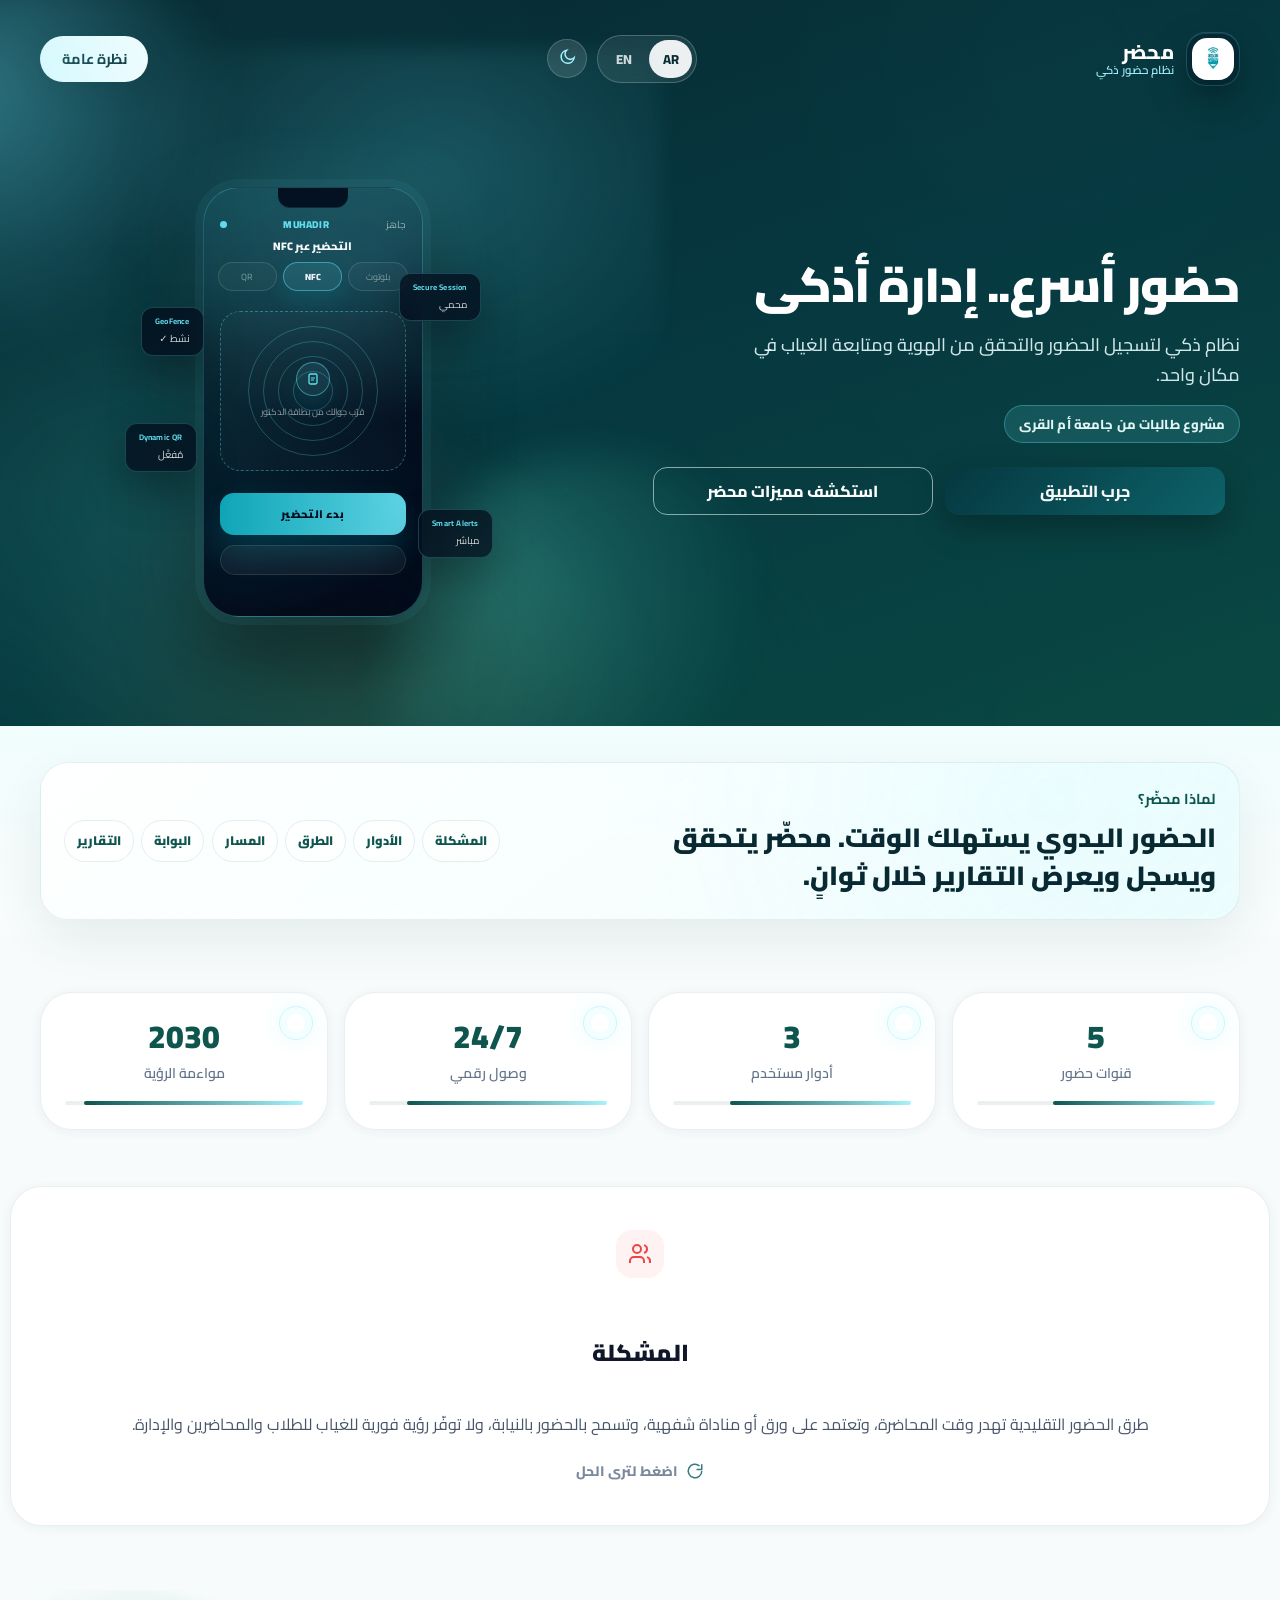
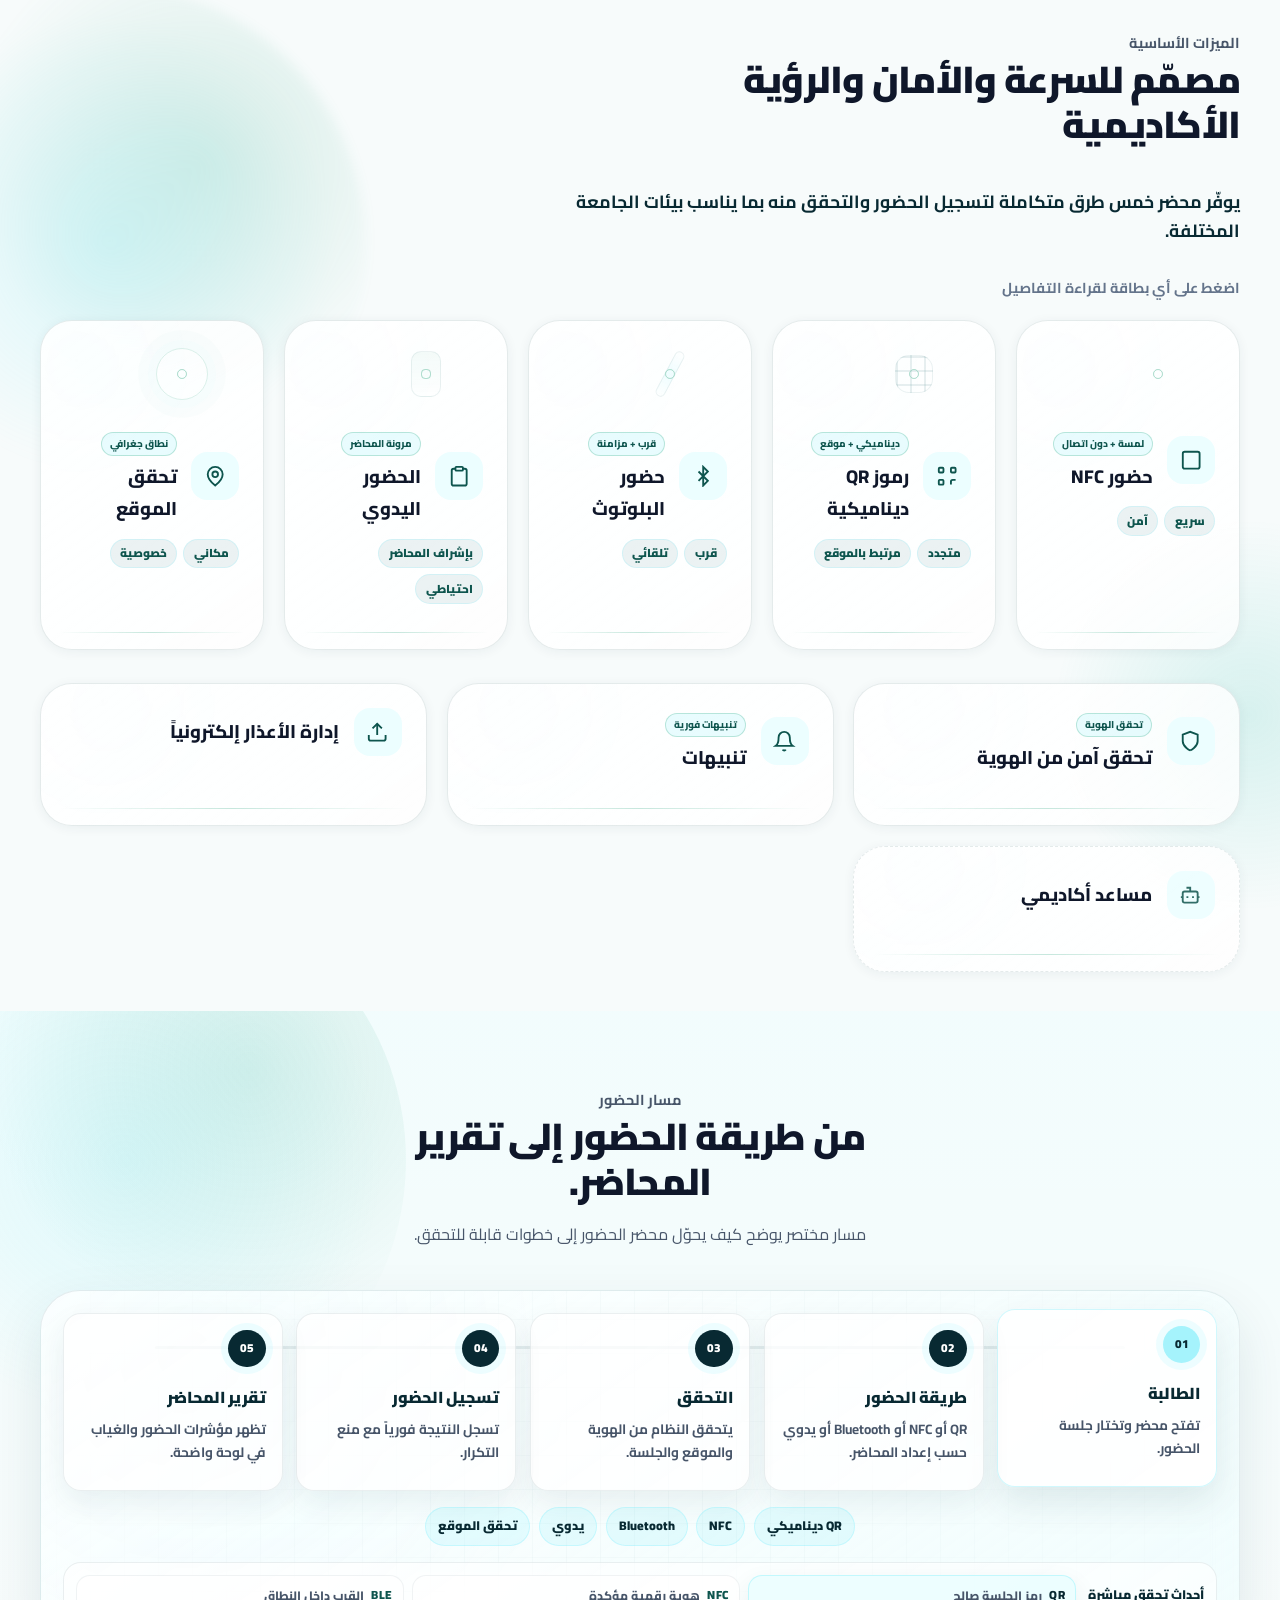
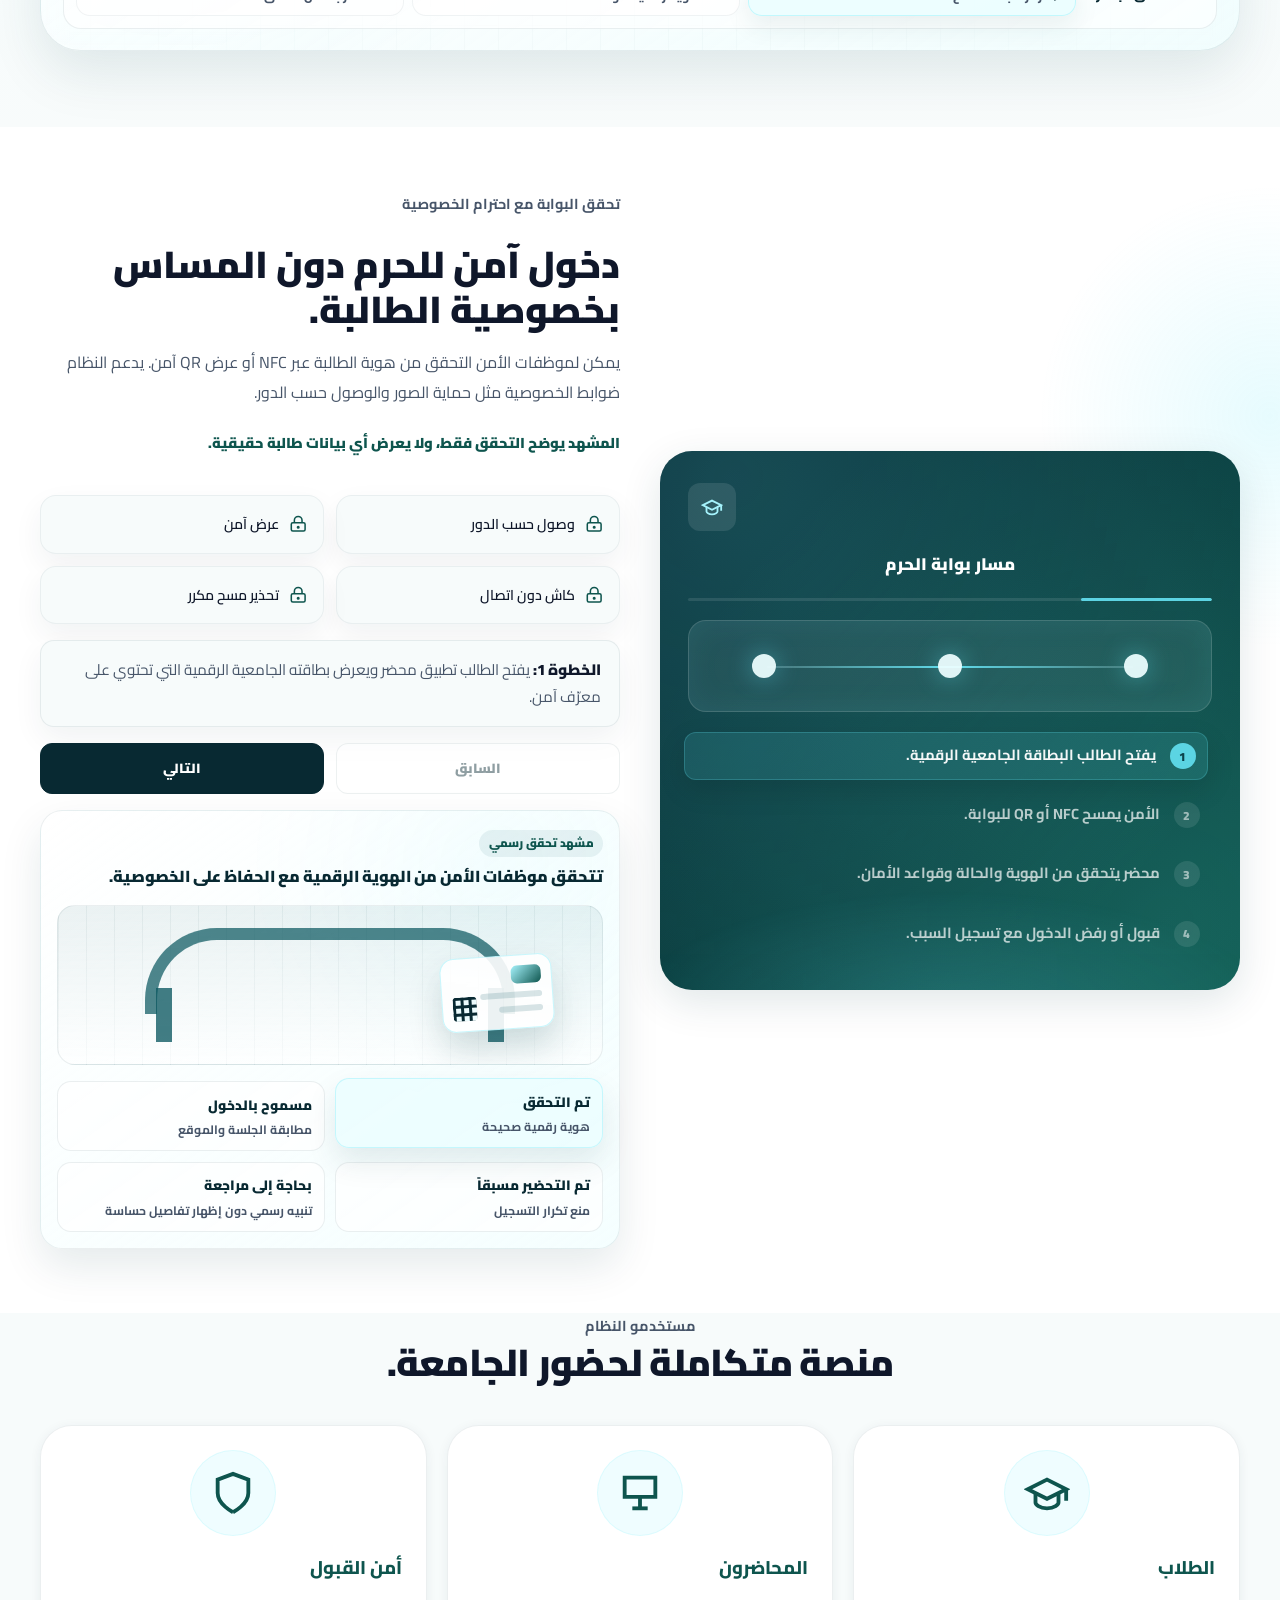
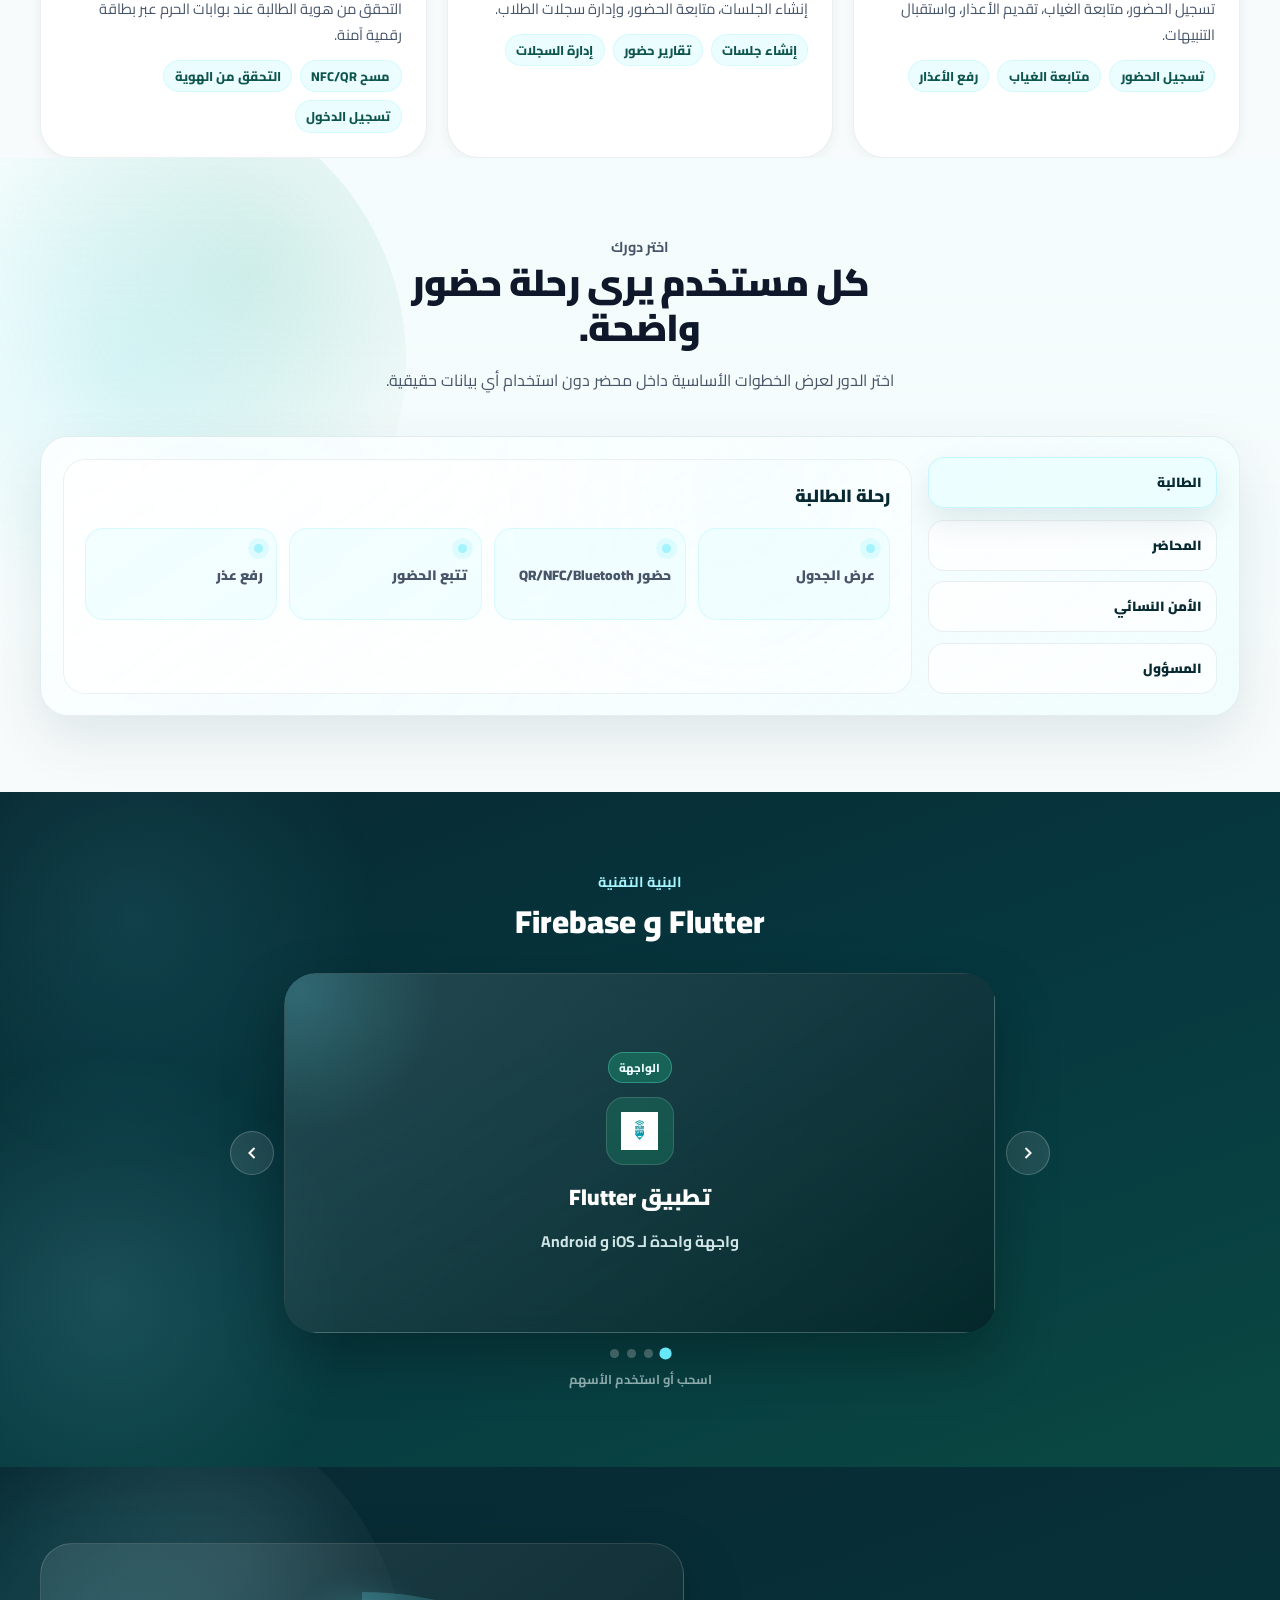
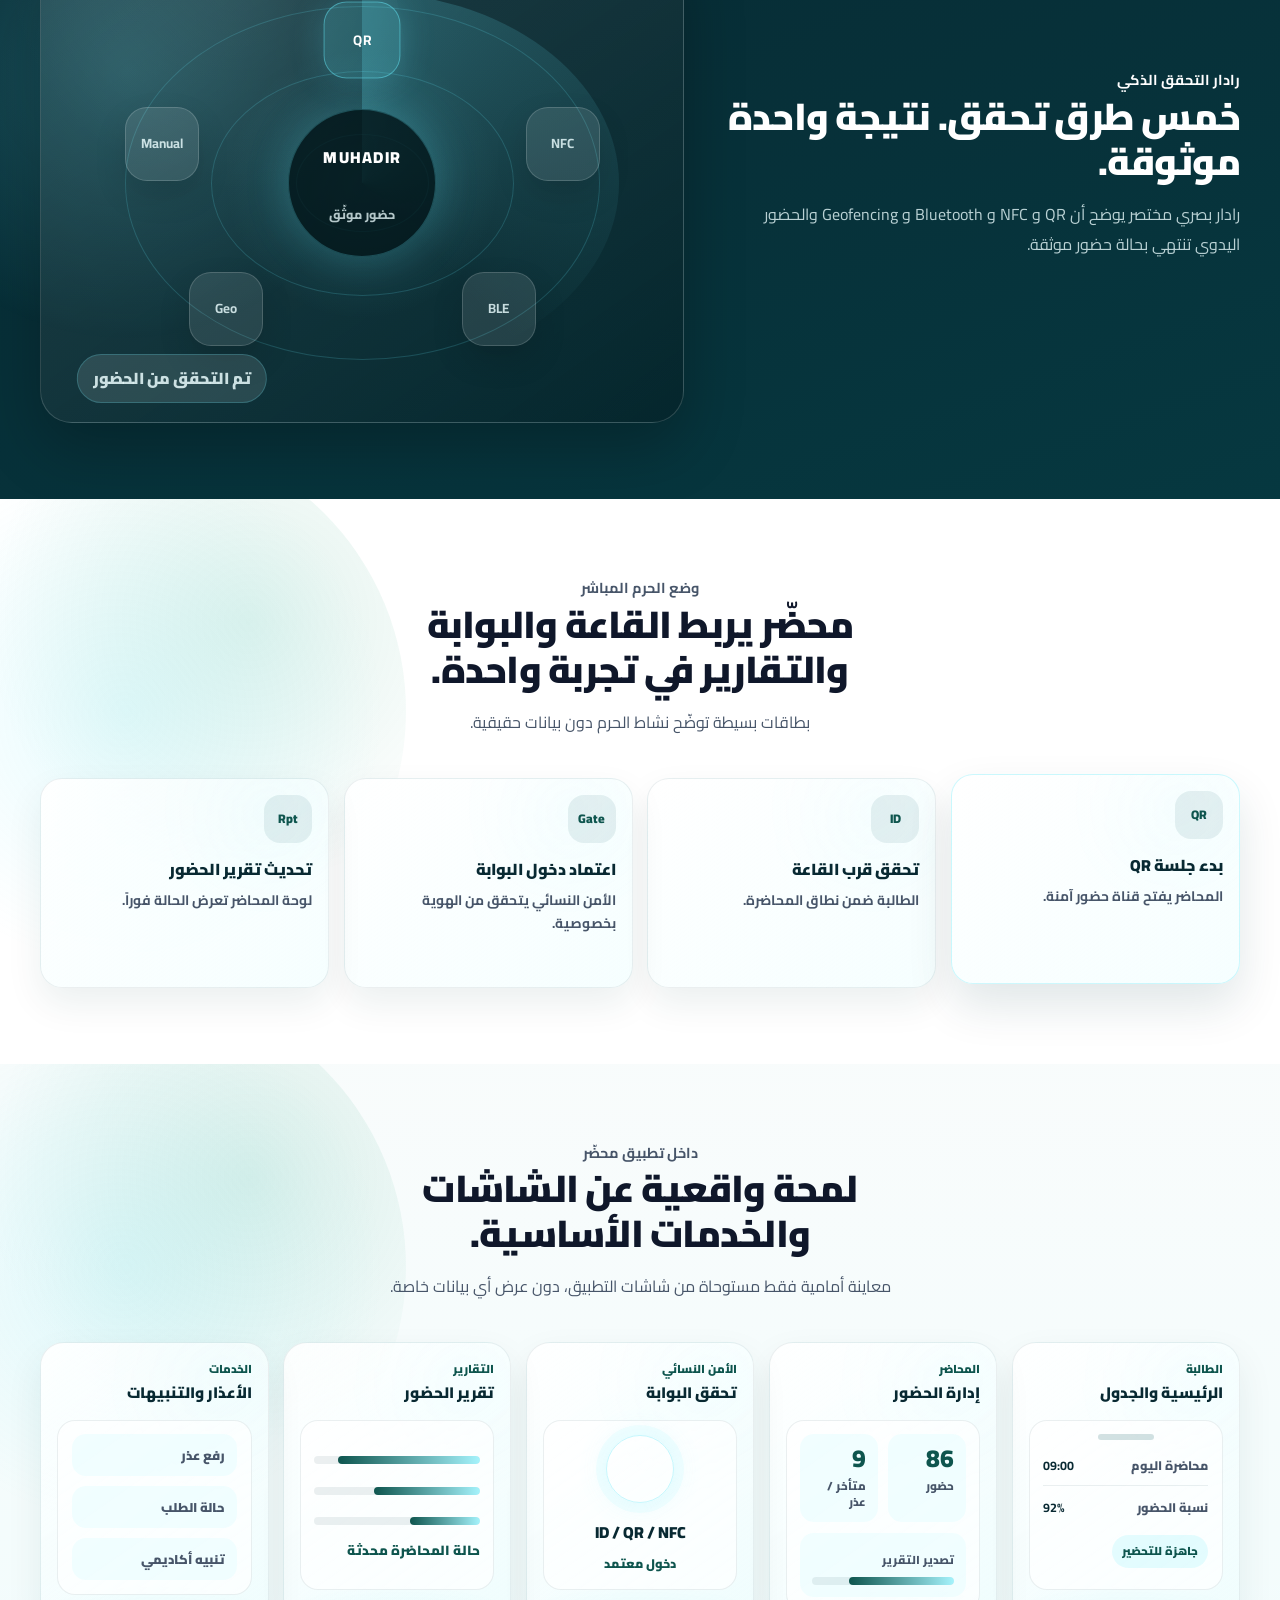
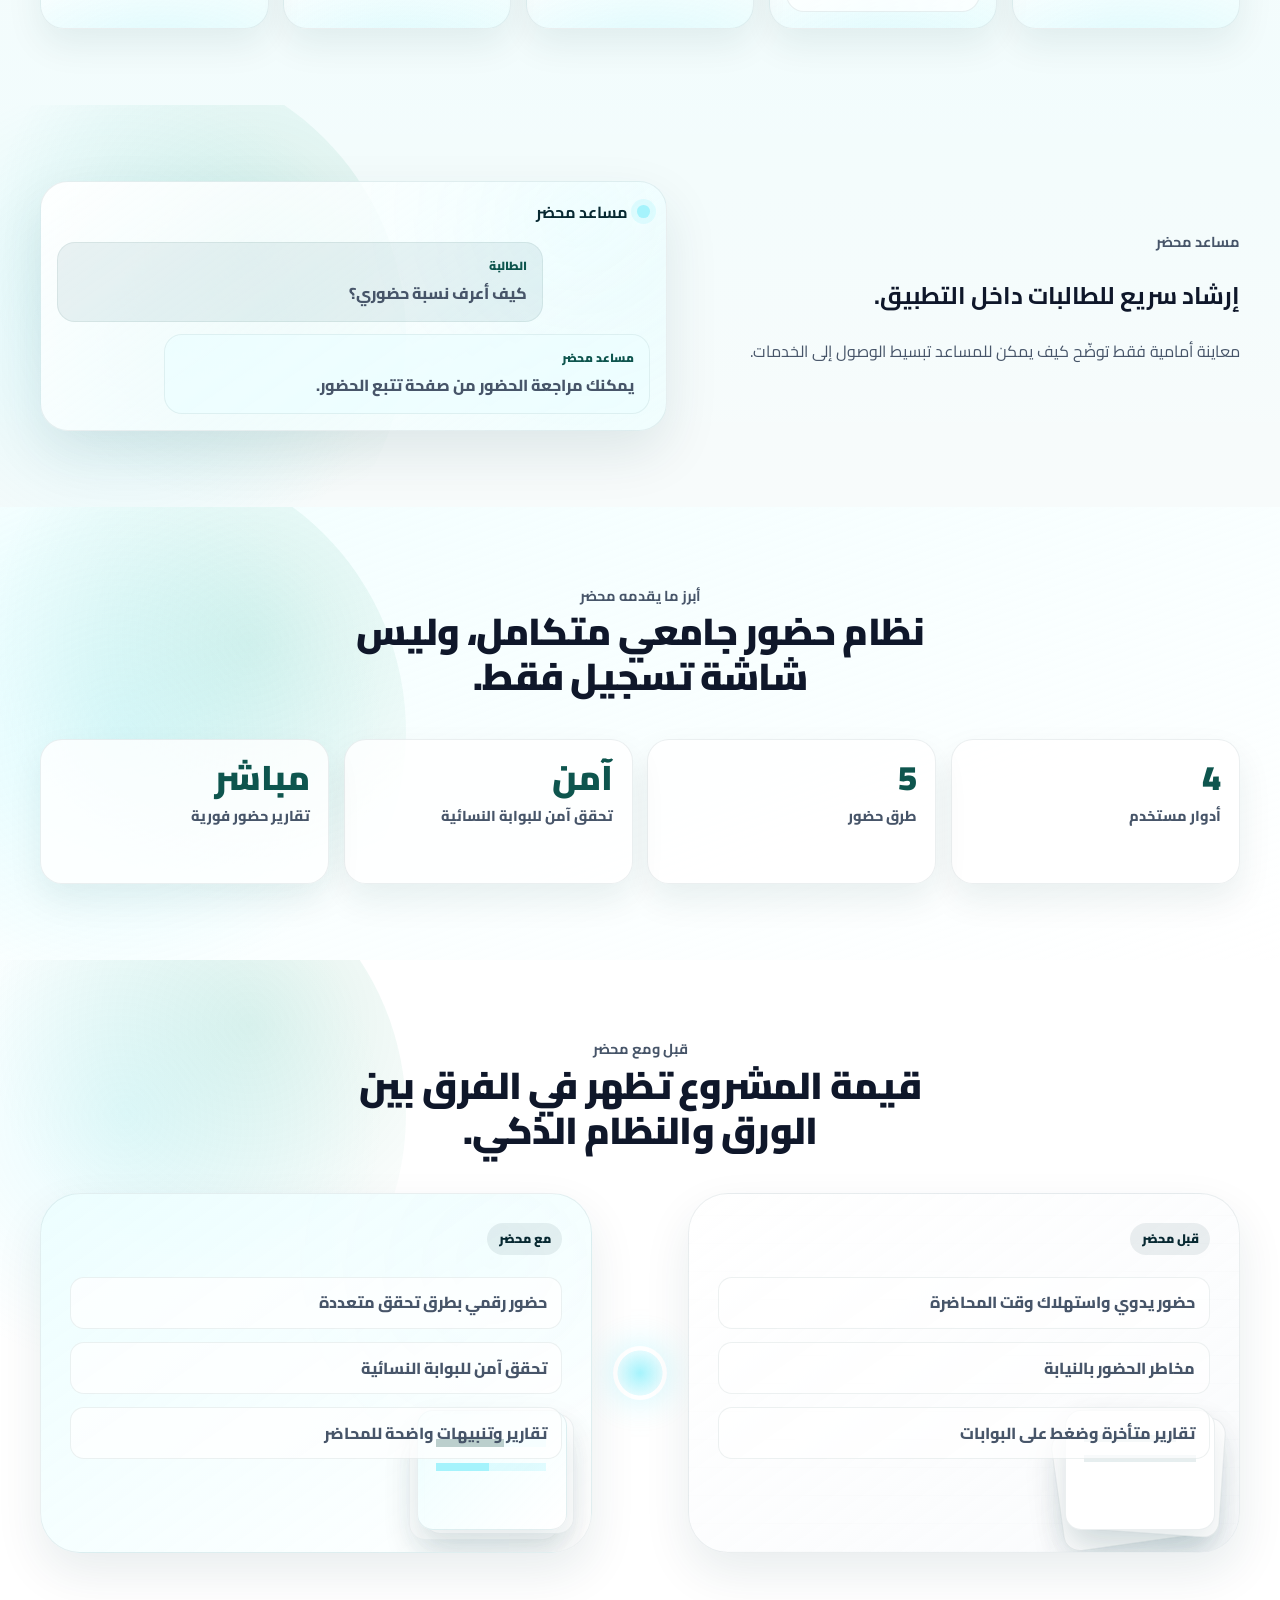
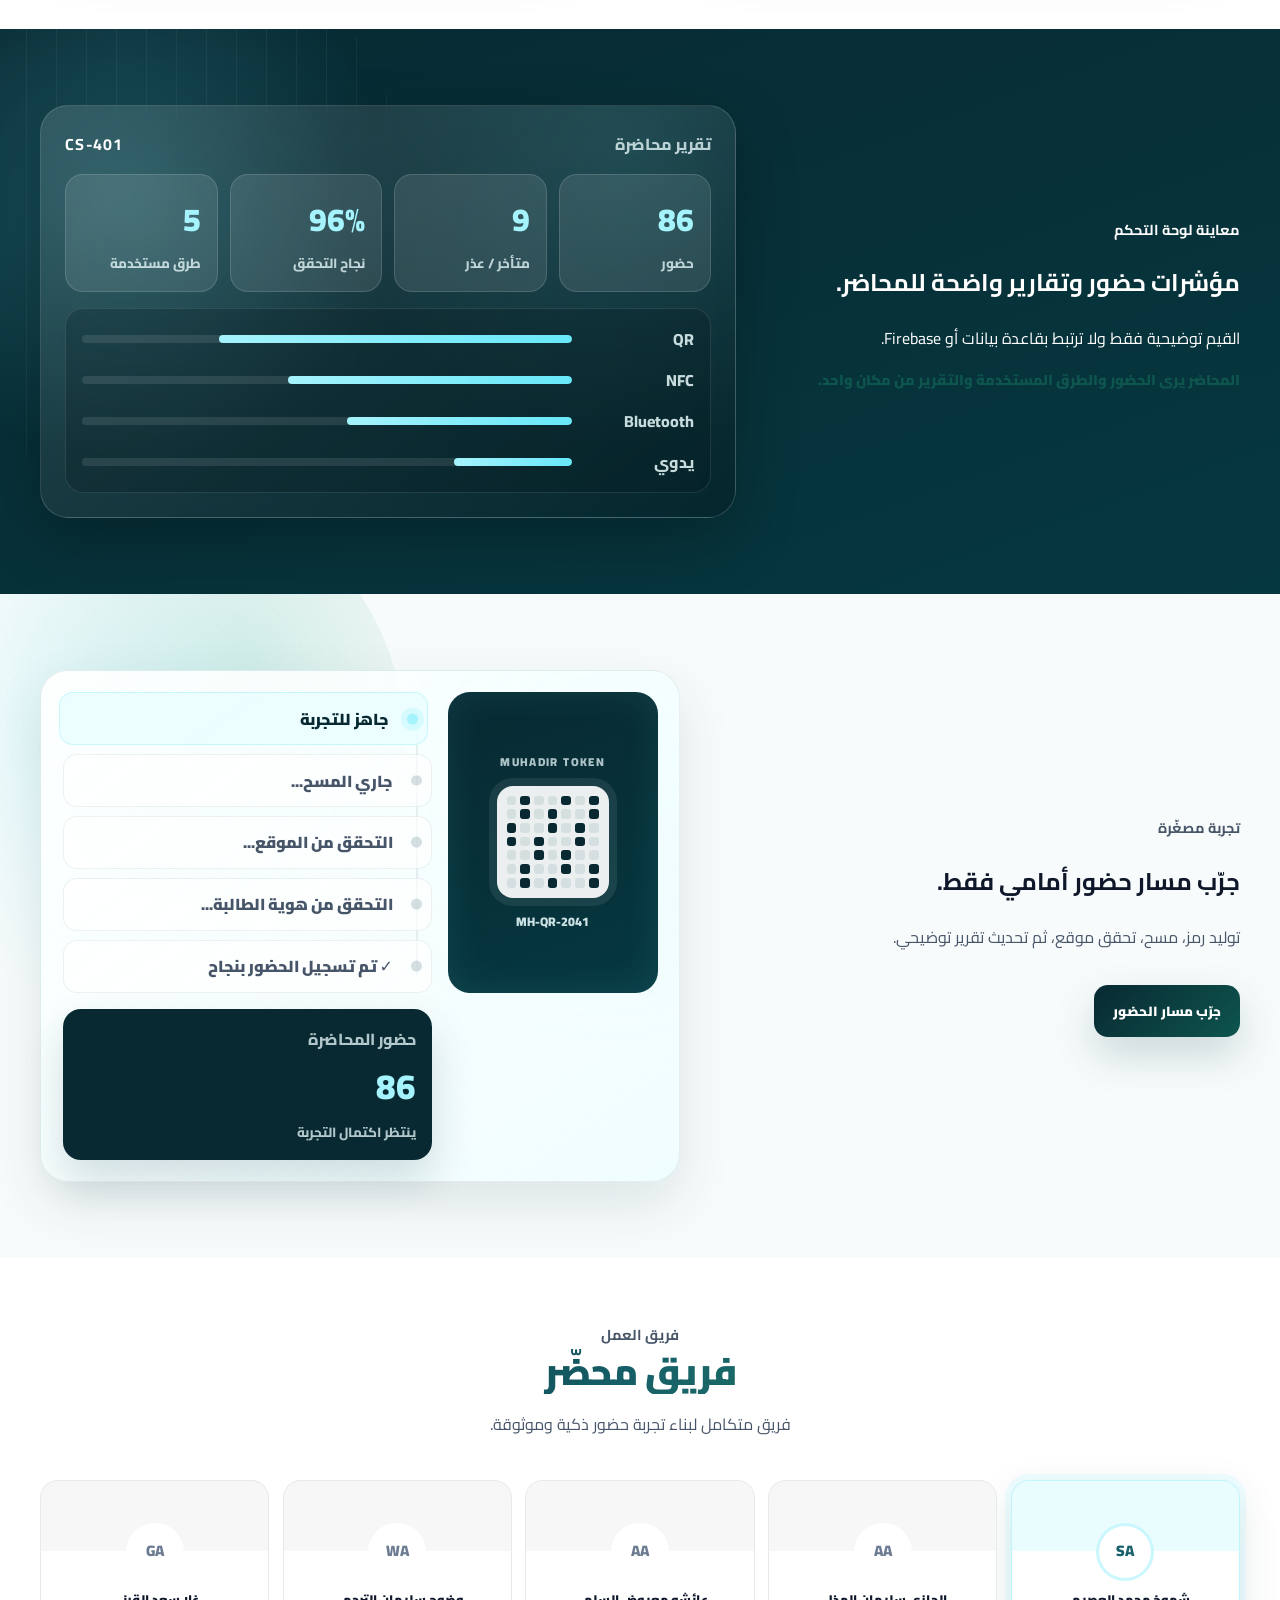
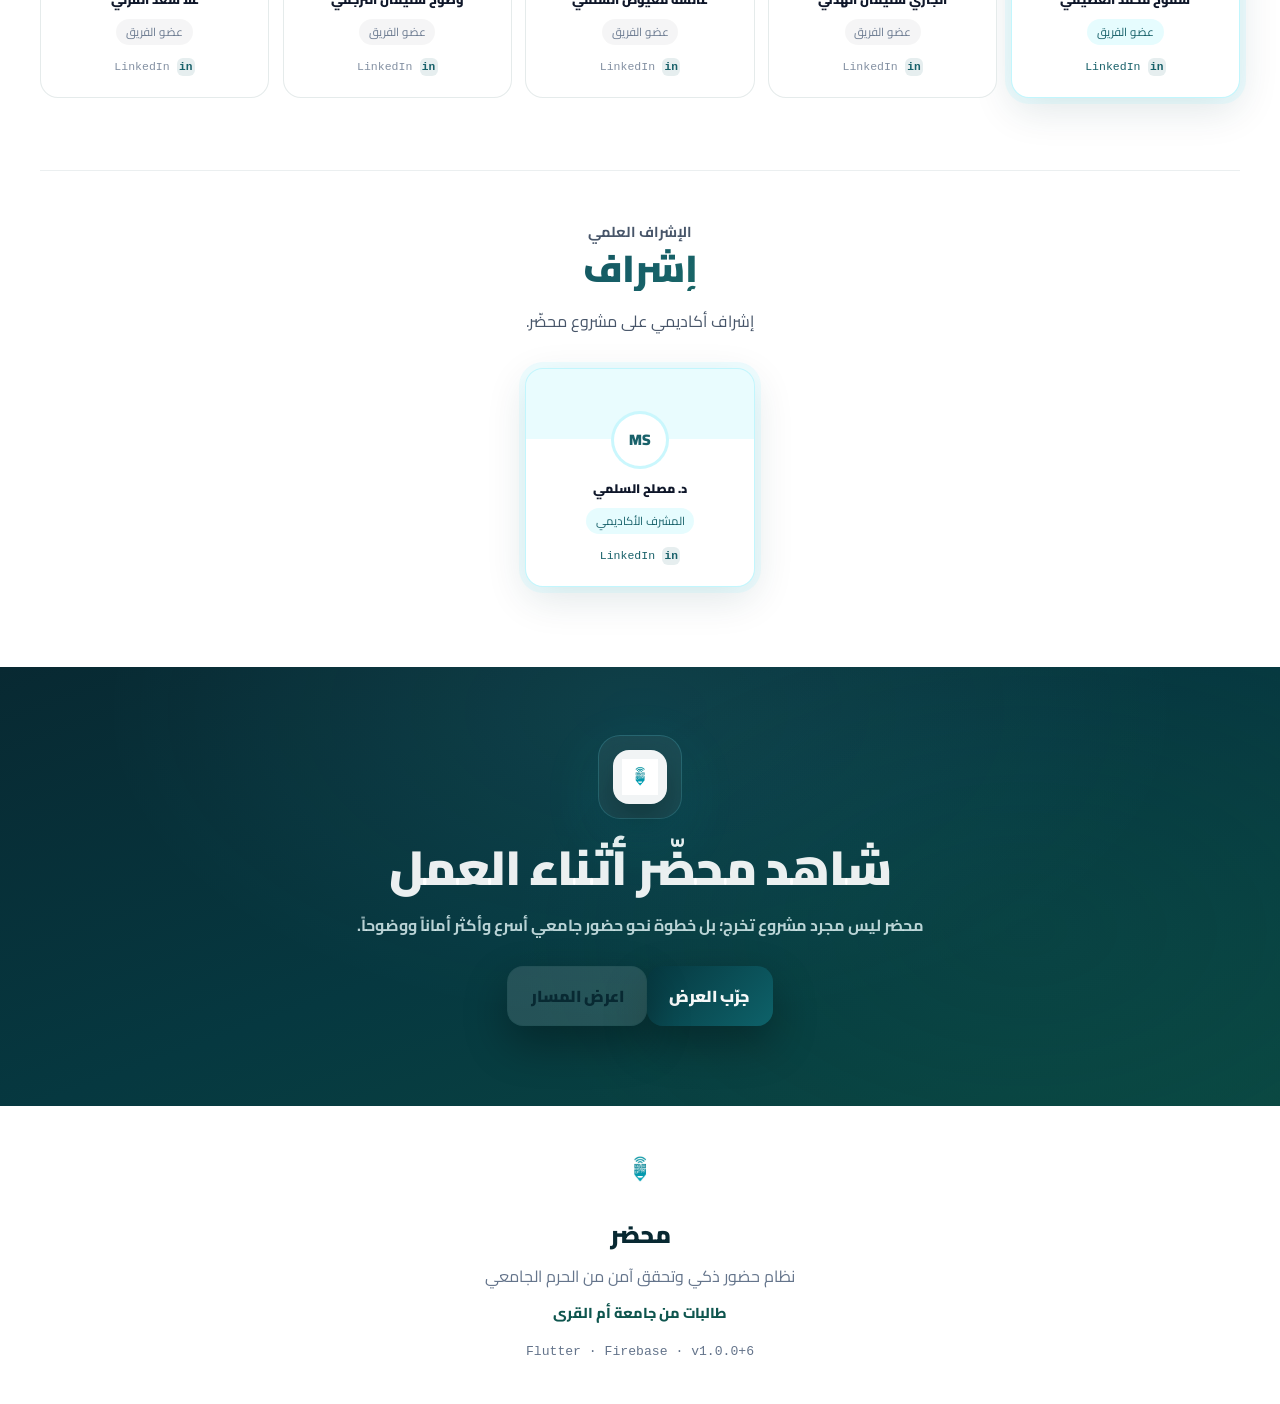
<file: docs/project-overview-dynamic/index.html>
<!DOCTYPE html>
<html lang="ar" dir="rtl">
<head>
  <meta charset="UTF-8" />
  <meta name="viewport" content="width=device-width, initial-scale=1.0" />
  <meta name="description" content="MUHADIR (محضر) — Smart university attendance with NFC, QR, BLE, smart alerts, excuse tracking, and secure campus verification." />
  <meta name="theme-color" content="#082932" />
  <title>محضر | MUHADIR — Project Overview</title>
  <link rel="icon" href="assets/images/app_icon.png" type="image/png" />
  <script>
    (function () {
      var p = location.pathname || "";
      var local = p.indexOf("project-overview") !== -1 || location.protocol === "file:";
      window.MUHADIR_ASSETS = local ? "assets/images/" : "/assets/images/";
      document.querySelectorAll("[data-muhadir-img]").forEach(function (img) {
        img.src = window.MUHADIR_ASSETS + img.getAttribute("data-muhadir-img");
      });
    })();
  </script>
  <link rel="preconnect" href="https://fonts.googleapis.com" />
  <link rel="preconnect" href="https://fonts.gstatic.com" crossorigin />
  <link href="https://fonts.googleapis.com/css2?family=Cairo:wght@400;500;600;700;800;900&display=swap" rel="stylesheet" />
  <link rel="stylesheet" href="styles.css" />
</head>
<body>
  <a class="skip-link" href="#main" data-ar="تخطي إلى المحتوى" data-en="Skip to content">تخطي إلى المحتوى</a>
  <div class="scroll-progress" id="scrollProgress" aria-hidden="true"></div>

  <main id="main">
    <section class="hero-panel" id="top">
      <div class="hero-panel-glow" aria-hidden="true"></div>
      <div class="container hero-panel-inner">
        <header class="hero-nav">
          <a href="#top" class="hero-nav__brand hero-brand">
            <span class="hero-brand-icon hero-brand-icon-img" aria-hidden="true">
              <img data-muhadir-img="app_icon.png" src="assets/images/app_icon.png" alt="" width="24" height="24" />
            </span>
            <span class="hero-brand-text">
              <span class="hero-brand-name" data-ar="محضر" data-en="MUHADIR">محضر</span>
              <span class="hero-brand-tag" data-ar="نظام حضور ذكي" data-en="Smart Attendance System">نظام حضور ذكي</span>
            </span>
          </a>
          <div class="hero-nav__center">
            <div class="lang-seg" role="group" aria-label="Language">
              <button type="button" class="lang-seg-btn" data-lang="ar">AR</button>
              <button type="button" class="lang-seg-btn" data-lang="en">EN</button>
            </div>
            <button type="button" class="theme-toggle" id="themeToggle" aria-label="Toggle dark mode" aria-pressed="false">
              <span class="theme-ico theme-ico-sun" aria-hidden="true">
                <svg viewBox="0 0 24 24" fill="none" stroke="currentColor" stroke-width="2">
                  <circle cx="12" cy="12" r="4" />
                  <path d="M12 2v2M12 20v2M4.93 4.93l1.41 1.41M17.66 17.66l1.41 1.41M2 12h2M20 12h2M4.93 19.07l1.41-1.41M17.66 6.34l1.41-1.41" />
                </svg>
              </span>
              <span class="theme-ico theme-ico-moon" aria-hidden="true">
                <svg viewBox="0 0 24 24" fill="none" stroke="currentColor" stroke-width="2">
                  <path d="M21 12.8A8.5 8.5 0 1 1 11.2 3a6.5 6.5 0 0 0 9.8 9.8Z" />
                </svg>
              </span>
            </button>
          </div>
          <span class="hero-nav__pill btn-pill btn-pill-light" data-ar="نظرة عامة" data-en="Project Overview">نظرة عامة</span>
        </header>

        <div class="hero-grid hero-grid-overview reveal">
          <div class="hero-copy muhadir-hero">
            <h1 class="muhadir-hero__title" data-ar="حضور أسرع.. إدارة أذكى" data-en="Faster attendance.. smarter management">
              حضور أسرع.. إدارة أذكى
            </h1>

            <p class="muhadir-hero__desc" data-ar="نظام ذكي لتسجيل الحضور والتحقق من الهوية ومتابعة الغياب في مكان واحد." data-en="A smart system for attendance logging, identity verification, and absence tracking—all in one place.">
              نظام ذكي لتسجيل الحضور والتحقق من الهوية ومتابعة الغياب في مكان واحد.
            </p>

            <p class="muhadir-hero__affiliation" data-ar="مشروع طالبات من جامعة أم القرى" data-en="A project by students from Umm Al-Qura University">
              مشروع طالبات من جامعة أم القرى
            </p>

            <div class="muhadir-hero__actions">
              <a
                class="muhadir-hero__btn muhadir-hero__btn--primary"
                href="https://muhadir-7f83e.firebaseapp.com/"
                target="_blank"
                rel="noopener noreferrer"
                data-ar="جرب التطبيق"
                data-en="Try the app"
              >جرب التطبيق</a>
              <a
                class="muhadir-hero__btn muhadir-hero__btn--secondary js-hero-scroll-features"
                href="#features"
                data-ar="استكشف مميزات محضر"
                data-en="Explore MUHADIR features"
              >استكشف مميزات محضر</a>
            </div>
          </div>

          <div class="hero-phone hero-scene reveal reveal-delay-1" aria-label="Floating phone preview">
            <div class="hero-tech-bg" aria-hidden="true">
              <div class="hero-mesh"></div>
              <div class="hero-gridlines"></div>
              <div class="hero-glow hero-glow-a"></div>
              <div class="hero-glow hero-glow-b"></div>
              <div class="hero-pulse">
                <span class="pulse p1"></span>
                <span class="pulse p2"></span>
                <span class="pulse p3"></span>
              </div>
              <div class="hero-particles">
                <span class="pt"></span><span class="pt"></span><span class="pt"></span><span class="pt"></span><span class="pt"></span><span class="pt"></span>
              </div>
            </div>

            <div class="phone-wrap">
              <div class="phone">
                <div class="phone-notch"></div>
                <div class="phone-header">
                  <span data-ar="جاهز" data-en="Ready">جاهز</span>
                  <span class="phone-brand">MUHADIR</span>
                  <span class="phone-dot" aria-hidden="true"></span>
                </div>

                <div class="phone-title" data-ar="التحضير عبر NFC" data-en="NFC Check-in">التحضير عبر NFC</div>

                <div class="tabs" role="tablist" aria-label="Methods">
                  <button class="tab" type="button" role="tab" aria-selected="false" data-method="ble" data-ar="بلوتوث" data-en="BLE">بلوتوث</button>
                  <button class="tab active" type="button" role="tab" aria-selected="true" data-method="nfc">NFC</button>
                  <button class="tab" type="button" role="tab" aria-selected="false" data-method="qr">QR</button>
                </div>

                <div class="nfc-zone" aria-hidden="true">
                  <div class="ring"></div>
                  <div class="ring"></div>
                  <div class="ring"></div>
                  <div class="ring"></div>
                  <div class="nfc-icon">
                    <svg width="16" height="16" viewBox="0 0 16 16" fill="none" aria-hidden="true">
                      <rect x="4" y="3" width="8" height="10" rx="1.5" stroke="currentColor" stroke-width="1.3" />
                      <line x1="6" y1="7" x2="10" y2="7" stroke="currentColor" stroke-width="1.2" />
                      <line x1="6" y1="9" x2="9" y2="9" stroke="currentColor" stroke-width="1.2" />
                    </svg>
                  </div>
                  <div class="nfc-label" data-ar="اقترب من المستشعر" data-en="Move closer to the sensor">اقترب من المستشعر</div>
                </div>

                <button type="button" class="phone-btn phone-checkin" data-ar="بدء التحضير" data-en="Start check-in">بدء التحضير</button>
                <div class="phone-result" role="status" aria-live="polite"></div>
              </div>

              <div class="badge badge-1" aria-hidden="true"><strong>GeoFence</strong><span data-ar="نشط ✓" data-en="Active ✓">نشط ✓</span></div>
              <div class="badge badge-2" aria-hidden="true"><strong>Dynamic QR</strong><span data-ar="مُفعَّل" data-en="Enabled">مُفعَّل</span></div>
              <div class="badge badge-3" aria-hidden="true"><strong>Smart Alerts</strong><span data-ar="مباشر" data-en="Live">مباشر</span></div>
              <div class="badge badge-4" aria-hidden="true"><strong>Secure Session</strong><span data-ar="محمي" data-en="Protected">محمي</span></div>
            </div>
          </div>
        </div>
      </div>
    </section>

    <section id="why-muhadir" class="opening-hook-section reveal" aria-label="Why MUHADIR matters">
      <div class="container opening-hook-card">
        <div class="opening-hook-copy">
          <p class="eyebrow" data-ar="لماذا محضّر؟" data-en="Why it matters">لماذا محضّر؟</p>
          <h2 data-ar="الحضور اليدوي يستهلك الوقت. محضّر يتحقق ويسجل ويعرض التقارير خلال ثوانٍ." data-en="Manual attendance wastes time. MUHADIR verifies, records, and reports attendance in seconds.">
            الحضور اليدوي يستهلك الوقت. محضّر يتحقق ويسجل ويعرض التقارير خلال ثوانٍ.
          </h2>
        </div>
        <div class="story-strip" aria-label="MUHADIR story flow">
          <a href="#about" data-ar="المشكلة" data-en="Problem">المشكلة</a>
          <a href="#role-journey" data-ar="الأدوار" data-en="Roles">الأدوار</a>
          <a href="#features" data-ar="الطرق" data-en="Methods">الطرق</a>
          <a href="#attendance-flow" data-ar="المسار" data-en="Workflow">المسار</a>
          <a href="#gate" data-ar="البوابة" data-en="Gate">البوابة</a>
          <a href="#live-dashboard" data-ar="التقارير" data-en="Reports">التقارير</a>
        </div>
      </div>
    </section>

    <section class="stats-section" aria-label="Statistics">
      <div class="container stats-grid" id="statsGrid"></div>
    </section>

    <section id="about" class="section-duo">
      <div class="container duo-grid duo-grid-flip">
        <div class="flip-scene reveal" id="problemSolutionCard" role="button" tabindex="0" aria-label="اضغط لعرض الحل" aria-pressed="false">
          <div class="flip-inner">
            <!-- Front: Problem -->
            <article class="flip-face flip-front">
              <div class="card-icon card-icon-red" aria-hidden="true">
                <svg viewBox="0 0 24 24" fill="none" stroke="currentColor" stroke-width="2"><path d="M16 21v-2a4 4 0 0 0-4-4H6a4 4 0 0 0-4 4v2"/><circle cx="9" cy="7" r="4"/><path d="M22 21v-2a4 4 0 0 0-3-3.87M16 3.13a4 4 0 0 1 0 7.75"/></svg>
              </div>
              <h2 data-ar="المشكلة" data-en="The Problem">المشكلة</h2>
              <p data-ar="طرق الحضور التقليدية تهدر وقت المحاضرة، وتعتمد على ورق أو مناداة شفهية، وتسمح بالحضور بالنيابة، ولا توفّر رؤية فورية للغياب للطلاب والمحاضرين والإدارة." data-en="Traditional university attendance methods waste lecture time, depend on paper sheets or verbal roll calls, allow proxy attendance, and do not provide real-time absence visibility for students, lecturers, and administrators.">
                طرق الحضور التقليدية تهدر وقت المحاضرة، وتعتمد على ورق أو مناداة شفهية، وتسمح بالحضور بالنيابة، ولا توفّر رؤية فورية للغياب للطلاب والمحاضرين والإدارة.
              </p>
              <div class="flip-hint">
                <svg viewBox="0 0 24 24" fill="none" stroke="currentColor" stroke-width="2" aria-hidden="true"><path d="M21 12a9 9 0 1 1-3-6.7"/><path d="M21 3v7h-7"/></svg>
                <span data-ar="اضغط لترى الحل" data-en="Tap to view the solution">اضغط لترى الحل</span>
              </div>
            </article>

            <!-- Back: Solution -->
            <article class="flip-face flip-back">
              <div class="flip-particles" aria-hidden="true"></div>
              <div class="card-icon card-icon-cyan" aria-hidden="true">
                <svg viewBox="0 0 24 24" fill="none" stroke="currentColor" stroke-width="2"><path d="M12 22s8-4 8-10V5l-8-3-8 3v7c0 6 8 10 8 10"/><path d="m9 12 2 2 4-4"/></svg>
              </div>
              <h2 data-ar="الحل" data-en="The Solution">الحل</h2>
              <div class="flip-divider" aria-hidden="true"></div>
              <p data-ar="محضر يوحّد الحضور داخل القاعات وعند بوابات الحرم عبر هوية رقمية آمنة، وقنوات تسجيل متعددة، وضوابط الخصوصية، ومراقبة غياب تلقائية." data-en="MUHADIR centralizes attendance inside classrooms and at campus gates through secure digital identity, multiple check-in methods, privacy controls, and automated absence monitoring.">
                محضر يوحّد الحضور داخل القاعات وعند بوابات الحرم عبر هوية رقمية آمنة، وقنوات تسجيل متعددة، وضوابط الخصوصية، ومراقبة غياب تلقائية.
              </p>
            </article>
          </div>
        </div>
      </div>
    </section>

    <section id="features" class="section-features">
      <div class="container">
        <header class="section-intro reveal">
          <p class="eyebrow" data-ar="الميزات الأساسية" data-en="Core Features">الميزات الأساسية</p>
          <h2 data-ar="مصمّم للسرعة والأمان والرؤية الأكاديمية" data-en="Built for speed, security, and academic visibility">مصمّم للسرعة والأمان والرؤية الأكاديمية</h2>
        </header>

        <p class="attendance-methods__lead reveal" data-ar="يوفّر محضر خمس طرق متكاملة لتسجيل الحضور والتحقق منه بما يناسب بيئات الجامعة المختلفة." data-en="MUHADIR offers five integrated ways to record and verify attendance across different university settings.">
          يوفّر محضر خمس طرق متكاملة لتسجيل الحضور والتحقق منه بما يناسب بيئات الجامعة المختلفة.
        </p>
        <p class="features-hint reveal" data-ar="اضغط على أي بطاقة لقراءة التفاصيل" data-en="Tap a card to read details">اضغط على أي بطاقة لقراءة التفاصيل</p>
        <div class="methods-four" id="attendanceMethodsGrid"></div>

        <div class="features-grid" id="featuresGrid"></div>
      </div>
    </section>

    <section id="attendance-flow" class="section-workflow dynamic-phase-block">
      <div class="container">
        <header class="section-intro section-intro-center reveal">
          <p class="eyebrow" data-ar="مسار الحضور" data-en="Attendance Flow">مسار الحضور</p>
          <h2 data-ar="من طريقة الحضور إلى تقرير المحاضر." data-en="From attendance method to lecturer report.">من طريقة الحضور إلى تقرير المحاضر.</h2>
          <p data-ar="مسار مختصر يوضح كيف يحوّل محضر الحضور إلى خطوات قابلة للتحقق." data-en="A short flow showing how MUHADIR makes attendance verifiable.">مسار مختصر يوضح كيف يحوّل محضر الحضور إلى خطوات قابلة للتحقق.</p>
        </header>

        <div class="workflow-shell reveal" id="attendanceWorkflow">
          <div class="workflow-ambient" aria-hidden="true"></div>
          <div class="workflow-track" aria-label="MUHADIR attendance workflow">
            <article class="workflow-step active" data-flow-step="0">
              <span class="workflow-step__num">01</span>
              <h3 data-ar="الطالبة" data-en="Student">الطالبة</h3>
              <p data-ar="تفتح محضر وتختار جلسة الحضور." data-en="Opens MUHADIR and selects the attendance session.">تفتح محضر وتختار جلسة الحضور.</p>
            </article>
            <article class="workflow-step" data-flow-step="1">
              <span class="workflow-step__num">02</span>
              <h3 data-ar="طريقة الحضور" data-en="Attendance Method">طريقة الحضور</h3>
              <p data-ar="QR أو NFC أو Bluetooth أو يدوي حسب إعداد المحاضر." data-en="QR, NFC, Bluetooth, or manual based on lecturer setup.">QR أو NFC أو Bluetooth أو يدوي حسب إعداد المحاضر.</p>
            </article>
            <article class="workflow-step" data-flow-step="2">
              <span class="workflow-step__num">03</span>
              <h3 data-ar="التحقق" data-en="Verification">التحقق</h3>
              <p data-ar="يتحقق النظام من الهوية والموقع والجلسة." data-en="The system checks identity, location, and session rules.">يتحقق النظام من الهوية والموقع والجلسة.</p>
            </article>
            <article class="workflow-step" data-flow-step="3">
              <span class="workflow-step__num">04</span>
              <h3 data-ar="تسجيل الحضور" data-en="Recorded">تسجيل الحضور</h3>
              <p data-ar="تسجل النتيجة فورياً مع منع التكرار." data-en="The result is recorded instantly with repeat prevention.">تسجل النتيجة فورياً مع منع التكرار.</p>
            </article>
            <article class="workflow-step" data-flow-step="4">
              <span class="workflow-step__num">05</span>
              <h3 data-ar="تقرير المحاضر" data-en="Lecturer Report">تقرير المحاضر</h3>
              <p data-ar="تظهر مؤشرات الحضور والغياب في لوحة واضحة." data-en="Attendance and absence indicators appear in a clear report.">تظهر مؤشرات الحضور والغياب في لوحة واضحة.</p>
            </article>
          </div>
          <div class="workflow-methods" aria-label="Supported attendance methods">
            <span data-ar="QR ديناميكي" data-en="Dynamic QR">QR ديناميكي</span>
            <span data-ar="NFC" data-en="NFC">NFC</span>
            <span data-ar="Bluetooth" data-en="Bluetooth">Bluetooth</span>
            <span data-ar="يدوي" data-en="Manual">يدوي</span>
            <span data-ar="تحقق الموقع" data-en="Geofence check">تحقق الموقع</span>
          </div>
          <div class="verification-status-strip" id="verificationStatusStrip" aria-live="polite">
            <span class="verification-status-label" data-ar="أحداث تحقق مباشرة" data-en="Live verification events">أحداث تحقق مباشرة</span>
            <div class="verification-events">
              <span class="verification-event active" data-status-event="0"><b>QR</b><em data-ar="رمز الجلسة صالح" data-en="Session token valid">رمز الجلسة صالح</em></span>
              <span class="verification-event" data-status-event="1"><b>NFC</b><em data-ar="هوية رقمية مؤكدة" data-en="Digital ID verified">هوية رقمية مؤكدة</em></span>
              <span class="verification-event" data-status-event="2"><b>BLE</b><em data-ar="القرب داخل النطاق" data-en="Proximity in range">القرب داخل النطاق</em></span>
            </div>
          </div>
        </div>
      </div>
    </section>

    <section id="gate" class="section-gate">
      <div class="container gate-grid">
        <aside class="gate-left reveal reveal-delay-1" aria-label="Gate flow interactive panel">
          <div class="gate-left-icon" aria-hidden="true">
            <svg viewBox="0 0 24 24" fill="none" stroke="currentColor" stroke-width="2"><path d="M22 10v6M2 10l10-5 10 5-10 5z"/><path d="M6 12v5c0 1 2 3 6 3s6-2 6-3v-5"/></svg>
          </div>
          <h3 class="gate-left-title" data-ar="مسار بوابة الحرم" data-en="Campus Gate Flow">مسار بوابة الحرم</h3>
          <div class="gate-progress" aria-hidden="true"><div class="gate-progress-fill" id="gateProg"></div></div>
          <div class="gate-steps-panel" id="gateStepsPanel" aria-label="Steps"></div>
        </aside>

        <div class="gate-right reveal">
          <div class="gate-copy">
            <p class="eyebrow" data-ar="تحقق البوابة مع احترام الخصوصية" data-en="Privacy-Aware Gate Verification">تحقق البوابة مع احترام الخصوصية</p>
            <h2 data-ar="دخول آمن للحرم دون المساس بخصوصية الطالبة." data-en="Secure campus access without compromising student privacy.">دخول آمن للحرم دون المساس بخصوصية الطالبة.</h2>
            <p data-ar="يمكن لموظفات الأمن التحقق من هوية الطالبة عبر NFC أو عرض QR آمن. يدعم النظام ضوابط الخصوصية مثل حماية الصور والوصول حسب الدور." data-en="Female security officers can verify student identity through NFC or QR-based secure display. The system supports privacy controls such as protected student photos and role-based access.">
              يمكن لموظفات الأمن التحقق من هوية الطالبة عبر NFC أو عرض QR آمن. يدعم النظام ضوابط الخصوصية مثل حماية الصور والوصول حسب الدور.
            </p>
            <p class="section-micro-copy" data-ar="المشهد يوضح التحقق فقط، ولا يعرض أي بيانات طالبة حقيقية." data-en="The scene explains verification only and does not show real student data.">المشهد يوضح التحقق فقط، ولا يعرض أي بيانات طالبة حقيقية.</p>
          </div>

          <div class="gate-tags-grid" id="gateTags"></div>

          <div class="gate-detail" aria-live="polite">
            <p id="gateDetailText"></p>
          </div>

          <div class="gate-nav">
            <button type="button" class="gate-btn" id="gatePrev" disabled data-ar="السابق" data-en="Prev">السابق</button>
            <button type="button" class="gate-btn gate-btn-primary" id="gateNext" data-ar="التالي" data-en="Next">التالي</button>
          </div>

          <div class="security-verification-scene reveal" id="femaleSecurityScene" aria-label="Female security verification scene">
            <div class="security-scene-copy">
              <span class="security-scene-kicker" data-ar="مشهد تحقق رسمي" data-en="Official verification scene">مشهد تحقق رسمي</span>
              <h3 data-ar="تتحقق موظفات الأمن من الهوية الرقمية مع الحفاظ على الخصوصية." data-en="Female Security staff verify digital identity with privacy controls.">تتحقق موظفات الأمن من الهوية الرقمية مع الحفاظ على الخصوصية.</h3>
            </div>
            <div class="campus-gate-visual" aria-hidden="true">
              <div class="campus-gate-arch"></div>
              <div class="campus-gate-pillars"></div>
              <div class="security-id-card">
                <span class="security-id-chip"></span>
                <span class="security-id-line"></span>
                <span class="security-id-line short"></span>
                <span class="security-qr-mini"></span>
              </div>
              <div class="security-scan-beam"></div>
            </div>
            <div class="security-result-stack" aria-live="polite">
              <div class="security-status-card active" data-gate-state="0">
                <strong data-ar="تم التحقق" data-en="Verified">تم التحقق</strong>
                <span data-ar="هوية رقمية صحيحة" data-en="Valid digital identity">هوية رقمية صحيحة</span>
              </div>
              <div class="security-status-card" data-gate-state="1">
                <strong data-ar="مسموح بالدخول" data-en="Allowed">مسموح بالدخول</strong>
                <span data-ar="مطابقة الجلسة والموقع" data-en="Session and location matched">مطابقة الجلسة والموقع</span>
              </div>
              <div class="security-status-card" data-gate-state="2">
                <strong data-ar="تم التحضير مسبقاً" data-en="Already checked">تم التحضير مسبقاً</strong>
                <span data-ar="منع تكرار التسجيل" data-en="Repeat check-in prevented">منع تكرار التسجيل</span>
              </div>
              <div class="security-status-card" data-gate-state="3">
                <strong data-ar="بحاجة إلى مراجعة" data-en="Needs review">بحاجة إلى مراجعة</strong>
                <span data-ar="تنبيه رسمي دون إظهار تفاصيل حساسة" data-en="Official alert without sensitive details">تنبيه رسمي دون إظهار تفاصيل حساسة</span>
              </div>
            </div>
          </div>
        </div>
      </div>
    </section>

    <section id="roles" class="section-users">
      <div class="container">
        <header class="section-intro section-intro-center reveal">
          <p class="eyebrow" data-ar="مستخدمو النظام" data-en="System Users">مستخدمو النظام</p>
          <h2 data-ar="منصة متكاملة لحضور الجامعة." data-en="One integrated platform for university attendance.">منصة متكاملة لحضور الجامعة.</h2>
        </header>
        <div class="users-grid" id="usersGrid"></div>
      </div>
    </section>

    <section id="role-journey" class="section-role-journey dynamic-phase-block">
      <div class="container">
        <header class="section-intro section-intro-center reveal">
          <p class="eyebrow" data-ar="اختر دورك" data-en="Choose Your Role">اختر دورك</p>
          <h2 data-ar="كل مستخدم يرى رحلة حضور واضحة." data-en="Every user gets a clear attendance journey.">كل مستخدم يرى رحلة حضور واضحة.</h2>
          <p data-ar="اختر الدور لعرض الخطوات الأساسية داخل محضر دون استخدام أي بيانات حقيقية." data-en="Choose a role to preview the core MUHADIR steps with no real user data.">اختر الدور لعرض الخطوات الأساسية داخل محضر دون استخدام أي بيانات حقيقية.</p>
        </header>

        <div class="role-journey-shell reveal" id="roleJourney">
          <div class="role-selector" role="tablist" aria-label="MUHADIR roles">
            <button type="button" class="role-tab active" data-role-tab="student" role="tab" aria-selected="true" data-ar="الطالبة" data-en="Student">الطالبة</button>
            <button type="button" class="role-tab" data-role-tab="lecturer" role="tab" aria-selected="false" data-ar="المحاضر" data-en="Lecturer">المحاضر</button>
            <button type="button" class="role-tab" data-role-tab="security" role="tab" aria-selected="false" data-ar="الأمن النسائي" data-en="Female Security">الأمن النسائي</button>
            <button type="button" class="role-tab" data-role-tab="admin" role="tab" aria-selected="false" data-ar="المسؤول" data-en="Admin">المسؤول</button>
          </div>

          <div class="role-panels">
            <article class="role-panel active" data-role-panel="student">
              <h3 data-ar="رحلة الطالبة" data-en="Student Journey">رحلة الطالبة</h3>
              <div class="role-steps">
                <span data-ar="عرض الجدول" data-en="View schedule">عرض الجدول</span>
                <span data-ar="حضور QR/NFC/Bluetooth" data-en="Attend by QR/NFC/Bluetooth">حضور QR/NFC/Bluetooth</span>
                <span data-ar="تتبع الحضور" data-en="Track attendance">تتبع الحضور</span>
                <span data-ar="رفع عذر" data-en="Submit excuse">رفع عذر</span>
              </div>
            </article>
            <article class="role-panel" data-role-panel="lecturer">
              <h3 data-ar="رحلة المحاضر" data-en="Lecturer Journey">رحلة المحاضر</h3>
              <div class="role-steps">
                <span data-ar="بدء الجلسة" data-en="Start session">بدء الجلسة</span>
                <span data-ar="متابعة الحضور" data-en="Monitor attendance">متابعة الحضور</span>
                <span data-ar="تعديل السجلات" data-en="Edit records">تعديل السجلات</span>
                <span data-ar="تصدير التقرير" data-en="Export report">تصدير التقرير</span>
              </div>
            </article>
            <article class="role-panel" data-role-panel="security">
              <h3 data-ar="رحلة الأمن النسائي" data-en="Female Security Journey">رحلة الأمن النسائي</h3>
              <div class="role-steps">
                <span data-ar="مسح ID/QR/NFC" data-en="Scan ID/QR/NFC">مسح ID/QR/NFC</span>
                <span data-ar="تحقق البوابة" data-en="Verify gate access">تحقق البوابة</span>
                <span data-ar="حفظ سجل التحقق" data-en="Save verification record">حفظ سجل التحقق</span>
              </div>
            </article>
            <article class="role-panel" data-role-panel="admin">
              <h3 data-ar="رحلة المسؤول" data-en="Admin Journey">رحلة المسؤول</h3>
              <div class="role-steps">
                <span data-ar="إدارة المستخدمين والبيانات" data-en="Manage users/data">إدارة المستخدمين والبيانات</span>
                <span data-ar="متابعة النظام" data-en="Monitor system">متابعة النظام</span>
                <span data-ar="دعم العمليات" data-en="Support operations">دعم العمليات</span>
              </div>
            </article>
          </div>
        </div>
      </div>
    </section>

    <section id="stack" class="section-stack">
      <div class="section-stack__glow" aria-hidden="true"></div>
      <div class="container stack-layout">
        <header class="stack-head reveal">
          <p class="eyebrow eyebrow-light" data-ar="البنية التقنية" data-en="Technology Stack">البنية التقنية</p>
          <h2 data-ar="Flutter و Firebase" data-en="Flutter &amp; Firebase">Flutter و Firebase</h2>
        </header>
        <div class="stack-swap reveal" id="stackSwap">
          <div class="stack-swap__shell">
            <button type="button" class="stack-swap__arrow stack-swap__arrow--prev" id="stackPrev" aria-label="السابق">
              <svg viewBox="0 0 24 24" fill="none" stroke="currentColor" stroke-width="2.5" aria-hidden="true"><path d="m15 18-6-6 6-6"/></svg>
            </button>
            <div class="stack-swap__viewport" id="stackViewport">
              <div class="stack-swap__track" id="stackTrack" aria-live="polite"></div>
            </div>
            <button type="button" class="stack-swap__arrow stack-swap__arrow--next" id="stackNext" aria-label="التالي">
              <svg viewBox="0 0 24 24" fill="none" stroke="currentColor" stroke-width="2.5" aria-hidden="true"><path d="m9 18 6-6-6-6"/></svg>
            </button>
          </div>
          <div class="stack-swap__dots" id="stackDots" role="tablist" aria-label="Technology stack"></div>
          <p class="stack-swap__hint" data-ar="اسحب أو استخدم الأسهم" data-en="Swipe or use arrows">اسحب أو استخدم الأسهم</p>
        </div>
      </div>
    </section>

    <section id="smart-radar" class="section-smart-radar dynamic-phase-block">
      <div class="container radar-layout">
        <header class="section-intro reveal">
          <p class="eyebrow" data-ar="رادار التحقق الذكي" data-en="Smart Verification Radar">رادار التحقق الذكي</p>
          <h2 data-ar="خمس طرق تحقق. نتيجة واحدة موثوقة." data-en="Five verification methods. One trusted result.">خمس طرق تحقق. نتيجة واحدة موثوقة.</h2>
          <p data-ar="رادار بصري مختصر يوضح أن QR و NFC و Bluetooth و Geofencing والحضور اليدوي تنتهي بحالة حضور موثقة." data-en="A compact visual showing QR, NFC, Bluetooth, Geofencing, and Manual check-in ending in verified attendance.">رادار بصري مختصر يوضح أن QR و NFC و Bluetooth و Geofencing والحضور اليدوي تنتهي بحالة حضور موثقة.</p>
        </header>
        <div class="radar-card reveal" id="smartVerificationRadar" aria-label="Smart verification radar">
          <div class="radar-ring" aria-hidden="true"></div>
          <div class="radar-core">
            <strong>MUHADIR</strong>
            <span data-ar="حضور موثّق" data-en="Verified Attendance">حضور موثّق</span>
          </div>
          <button type="button" class="radar-method active" data-radar-method="0"><b>QR</b></button>
          <button type="button" class="radar-method" data-radar-method="1"><b>NFC</b></button>
          <button type="button" class="radar-method" data-radar-method="2"><b>BLE</b></button>
          <button type="button" class="radar-method" data-radar-method="3"><b>Geo</b></button>
          <button type="button" class="radar-method" data-radar-method="4"><b>Manual</b></button>
          <div class="radar-verified-pill" data-ar="تم التحقق من الحضور" data-en="Verified Attendance">تم التحقق من الحضور</div>
        </div>
      </div>
    </section>

    <section id="campus-mode" class="section-campus-mode dynamic-phase-block">
      <div class="container">
        <header class="section-intro section-intro-center reveal">
          <p class="eyebrow" data-ar="وضع الحرم المباشر" data-en="Live Campus Mode">وضع الحرم المباشر</p>
          <h2 data-ar="محضّر يربط القاعة والبوابة والتقارير في تجربة واحدة." data-en="MUHADIR connects lecture halls, gates, and reports in one experience.">محضّر يربط القاعة والبوابة والتقارير في تجربة واحدة.</h2>
          <p data-ar="بطاقات بسيطة توضّح نشاط الحرم دون بيانات حقيقية." data-en="Simple activity cards show the campus flow without real data.">بطاقات بسيطة توضّح نشاط الحرم دون بيانات حقيقية.</p>
        </header>
        <div class="campus-mode-grid reveal" id="campusMode">
          <article class="campus-event active" data-campus-event="0">
            <span class="campus-event-icon">QR</span>
            <h3 data-ar="بدء جلسة QR" data-en="QR session started">بدء جلسة QR</h3>
            <p data-ar="المحاضر يفتح قناة حضور آمنة." data-en="Lecturer opens a secure attendance channel.">المحاضر يفتح قناة حضور آمنة.</p>
          </article>
          <article class="campus-event" data-campus-event="1">
            <span class="campus-event-icon">ID</span>
            <h3 data-ar="تحقق قرب القاعة" data-en="Student verified near hall">تحقق قرب القاعة</h3>
            <p data-ar="الطالبة ضمن نطاق المحاضرة." data-en="Student is within lecture range.">الطالبة ضمن نطاق المحاضرة.</p>
          </article>
          <article class="campus-event" data-campus-event="2">
            <span class="campus-event-icon">Gate</span>
            <h3 data-ar="اعتماد دخول البوابة" data-en="Gate access approved">اعتماد دخول البوابة</h3>
            <p data-ar="الأمن النسائي يتحقق من الهوية بخصوصية." data-en="Female Security verifies identity with privacy.">الأمن النسائي يتحقق من الهوية بخصوصية.</p>
          </article>
          <article class="campus-event" data-campus-event="3">
            <span class="campus-event-icon">Rpt</span>
            <h3 data-ar="تحديث تقرير الحضور" data-en="Attendance report updated">تحديث تقرير الحضور</h3>
            <p data-ar="لوحة المحاضر تعرض الحالة فوراً." data-en="Lecturer dashboard updates immediately.">لوحة المحاضر تعرض الحالة فوراً.</p>
          </article>
        </div>
      </div>
    </section>

    <section id="inside-app" class="section-app-preview dynamic-phase-block">
      <div class="container">
        <header class="section-intro section-intro-center reveal">
          <p class="eyebrow" data-ar="داخل تطبيق محضّر" data-en="Inside MUHADIR App">داخل تطبيق محضّر</p>
          <h2 data-ar="لمحة واقعية عن الشاشات والخدمات الأساسية." data-en="A realistic preview of the core app screens and services.">لمحة واقعية عن الشاشات والخدمات الأساسية.</h2>
          <p data-ar="معاينة أمامية فقط مستوحاة من شاشات التطبيق، دون عرض أي بيانات خاصة." data-en="Front-end-only mockups inspired by the app screens, with no private data.">معاينة أمامية فقط مستوحاة من شاشات التطبيق، دون عرض أي بيانات خاصة.</p>
        </header>

        <div class="app-preview-grid reveal" aria-label="Inside MUHADIR app preview">
          <article class="app-preview-card app-preview-card--student">
            <div class="app-preview-top">
              <span data-ar="الطالبة" data-en="Student">الطالبة</span>
              <strong data-ar="الرئيسية والجدول" data-en="Home & Schedule">الرئيسية والجدول</strong>
            </div>
            <div class="app-preview-phone">
              <div class="app-mini-bar"></div>
              <div class="app-mini-row strong"><span data-ar="محاضرة اليوم" data-en="Today lecture">محاضرة اليوم</span><b>09:00</b></div>
              <div class="app-mini-row"><span data-ar="نسبة الحضور" data-en="Attendance rate">نسبة الحضور</span><b>92%</b></div>
              <div class="app-mini-chip" data-ar="جاهزة للتحضير" data-en="Ready to attend">جاهزة للتحضير</div>
            </div>
          </article>

          <article class="app-preview-card app-preview-card--lecturer">
            <div class="app-preview-top">
              <span data-ar="المحاضر" data-en="Lecturer">المحاضر</span>
              <strong data-ar="إدارة الحضور" data-en="Attendance Session">إدارة الحضور</strong>
            </div>
            <div class="app-preview-dashboard">
              <div><strong>86</strong><span data-ar="حضور" data-en="Present">حضور</span></div>
              <div><strong>9</strong><span data-ar="متأخر / عذر" data-en="Late / Excused">متأخر / عذر</span></div>
              <div class="wide"><span data-ar="تصدير التقرير" data-en="Export report">تصدير التقرير</span><b></b></div>
            </div>
          </article>

          <article class="app-preview-card app-preview-card--security">
            <div class="app-preview-top">
              <span data-ar="الأمن النسائي" data-en="Female Security">الأمن النسائي</span>
              <strong data-ar="تحقق البوابة" data-en="Gate Verification">تحقق البوابة</strong>
            </div>
            <div class="app-verification-card">
              <span class="app-scan-ring" aria-hidden="true"></span>
              <strong data-ar="ID / QR / NFC" data-en="ID / QR / NFC">ID / QR / NFC</strong>
              <em data-ar="دخول معتمد" data-en="Access approved">دخول معتمد</em>
            </div>
          </article>

          <article class="app-preview-card app-preview-card--report">
            <div class="app-preview-top">
              <span data-ar="التقارير" data-en="Reports">التقارير</span>
              <strong data-ar="تقرير الحضور" data-en="Attendance Report">تقرير الحضور</strong>
            </div>
            <div class="app-report-lines">
              <span style="--w: 86%"></span>
              <span style="--w: 64%"></span>
              <span style="--w: 42%"></span>
              <small data-ar="حالة المحاضرة محدثة" data-en="Lecture status updated">حالة المحاضرة محدثة</small>
            </div>
          </article>

          <article class="app-preview-card app-preview-card--services">
            <div class="app-preview-top">
              <span data-ar="الخدمات" data-en="Services">الخدمات</span>
              <strong data-ar="الأعذار والتنبيهات" data-en="Excuses & Notifications">الأعذار والتنبيهات</strong>
            </div>
            <div class="app-service-list">
              <span data-ar="رفع عذر" data-en="Submit excuse">رفع عذر</span>
              <span data-ar="حالة الطلب" data-en="Request status">حالة الطلب</span>
              <span data-ar="تنبيه أكاديمي" data-en="Academic notification">تنبيه أكاديمي</span>
            </div>
          </article>
        </div>
      </div>
    </section>

    <section id="assistant-preview" class="section-assistant-preview dynamic-phase-block">
      <div class="container assistant-grid">
        <div class="assistant-copy reveal">
          <p class="eyebrow" data-ar="مساعد محضر" data-en="MUHADIR Assistant">مساعد محضر</p>
          <h2 data-ar="إرشاد سريع للطالبات داخل التطبيق." data-en="Fast guidance for students inside the app.">إرشاد سريع للطالبات داخل التطبيق.</h2>
          <p data-ar="معاينة أمامية فقط توضّح كيف يمكن للمساعد تبسيط الوصول إلى الخدمات." data-en="A front-end-only preview showing how an assistant can simplify access to services.">معاينة أمامية فقط توضّح كيف يمكن للمساعد تبسيط الوصول إلى الخدمات.</p>
        </div>
        <div class="assistant-chat-card reveal" aria-label="MUHADIR assistant preview">
          <div class="assistant-chat-top">
            <span class="assistant-dot" aria-hidden="true"></span>
            <strong data-ar="مساعد محضر" data-en="MUHADIR Assistant">مساعد محضر</strong>
          </div>
          <div class="assistant-message assistant-message-user">
            <span data-ar="الطالبة" data-en="Student">الطالبة</span>
            <p data-ar="كيف أعرف نسبة حضوري؟" data-en="How can I check my attendance?">كيف أعرف نسبة حضوري؟</p>
          </div>
          <div class="assistant-message assistant-message-bot">
            <span data-ar="مساعد محضر" data-en="MUHADIR Assistant">مساعد محضر</span>
            <p data-ar="يمكنك مراجعة الحضور من صفحة تتبع الحضور." data-en="You can view it from the Attendance Tracking page.">يمكنك مراجعة الحضور من صفحة تتبع الحضور.</p>
          </div>
        </div>
      </div>
    </section>

    <section id="impact-highlights" class="section-impact-highlights dynamic-phase-block">
      <div class="container">
        <header class="section-intro section-intro-center reveal">
          <p class="eyebrow" data-ar="أبرز ما يقدمه محضر" data-en="Key Highlights">أبرز ما يقدمه محضر</p>
          <h2 data-ar="نظام حضور جامعي متكامل، وليس شاشة تسجيل فقط." data-en="A complete university attendance system, not just a check-in screen.">نظام حضور جامعي متكامل، وليس شاشة تسجيل فقط.</h2>
        </header>
        <div class="impact-grid reveal" id="impactHighlights">
          <article class="impact-card"><strong data-stat-value="4">4</strong><span data-ar="أدوار مستخدم" data-en="User Roles">أدوار مستخدم</span></article>
          <article class="impact-card"><strong data-stat-value="5">5</strong><span data-ar="طرق حضور" data-en="Attendance Methods">طرق حضور</span></article>
          <article class="impact-card"><strong data-ar="آمن" data-en="Secure">آمن</strong><span data-ar="تحقق آمن للبوابة النسائية" data-en="Secure Female Gate Verification">تحقق آمن للبوابة النسائية</span></article>
          <article class="impact-card"><strong data-ar="مباشر" data-en="Live">مباشر</strong><span data-ar="تقارير حضور فورية" data-en="Real-time Reports">تقارير حضور فورية</span></article>
        </div>
      </div>
    </section>

    <section id="value-story" class="section-compare dynamic-phase-block">
      <div class="container">
        <header class="section-intro section-intro-center reveal">
          <p class="eyebrow" data-ar="قبل ومع محضر" data-en="Before / With MUHADIR">قبل ومع محضر</p>
          <h2 data-ar="قيمة المشروع تظهر في الفرق بين الورق والنظام الذكي." data-en="The value is clear when paper becomes a smart system.">قيمة المشروع تظهر في الفرق بين الورق والنظام الذكي.</h2>
        </header>
        <div class="compare-grid reveal">
          <article class="compare-panel compare-panel--before">
            <span class="compare-label" data-ar="قبل محضر" data-en="Before MUHADIR">قبل محضر</span>
            <div class="paper-stack" aria-hidden="true">
              <span></span><span></span><span></span>
            </div>
            <ul>
              <li data-ar="حضور يدوي واستهلاك وقت المحاضرة" data-en="Manual attendance consumes lecture time">حضور يدوي واستهلاك وقت المحاضرة</li>
              <li data-ar="مخاطر الحضور بالنيابة" data-en="Proxy attendance risk">مخاطر الحضور بالنيابة</li>
              <li data-ar="تقارير متأخرة وضغط على البوابات" data-en="Delayed reports and gate pressure">تقارير متأخرة وضغط على البوابات</li>
            </ul>
          </article>
          <div class="compare-transform" aria-hidden="true">
            <span></span>
          </div>
          <article class="compare-panel compare-panel--after">
            <span class="compare-label" data-ar="مع محضر" data-en="With MUHADIR">مع محضر</span>
            <div class="dashboard-stack-mini" aria-hidden="true">
              <span></span><span></span><span></span>
            </div>
            <ul>
              <li data-ar="حضور رقمي بطرق تحقق متعددة" data-en="Digital attendance with multiple verification methods">حضور رقمي بطرق تحقق متعددة</li>
              <li data-ar="تحقق آمن للبوابة النسائية" data-en="Secure female gate verification">تحقق آمن للبوابة النسائية</li>
              <li data-ar="تقارير وتنبيهات واضحة للمحاضر" data-en="Clear lecturer reports and notifications">تقارير وتنبيهات واضحة للمحاضر</li>
            </ul>
          </article>
        </div>
      </div>
    </section>

    <section id="live-dashboard" class="section-live-dashboard dynamic-phase-block">
      <div class="container dashboard-live-grid">
        <div class="dashboard-live-copy reveal">
          <p class="eyebrow" data-ar="معاينة لوحة التحكم" data-en="Dashboard Preview">معاينة لوحة التحكم</p>
          <h2 data-ar="مؤشرات حضور وتقارير واضحة للمحاضر." data-en="Clear attendance indicators and reports for lecturers.">مؤشرات حضور وتقارير واضحة للمحاضر.</h2>
          <p data-ar="القيم توضيحية فقط ولا ترتبط بقاعدة بيانات أو Firebase." data-en="Values are illustrative only and are not connected to Firebase.">القيم توضيحية فقط ولا ترتبط بقاعدة بيانات أو Firebase.</p>
          <p class="section-micro-copy" data-ar="المحاضر يرى الحضور والطرق المستخدمة والتقرير من مكان واحد." data-en="Lecturers can review attendance, methods used, and report status in one place.">المحاضر يرى الحضور والطرق المستخدمة والتقرير من مكان واحد.</p>
        </div>
        <div class="dashboard-live-card reveal" id="liveDashboard">
          <div class="dashboard-live-top">
            <span data-ar="تقرير محاضرة" data-en="Lecture Report">تقرير محاضرة</span>
            <strong>CS-401</strong>
          </div>
          <div class="dashboard-metrics-grid">
            <div class="dashboard-metric">
              <span data-stat-value="86">86</span>
              <small data-ar="حضور" data-en="Present">حضور</small>
            </div>
            <div class="dashboard-metric">
              <span data-stat-value="9">9</span>
              <small data-ar="متأخر / عذر" data-en="Late / Excused">متأخر / عذر</small>
            </div>
            <div class="dashboard-metric">
              <span data-stat-value="96%">96%</span>
              <small data-ar="نجاح التحقق" data-en="Verification success">نجاح التحقق</small>
            </div>
            <div class="dashboard-metric">
              <span data-stat-value="5">5</span>
              <small data-ar="طرق مستخدمة" data-en="Methods used">طرق مستخدمة</small>
            </div>
          </div>
          <div class="report-preview-card">
            <div class="report-row"><span data-ar="QR" data-en="QR">QR</span><b style="--w:72%"></b></div>
            <div class="report-row"><span data-ar="NFC" data-en="NFC">NFC</span><b style="--w:58%"></b></div>
            <div class="report-row"><span data-ar="Bluetooth" data-en="Bluetooth">Bluetooth</span><b style="--w:46%"></b></div>
            <div class="report-row"><span data-ar="يدوي" data-en="Manual">يدوي</span><b style="--w:24%"></b></div>
          </div>
        </div>
      </div>
    </section>

    <section id="mini-demo" class="section-mini-demo dynamic-phase-block">
      <div class="container mini-demo-grid">
        <div class="mini-demo-copy reveal">
          <p class="eyebrow" data-ar="تجربة مصغّرة" data-en="Mini Interactive Demo">تجربة مصغّرة</p>
          <h2 data-ar="جرّب مسار حضور أمامي فقط." data-en="Try a front-end-only attendance flow.">جرّب مسار حضور أمامي فقط.</h2>
          <p data-ar="توليد رمز، مسح، تحقق موقع، ثم تحديث تقرير توضيحي." data-en="Generate a token, scan, verify location, then update a sample report.">توليد رمز، مسح، تحقق موقع، ثم تحديث تقرير توضيحي.</p>
          <button type="button" class="mini-demo-btn" id="demoRun" data-ar="جرّب مسار الحضور" data-en="Try Attendance Flow">جرّب مسار الحضور</button>
        </div>
        <div class="mini-demo-console reveal" id="attendanceDemo">
          <div class="demo-token-card" aria-hidden="true">
            <span class="demo-token-title">MUHADIR TOKEN</span>
            <div class="demo-qr-grid" id="demoQrGrid"></div>
            <span class="demo-token-code" id="demoTokenCode">MH-QR-2041</span>
          </div>
          <div class="demo-steps" aria-live="polite">
            <div class="demo-step active" data-demo-step="0" data-ar="جاهز للتجربة" data-en="Ready to start">جاهز للتجربة</div>
            <div class="demo-step" data-demo-step="1" data-ar="جاري المسح..." data-en="Scanning...">جاري المسح...</div>
            <div class="demo-step" data-demo-step="2" data-ar="التحقق من الموقع..." data-en="Checking location...">التحقق من الموقع...</div>
            <div class="demo-step" data-demo-step="3" data-ar="التحقق من هوية الطالبة..." data-en="Verifying student...">التحقق من هوية الطالبة...</div>
            <div class="demo-step" data-demo-step="4" data-ar="✓ تم تسجيل الحضور بنجاح" data-en="✓ Attendance Recorded Successfully">✓ تم تسجيل الحضور بنجاح</div>
          </div>
          <div class="demo-report-card">
            <span data-ar="حضور المحاضرة" data-en="Lecture attendance">حضور المحاضرة</span>
            <strong id="demoReportCount">86</strong>
            <small id="demoReportStatus" data-ar="ينتظر اكتمال التجربة" data-en="Waiting for completion">ينتظر اكتمال التجربة</small>
          </div>
        </div>
      </div>
    </section>

    <section id="team" class="section-team">
      <div class="container">
        <header class="section-intro section-intro-center reveal">
          <p class="eyebrow" data-ar="فريق العمل" data-en="Team">فريق العمل</p>
          <h2 class="grad-title" data-ar="فريق محضّر" data-en="The team behind MUHADIR">فريق محضّر</h2>
          <p data-ar="فريق متكامل لبناء تجربة حضور ذكية وموثوقة." data-en="A focused team building a smart, reliable attendance experience.">
            فريق متكامل لبناء تجربة حضور ذكية وموثوقة.
          </p>
        </header>

        <div class="team-grid team-grid-compact" id="teamGrid">
          <a class="tcard reveal active" href="https://www.linkedin.com/in/shomokh-alosaimei-825851273/?skipRedirect=true" target="_blank" rel="noreferrer" tabindex="0">
            <div class="tcard-bg" aria-hidden="true"></div>
            <div class="av" aria-hidden="true">SA</div>
            <div class="tcard-name" data-ar="شموخ محمد العصيمي" data-en="Shomokh Mohammed Alosaimei">شموخ محمد العصيمي</div>
            <div class="tcard-role" data-ar="عضو الفريق" data-en="Team member">عضو الفريق</div>
            <div class="tcard-link mono" data-ar="LinkedIn" data-en="LinkedIn">
              <span class="tcard-link-ico" aria-hidden="true">in</span>
              LinkedIn
            </div>
          </a>

          <a class="tcard reveal" href="https://www.linkedin.com/in/aljazi-alhuthali-a62025374/" target="_blank" rel="noreferrer" tabindex="0">
            <div class="tcard-bg" aria-hidden="true"></div>
            <div class="av" aria-hidden="true">AA</div>
            <div class="tcard-name" data-ar="الجازي سليمان الهذلي" data-en="Aljazi Sulaiman Alhuthali">الجازي سليمان الهذلي</div>
            <div class="tcard-role" data-ar="عضو الفريق" data-en="Team member">عضو الفريق</div>
            <div class="tcard-link mono" data-ar="LinkedIn" data-en="LinkedIn">
              <span class="tcard-link-ico" aria-hidden="true">in</span>
              LinkedIn
            </div>
          </a>

          <a class="tcard reveal" href="https://www.linkedin.com/in/aeshah-alsulami/" target="_blank" rel="noreferrer" tabindex="0">
            <div class="tcard-bg" aria-hidden="true"></div>
            <div class="av" aria-hidden="true">AA</div>
            <div class="tcard-name" data-ar="عائشه معيوض السلمي" data-en="Aeshah Mayud Alsulami">عائشه معيوض السلمي</div>
            <div class="tcard-role" data-ar="عضو الفريق" data-en="Team member">عضو الفريق</div>
            <div class="tcard-link mono" data-ar="LinkedIn" data-en="LinkedIn">
              <span class="tcard-link-ico" aria-hidden="true">in</span>
              LinkedIn
            </div>
          </a>

          <a class="tcard reveal" href="https://www.linkedin.com/in/wadhuhalturgemi/" target="_blank" rel="noreferrer" tabindex="0">
            <div class="tcard-bg" aria-hidden="true"></div>
            <div class="av" aria-hidden="true">WA</div>
            <div class="tcard-name" data-ar="وضوح سليمان الترجمي" data-en="Wadhuh Suliman Alturgemi">وضوح سليمان الترجمي</div>
            <div class="tcard-role" data-ar="عضو الفريق" data-en="Team member">عضو الفريق</div>
            <div class="tcard-link mono" data-ar="LinkedIn" data-en="LinkedIn">
              <span class="tcard-link-ico" aria-hidden="true">in</span>
              LinkedIn
            </div>
          </a>

          <a class="tcard reveal" href="https://www.linkedin.com/in/ghalaqrnii?utm_source=share_via&utm_content=profile&utm_medium=member_ios" target="_blank" rel="noreferrer" tabindex="0">
            <div class="tcard-bg" aria-hidden="true"></div>
            <div class="av" aria-hidden="true">GA</div>
            <div class="tcard-name" data-ar="غلا سعد القرني" data-en="Ghala Saad Al-Qarni">غلا سعد القرني</div>
            <div class="tcard-role" data-ar="عضو الفريق" data-en="Team member">عضو الفريق</div>
            <div class="tcard-link mono" data-ar="LinkedIn" data-en="LinkedIn">
              <span class="tcard-link-ico" aria-hidden="true">in</span>
              LinkedIn
            </div>
          </a>
        </div>

        <div class="supervisor-block reveal">
          <header class="section-intro section-intro-center">
            <p class="eyebrow" data-ar="الإشراف العلمي" data-en="Academic supervision">الإشراف العلمي</p>
            <h2 class="grad-title" data-ar="إشراف" data-en="Supervision">إشراف</h2>
            <p data-ar="إشراف أكاديمي على مشروع محضّر." data-en="Academic supervision for the MUHADIR project.">
              إشراف أكاديمي على مشروع محضّر.
            </p>
          </header>

          <div class="team-grid team-grid-compact supervisor-card-wrap">
            <a
              class="tcard reveal active"
              href="https://www.linkedin.com/in/musleh-alsulami-5b502253/"
              target="_blank"
              rel="noopener noreferrer"
              tabindex="0"
            >
              <div class="tcard-bg" aria-hidden="true"></div>
              <div class="av" aria-hidden="true">MS</div>
              <div class="tcard-name" data-ar="د. مصلح السلمي" data-en="Dr. Musleh Al-Sulami">د. مصلح السلمي</div>
              <div class="tcard-role" data-ar="المشرف الأكاديمي" data-en="Academic supervisor">المشرف الأكاديمي</div>
              <div class="tcard-link mono" data-ar="LinkedIn" data-en="LinkedIn">
                <span class="tcard-link-ico" aria-hidden="true">in</span>
                LinkedIn
              </div>
            </a>
          </div>
        </div>
      </div>
    </section>

    <section class="cta-try reveal" aria-label="Try now">
      <div class="container cta-try-inner">
        <div class="cta-try-icon" aria-hidden="true">
          <div class="cta-try-icon-inner">
            <img data-muhadir-img="app_icon.png" src="assets/images/app_icon.png" alt="" width="40" height="40" />
          </div>
        </div>

        <h2 class="cta-try-title" data-ar="شاهد محضّر أثناء العمل" data-en="See MUHADIR in action">شاهد محضّر أثناء العمل</h2>

        <p class="cta-try-sub" data-ar="محضر ليس مجرد مشروع تخرج؛ بل خطوة نحو حضور جامعي أسرع وأكثر أماناً ووضوحاً." data-en="MUHADIR is not only a graduation project. It is a step toward smarter, faster, and more secure university attendance.">
          محضر ليس مجرد مشروع تخرج؛ بل خطوة نحو حضور جامعي أسرع وأكثر أماناً ووضوحاً.
        </p>

        <div class="cta-try-actions">
          <a class="cta-try-btn" href="#mini-demo" data-ar="جرّب العرض" data-en="Try Demo">جرّب العرض</a>
          <a class="cta-try-btn cta-try-btn-secondary" href="#attendance-flow" data-ar="اعرض المسار" data-en="View Workflow">اعرض المسار</a>
        </div>
      </div>
    </section>
  </main>

  <footer class="site-footer">
    <div class="container footer-center">
      <img data-muhadir-img="app_icon.png" src="assets/images/app_icon.png" alt="" class="footer-logo" width="48" height="48" />
      <h2 data-ar="محضر" data-en="MUHADIR">محضر</h2>
      <p data-ar="نظام حضور ذكي وتحقق آمن من الحرم الجامعي" data-en="Smart Attendance &amp; Secure Campus Verification System">نظام حضور ذكي وتحقق آمن من الحرم الجامعي</p>
      <p class="footer-uni" data-ar="طالبات من جامعة أم القرى" data-en="Students from Umm Al-Qura University">طالبات من جامعة أم القرى</p>
      <p class="footer-meta mono">Flutter · Firebase · v1.0.0+6</p>
    </div>
  </footer>

  <nav class="mobile-action-bar" aria-label="Mobile quick actions">
    <a href="#attendance-flow" data-ar="عرض المسار" data-en="View Flow">عرض المسار</a>
    <a href="#mini-demo" data-ar="جرّب الحضور" data-en="Try Demo">جرّب الحضور</a>
  </nav>

  <button type="button" class="back-top" id="backTop" aria-label="Back to top">
    <svg viewBox="0 0 24 24" fill="none" stroke="currentColor" stroke-width="2"><path d="M12 19V5M5 12l7-7 7 7"/></svg>
  </button>

  <script src="script.js"></script>
</body>
</html>
</file>
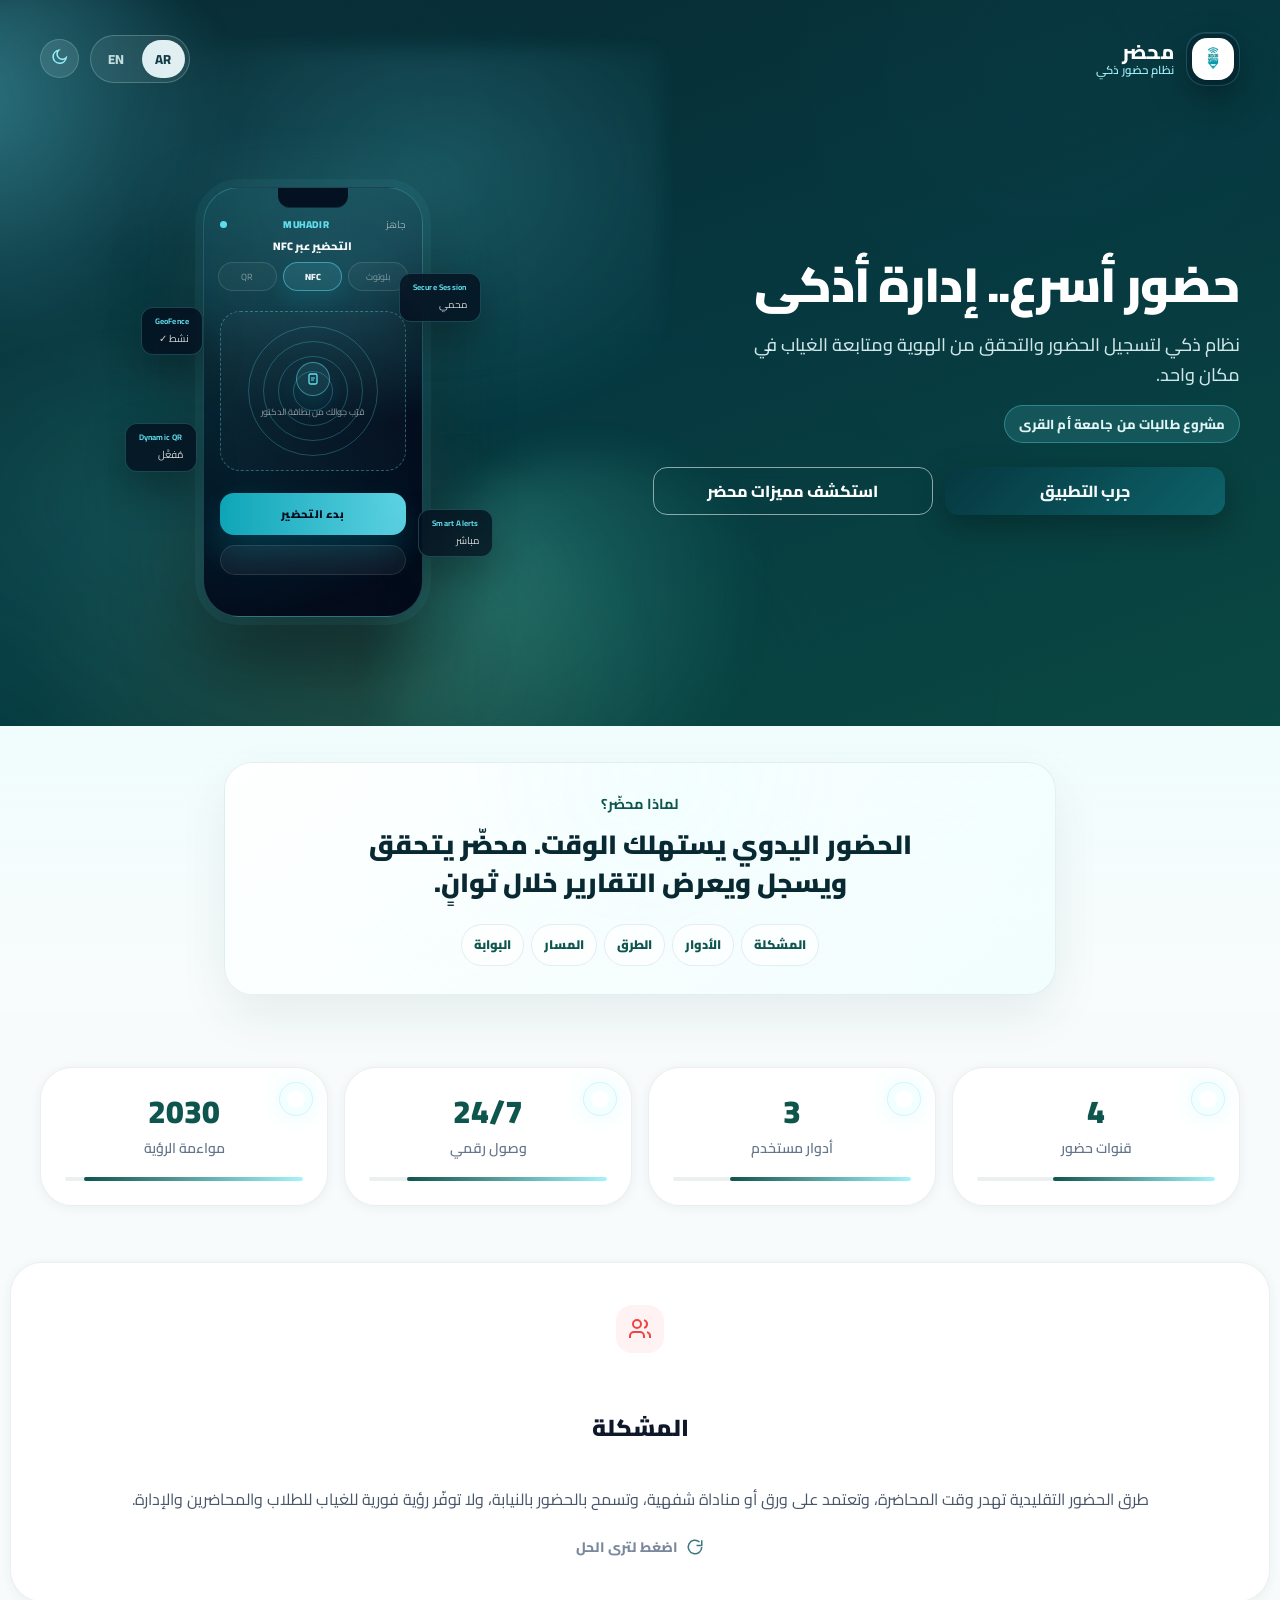
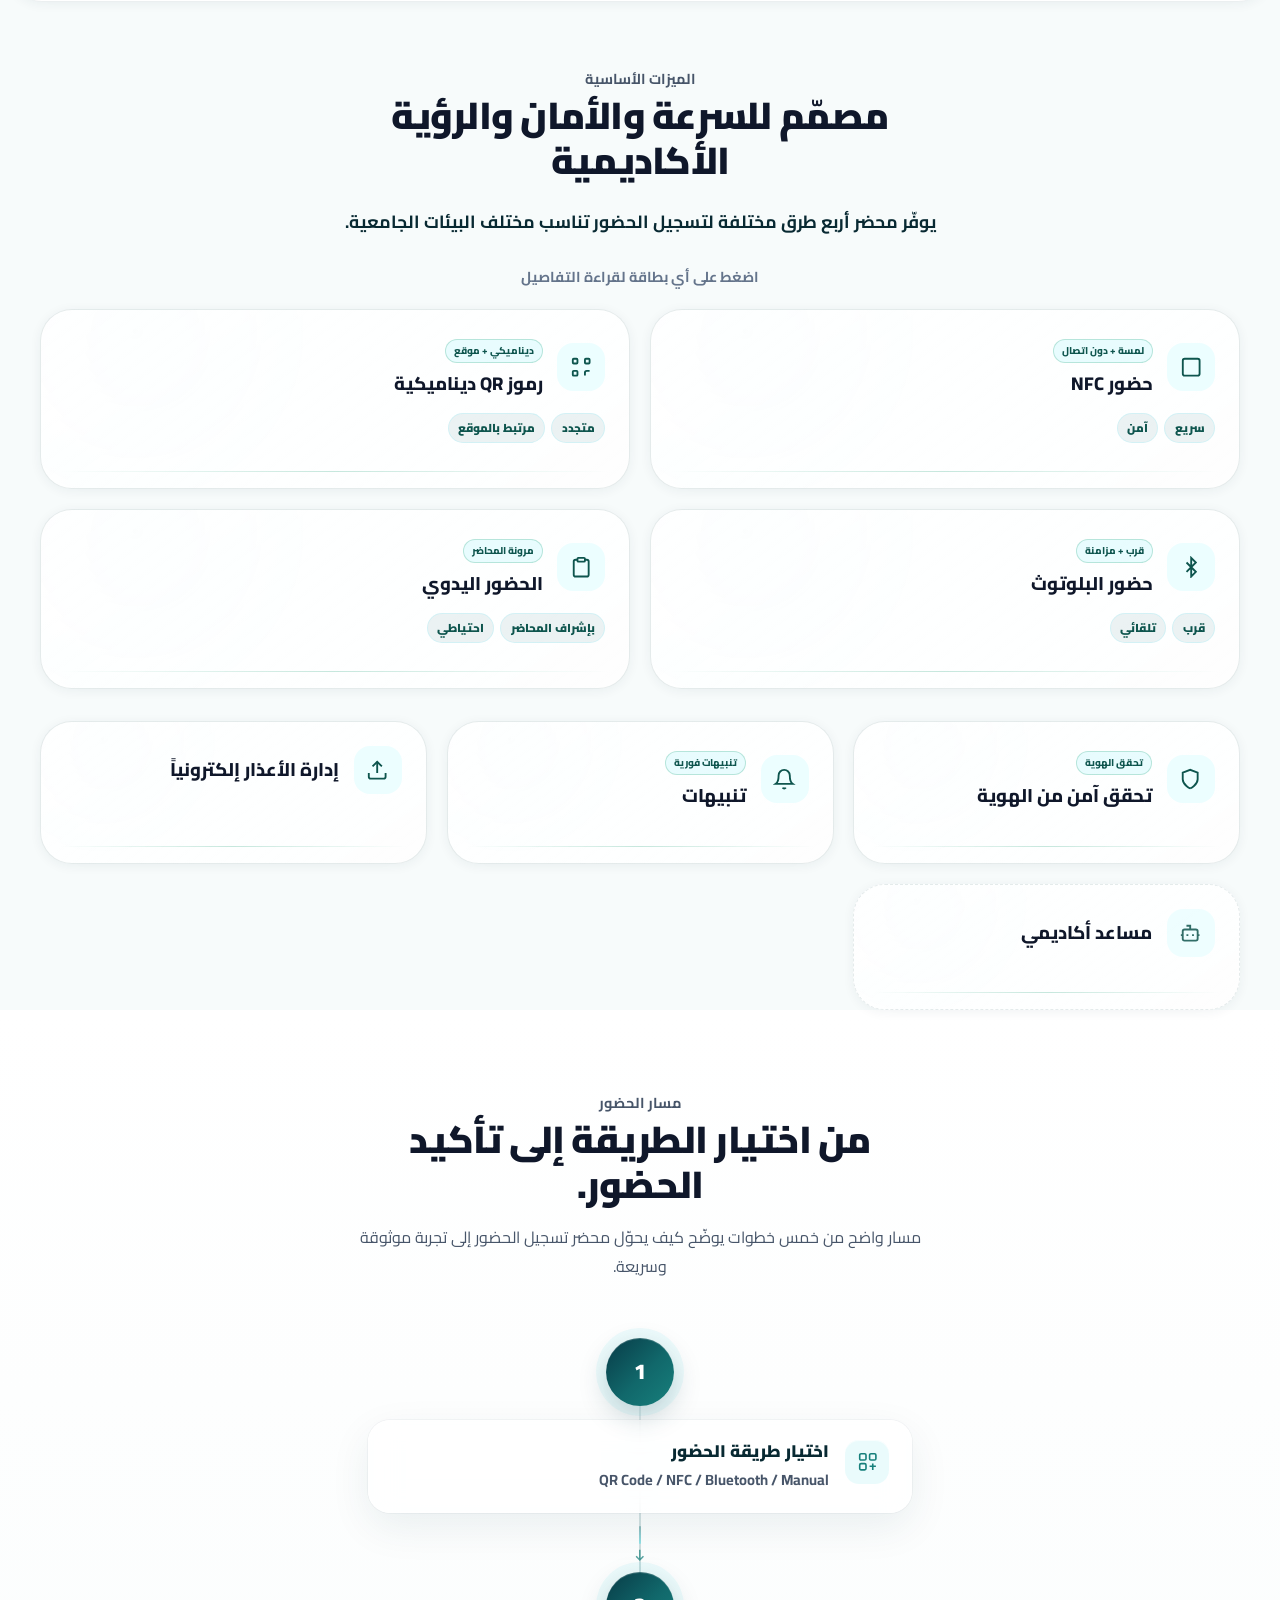
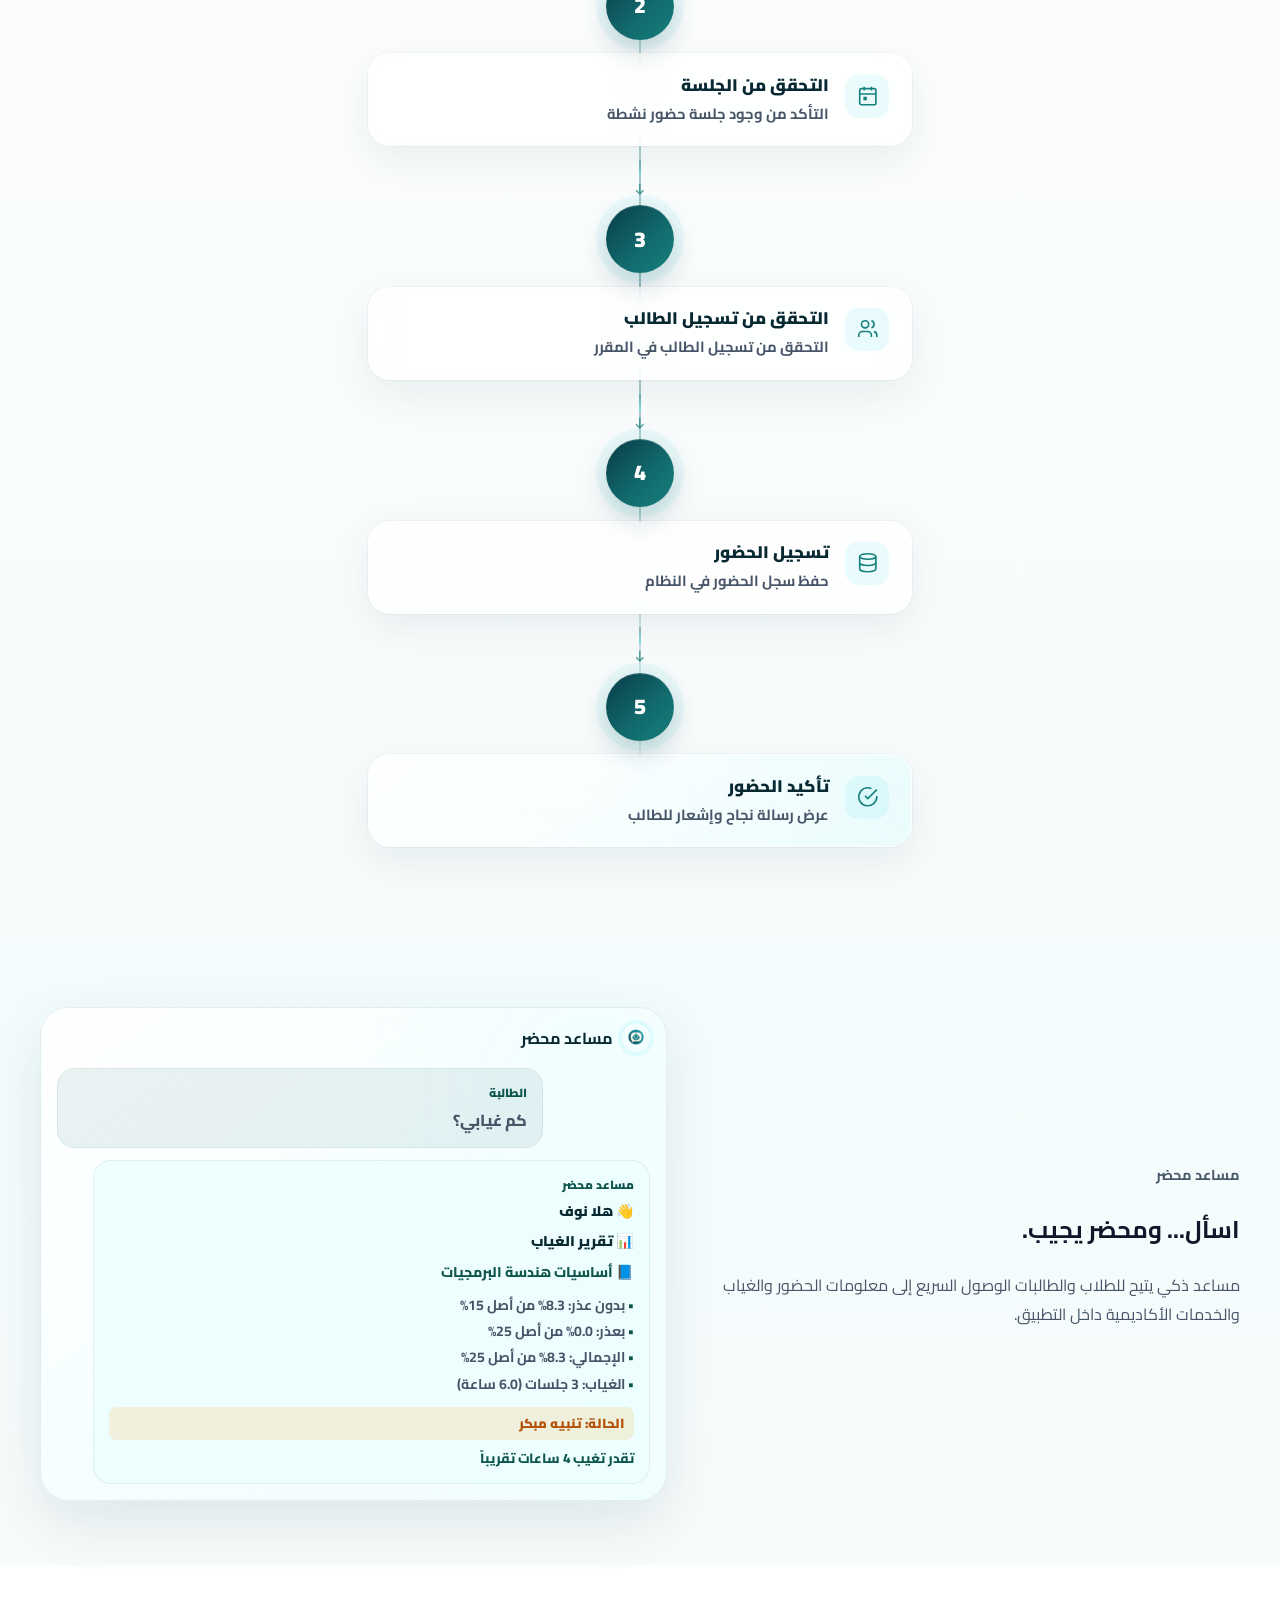
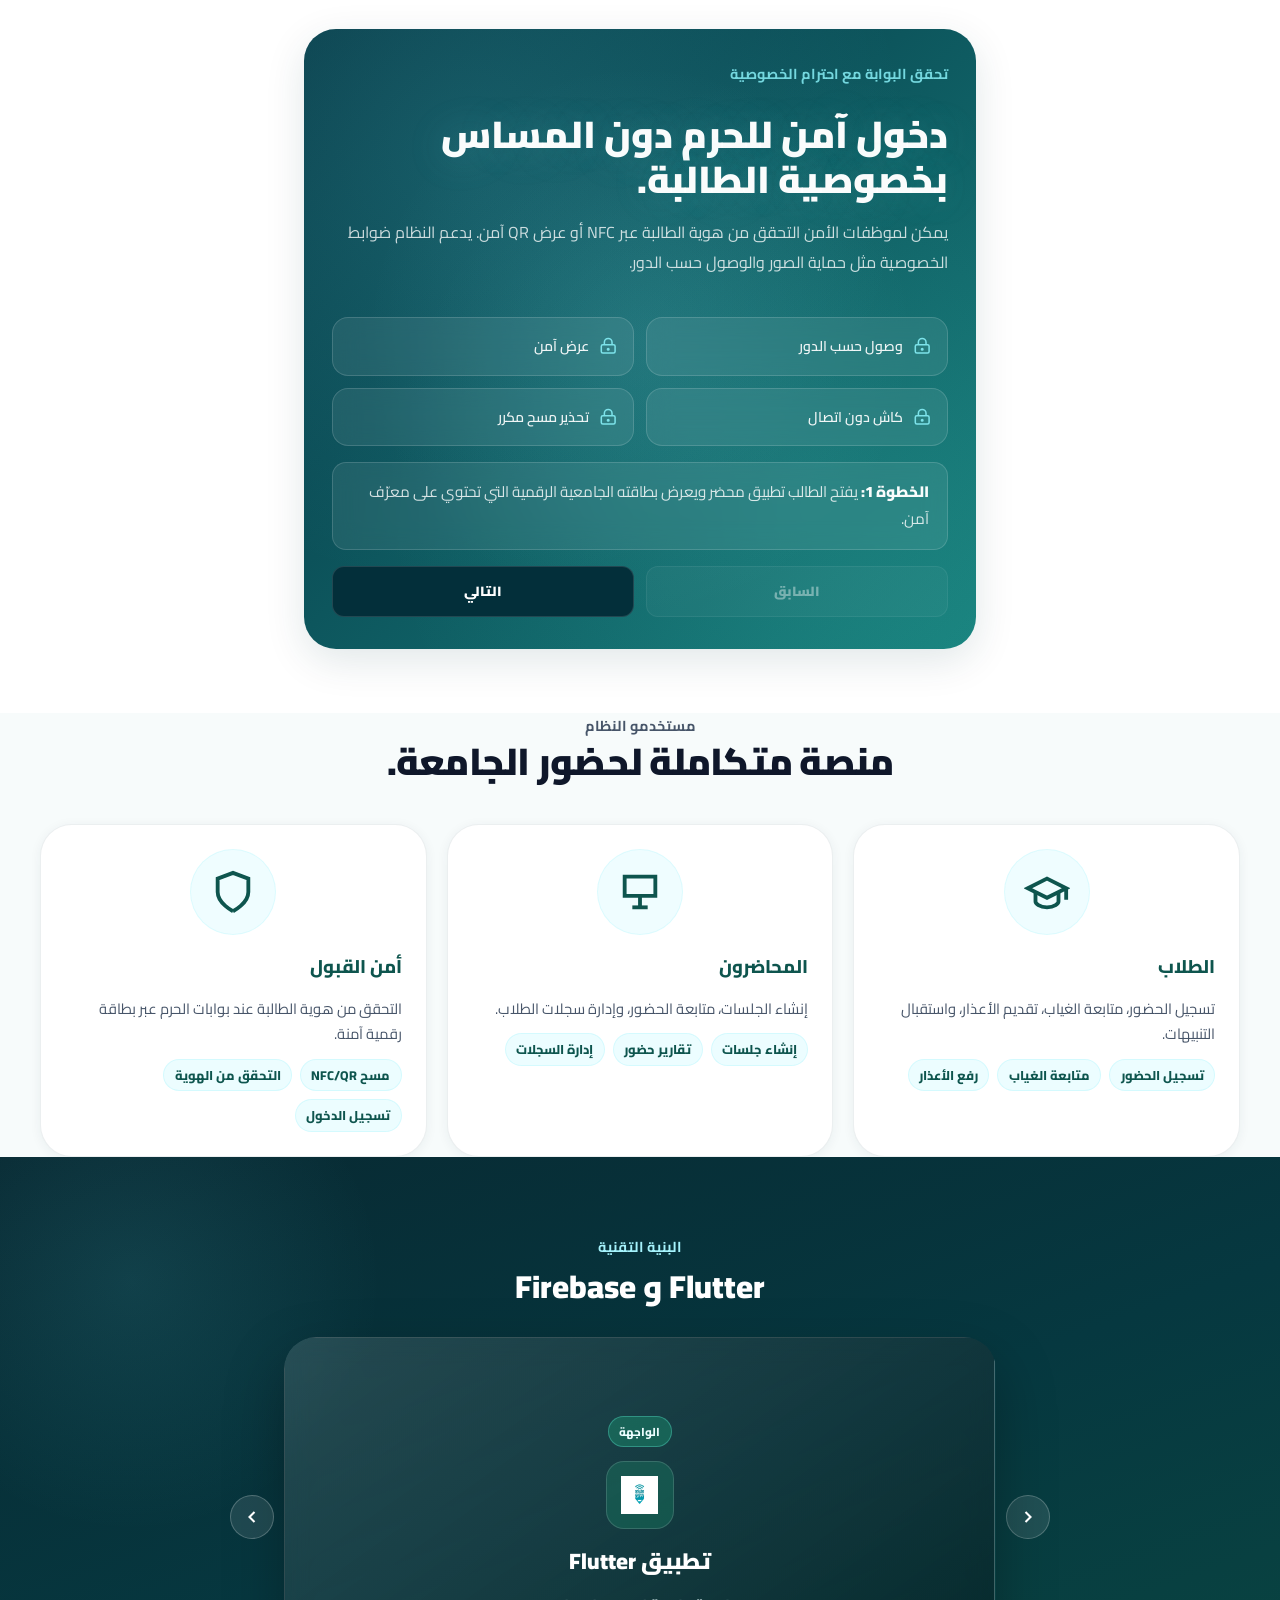
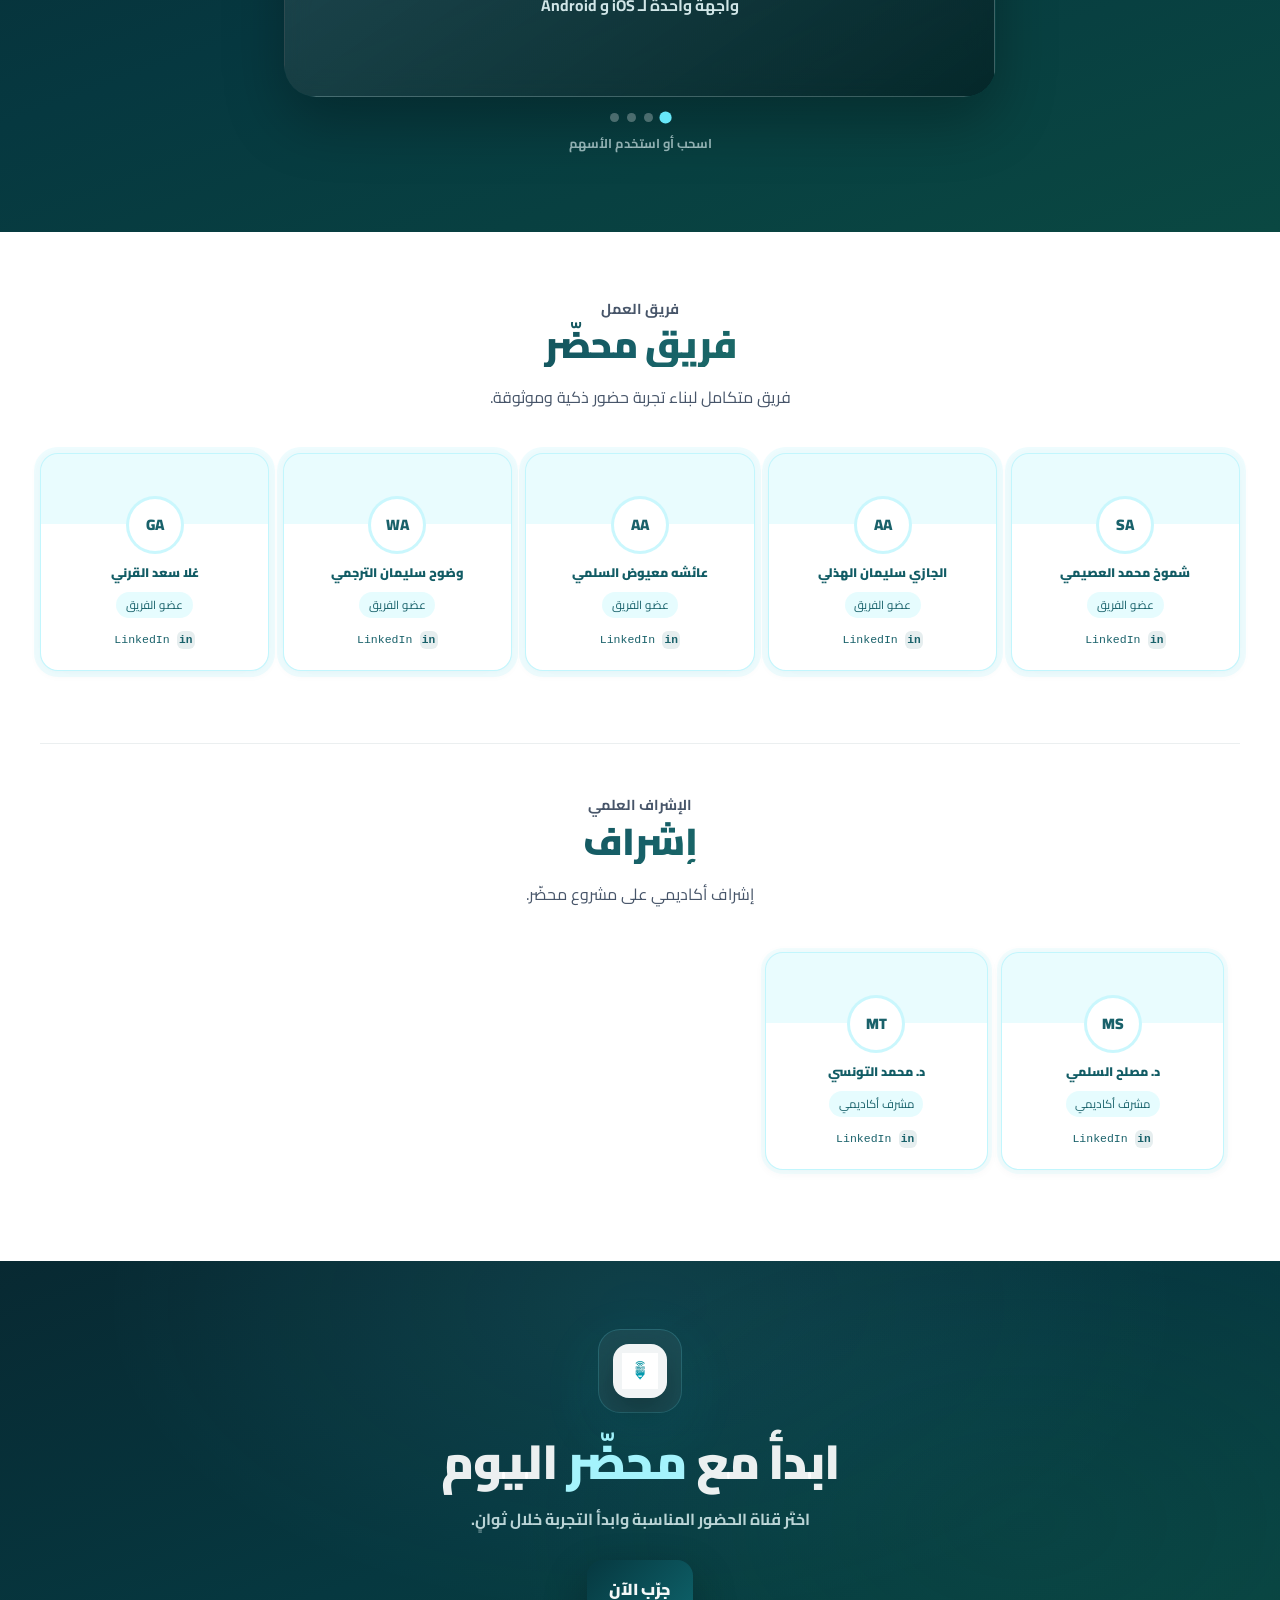
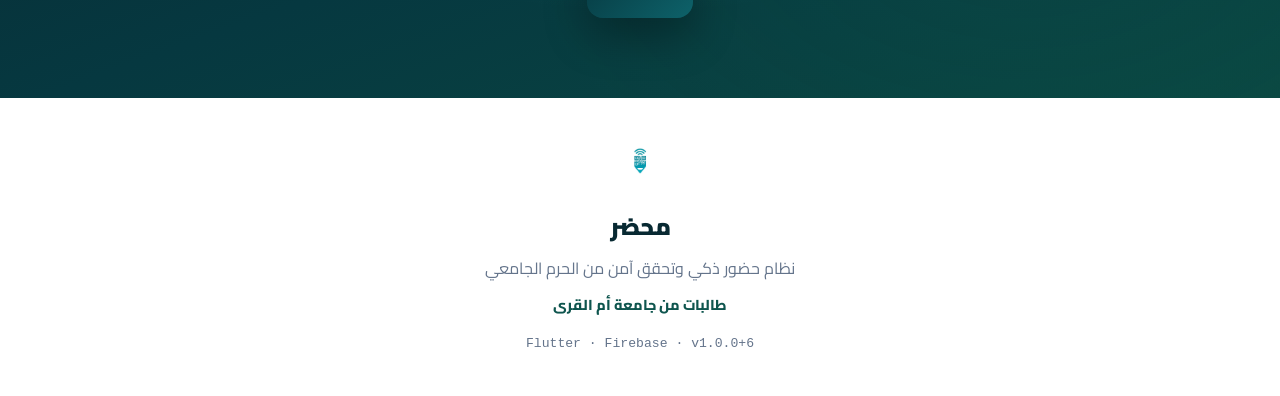
<file: docs/project-overview/index.html>
<!DOCTYPE html>
<html lang="ar" dir="rtl">
<head>
  <meta charset="UTF-8" />
  <meta name="viewport" content="width=device-width, initial-scale=1.0" />
  <meta name="description" content="MUHADIR (محضر) — Smart university attendance with NFC, QR, BLE, smart alerts, excuse tracking, and secure campus verification." />
  <meta name="theme-color" content="#082932" />
  <title>محضر | MUHADIR — Project Overview</title>
  <link rel="icon" href="assets/images/app_icon.png" type="image/png" />
  <script>
    (function () {
      var p = location.pathname || "";
      var local = p.indexOf("project-overview") !== -1 || location.protocol === "file:";
      window.MUHADIR_ASSETS = local ? "assets/images/" : "/assets/images/";
      document.querySelectorAll("[data-muhadir-img]").forEach(function (img) {
        img.src = window.MUHADIR_ASSETS + img.getAttribute("data-muhadir-img");
      });
    })();
  </script>
  <link rel="preconnect" href="https://fonts.googleapis.com" />
  <link rel="preconnect" href="https://fonts.gstatic.com" crossorigin />
  <link href="https://fonts.googleapis.com/css2?family=Cairo:wght@400;500;600;700;800;900&display=swap" rel="stylesheet" />
  <link rel="stylesheet" href="styles.css" />
</head>
<body>
  <a class="skip-link" href="#main" data-ar="تخطي إلى المحتوى" data-en="Skip to content">تخطي إلى المحتوى</a>
  <div class="scroll-progress" id="scrollProgress" aria-hidden="true"></div>

  <main id="main">
    <section class="hero-panel" id="top">
      <div class="hero-panel-glow" aria-hidden="true"></div>
      <div class="container hero-panel-inner">
        <header class="hero-nav">
          <a href="#top" class="hero-nav__brand hero-brand">
            <span class="hero-brand-icon hero-brand-icon-img" aria-hidden="true">
              <img data-muhadir-img="app_icon.png" src="assets/images/app_icon.png" alt="" width="24" height="24" />
            </span>
            <span class="hero-brand-text">
              <span class="hero-brand-name" data-ar="محضر" data-en="MUHADIR">محضر</span>
              <span class="hero-brand-tag" data-ar="نظام حضور ذكي" data-en="Smart Attendance System">نظام حضور ذكي</span>
            </span>
          </a>
          <div class="hero-nav__center">
            <div class="lang-seg" role="group" aria-label="Language">
              <button type="button" class="lang-seg-btn" data-lang="ar">AR</button>
              <button type="button" class="lang-seg-btn" data-lang="en">EN</button>
            </div>
            <button type="button" class="theme-toggle" id="themeToggle" aria-label="Toggle dark mode" aria-pressed="false">
              <span class="theme-ico theme-ico-sun" aria-hidden="true">
                <svg viewBox="0 0 24 24" fill="none" stroke="currentColor" stroke-width="2">
                  <circle cx="12" cy="12" r="4" />
                  <path d="M12 2v2M12 20v2M4.93 4.93l1.41 1.41M17.66 17.66l1.41 1.41M2 12h2M20 12h2M4.93 19.07l1.41-1.41M17.66 6.34l1.41-1.41" />
                </svg>
              </span>
              <span class="theme-ico theme-ico-moon" aria-hidden="true">
                <svg viewBox="0 0 24 24" fill="none" stroke="currentColor" stroke-width="2">
                  <path d="M21 12.8A8.5 8.5 0 1 1 11.2 3a6.5 6.5 0 0 0 9.8 9.8Z" />
                </svg>
              </span>
            </button>
          </div>
        </header>

        <div class="hero-grid hero-grid-overview reveal">
          <div class="hero-copy muhadir-hero">
            <h1 class="muhadir-hero__title" data-ar="حضور أسرع.. إدارة أذكى" data-en="Faster attendance.. smarter management">
              حضور أسرع.. إدارة أذكى
            </h1>

            <p class="muhadir-hero__desc" data-ar="نظام ذكي لتسجيل الحضور والتحقق من الهوية ومتابعة الغياب في مكان واحد." data-en="A smart system for attendance logging, identity verification, and absence tracking—all in one place.">
              نظام ذكي لتسجيل الحضور والتحقق من الهوية ومتابعة الغياب في مكان واحد.
            </p>

            <p class="muhadir-hero__affiliation" data-ar="مشروع طالبات من جامعة أم القرى" data-en="A project by students from Umm Al-Qura University">
              مشروع طالبات من جامعة أم القرى
            </p>

            <div class="muhadir-hero__actions">
              <a
                class="muhadir-hero__btn muhadir-hero__btn--primary"
                href="https://muhadir-7f83e.firebaseapp.com/"
                target="_blank"
                rel="noopener noreferrer"
                data-ar="جرب التطبيق"
                data-en="Try the app"
              >جرب التطبيق</a>
              <a
                class="muhadir-hero__btn muhadir-hero__btn--secondary js-hero-scroll-features"
                href="#features"
                data-ar="استكشف مميزات محضر"
                data-en="Explore MUHADIR features"
              >استكشف مميزات محضر</a>
            </div>
          </div>

          <div class="hero-phone hero-scene reveal reveal-delay-1" aria-label="Floating phone preview">
            <div class="hero-tech-bg" aria-hidden="true">
              <div class="hero-mesh"></div>
              <div class="hero-gridlines"></div>
              <div class="hero-glow hero-glow-a"></div>
              <div class="hero-glow hero-glow-b"></div>
              <div class="hero-pulse">
                <span class="pulse p1"></span>
                <span class="pulse p2"></span>
                <span class="pulse p3"></span>
              </div>
              <div class="hero-particles">
                <span class="pt"></span><span class="pt"></span><span class="pt"></span><span class="pt"></span><span class="pt"></span><span class="pt"></span>
              </div>
            </div>

            <div class="phone-wrap">
              <div class="phone">
                <div class="phone-notch"></div>
                <div class="phone-header">
                  <span data-ar="جاهز" data-en="Ready">جاهز</span>
                  <span class="phone-brand">MUHADIR</span>
                  <span class="phone-dot" aria-hidden="true"></span>
                </div>

                <div class="phone-title" data-ar="التحضير عبر NFC" data-en="NFC Check-in">التحضير عبر NFC</div>

                <div class="tabs" role="tablist" aria-label="Methods">
                  <button class="tab" type="button" role="tab" aria-selected="false" data-method="ble" data-ar="بلوتوث" data-en="BLE">بلوتوث</button>
                  <button class="tab active" type="button" role="tab" aria-selected="true" data-method="nfc">NFC</button>
                  <button class="tab" type="button" role="tab" aria-selected="false" data-method="qr">QR</button>
                </div>

                <div class="nfc-zone" aria-hidden="true">
                  <div class="ring"></div>
                  <div class="ring"></div>
                  <div class="ring"></div>
                  <div class="ring"></div>
                  <div class="nfc-icon">
                    <svg width="16" height="16" viewBox="0 0 16 16" fill="none" aria-hidden="true">
                      <rect x="4" y="3" width="8" height="10" rx="1.5" stroke="currentColor" stroke-width="1.3" />
                      <line x1="6" y1="7" x2="10" y2="7" stroke="currentColor" stroke-width="1.2" />
                      <line x1="6" y1="9" x2="9" y2="9" stroke="currentColor" stroke-width="1.2" />
                    </svg>
                  </div>
                  <div class="nfc-label" data-ar="اقترب من المستشعر" data-en="Move closer to the sensor">اقترب من المستشعر</div>
                </div>

                <button type="button" class="phone-btn phone-checkin" data-ar="بدء التحضير" data-en="Start check-in">بدء التحضير</button>
                <div class="phone-result" role="status" aria-live="polite"></div>
              </div>

              <div class="badge badge-1" aria-hidden="true"><strong>GeoFence</strong><span data-ar="نشط ✓" data-en="Active ✓">نشط ✓</span></div>
              <div class="badge badge-2" aria-hidden="true"><strong>Dynamic QR</strong><span data-ar="مُفعَّل" data-en="Enabled">مُفعَّل</span></div>
              <div class="badge badge-3" aria-hidden="true"><strong>Smart Alerts</strong><span data-ar="مباشر" data-en="Live">مباشر</span></div>
              <div class="badge badge-4" aria-hidden="true"><strong>Secure Session</strong><span data-ar="محمي" data-en="Protected">محمي</span></div>
            </div>
          </div>
        </div>
      </div>
    </section>

    <section id="why-muhadir" class="opening-hook-section reveal" aria-label="Why MUHADIR matters">
      <div class="container opening-hook-card">
        <div class="opening-hook-copy">
          <p class="eyebrow" data-ar="لماذا محضّر؟" data-en="Why it matters">لماذا محضّر؟</p>
          <h2 data-ar="الحضور اليدوي يستهلك الوقت. محضّر يتحقق ويسجل ويعرض التقارير خلال ثوانٍ." data-en="Manual attendance wastes time. MUHADIR verifies, records, and reports attendance in seconds.">
            الحضور اليدوي يستهلك الوقت. محضّر يتحقق ويسجل ويعرض التقارير خلال ثوانٍ.
          </h2>
        </div>
        <div class="story-strip" aria-label="MUHADIR story flow">
          <a href="#about" data-ar="المشكلة" data-en="Problem">المشكلة</a>
          <a href="#roles" data-ar="الأدوار" data-en="Roles">الأدوار</a>
          <a href="#attendance-methods" data-ar="الطرق" data-en="Methods">الطرق</a>
          <a href="#attendance-flow" data-ar="المسار" data-en="Workflow">المسار</a>
          <a href="#gate" data-ar="البوابة" data-en="Gate">البوابة</a>
        </div>
      </div>
    </section>

    <section class="stats-section" aria-label="Statistics">
      <div class="container stats-grid" id="statsGrid"></div>
    </section>

    <section id="about" class="section-duo">
      <div class="container duo-grid duo-grid-flip">
        <div class="flip-scene reveal" id="problemSolutionCard" role="button" tabindex="0" aria-label="اضغط لعرض الحل" aria-pressed="false">
          <div class="flip-inner">
            <!-- Front: Problem -->
            <article class="flip-face flip-front">
              <div class="card-icon card-icon-red" aria-hidden="true">
                <svg viewBox="0 0 24 24" fill="none" stroke="currentColor" stroke-width="2"><path d="M16 21v-2a4 4 0 0 0-4-4H6a4 4 0 0 0-4 4v2"/><circle cx="9" cy="7" r="4"/><path d="M22 21v-2a4 4 0 0 0-3-3.87M16 3.13a4 4 0 0 1 0 7.75"/></svg>
              </div>
              <h2 data-ar="المشكلة" data-en="The Problem">المشكلة</h2>
              <p data-ar="طرق الحضور التقليدية تهدر وقت المحاضرة، وتعتمد على ورق أو مناداة شفهية، وتسمح بالحضور بالنيابة، ولا توفّر رؤية فورية للغياب للطلاب والمحاضرين والإدارة." data-en="Traditional university attendance methods waste lecture time, depend on paper sheets or verbal roll calls, allow proxy attendance, and do not provide real-time absence visibility for students, lecturers, and administrators.">
                طرق الحضور التقليدية تهدر وقت المحاضرة، وتعتمد على ورق أو مناداة شفهية، وتسمح بالحضور بالنيابة، ولا توفّر رؤية فورية للغياب للطلاب والمحاضرين والإدارة.
              </p>
              <div class="flip-hint">
                <svg viewBox="0 0 24 24" fill="none" stroke="currentColor" stroke-width="2" aria-hidden="true"><path d="M21 12a9 9 0 1 1-3-6.7"/><path d="M21 3v7h-7"/></svg>
                <span data-ar="اضغط لترى الحل" data-en="Tap to view the solution">اضغط لترى الحل</span>
              </div>
            </article>

            <!-- Back: Solution -->
            <article class="flip-face flip-back">
              <div class="flip-particles" aria-hidden="true"></div>
              <div class="card-icon card-icon-cyan" aria-hidden="true">
                <svg viewBox="0 0 24 24" fill="none" stroke="currentColor" stroke-width="2"><path d="M12 22s8-4 8-10V5l-8-3-8 3v7c0 6 8 10 8 10"/><path d="m9 12 2 2 4-4"/></svg>
              </div>
              <h2 data-ar="الحل" data-en="The Solution">الحل</h2>
              <div class="flip-divider" aria-hidden="true"></div>
              <p data-ar="محضر يوحّد الحضور داخل القاعات وعند بوابات الحرم عبر هوية رقمية آمنة، وقنوات تسجيل متعددة، وضوابط الخصوصية، ومراقبة غياب تلقائية." data-en="MUHADIR centralizes attendance inside classrooms and at campus gates through secure digital identity, multiple check-in methods, privacy controls, and automated absence monitoring.">
                محضر يوحّد الحضور داخل القاعات وعند بوابات الحرم عبر هوية رقمية آمنة، وقنوات تسجيل متعددة، وضوابط الخصوصية، ومراقبة غياب تلقائية.
              </p>
            </article>
          </div>
        </div>
      </div>
    </section>

    <section id="features" class="section-features">
      <div class="container">
        <header class="section-intro section-intro-center reveal">
          <p class="eyebrow" data-ar="الميزات الأساسية" data-en="Core Features">الميزات الأساسية</p>
          <h2 data-ar="مصمّم للسرعة والأمان والرؤية الأكاديمية" data-en="Built for speed, security, and academic visibility">مصمّم للسرعة والأمان والرؤية الأكاديمية</h2>
        </header>

        <p class="attendance-methods__lead reveal" data-ar="يوفّر محضر أربع طرق مختلفة لتسجيل الحضور تناسب مختلف البيئات الجامعية." data-en="MUHADIR offers four different ways to record attendance—suited to different university settings.">
          يوفّر محضر أربع طرق مختلفة لتسجيل الحضور تناسب مختلف البيئات الجامعية.
        </p>
        <p class="features-hint reveal" data-ar="اضغط على أي بطاقة لقراءة التفاصيل" data-en="Tap a card to read details">اضغط على أي بطاقة لقراءة التفاصيل</p>
        <div id="attendance-methods">
          <div class="methods-four" id="attendanceMethodsGrid"></div>
        </div>

        <div class="features-grid" id="featuresGrid"></div>
      </div>
    </section>

    <section id="attendance-flow" class="section-attendance-flow">
      <div class="container">
        <header class="section-intro section-intro-center reveal">
          <p class="eyebrow" data-ar="مسار الحضور" data-en="Attendance Flow">مسار الحضور</p>
          <h2 data-ar="من اختيار الطريقة إلى تأكيد الحضور." data-en="From method selection to attendance confirmation.">من اختيار الطريقة إلى تأكيد الحضور.</h2>
          <p data-ar="مسار واضح من خمس خطوات يوضّح كيف يحوّل محضر تسجيل الحضور إلى تجربة موثوقة وسريعة." data-en="A clear five-step journey showing how MUHADIR turns check-in into a fast, verifiable experience.">مسار واضح من خمس خطوات يوضّح كيف يحوّل محضر تسجيل الحضور إلى تجربة موثوقة وسريعة.</p>
        </header>

        <div class="flow-vtimeline reveal" aria-label="MUHADIR attendance process flow">
          <div class="flow-vtimeline__spine" aria-hidden="true"></div>

          <article class="flow-vstep">
            <div class="flow-vstep__node" aria-hidden="true"><span class="flow-vstep__num">1</span></div>
            <div class="flow-vstep__card">
              <div class="flow-vstep__icon" aria-hidden="true">
                <svg viewBox="0 0 24 24" fill="none" stroke="currentColor" stroke-width="1.8"><rect x="3" y="3" width="7" height="7" rx="1.5"/><rect x="14" y="3" width="7" height="7" rx="1.5"/><rect x="3" y="14" width="7" height="7" rx="1.5"/><path d="M14 17h7M17.5 14v7"/></svg>
              </div>
              <div class="flow-vstep__copy">
                <h3 data-ar="اختيار طريقة الحضور" data-en="Choose attendance method">اختيار طريقة الحضور</h3>
                <p data-ar="QR Code / NFC / Bluetooth / Manual" data-en="QR Code / NFC / Bluetooth / Manual">QR Code / NFC / Bluetooth / Manual</p>
              </div>
            </div>
            <div class="flow-vstep__connector" aria-hidden="true"><span class="flow-vstep__connector-line"></span><span class="flow-vstep__connector-arrow"><svg viewBox="0 0 24 24" fill="none" stroke="currentColor" stroke-width="2"><path d="M12 5v14M7 14l5 5 5-5"/></svg></span></div>
          </article>

          <article class="flow-vstep">
            <div class="flow-vstep__node" aria-hidden="true"><span class="flow-vstep__num">2</span></div>
            <div class="flow-vstep__card">
              <div class="flow-vstep__icon" aria-hidden="true">
                <svg viewBox="0 0 24 24" fill="none" stroke="currentColor" stroke-width="1.8"><rect x="3" y="4" width="18" height="18" rx="2"/><path d="M16 2v4M8 2v4M3 10h18"/><path d="M8 14h2v2H8z"/></svg>
              </div>
              <div class="flow-vstep__copy">
                <h3 data-ar="التحقق من الجلسة" data-en="Verify session">التحقق من الجلسة</h3>
                <p data-ar="التأكد من وجود جلسة حضور نشطة" data-en="Confirm an active attendance session exists">التأكد من وجود جلسة حضور نشطة</p>
              </div>
            </div>
            <div class="flow-vstep__connector" aria-hidden="true"><span class="flow-vstep__connector-line"></span><span class="flow-vstep__connector-arrow"><svg viewBox="0 0 24 24" fill="none" stroke="currentColor" stroke-width="2"><path d="M12 5v14M7 14l5 5 5-5"/></svg></span></div>
          </article>

          <article class="flow-vstep">
            <div class="flow-vstep__node" aria-hidden="true"><span class="flow-vstep__num">3</span></div>
            <div class="flow-vstep__card">
              <div class="flow-vstep__icon" aria-hidden="true">
                <svg viewBox="0 0 24 24" fill="none" stroke="currentColor" stroke-width="1.8"><path d="M16 21v-2a4 4 0 0 0-4-4H6a4 4 0 0 0-4 4v2"/><circle cx="9" cy="7" r="4"/><path d="M22 21v-2a4 4 0 0 0-3-3.87"/><path d="M16 3.13a4 4 0 0 1 0 7.75"/></svg>
              </div>
              <div class="flow-vstep__copy">
                <h3 data-ar="التحقق من تسجيل الطالب" data-en="Verify student enrollment">التحقق من تسجيل الطالب</h3>
                <p data-ar="التحقق من تسجيل الطالب في المقرر" data-en="Verify the student is enrolled in the course">التحقق من تسجيل الطالب في المقرر</p>
              </div>
            </div>
            <div class="flow-vstep__connector" aria-hidden="true"><span class="flow-vstep__connector-line"></span><span class="flow-vstep__connector-arrow"><svg viewBox="0 0 24 24" fill="none" stroke="currentColor" stroke-width="2"><path d="M12 5v14M7 14l5 5 5-5"/></svg></span></div>
          </article>

          <article class="flow-vstep">
            <div class="flow-vstep__node" aria-hidden="true"><span class="flow-vstep__num">4</span></div>
            <div class="flow-vstep__card">
              <div class="flow-vstep__icon" aria-hidden="true">
                <svg viewBox="0 0 24 24" fill="none" stroke="currentColor" stroke-width="1.8"><ellipse cx="12" cy="5" rx="9" ry="3"/><path d="M3 5v14c0 1.66 4 3 9 3s9-1.34 9-3V5"/><path d="M3 12c0 1.66 4 3 9 3s9-1.34 9-3"/></svg>
              </div>
              <div class="flow-vstep__copy">
                <h3 data-ar="تسجيل الحضور" data-en="Record attendance">تسجيل الحضور</h3>
                <p data-ar="حفظ سجل الحضور في النظام" data-en="Save the attendance record in the system">حفظ سجل الحضور في النظام</p>
              </div>
            </div>
            <div class="flow-vstep__connector" aria-hidden="true"><span class="flow-vstep__connector-line"></span><span class="flow-vstep__connector-arrow"><svg viewBox="0 0 24 24" fill="none" stroke="currentColor" stroke-width="2"><path d="M12 5v14M7 14l5 5 5-5"/></svg></span></div>
          </article>

          <article class="flow-vstep flow-vstep--last">
            <div class="flow-vstep__node" aria-hidden="true"><span class="flow-vstep__num">5</span></div>
            <div class="flow-vstep__card flow-vstep__card--success">
              <div class="flow-vstep__icon" aria-hidden="true">
                <svg viewBox="0 0 24 24" fill="none" stroke="currentColor" stroke-width="1.8"><path d="M22 11.08V12a10 10 0 1 1-5.93-9.14"/><path d="M22 4 12 14.01l-3-3"/></svg>
              </div>
              <div class="flow-vstep__copy">
                <h3 data-ar="تأكيد الحضور" data-en="Confirm attendance">تأكيد الحضور</h3>
                <p data-ar="عرض رسالة نجاح وإشعار للطالب" data-en="Show a success message and notify the student">عرض رسالة نجاح وإشعار للطالب</p>
              </div>
            </div>
          </article>
        </div>
      </div>
    </section>

    <section id="assistant-preview" class="section-assistant-preview">
      <div class="container assistant-grid">
        <div class="assistant-copy reveal">
          <p class="eyebrow" data-ar="مساعد محضر" data-en="MUHADIR Assistant">مساعد محضر</p>
          <h2 data-ar="اسأل... ومحضر يجيب." data-en="Ask... and MUHADIR answers.">اسأل... ومحضر يجيب.</h2>
          <p data-ar="مساعد ذكي يتيح للطلاب والطالبات الوصول السريع إلى معلومات الحضور والغياب والخدمات الأكاديمية داخل التطبيق." data-en="A smart assistant that gives students quick access to attendance, absence, and academic services—right inside the app.">مساعد ذكي يتيح للطلاب والطالبات الوصول السريع إلى معلومات الحضور والغياب والخدمات الأكاديمية داخل التطبيق.</p>
        </div>
        <div class="assistant-chat-card reveal" aria-label="MUHADIR assistant preview">
          <div class="assistant-chat-top">
            <img class="assistant-avatar" src="assets/images/chatbot_icon.png" alt="" width="28" height="28" />
            <strong data-ar="مساعد محضر" data-en="MUHADIR Assistant">مساعد محضر</strong>
          </div>
          <div class="assistant-message assistant-message-user">
            <span data-ar="الطالبة" data-en="Student">الطالبة</span>
            <p data-ar="كم غيابي؟" data-en="How much have I missed?">كم غيابي؟</p>
          </div>
          <div class="assistant-message assistant-message-bot">
            <span data-ar="مساعد محضر" data-en="MUHADIR Assistant">مساعد محضر</span>
            <div class="assistant-report">
              <p class="assistant-report-greeting" data-ar="👋 هلا نوف" data-en="👋 Hi Nouf">👋 هلا نوف</p>
              <p class="assistant-report-heading" data-ar="📊 تقرير الغياب" data-en="📊 Absence Report">📊 تقرير الغياب</p>
              <p class="assistant-report-course" data-ar="📘 أساسيات هندسة البرمجيات" data-en="📘 Software Engineering Fundamentals">📘 أساسيات هندسة البرمجيات</p>
              <ul class="assistant-report-stats">
                <li data-ar="بدون عذر: 8.3% من أصل 15%" data-en="Without excuse: 8.3% of 15%">بدون عذر: 8.3% من أصل 15%</li>
                <li data-ar="بعذر: 0.0% من أصل 25%" data-en="With excuse: 0.0% of 25%">بعذر: 0.0% من أصل 25%</li>
                <li data-ar="الإجمالي: 8.3% من أصل 25%" data-en="Total: 8.3% of 25%">الإجمالي: 8.3% من أصل 25%</li>
                <li data-ar="الغياب: 3 جلسات (6.0 ساعة)" data-en="Absences: 3 sessions (6.0 hours)">الغياب: 3 جلسات (6.0 ساعة)</li>
              </ul>
              <p class="assistant-report-status" data-ar="الحالة: تنبيه مبكر" data-en="Status: Early warning">الحالة: تنبيه مبكر</p>
              <p class="assistant-report-note" data-ar="تقدر تغيب 4 ساعات تقريباً" data-en="You can miss about 4 more hours">تقدر تغيب 4 ساعات تقريباً</p>
            </div>
          </div>
        </div>
      </div>
    </section>

    <section id="gate" class="section-gate">
      <div class="container gate-grid">
        <div class="gate-right gate-premium-panel reveal">
          <div class="gate-copy">
            <p class="eyebrow" data-ar="تحقق البوابة مع احترام الخصوصية" data-en="Privacy-Aware Gate Verification">تحقق البوابة مع احترام الخصوصية</p>
            <h2 data-ar="دخول آمن للحرم دون المساس بخصوصية الطالبة." data-en="Secure campus access without compromising student privacy.">دخول آمن للحرم دون المساس بخصوصية الطالبة.</h2>
            <p data-ar="يمكن لموظفات الأمن التحقق من هوية الطالبة عبر NFC أو عرض QR آمن. يدعم النظام ضوابط الخصوصية مثل حماية الصور والوصول حسب الدور." data-en="Female security officers can verify student identity through NFC or QR-based secure display. The system supports privacy controls such as protected student photos and role-based access.">
              يمكن لموظفات الأمن التحقق من هوية الطالبة عبر NFC أو عرض QR آمن. يدعم النظام ضوابط الخصوصية مثل حماية الصور والوصول حسب الدور.
            </p>
          </div>

          <div class="gate-tags-grid" id="gateTags"></div>

          <div class="gate-detail" aria-live="polite">
            <p id="gateDetailText"></p>
          </div>

          <div class="gate-nav">
            <button type="button" class="gate-btn" id="gatePrev" disabled data-ar="السابق" data-en="Prev">السابق</button>
            <button type="button" class="gate-btn gate-btn-primary" id="gateNext" data-ar="التالي" data-en="Next">التالي</button>
          </div>
        </div>
      </div>
    </section>

    <section id="roles" class="section-users">
      <div class="container">
        <header class="section-intro section-intro-center reveal">
          <p class="eyebrow" data-ar="مستخدمو النظام" data-en="System Users">مستخدمو النظام</p>
          <h2 data-ar="منصة متكاملة لحضور الجامعة." data-en="One integrated platform for university attendance.">منصة متكاملة لحضور الجامعة.</h2>
        </header>
        <div class="users-grid" id="usersGrid"></div>
      </div>
    </section>

    <section id="stack" class="section-stack">
      <div class="section-stack__glow" aria-hidden="true"></div>
      <div class="container stack-layout">
        <header class="stack-head reveal">
          <p class="eyebrow eyebrow-light" data-ar="البنية التقنية" data-en="Technology Stack">البنية التقنية</p>
          <h2 data-ar="Flutter و Firebase" data-en="Flutter &amp; Firebase">Flutter و Firebase</h2>
        </header>
        <div class="stack-swap reveal" id="stackSwap">
          <div class="stack-swap__shell">
            <button type="button" class="stack-swap__arrow stack-swap__arrow--prev" id="stackPrev" aria-label="السابق">
              <svg viewBox="0 0 24 24" fill="none" stroke="currentColor" stroke-width="2.5" aria-hidden="true"><path d="m15 18-6-6 6-6"/></svg>
            </button>
            <div class="stack-swap__viewport" id="stackViewport">
              <div class="stack-swap__track" id="stackTrack" aria-live="polite"></div>
            </div>
            <button type="button" class="stack-swap__arrow stack-swap__arrow--next" id="stackNext" aria-label="التالي">
              <svg viewBox="0 0 24 24" fill="none" stroke="currentColor" stroke-width="2.5" aria-hidden="true"><path d="m9 18 6-6-6-6"/></svg>
            </button>
          </div>
          <div class="stack-swap__dots" id="stackDots" role="tablist" aria-label="Technology stack"></div>
          <p class="stack-swap__hint" data-ar="اسحب أو استخدم الأسهم" data-en="Swipe or use arrows">اسحب أو استخدم الأسهم</p>
        </div>
      </div>
    </section>

    <section id="team" class="section-team">
      <div class="container">
        <header class="section-intro section-intro-center reveal">
          <p class="eyebrow" data-ar="فريق العمل" data-en="Team">فريق العمل</p>
          <h2 class="grad-title" data-ar="فريق محضّر" data-en="The team behind MUHADIR">فريق محضّر</h2>
          <p data-ar="فريق متكامل لبناء تجربة حضور ذكية وموثوقة." data-en="A focused team building a smart, reliable attendance experience.">
            فريق متكامل لبناء تجربة حضور ذكية وموثوقة.
          </p>
        </header>

        <div class="team-grid team-grid-compact" id="teamGrid">
          <a class="tcard reveal" href="https://www.linkedin.com/in/shomokh-alosaimei-825851273/?skipRedirect=true" target="_blank" rel="noreferrer" tabindex="0">
            <div class="tcard-bg" aria-hidden="true"></div>
            <div class="av" aria-hidden="true">SA</div>
            <div class="tcard-name" data-ar="شموخ محمد العصيمي" data-en="Shomokh Mohammed Alosaimei">شموخ محمد العصيمي</div>
            <div class="tcard-role" data-ar="عضو الفريق" data-en="Team member">عضو الفريق</div>
            <div class="tcard-link mono" data-ar="LinkedIn" data-en="LinkedIn">
              <span class="tcard-link-ico" aria-hidden="true">in</span>
              LinkedIn
            </div>
          </a>

          <a class="tcard reveal" href="https://www.linkedin.com/in/aljazi-alhuthali-a62025374/" target="_blank" rel="noreferrer" tabindex="0">
            <div class="tcard-bg" aria-hidden="true"></div>
            <div class="av" aria-hidden="true">AA</div>
            <div class="tcard-name" data-ar="الجازي سليمان الهذلي" data-en="Aljazi Sulaiman Alhuthali">الجازي سليمان الهذلي</div>
            <div class="tcard-role" data-ar="عضو الفريق" data-en="Team member">عضو الفريق</div>
            <div class="tcard-link mono" data-ar="LinkedIn" data-en="LinkedIn">
              <span class="tcard-link-ico" aria-hidden="true">in</span>
              LinkedIn
            </div>
          </a>

          <a class="tcard reveal" href="https://www.linkedin.com/in/aeshah-alsulami/" target="_blank" rel="noreferrer" tabindex="0">
            <div class="tcard-bg" aria-hidden="true"></div>
            <div class="av" aria-hidden="true">AA</div>
            <div class="tcard-name" data-ar="عائشه معيوض السلمي" data-en="Aeshah Mayud Alsulami">عائشه معيوض السلمي</div>
            <div class="tcard-role" data-ar="عضو الفريق" data-en="Team member">عضو الفريق</div>
            <div class="tcard-link mono" data-ar="LinkedIn" data-en="LinkedIn">
              <span class="tcard-link-ico" aria-hidden="true">in</span>
              LinkedIn
            </div>
          </a>

          <a class="tcard reveal" href="https://www.linkedin.com/in/wadhuhalturgemi/" target="_blank" rel="noreferrer" tabindex="0">
            <div class="tcard-bg" aria-hidden="true"></div>
            <div class="av" aria-hidden="true">WA</div>
            <div class="tcard-name" data-ar="وضوح سليمان الترجمي" data-en="Wadhuh Suliman Alturgemi">وضوح سليمان الترجمي</div>
            <div class="tcard-role" data-ar="عضو الفريق" data-en="Team member">عضو الفريق</div>
            <div class="tcard-link mono" data-ar="LinkedIn" data-en="LinkedIn">
              <span class="tcard-link-ico" aria-hidden="true">in</span>
              LinkedIn
            </div>
          </a>

          <a class="tcard reveal" href="https://www.linkedin.com/in/ghalaqrnii?utm_source=share_via&utm_content=profile&utm_medium=member_ios" target="_blank" rel="noreferrer" tabindex="0">
            <div class="tcard-bg" aria-hidden="true"></div>
            <div class="av" aria-hidden="true">GA</div>
            <div class="tcard-name" data-ar="غلا سعد القرني" data-en="Ghala Saad Al-Qarni">غلا سعد القرني</div>
            <div class="tcard-role" data-ar="عضو الفريق" data-en="Team member">عضو الفريق</div>
            <div class="tcard-link mono" data-ar="LinkedIn" data-en="LinkedIn">
              <span class="tcard-link-ico" aria-hidden="true">in</span>
              LinkedIn
            </div>
          </a>
        </div>

        <div class="supervisor-block reveal">
          <header class="section-intro section-intro-center">
            <p class="eyebrow" data-ar="الإشراف العلمي" data-en="Academic supervision">الإشراف العلمي</p>
            <h2 class="grad-title" data-ar="إشراف" data-en="Supervision">إشراف</h2>
            <p data-ar="إشراف أكاديمي على مشروع محضّر." data-en="Academic supervision for the MUHADIR project.">
              إشراف أكاديمي على مشروع محضّر.
            </p>
          </header>

          <div class="team-grid team-grid-compact supervisor-card-wrap">
            <a
              class="tcard reveal"
              href="https://www.linkedin.com/in/musleh-alsulami-5b502253/"
              target="_blank"
              rel="noopener noreferrer"
              tabindex="0"
            >
              <div class="tcard-bg" aria-hidden="true"></div>
              <div class="av" aria-hidden="true">MS</div>
              <div class="tcard-name" data-ar="د. مصلح السلمي" data-en="Dr. Musleh Al-Sulami">د. مصلح السلمي</div>
              <div class="tcard-role" data-ar="مشرف أكاديمي" data-en="Academic supervisor">مشرف أكاديمي</div>
              <div class="tcard-link mono" data-ar="LinkedIn" data-en="LinkedIn">
                <span class="tcard-link-ico" aria-hidden="true">in</span>
                LinkedIn
              </div>
            </a>

            <a
              class="tcard reveal"
              href="https://www.linkedin.com/in/mohamed-tounsi/"
              target="_blank"
              rel="noopener noreferrer"
              tabindex="0"
            >
              <div class="tcard-bg" aria-hidden="true"></div>
              <div class="av" aria-hidden="true">MT</div>
              <div class="tcard-name" data-ar="د. محمد التونسي" data-en="Dr. Mohamed Tounsi">د. محمد التونسي</div>
              <div class="tcard-role" data-ar="مشرف أكاديمي" data-en="Academic supervisor">مشرف أكاديمي</div>
              <div class="tcard-link mono" data-ar="LinkedIn" data-en="LinkedIn">
                <span class="tcard-link-ico" aria-hidden="true">in</span>
                LinkedIn
              </div>
            </a>
          </div>
        </div>
      </div>
    </section>

    <section class="cta-try reveal" aria-label="Try now">
      <div class="container cta-try-inner">
        <div class="cta-try-icon" aria-hidden="true">
          <div class="cta-try-icon-inner">
            <img data-muhadir-img="app_icon.png" src="assets/images/app_icon.png" alt="" width="40" height="40" />
          </div>
        </div>

        <h2 class="cta-try-title">
          <span data-ar="ابدأ مع " data-en="Start with ">ابدأ مع </span>
          <span class="cta-try-brand" data-ar="محضّر" data-en="MUHADIR">محضّر</span>
          <span data-ar=" اليوم" data-en=" today"> اليوم</span>
        </h2>

        <p class="cta-try-sub" data-ar="اختَر قناة الحضور المناسبة وابدأ التجربة خلال ثوانٍ." data-en="Pick the right check-in channel and start in seconds.">
          اختَر قناة الحضور المناسبة وابدأ التجربة خلال ثوانٍ.
        </p>

        <div class="cta-try-actions">
          <a class="cta-try-btn" href="https://muhadir-7f83e.firebaseapp.com/" target="_blank" rel="noreferrer" data-ar="جرّب الآن" data-en="Try now">جرّب الآن</a>
        </div>
      </div>
    </section>
  </main>

  <footer class="site-footer">
    <div class="container footer-center">
      <img data-muhadir-img="app_icon.png" src="assets/images/app_icon.png" alt="" class="footer-logo" width="48" height="48" />
      <h2 data-ar="محضر" data-en="MUHADIR">محضر</h2>
      <p data-ar="نظام حضور ذكي وتحقق آمن من الحرم الجامعي" data-en="Smart Attendance &amp; Secure Campus Verification System">نظام حضور ذكي وتحقق آمن من الحرم الجامعي</p>
      <p class="footer-uni" data-ar="طالبات من جامعة أم القرى" data-en="Students from Umm Al-Qura University">طالبات من جامعة أم القرى</p>
      <p class="footer-meta mono">Flutter · Firebase · v1.0.0+6</p>
    </div>
  </footer>

  <button type="button" class="back-top" id="backTop" aria-label="Back to top">
    <svg viewBox="0 0 24 24" fill="none" stroke="currentColor" stroke-width="2"><path d="M12 19V5M5 12l7-7 7 7"/></svg>
  </button>

  <script src="script.js"></script>
</body>
</html>
</file>
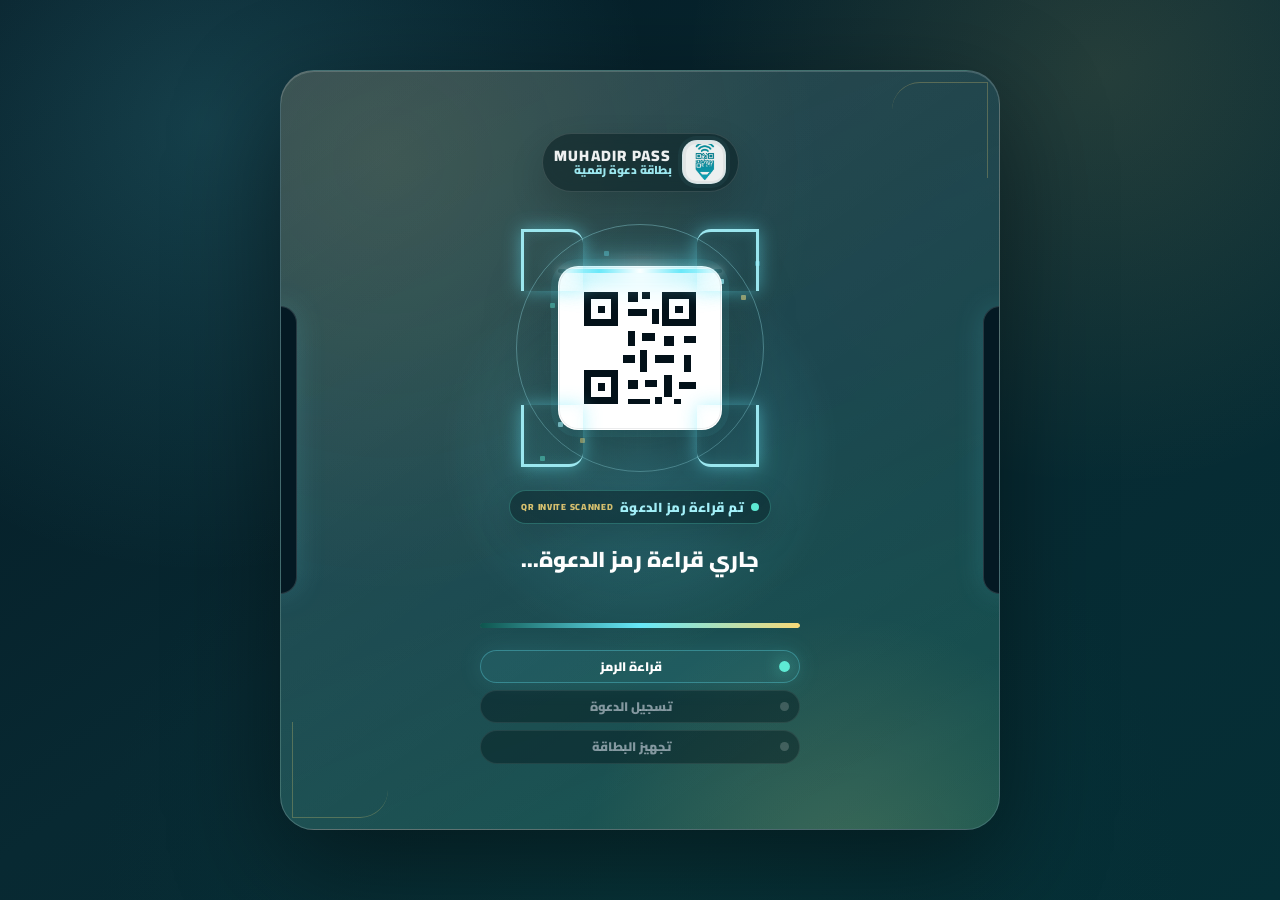
<file: muhadir-invitations/invitation-pass/index.html>
<!doctype html>
<html lang="ar" dir="rtl" data-invite-type="general" data-phase="sync">
  <head>
    <meta charset="utf-8" />
    <meta name="viewport" content="width=device-width, initial-scale=1" />
    <meta
      name="description"
      content="MUHADIR PASS بطاقة دعوة رقمية لتجربة مُحضِر في بوث 31."
    />
    <meta name="theme-color" content="#041923" />
    <title>MUHADIR PASS</title>
    <link rel="preconnect" href="https://fonts.googleapis.com" />
    <link rel="preconnect" href="https://fonts.gstatic.com" crossorigin />
    <link
      href="https://fonts.googleapis.com/css2?family=Cairo:wght@400;600;700;800;900;1000&display=swap"
      rel="stylesheet"
    />
    <link rel="icon" type="image/jpeg" href="assets/images/muhadir-logo.jpg" />
    <link rel="stylesheet" href="styles.css" />
  </head>
  <body>
    <div class="ambient" aria-hidden="true">
      <span class="ambient-grid"></span>
      <span class="orb orb-a"></span>
      <span class="orb orb-b"></span>
      <span class="orb orb-c"></span>
      <span class="scan-line"></span>
    </div>

    <main class="pass-page">
      <section class="pass-card" aria-labelledby="pass-heading" aria-busy="true">
        <span class="corner corner-a" aria-hidden="true"></span>
        <span class="corner corner-b" aria-hidden="true"></span>
        <span class="card-glow" aria-hidden="true"></span>
        <span class="unlock-burst" aria-hidden="true"></span>
        <span class="success-flash" aria-hidden="true"></span>
        <span class="unlock-seam" aria-hidden="true"></span>

        <!-- Stage A: Sync / Scan -->
        <div class="stage stage-sync" data-stage="sync" aria-live="polite">
          <header class="sync-header">
            <div class="brand-lockup brand-lockup--ghost" aria-hidden="true">
              <span class="brand-mark">
                <img src="assets/images/muhadir-logo.jpg" alt="" />
              </span>
              <span class="brand-copy">
                <strong>MUHADIR PASS</strong>
                <small>بطاقة دعوة رقمية</small>
              </span>
            </div>
          </header>

          <div class="sync-hero">
            <div class="scanner" aria-hidden="true">
              <span class="scanner-frame scanner-frame--tl"></span>
              <span class="scanner-frame scanner-frame--tr"></span>
              <span class="scanner-frame scanner-frame--bl"></span>
              <span class="scanner-frame scanner-frame--br"></span>
              <span class="scanner-ring scanner-ring--outer"></span>
              <span class="scanner-ring scanner-ring--inner"></span>
              <span class="scanner-pixel scanner-pixel--a"></span>
              <span class="scanner-pixel scanner-pixel--b"></span>
              <span class="scanner-pixel scanner-pixel--c"></span>
              <span class="scanner-core" aria-label="رمز QR للدعوة">
                <svg class="scanner-qr" viewBox="0 0 112 112" aria-hidden="true">
                  <rect width="112" height="112" fill="#ffffff"/>
                  <rect x="10" y="10" width="28" height="28" fill="#031119"/>
                  <rect x="16" y="16" width="16" height="16" fill="#ffffff"/>
                  <rect x="21" y="21" width="6" height="6" fill="#031119"/>
                  <rect x="74" y="10" width="28" height="28" fill="#031119"/>
                  <rect x="80" y="16" width="16" height="16" fill="#ffffff"/>
                  <rect x="85" y="21" width="6" height="6" fill="#031119"/>
                  <rect x="10" y="74" width="28" height="28" fill="#031119"/>
                  <rect x="16" y="80" width="16" height="16" fill="#ffffff"/>
                  <rect x="21" y="85" width="6" height="6" fill="#031119"/>
                  <rect x="46" y="10" width="8" height="8" fill="#031119"/>
                  <rect x="58" y="10" width="6" height="6" fill="#031119"/>
                  <rect x="46" y="24" width="16" height="6" fill="#031119"/>
                  <rect x="66" y="24" width="6" height="12" fill="#031119"/>
                  <rect x="46" y="42" width="6" height="12" fill="#031119"/>
                  <rect x="58" y="44" width="10" height="6" fill="#031119"/>
                  <rect x="76" y="46" width="8" height="8" fill="#031119"/>
                  <rect x="92" y="46" width="10" height="6" fill="#031119"/>
                  <rect x="42" y="62" width="10" height="6" fill="#031119"/>
                  <rect x="56" y="58" width="6" height="18" fill="#031119"/>
                  <rect x="68" y="62" width="16" height="6" fill="#031119"/>
                  <rect x="92" y="62" width="6" height="14" fill="#031119"/>
                  <rect x="46" y="82" width="8" height="8" fill="#031119"/>
                  <rect x="60" y="82" width="10" height="6" fill="#031119"/>
                  <rect x="76" y="78" width="6" height="18" fill="#031119"/>
                  <rect x="88" y="84" width="14" height="6" fill="#031119"/>
                  <rect x="46" y="98" width="18" height="4" fill="#031119"/>
                  <rect x="68" y="96" width="6" height="6" fill="#031119"/>
                  <rect x="84" y="98" width="6" height="4" fill="#031119"/>
                </svg>
              </span>
              <span class="scanner-beam"></span>
              <span class="scanner-beam scanner-beam--trail"></span>
              <span class="scanner-sweep"></span>
            </div>

            <p class="scan-confirm">
              <span class="scan-confirm-dot" aria-hidden="true"></span>
              <span>تم قراءة رمز الدعوة</span>
              <bdi dir="ltr">QR INVITE SCANNED</bdi>
            </p>

            <p class="sync-status" data-sync-text>جاري قراءة رمز الدعوة...</p>

            <div class="sync-track" aria-hidden="true">
              <span class="sync-track-fill"></span>
            </div>

            <ol class="sync-steps" aria-hidden="true">
              <li class="is-active" data-sync-step="0">
                <span class="sync-step-dot"></span>
                <span class="sync-step-label">قراءة الرمز</span>
              </li>
              <li data-sync-step="1">
                <span class="sync-step-dot"></span>
                <span class="sync-step-label">تسجيل الدعوة</span>
              </li>
              <li data-sync-step="2">
                <span class="sync-step-dot"></span>
                <span class="sync-step-label">تجهيز البطاقة</span>
              </li>
            </ol>
          </div>
        </div>

        <!-- Stage B: Success moment -->
        <div class="stage stage-success" data-stage="success" hidden>
          <div class="success-visual" aria-hidden="true">
            <span class="success-burst"></span>
            <span class="success-ring"></span>
            <span class="success-ring success-ring--delay"></span>
            <span class="success-check">
              <svg viewBox="0 0 52 52" aria-hidden="true">
                <circle class="success-circle" cx="26" cy="26" r="24" fill="none" stroke-width="3"/>
                <path class="success-tick" fill="none" stroke-width="4" stroke-linecap="round" stroke-linejoin="round" d="M14 27 L22 35 L38 17"/>
              </svg>
            </span>
          </div>
          <h1 class="success-heading" data-success-heading>
            تم تسجيلك ضمن حضور مُحضِر
          </h1>
          <p class="success-hook">بدأت التجربة بالمسح... وتكتمل بحضورك في بوث 31.</p>
        </div>

        <!-- Stage C: Full pass reveal -->
        <div class="stage stage-reveal" data-stage="reveal" hidden>
          <header class="pass-top reveal-item" style="--i: 0">
            <div class="brand-lockup" aria-label="MUHADIR">
              <span class="brand-mark">
                <img src="assets/images/muhadir-logo.jpg" alt="" />
              </span>
              <span class="brand-copy">
                <strong>MUHADIR PASS</strong>
                <small>بطاقة دعوة رقمية</small>
              </span>
            </div>

            <div class="pass-signal" aria-label="تم التحقق">
              <span class="signal-dot" aria-hidden="true"></span>
              <span>QR INVITE VERIFIED</span>
            </div>
          </header>

          <div class="reveal-body">
            <section class="status-panel">
              <p class="audience-label reveal-item" style="--i: 1" data-audience-label>دعوة عامة</p>

              <h2 id="pass-heading" class="reveal-item" style="--i: 2" data-heading>
                تم تسجيلك ضمن حضور مُحضِر
              </h2>
              <p class="recipient-name reveal-item" style="--i: 3" data-recipient hidden></p>
              <p class="audience-message reveal-item" style="--i: 4" data-message>
                نلقاكم في معرض إنجاز 2026، بوث 31، لتجربة مُحضِر والتعرّف على حضور جامعي أذكى وأسهل.
              </p>
              <p class="cta-line reveal-item" style="--i: 4.5" data-cta>نلقاكم في بوث 31</p>

              <div class="booth-hero reveal-item" style="--i: 5" aria-label="بوث 31">
                <span class="booth-hero-kicker">الوجهة</span>
                <strong class="booth-hero-number" data-booth-display>بوث 31</strong>
                <span class="booth-hero-glow" aria-hidden="true"></span>
              </div>

            </section>

            <div class="compact-details reveal-item" style="--i: 6" aria-label="تفاصيل الفعالية">
              <span class="detail-chip" data-event>معرض إنجاز 2026</span>
              <span class="detail-chip" data-date>الثلاثاء 9 يونيو 2026م</span>
              <span class="detail-chip" data-time>من 11 صباحًا إلى 2 ظهرًا</span>
              <span class="detail-chip detail-chip--wide" data-location>بهو قاعة الملك عبدالعزيز – المدينة الجامعية بالعابدية</span>
            </div>

            <div class="tech-chips reveal-item" style="--i: 7" aria-label="تقنيات مُحضِر">
              <span>QR</span>
              <span>NFC</span>
              <span>BLE</span>
              <span>Smart Attendance</span>
            </div>
          </div>

          <footer class="pass-footer reveal-item" style="--i: 8">
            <p class="final-hook">بدأت التجربة بالمسح... وتكتمل بحضورك في بوث 31.</p>
          </footer>
        </div>
      </section>
    </main>

    <script src="script.js" defer></script>
  </body>
</html>
</file>
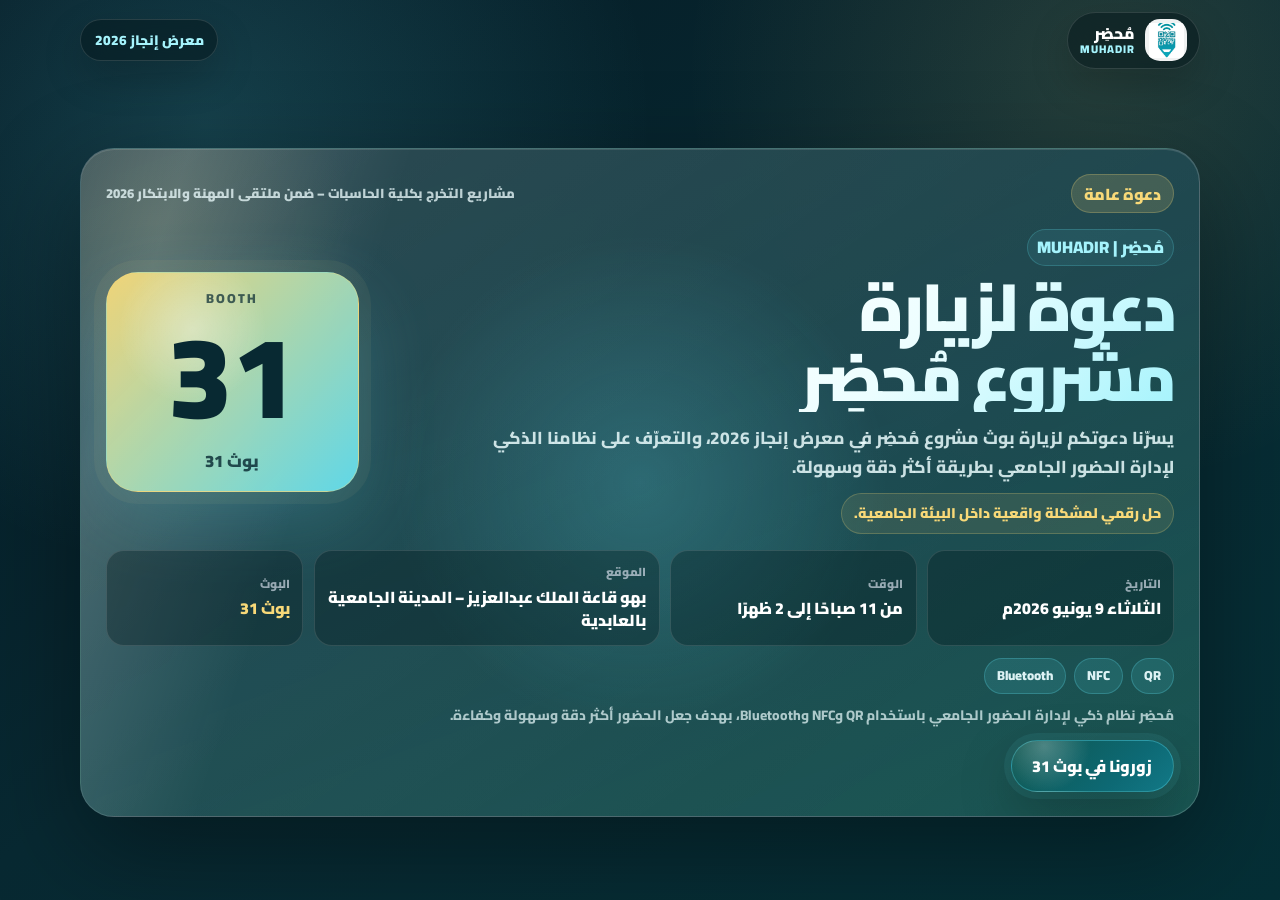
<file: muhadir-invitations/invitation/index.html>
<!doctype html>
<html lang="ar" dir="rtl">
  <head>
    <meta charset="utf-8" />
    <meta name="viewport" content="width=device-width, initial-scale=1" />
    <meta
      name="description"
      content="دعوة لزيارة مشروع مُحضِر في معرض إنجاز 2026. ننتظركم في بوث 31."
    />
    <meta name="theme-color" content="#082932" />
    <title>دعوة مُحضِر | معرض إنجاز 2026</title>
    <link rel="preconnect" href="https://fonts.googleapis.com" />
    <link rel="preconnect" href="https://fonts.gstatic.com" crossorigin />
    <link
      href="https://fonts.googleapis.com/css2?family=Cairo:wght@400;600;700;800;900;1000&display=swap"
      rel="stylesheet"
    />
    <link rel="icon" type="image/jpeg" href="assets/images/muhadir-logo.jpg" />
    <link rel="stylesheet" href="styles.css" />
    <script src="script.js" defer></script>
  </head>
  <body>
    <div class="ambient" aria-hidden="true">
      <div class="ambient-grid"></div>
      <span class="orb orb-a"></span>
      <span class="orb orb-b"></span>
      <span class="orb orb-c"></span>
      <div class="particle-field" data-particles></div>
    </div>

    <header class="site-header">
      <a class="brand" href="index.html" aria-label="مُحضِر">
        <span class="brand-mark">
          <img src="assets/images/muhadir-logo.jpg" alt="شعار مشروع مُحضِر" />
        </span>
        <span class="brand-copy">
          <strong>مُحضِر</strong>
          <small>MUHADIR</small>
        </span>
      </a>

      <span class="event-badge" data-event="eventName">معرض إنجاز 2026</span>
    </header>

    <main class="invite-page" id="top">
      <section class="invite-stage">
        <article class="invite-card tilt-card reveal" aria-label="بطاقة دعوة مشروع مُحضِر">
          <div class="card-shine" aria-hidden="true"></div>

          <div class="invite-top">
            <span class="invite-label" data-invite-label>دعوة عامة</span>
            <span class="invite-context" data-event="context">
              مشاريع التخرج بكلية الحاسبات – ضمن ملتقى المهنة والابتكار 2026
            </span>
          </div>

          <div class="invite-grid">
            <div class="invite-copy">
              <div class="project-kicker">
                <span>مُحضِر | MUHADIR</span>
              </div>
              <h1 data-invite-heading>دعوة لزيارة مشروع مُحضِر</h1>
              <p class="invite-message" data-invite-message>
                يسرّنا دعوتكم لزيارة بوث مشروع مُحضِر في معرض إنجاز 2026،
                والتعرّف على نظامنا الذكي لإدارة الحضور الجامعي بطريقة أكثر دقة
                وسهولة.
              </p>
              <p class="invite-note" data-invite-note>
                حل رقمي لمشكلة واقعية داخل البيئة الجامعية.
              </p>
            </div>

            <aside class="booth-panel" aria-label="رقم البوث 31">
              <span>BOOTH</span>
              <strong data-event="booth">31</strong>
              <b>بوث 31</b>
            </aside>
          </div>

          <dl class="event-details" aria-label="تفاصيل الفعالية">
            <div class="detail-item">
              <dt>التاريخ</dt>
              <dd data-event="date">الثلاثاء 9 يونيو 2026م</dd>
            </div>
            <div class="detail-item">
              <dt>الوقت</dt>
              <dd data-event="time">من 11 صباحًا إلى 2 ظهرًا</dd>
            </div>
            <div class="detail-item detail-item--location">
              <dt>الموقع</dt>
              <dd data-event="location">بهو قاعة الملك عبدالعزيز – المدينة الجامعية بالعابدية</dd>
            </div>
            <div class="detail-item detail-item--booth">
              <dt>البوث</dt>
              <dd>بوث <span data-event="booth">31</span></dd>
            </div>
          </dl>

          <div class="tech-row" aria-label="تقنيات مُحضِر">
            <span>QR</span>
            <span>NFC</span>
            <span>Bluetooth</span>
          </div>

          <p class="mini-about">
            مُحضِر نظام ذكي لإدارة الحضور الجامعي باستخدام QR وNFC وBluetooth،
            بهدف جعل الحضور أكثر دقة وسهولة وكفاءة.
          </p>

          <a class="btn btn-primary magnetic" href="#top" data-invite-cta>زورونا في بوث 31</a>
        </article>
      </section>
    </main>
  </body>
</html>
</file>
<file: docs/project-overview-dynamic/styles.css>
/* ─── MUHADIR overview — design tokens ─── */
:root {
  --deep: #082932;
  --teal: #0e554e;
  --teal-mid: #063840;
  --hero-from: #082932;
  --hero-mid: #063840;
  --hero-to: #0e554e;
  --accent: #a5f3fc;
  --accent-strong: #67e8f9;
  --accent-text: #082932;
  --cyan: #67e8f9;
  --cyan-bright: #a5f3fc;
  --cyan-btn: #7dd3fc;
  --gold: #f8d978;
  --mint: #67e8f9;
  --bg: #f7fbfb;
  --surface: #ffffff;
  --text: #0f172a;
  --text-secondary: #475569;
  --text-muted: #64748b;
  --red-icon: #ef4444;
  --red-bg: #fef2f2;
  --radius: 1rem;
  --radius-lg: 1.5rem;
  --radius-xl: 2rem;
  --font: "Cairo", system-ui, sans-serif;
  --ease: cubic-bezier(0.22, 1, 0.36, 1);
  --transition: 0.25s var(--ease);
  --shadow-sm: 0 2px 12px rgba(7, 59, 66, 0.06);
  --shadow-md: 0 12px 40px rgba(7, 59, 66, 0.12);
}

html[data-theme="dark"] {
  --bg: #050b14;
  --surface: rgba(8, 14, 24, 0.72);
  --text: rgba(255, 255, 255, 0.94);
  --text-secondary: rgba(255, 255, 255, 0.74);
  --text-muted: rgba(255, 255, 255, 0.60);
  --shadow-sm: 0 10px 32px rgba(0, 0, 0, 0.22);
  --shadow-md: 0 20px 70px rgba(0, 0, 0, 0.34);
}

/* Dark mode: fix "light" cards that use hardcoded whites */
html[data-theme="dark"] .stat-card,
html[data-theme="dark"] .feature-card,
html[data-theme="dark"] .user-card,
html[data-theme="dark"] .flow-card,
html[data-theme="dark"] .flow-list-card,
html[data-theme="dark"] .tcard {
  background: rgba(2, 6, 23, 0.55);
  border-color: rgba(255, 255, 255, 0.10);
}

html[data-theme="dark"] .tcard-bg {
  background: rgba(255, 255, 255, 0.04);
}

html[data-theme="dark"] .tcard:hover {
  border-color: rgba(103, 232, 249, 0.22);
}

html[data-theme="dark"] .tcard-name {
  color: rgba(255, 255, 255, 0.92);
}

html[data-theme="dark"] .tcard-role {
  color: rgba(255, 255, 255, 0.66);
  background: rgba(255, 255, 255, 0.06);
}

html[data-theme="dark"] .tcard-link {
  color: rgba(255, 255, 255, 0.62);
}

html[data-theme="dark"] .av {
  background: rgba(255, 255, 255, 0.06);
  border-color: rgba(255, 255, 255, 0.10);
  color: rgba(255, 255, 255, 0.72);
}

html[data-theme="dark"] .tcard-link-ico {
  background: rgba(255, 255, 255, 0.08);
  color: rgba(165, 243, 252, 0.92);
}

html[data-theme="dark"] .feature-card .feature-icon {
  background: rgba(255, 255, 255, 0.07);
  color: rgba(165, 243, 252, 0.92);
}

html[data-theme="dark"] .feature-desc,
html[data-theme="dark"] .user-card p,
html[data-theme="dark"] .section-intro p,
html[data-theme="dark"] .features-hint {
  color: var(--text-secondary);
}

html[data-theme="dark"] .feature-line {
  background: rgba(255, 255, 255, 0.10);
}

*,
*::before,
*::after {
  box-sizing: border-box;
}

html {
  scroll-behavior: smooth;
}

body {
  margin: 0;
  font-family: var(--font);
  font-size: 1rem;
  color: var(--text);
  background: var(--bg);
  line-height: 1.75;
  -webkit-font-smoothing: antialiased;
}

html[data-theme="dark"] .hero-panel-glow {
  opacity: 0.30;
}

html[data-theme="dark"] .btn-pill-light {
  background: rgba(255, 255, 255, 0.08);
  border-color: rgba(255, 255, 255, 0.14);
  color: rgba(255, 255, 255, 0.84);
}

.mono {
  font-family: "Cascadia Code", "Consolas", monospace;
}

.sr-only {
  position: absolute;
  width: 1px;
  height: 1px;
  padding: 0;
  margin: -1px;
  overflow: hidden;
  clip: rect(0, 0, 0, 0);
  border: 0;
}

.skip-link {
  position: absolute;
  top: -100px;
  inset-inline-start: 1rem;
  z-index: 9999;
  padding: 0.6rem 1rem;
  background: var(--deep);
  color: #fff;
  border-radius: 8px;
  font-weight: 600;
  text-decoration: none;
  transition: top 0.2s;
}

.skip-link:focus {
  top: 1rem;
}

.scroll-progress {
  position: fixed;
  top: 0;
  inset-inline-start: 0;
  height: 3px;
  width: 0;
  background: linear-gradient(90deg, var(--deep), var(--teal), var(--mint));
  z-index: 200;
  transition: width 0.1s linear;
}

.container {
  width: min(1200px, calc(100% - 3rem));
  margin-inline: auto;
}

.icon-sm {
  width: 1rem;
  height: 1rem;
  flex-shrink: 0;
}

/* ─── Hero panel ─── */
.hero-panel {
  position: relative;
  overflow: hidden;
  color: #fff;
  background: linear-gradient(160deg, var(--deep) 0%, var(--teal-mid) 50%, #0a4842 100%);
  padding: 2rem 0 4rem;
}

.hero-panel-glow {
  position: absolute;
  inset: 0;
  opacity: 0.20;
  background:
    radial-gradient(circle at 18% 22%, rgba(103, 232, 249, 0.16) 0, transparent 32%),
    radial-gradient(circle at 82% 8%, rgba(103, 232, 249, 0.10) 0, transparent 26%),
    radial-gradient(circle at 50% 95%, rgba(14, 85, 78, 0.35) 0, transparent 40%);
  pointer-events: none;
}

.hero-panel-inner {
  position: relative;
  z-index: 1;
}

/* ─── Hero navbar (single row) ─── */
.hero-nav {
  display: flex;
  align-items: center;
  justify-content: space-between;
  gap: 0.75rem;
  margin-bottom: 3.5rem;
  flex-wrap: nowrap;
  width: 100%;
  min-width: 0;
}

.hero-nav__brand {
  flex-shrink: 0;
  min-width: 0;
}

.hero-nav__center {
  flex: 1;
  display: flex;
  align-items: center;
  justify-content: center;
  gap: 0.65rem;
  min-width: 0;
}

.hero-nav__pill {
  flex-shrink: 0;
  white-space: nowrap;
}

@media (max-width: 480px) {
  .hero-nav {
    gap: 0.5rem;
    margin-bottom: 2rem;
  }

  .hero-nav .hero-brand-tag {
    display: none;
  }

  .hero-nav__pill.btn-pill {
    padding: 0.45rem 0.75rem;
    font-size: 0.72rem;
  }

  .hero-nav__center {
    gap: 0.45rem;
  }

  .hero-nav .lang-seg-btn {
    padding: 0.35rem 0.6rem;
    font-size: 0.75rem;
  }

  .hero-nav .theme-toggle {
    width: 2.1rem;
    height: 2.1rem;
  }
}

.hero-brand {
  display: flex;
  align-items: center;
  gap: 0.75rem;
  text-decoration: none;
  color: inherit;
}

.hero-brand-icon {
  width: 2.75rem;
  height: 2.75rem;
  display: flex;
  align-items: center;
  justify-content: center;
  border-radius: 1rem;
  background: rgba(255, 255, 255, 0.15);
  border: 1px solid rgba(255, 255, 255, 0.2);
  backdrop-filter: blur(8px);
}

.hero-brand-icon.hero-brand-icon-img {
  width: 3.35rem;
  height: 3.35rem;
  border-radius: 1.2rem;
  background: rgba(2, 6, 23, 0.22);
  border: 1px solid rgba(103, 232, 249, 0.22);
  box-shadow:
    0 16px 40px rgba(0, 0, 0, 0.22),
    inset 0 1px 0 rgba(255, 255, 255, 0.10);
}

.hero-brand-icon svg {
  width: 1.4rem;
  height: 1.4rem;
  color: var(--cyan-bright);
}

.hero-brand-icon img {
  width: calc(100% - 10px);
  height: calc(100% - 10px);
  object-fit: cover;
  border-radius: 0.95rem;
  background: rgba(255, 255, 255, 0.96);
  box-shadow: 0 10px 22px rgba(0, 0, 0, 0.18);
}

.hero-brand-text {
  display: flex;
  flex-direction: column;
  line-height: 1.2;
}

.hero-brand-name {
  font-size: 1.25rem;
  font-weight: 800;
  letter-spacing: 0.04em;
}

.hero-brand-tag {
  font-size: 0.72rem;
  color: var(--cyan-bright);
  font-weight: 600;
}

.theme-toggle {
  width: 2.45rem;
  height: 2.45rem;
  border-radius: 999px;
  display: grid;
  place-items: center;
  background: rgba(255, 255, 255, 0.12);
  border: 1px solid rgba(255, 255, 255, 0.18);
  backdrop-filter: blur(10px);
  cursor: pointer;
  transition: transform var(--transition), background var(--transition), border-color var(--transition);
  color: var(--cyan-bright);
  padding: 0;
}

.theme-toggle[aria-pressed="true"] {
  background: rgba(103, 232, 249, 0.14);
  border-color: rgba(103, 232, 249, 0.30);
  box-shadow: 0 16px 40px rgba(5, 233, 255, 0.12);
  color: rgba(236, 254, 255, 0.96);
}

.theme-toggle:hover {
  transform: translateY(-1px);
  background: rgba(255, 255, 255, 0.16);
  border-color: rgba(165, 243, 252, 0.28);
}

.theme-toggle[aria-pressed="true"]:hover {
  background: rgba(103, 232, 249, 0.18);
  border-color: rgba(103, 232, 249, 0.40);
}

.theme-toggle:focus-visible {
  outline: none;
  box-shadow: 0 0 0 6px rgba(103, 232, 249, 0.14);
}

.theme-ico {
  grid-area: 1 / 1;
  display: none;
}

.theme-ico svg {
  width: 1.15rem;
  height: 1.15rem;
}

html:not([data-theme="dark"]) .theme-ico-moon {
  display: block;
}

html[data-theme="dark"] .theme-ico-sun {
  display: block;
}

html[data-theme="dark"] .theme-toggle {
  background: rgba(255, 255, 255, 0.06);
  border-color: rgba(255, 255, 255, 0.12);
  color: rgba(165, 243, 252, 0.92);
}

html[data-theme="dark"] .theme-toggle:hover {
  background: rgba(255, 255, 255, 0.08);
  border-color: rgba(103, 232, 249, 0.22);
}

/* Ensure "active" wins in dark mode too */
html[data-theme="dark"] .theme-toggle[aria-pressed="true"] {
  background: rgba(103, 232, 249, 0.16);
  border-color: rgba(103, 232, 249, 0.36);
  box-shadow:
    0 0 0 6px rgba(103, 232, 249, 0.10),
    0 18px 50px rgba(5, 233, 255, 0.16);
  color: rgba(236, 254, 255, 0.98);
}

html[data-theme="dark"] .lang-seg {
  background: rgba(255, 255, 255, 0.05);
  border-color: rgba(255, 255, 255, 0.14);
}

.lang-seg {
  display: inline-flex;
  gap: 0.25rem;
  padding: 0.25rem;
  border-radius: 999px;
  border: 1px solid rgba(255, 255, 255, 0.22);
  background: rgba(255, 255, 255, 0.08);
  backdrop-filter: blur(10px);
}

.lang-seg-btn {
  padding: 0.42rem 0.85rem;
  border-radius: 999px;
  border: none;
  background: transparent;
  color: rgba(255, 255, 255, 0.82);
  font-family: inherit;
  font-weight: 800;
  font-size: 0.82rem;
  cursor: pointer;
  transition: background var(--transition), color var(--transition), transform 0.2s var(--ease);
}

.lang-seg-btn:hover {
  transform: translateY(-1px);
  background: rgba(255, 255, 255, 0.10);
}

.lang-seg-btn.active {
  background: rgba(255, 255, 255, 0.92);
  color: var(--deep);
}

.btn-pill {
  display: inline-flex;
  align-items: center;
  justify-content: center;
  padding: 0.65rem 1.35rem;
  border-radius: 999px;
  font-family: inherit;
  font-weight: 700;
  font-size: 0.9rem;
  text-decoration: none;
  border: none;
  cursor: pointer;
  transition: transform 0.2s var(--ease), box-shadow 0.2s, background 0.2s;
}

.btn-pill:hover {
  transform: translateY(-2px);
  text-decoration: none;
}

.btn-pill-light {
  background: #fff;
  color: var(--deep);
  box-shadow: 0 8px 24px rgba(0, 0, 0, 0.15);
}

.btn-pill-cyan {
  background: linear-gradient(135deg, rgba(6, 56, 64, 0.98), rgba(14, 100, 108, 0.94));
  color: rgba(255, 255, 255, 0.96);
  box-shadow: 0 16px 44px rgba(0, 0, 0, 0.28);
}

.btn-pill-cyan:hover {
  background: linear-gradient(135deg, rgba(6, 56, 64, 1), rgba(18, 115, 124, 0.96));
  box-shadow: 0 22px 60px rgba(0, 0, 0, 0.34);
}

.btn-pill-outline {
  background: rgba(255, 255, 255, 0.06);
  color: #fff;
  border: 1px solid rgba(255, 255, 255, 0.3);
}

.btn-pill-outline:hover {
  background: rgba(255, 255, 255, 0.12);
}

.hero-grid {
  display: grid;
  grid-template-columns: 1fr 1fr;
  gap: 3rem;
  align-items: center;
}

/* ─── Overview hero redesign ─── */
.hero-grid-overview {
  grid-template-columns: 1.05fr 0.95fr;
  gap: 3.25rem;
  align-items: center;
}

.hero-phone {
  position: relative;
  min-width: 0;
}

.hero-scene {
  min-height: 520px;
  display: grid;
  place-items: center;
}

.phone-wrap {
  position: relative;
  display: flex;
  justify-content: center;
  align-items: center;
  isolation: isolate;
}

.phone {
  width: 220px;
  height: 430px;
  background: linear-gradient(160deg, rgba(103, 232, 249, 0.06) 0%, rgba(2, 6, 23, 0.84) 60%, rgba(2, 6, 23, 0.94) 100%);
  border-radius: 36px;
  border: 1.5px solid rgba(103, 232, 249, 0.26);
  box-shadow: 0 0 0 8px rgba(103, 232, 249, 0.05), 0 0 70px rgba(103, 232, 249, 0.14),
    0 40px 80px rgba(0, 0, 0, 0.6);
  position: relative;
  overflow: hidden;
  animation: floatPhoneLite 4s ease-in-out infinite;
  z-index: 2;
}

.phone::before {
  content: "";
  position: absolute;
  inset: 0;
  background: radial-gradient(450px 260px at 65% 18%, rgba(103, 232, 249, 0.16), transparent 60%),
    radial-gradient(360px 240px at 18% 72%, rgba(14, 165, 183, 0.11), transparent 55%);
  opacity: 0.85;
  pointer-events: none;
}

.phone-notch {
  width: 70px;
  height: 20px;
  background: rgba(2, 6, 23, 0.85);
  border-bottom: 1px solid rgba(103, 232, 249, 0.12);
  border-radius: 0 0 12px 12px;
  margin: 0 auto;
  position: relative;
  z-index: 1;
}

.phone-header {
  display: flex;
  justify-content: space-between;
  align-items: center;
  padding: 8px 16px 4px;
  font-size: 10px;
  color: rgba(255, 255, 255, 0.55);
  position: relative;
  z-index: 1;
}

.phone-brand {
  color: rgba(103, 232, 249, 0.92);
  font-weight: 900;
  letter-spacing: 0.2px;
}

.phone-dot {
  width: 7px;
  height: 7px;
  border-radius: 50%;
  background: rgba(103, 232, 249, 0.92);
  display: inline-block;
}

.phone-title {
  text-align: center;
  font-size: 11px;
  font-weight: 900;
  color: rgba(255, 255, 255, 0.96);
  padding-bottom: 6px;
  position: relative;
  z-index: 1;
}

.tabs {
  display: flex;
  justify-content: center;
  gap: 6px;
  padding: 0 14px 10px;
  position: relative;
  z-index: 1;
}

.tab {
  flex: 1;
  text-align: center;
  font-size: 9px;
  padding: 5px 0;
  border-radius: 20px;
  color: rgba(255, 255, 255, 0.45);
  border: 1px solid rgba(255, 255, 255, 0.12);
  background: rgba(255, 255, 255, 0.03);
  cursor: pointer;
  transition: transform 0.2s, background 0.25s, border-color 0.25s, color 0.25s;
  font-family: inherit;
}

.tab:hover {
  transform: translateY(-1px);
  border-color: rgba(103, 232, 249, 0.28);
}

.tab.active {
  background: rgba(103, 232, 249, 0.12);
  border-color: rgba(103, 232, 249, 0.45);
  color: rgba(255, 255, 255, 0.92);
  font-weight: 900;
  box-shadow: 0 10px 22px rgba(5, 233, 255, 0.10);
}

.nfc-zone {
  margin: 10px 16px;
  height: 160px;
  border-radius: 20px;
  border: 1.5px dashed rgba(103, 232, 249, 0.35);
  background: rgba(255, 255, 255, 0.02);
  display: flex;
  flex-direction: column;
  align-items: center;
  justify-content: center;
  gap: 8px;
  position: relative;
  overflow: hidden;
  z-index: 1;
}

.ring {
  position: absolute;
  border-radius: 50%;
  border: 1px solid rgba(103, 232, 249, 0.26);
  animation: pulseLite 2.5s ease-out infinite;
  filter: drop-shadow(0 0 12px rgba(103, 232, 249, 0.08));
}

.ring:nth-child(1) {
  width: 40px;
  height: 40px;
  animation-delay: 0s;
}
.ring:nth-child(2) {
  width: 70px;
  height: 70px;
  animation-delay: 0.4s;
}
.ring:nth-child(3) {
  width: 100px;
  height: 100px;
  animation-delay: 0.8s;
}
.ring:nth-child(4) {
  width: 130px;
  height: 130px;
  animation-delay: 1.2s;
}

.nfc-icon {
  width: 34px;
  height: 34px;
  background: rgba(103, 232, 249, 0.10);
  border-radius: 50%;
  display: flex;
  align-items: center;
  justify-content: center;
  position: relative;
  z-index: 1;
  border: 1px solid rgba(103, 232, 249, 0.45);
  box-shadow: 0 12px 22px rgba(5, 233, 255, 0.10);
  color: rgba(103, 232, 249, 0.95);
}

.nfc-label {
  font-size: 9px;
  color: rgba(255, 255, 255, 0.55);
  position: relative;
  z-index: 1;
}

.phone-btn {
  margin: 12px 16px 0;
  background: linear-gradient(90deg, rgba(14, 165, 183, 1), rgba(103, 232, 249, 0.9));
  border-radius: 14px;
  padding: 11px;
  text-align: center;
  font-size: 11px;
  font-weight: 900;
  color: rgba(2, 6, 23, 0.96);
  cursor: pointer;
  letter-spacing: 0.4px;
  box-shadow: 0 18px 34px rgba(5, 233, 255, 0.16);
  position: relative;
  z-index: 1;
  width: calc(100% - 32px);
  border: none;
  font-family: inherit;
}

.phone-btn:hover {
  filter: brightness(1.06);
}

.hero-phone .phone-result {
  margin: 10px 16px 0;
  font-size: 10px;
  line-height: 1.55;
  min-height: 16px;
  color: rgba(255, 255, 255, 0.66);
}

.badge {
  position: absolute;
  background: rgba(2, 6, 23, 0.68);
  border: 1px solid rgba(103, 232, 249, 0.22);
  border-radius: 12px;
  padding: 7px 13px;
  font-size: 10px;
  color: rgba(255, 255, 255, 0.82);
  backdrop-filter: blur(10px);
  white-space: nowrap;
  animation: floatBadge 3.5s ease-in-out infinite;
  box-shadow: 0 18px 40px rgba(0, 0, 0, 0.28);
  z-index: 3;
}

.badge strong {
  color: rgba(103, 232, 249, 0.92);
  display: block;
  font-size: 8px;
  margin-bottom: 1px;
  letter-spacing: 0.2px;
}

.badge-1 {
  top: 28%;
  left: -62px;
  animation-delay: 0s;
}
.badge-2 {
  top: 55%;
  left: -78px;
  animation-delay: 0.7s;
}
.badge-3 {
  top: 75%;
  right: -70px;
  animation-delay: 1.2s;
}
.badge-4 {
  top: 20%;
  right: -58px;
  animation-delay: 0.4s;
}

@keyframes floatBadge {
  0%,
  100% {
    transform: translateY(0);
  }
  50% {
    transform: translateY(-7px);
  }
}

@keyframes floatPhoneLite {
  0%,
  100% {
    transform: translateY(0) rotate(-1deg);
  }
  50% {
    transform: translateY(-14px) rotate(1deg);
  }
}

@keyframes pulseLite {
  0% {
    opacity: 0.85;
    transform: scale(0.62);
  }
  100% {
    opacity: 0;
    transform: scale(1.24);
  }
}

.hero-tech-bg {
  position: absolute;
  inset: -18% -14% -18% -14%;
  pointer-events: none;
}

.hero-mesh {
  position: absolute;
  inset: 0;
  opacity: 0.75;
  background:
    radial-gradient(520px 420px at 68% 18%, rgba(103, 232, 249, 0.26) 0, transparent 62%),
    radial-gradient(520px 420px at 22% 64%, rgba(94, 234, 212, 0.16) 0, transparent 62%),
    radial-gradient(520px 420px at 55% 88%, rgba(248, 217, 120, 0.14) 0, transparent 62%);
  filter: blur(10px);
}

.hero-gridlines {
  position: absolute;
  inset: 0;
  opacity: 0.18;
  background-image:
    linear-gradient(rgba(236, 254, 255, 0.10) 1px, transparent 1px),
    linear-gradient(90deg, rgba(236, 254, 255, 0.10) 1px, transparent 1px);
  background-size: 64px 64px;
  mask-image: radial-gradient(circle at 50% 50%, rgba(0,0,0,1) 0, rgba(0,0,0,0) 64%);
}

.hero-glow {
  position: absolute;
  width: 420px;
  height: 420px;
  border-radius: 50%;
  filter: blur(22px);
  opacity: 0.45;
}

.hero-glow-a {
  inset-inline-end: -120px;
  top: -80px;
  background: radial-gradient(circle at 30% 30%, rgba(103, 232, 249, 0.85), transparent 62%);
}

.hero-glow-b {
  inset-inline-start: -140px;
  bottom: -120px;
  background: radial-gradient(circle at 30% 30%, rgba(94, 234, 212, 0.75), transparent 62%);
  opacity: 0.32;
}

.hero-pulse {
  position: absolute;
  inset: 0;
  display: grid;
  place-items: center;
  opacity: 0.7;
}

.pulse {
  position: absolute;
  width: 520px;
  height: 520px;
  border-radius: 50%;
  border: 1px solid rgba(103, 232, 249, 0.16);
  box-shadow: 0 0 30px rgba(103, 232, 249, 0.10);
  opacity: 0;
  animation: heroPulse 2.9s var(--ease) infinite;
}

.pulse.p2 { animation-delay: 0.75s; }
.pulse.p3 { animation-delay: 1.5s; }

@keyframes heroPulse {
  0% { transform: scale(0.62); opacity: 0; }
  18% { opacity: 0.32; }
  100% { transform: scale(1.18); opacity: 0; }
}

.hero-particles {
  position: absolute;
  inset: 0;
  opacity: 0.55;
}

.hero-particles .pt {
  position: absolute;
  width: 5px;
  height: 5px;
  border-radius: 50%;
  background: rgba(103, 232, 249, 0.55);
  box-shadow: 0 0 22px rgba(103, 232, 249, 0.55);
  animation: heroParticle 7.5s linear infinite;
  opacity: 0;
}

.hero-particles .pt:nth-child(1) { inset-inline-start: 12%; top: 78%; animation-delay: 0.2s; }
.hero-particles .pt:nth-child(2) { inset-inline-start: 32%; top: 84%; animation-delay: 2.0s; }
.hero-particles .pt:nth-child(3) { inset-inline-start: 56%; top: 72%; animation-delay: 1.2s; }
.hero-particles .pt:nth-child(4) { inset-inline-start: 74%; top: 80%; animation-delay: 3.1s; }
.hero-particles .pt:nth-child(5) { inset-inline-start: 88%; top: 74%; animation-delay: 4.0s; }
.hero-particles .pt:nth-child(6) { inset-inline-start: 44%; top: 88%; animation-delay: 5.2s; }

@keyframes heroParticle {
  0% { transform: translateY(16px) scale(0.85); opacity: 0; }
  14% { opacity: 0.55; }
  100% { transform: translateY(-240px) scale(1.15); opacity: 0; }
}

.float-tags {
  position: absolute;
  inset: 0;
  pointer-events: none;
}

.float-tag {
  position: absolute;
  display: flex;
  flex-direction: column;
  gap: 0.1rem;
  padding: 0.75rem 0.85rem;
  border-radius: 1.1rem;
  background: rgba(255, 255, 255, 0.10);
  border: 1px solid rgba(255, 255, 255, 0.16);
  backdrop-filter: blur(14px);
  box-shadow: 0 26px 110px rgba(0, 0, 0, 0.30);
  transform: translateZ(0);
}

.float-tag strong {
  font-weight: 900;
  color: rgba(236, 254, 255, 0.92);
  line-height: 1.2;
}

.float-tag span {
  font-size: 0.82rem;
  font-weight: 700;
  color: rgba(203, 213, 225, 0.78);
}

.ft-a { inset-inline-start: -0.5rem; top: 12%; transform: rotate(-2deg); }
.ft-b { inset-inline-end: -0.5rem; top: 20%; transform: rotate(2deg); }
.ft-c { inset-inline-start: 0.3rem; bottom: 18%; transform: rotate(1deg); }
.ft-d { inset-inline-end: 0.3rem; bottom: 22%; transform: rotate(-1deg); }

.phone3d {
  position: relative;
  width: min(380px, 92%);
  margin-inline: auto;
  aspect-ratio: 9 / 19.5;
  border-radius: 40px;
  animation: floatPhone 7.5s var(--ease) infinite alternate;
}

@keyframes floatPhone {
  from { transform: translate3d(0, 8px, 0) rotate(-1.2deg); }
  to { transform: translate3d(0, -12px, 0) rotate(1.2deg); }
}

.phone3d-glow {
  position: absolute;
  inset: -18%;
  border-radius: 48px;
  background:
    radial-gradient(420px 420px at 45% 25%, rgba(103, 232, 249, 0.42), transparent 62%),
    radial-gradient(420px 420px at 65% 70%, rgba(94, 234, 212, 0.24), transparent 62%),
    radial-gradient(520px 520px at 50% 50%, rgba(7, 59, 66, 0.16), transparent 70%);
  filter: blur(12px);
  z-index: 0;
}

.phone3d-bezel {
  position: absolute;
  inset: 0;
  border-radius: 40px;
  background: linear-gradient(180deg, rgba(236, 254, 255, 0.12), rgba(236, 254, 255, 0.06));
  border: 1px solid rgba(165, 243, 252, 0.12);
  box-shadow: 0 30px 110px rgba(0, 0, 0, 0.30);
  z-index: 1;
}

.phone3d-screen {
  position: absolute;
  inset: 10px;
  border-radius: 34px;
  background:
    radial-gradient(500px 360px at 60% 10%, rgba(103, 232, 249, 0.18), transparent 58%),
    radial-gradient(460px 360px at 20% 75%, rgba(94, 234, 212, 0.10), transparent 60%),
    linear-gradient(180deg, rgba(10, 18, 28, 0.92), rgba(7, 10, 18, 0.96));
  border: 1px solid rgba(165, 243, 252, 0.10);
  overflow: hidden;
  z-index: 2;
  padding: 1.05rem;
  display: flex;
  flex-direction: column;
  gap: 0.95rem;
}

.phone3d-screen::before {
  content: "";
  position: absolute;
  inset: 0;
  background: linear-gradient(120deg, transparent 0 35%, rgba(103, 232, 249, 0.08) 45%, transparent 55% 100%);
  opacity: 0.65;
  pointer-events: none;
  animation: sheen 5.2s var(--ease) infinite alternate;
}

@keyframes sheen { from { transform: translateX(-18%); } to { transform: translateX(18%); } }

.phone3d-top {
  position: relative;
  display: flex;
  justify-content: space-between;
  align-items: center;
  gap: 0.75rem;
  z-index: 1;
}

.phone3d-dot {
  width: 9px;
  height: 9px;
  border-radius: 50%;
  background: rgba(103, 232, 249, 0.9);
  box-shadow: 0 0 18px rgba(103, 232, 249, 0.7);
  flex-shrink: 0;
}

.phone3d-brand {
  color: rgba(236, 254, 255, 0.92);
  font-weight: 950;
  letter-spacing: 0.06em;
  font-size: 0.9rem;
  margin-inline-start: auto;
  margin-inline-end: auto;
}

.phone3d-pill {
  color: rgba(255, 255, 255, 0.86);
  font-weight: 900;
  font-size: 0.82rem;
  padding: 0.25rem 0.6rem;
  border-radius: 999px;
  border: 1px solid rgba(255, 255, 255, 0.16);
  background: rgba(52, 211, 153, 0.12);
}

.phone3d-head {
  position: relative;
  z-index: 1;
}

.phone3d-head h3 {
  margin: 0;
  color: rgba(236, 254, 255, 0.92);
  font-weight: 950;
  font-size: 1.06rem;
}

.phone3d-head p {
  margin: 0.15rem 0 0;
  color: rgba(203, 213, 225, 0.82);
  font-weight: 700;
  font-size: 0.85rem;
}

/* ─── Phone app-like demo (matches app UI) ─── */
.phone-app .appbar {
  position: relative;
  z-index: 1;
  display: grid;
  grid-template-columns: 40px 1fr 40px;
  align-items: center;
  gap: 0.5rem;
}

.appbar-icon {
  width: 40px;
  height: 40px;
  border-radius: 14px;
  border: 1px solid rgba(255, 255, 255, 0.10);
  background: rgba(255, 255, 255, 0.06);
  color: rgba(236, 254, 255, 0.88);
  display: grid;
  place-items: center;
}

.appbar-icon svg { width: 18px; height: 18px; opacity: 0.9; }

.appbar-title {
  margin: 0;
  text-align: center;
  color: rgba(236, 254, 255, 0.95);
  font-weight: 950;
  font-size: 1.05rem;
}

.segmented {
  position: relative;
  z-index: 1;
  display: grid;
  grid-template-columns: repeat(3, 1fr);
  gap: 0.45rem;
  padding: 0.45rem;
  border-radius: 999px;
  background: rgba(255, 255, 255, 0.06);
  border: 1px solid rgba(255, 255, 255, 0.10);
  backdrop-filter: blur(12px);
}

.seg-btn {
  border: none;
  cursor: default;
  padding: 0.55rem 0.7rem;
  border-radius: 999px;
  font-family: inherit;
  font-weight: 950;
  color: rgba(236, 254, 255, 0.86);
  background: transparent;
}

.seg-btn.active {
  background: rgba(103, 232, 249, 0.18);
  border: 1px solid rgba(103, 232, 249, 0.22);
  box-shadow: 0 0 0 6px rgba(103, 232, 249, 0.10);
}

.geo-card {
  position: relative;
  z-index: 1;
  display: grid;
  grid-template-columns: 60px 1fr;
  gap: 0.85rem;
  align-items: center;
  padding: 0.85rem;
  border-radius: 18px;
  background: rgba(94, 234, 212, 0.10);
  border: 1px solid rgba(94, 234, 212, 0.14);
}

.toggle {
  width: 52px;
  height: 28px;
  border-radius: 999px;
  background: rgba(236, 254, 255, 0.20);
  border: 1px solid rgba(255, 255, 255, 0.16);
  position: relative;
}

.toggle-knob {
  position: absolute;
  top: 3px;
  inset-inline-start: 3px;
  width: 22px;
  height: 22px;
  border-radius: 50%;
  background: rgba(236, 254, 255, 0.92);
  box-shadow: 0 10px 30px rgba(0,0,0,0.25);
}

.geo-meta strong {
  display: block;
  color: rgba(236, 254, 255, 0.92);
  font-weight: 950;
  line-height: 1.3;
  font-size: 0.92rem;
}

.geo-meta span {
  display: block;
  margin-top: 0.25rem;
  color: rgba(203, 213, 225, 0.84);
  font-weight: 700;
  font-size: 0.78rem;
  line-height: 1.5;
}

.radar {
  position: relative;
  z-index: 1;
  flex: 1;
  min-height: 240px;
  border-radius: 22px;
  background: rgba(103, 232, 249, 0.08);
  border: 1px solid rgba(103, 232, 249, 0.12);
  overflow: hidden;
  display: grid;
  place-items: center;
}

.radar-rings {
  position: absolute;
  inset: -40%;
  background:
    radial-gradient(circle at 50% 50%, transparent 0 36%, rgba(7, 59, 66, 0.12) 37% 38%, transparent 39% 48%, rgba(7, 59, 66, 0.10) 49% 50%, transparent 51% 60%, rgba(7, 59, 66, 0.08) 61% 62%, transparent 63% 100%),
    radial-gradient(circle at 50% 50%, rgba(236, 254, 255, 0.10), transparent 62%);
  opacity: 0.8;
  animation: radarPulse 3.8s var(--ease) infinite alternate;
}

.radar-sweep {
  position: absolute;
  inset: -10%;
  background: conic-gradient(from 0deg, rgba(103, 232, 249, 0.00) 0 72%, rgba(103, 232, 249, 0.12) 84%, rgba(103, 232, 249, 0.00) 100%);
  opacity: 0.6;
  filter: blur(0.4px);
  animation: radarSweep 2.8s linear infinite;
  mask-image: radial-gradient(circle at 50% 50%, rgba(0,0,0,1) 0, rgba(0,0,0,0) 64%);
}

.radar::after {
  content: "";
  position: absolute;
  inset: 0;
  background: repeating-linear-gradient(0deg, rgba(236, 254, 255, 0.05) 0 1px, transparent 1px 9px);
  opacity: 0.10;
  pointer-events: none;
  animation: scanlines 4.6s linear infinite;
}

@keyframes radarSweep {
  to { transform: rotate(360deg); }
}

@keyframes radarPulse {
  from { transform: scale(1); opacity: 0.75; }
  to { transform: scale(1.04); opacity: 0.92; }
}

@keyframes scanlines {
  from { transform: translateY(-10px); }
  to { transform: translateY(10px); }
}

.radar-center {
  width: 120px;
  height: 120px;
  border-radius: 50%;
  border: 3px solid rgba(7, 59, 66, 0.55);
  display: grid;
  place-items: center;
  color: rgba(7, 59, 66, 0.95);
  background: rgba(236, 254, 255, 0.18);
  box-shadow: 0 0 0 12px rgba(103, 232, 249, 0.08);
}

.radar-center svg { width: 44px; height: 44px; }

.phone-result {
  position: relative;
  z-index: 1;
  padding: 0.85rem;
  border-radius: 18px;
  background: rgba(255, 255, 255, 0.05);
  border: 1px solid rgba(255, 255, 255, 0.10);
  color: rgba(236, 254, 255, 0.92);
  font-weight: 850;
  line-height: 1.55;
  font-size: 0.9rem;
  min-height: 48px;
  display: grid;
  align-items: center;
}

.phone-result.success {
  background: rgba(94, 234, 212, 0.10);
  border-color: rgba(94, 234, 212, 0.20);
  box-shadow: 0 0 0 6px rgba(94, 234, 212, 0.08);
}

.method-cards {
  position: relative;
  z-index: 1;
  display: grid;
  gap: 0.65rem;
}

.method-card {
  display: flex;
  align-items: center;
  justify-content: space-between;
  gap: 0.75rem;
  padding: 0.85rem 0.85rem;
  border-radius: 18px;
  background: rgba(255, 255, 255, 0.06);
  border: 1px solid rgba(255, 255, 255, 0.10);
  backdrop-filter: blur(12px);
  color: #fff;
  cursor: default;
  text-align: start;
}

.method-card.active {
  border-color: rgba(103, 232, 249, 0.28);
  background: rgba(103, 232, 249, 0.08);
  box-shadow: 0 0 0 6px rgba(103, 232, 249, 0.10), 0 26px 110px rgba(0,0,0,0.30);
}

.m-ico {
  width: 50px;
  height: 38px;
  border-radius: 14px;
  display: grid;
  place-items: center;
  font-weight: 950;
  letter-spacing: 0.05em;
  color: rgba(7, 18, 32, 0.92);
  background: rgba(236, 254, 255, 0.92);
  box-shadow: 0 0 0 6px rgba(103, 232, 249, 0.10);
  flex-shrink: 0;
}

.m-ico svg { width: 22px; height: 22px; }

.m-meta strong {
  display: block;
  color: rgba(236, 254, 255, 0.94);
  font-weight: 950;
  font-size: 0.95rem;
}

.m-meta span {
  display: block;
  color: rgba(203, 213, 225, 0.84);
  font-weight: 700;
  font-size: 0.78rem;
  margin-top: 0.1rem;
}

.phone-status {
  position: relative;
  z-index: 1;
  padding: 0.85rem;
  border-radius: 18px;
  background: rgba(2, 6, 23, 0.22);
  border: 1px solid rgba(165, 243, 252, 0.12);
}

.s-row {
  color: rgba(236, 254, 255, 0.88);
  font-weight: 800;
  font-size: 0.86rem;
}

.s-row + .s-row { margin-top: 0.35rem; color: rgba(203, 213, 225, 0.82); }

.phone-primary {
  position: relative;
  z-index: 1;
  margin-top: auto;
  padding: 0.85rem 1rem;
  border-radius: 999px;
  border: 1px solid rgba(103, 232, 249, 0.22);
  background: radial-gradient(circle at 20% 20%, rgba(103, 232, 249, 0.45), rgba(7, 59, 66, 0.92));
  color: rgba(236, 254, 255, 0.96);
  font-weight: 950;
  font-family: inherit;
  cursor: default;
  box-shadow: 0 26px 90px rgba(103, 232, 249, 0.14), 0 18px 60px rgba(0, 0, 0, 0.30);
}

.vision-badge {
  display: inline-flex;
  align-items: center;
  gap: 0.5rem;
  padding: 0.45rem 1rem;
  margin-bottom: 1.5rem;
  border-radius: 999px;
  border: 1px solid rgba(255, 255, 255, 0.2);
  background: rgba(255, 255, 255, 0.1);
  backdrop-filter: blur(8px);
  font-size: 0.88rem;
  color: #ecfeff;
}

.vision-badge svg {
  color: #fef08a;
}

/* ─── MUHADIR Hero (landing) ─── */
.muhadir-hero {
  max-width: 1100px;
  width: 100%;
}

.muhadir-hero__title {
  margin: 0 0 1rem;
  font-size: clamp(1.85rem, 5.5vw, 3rem);
  font-weight: 900;
  line-height: 1.2;
  letter-spacing: -0.02em;
  color: #fff;
}

.muhadir-hero__desc {
  margin: 0 0 1rem;
  font-size: clamp(0.95rem, 2.2vw, 1.125rem);
  font-weight: 500;
  line-height: 1.65;
  color: rgba(236, 254, 255, 0.88);
  max-width: 32rem;
}

.muhadir-hero__affiliation {
  display: inline-block;
  margin: 0 0 1.5rem;
  padding: 0.4rem 0.85rem;
  border-radius: 999px;
  background: rgba(103, 232, 249, 0.14);
  border: 1px solid rgba(103, 232, 249, 0.32);
  color: rgba(236, 254, 255, 0.95);
  font-size: 0.8125rem;
  font-weight: 800;
  letter-spacing: 0.01em;
}

.muhadir-hero__actions {
  display: flex;
  flex-direction: column;
  align-items: center;
  gap: 0.75rem;
  margin-bottom: 2rem;
  margin-inline: auto;
  width: 100%;
  max-width: 20rem;
}

.muhadir-hero__btn {
  display: inline-flex;
  align-items: center;
  justify-content: center;
  width: 100%;
  max-width: 280px;
  min-height: 48px;
  padding: 0 1.5rem;
  border-radius: 14px;
  font-family: inherit;
  font-size: 1rem;
  font-weight: 800;
  text-decoration: none;
  transition: transform 0.2s var(--ease), box-shadow 0.2s, background 0.2s;
}

.muhadir-hero__btn:active {
  transform: scale(0.97);
}

.muhadir-hero__btn--primary {
  background: linear-gradient(135deg, rgba(6, 56, 64, 0.98), rgba(14, 100, 108, 0.94));
  color: rgba(255, 255, 255, 0.96);
  box-shadow: 0 12px 32px rgba(0, 0, 0, 0.28);
}

.muhadir-hero__btn--primary:hover {
  background: linear-gradient(135deg, rgba(6, 56, 64, 1), rgba(18, 115, 124, 0.96));
  box-shadow: 0 16px 40px rgba(0, 0, 0, 0.34);
  filter: brightness(1.03);
}

.muhadir-hero__btn--secondary {
  background: transparent;
  color: #fff;
  border: 1.5px solid rgba(255, 255, 255, 0.55);
  backdrop-filter: blur(8px);
}

.muhadir-hero__btn--secondary:hover {
  background: rgba(255, 255, 255, 0.16);
}

@media (min-width: 480px) {
  .muhadir-hero__actions {
    flex-direction: row;
    flex-wrap: wrap;
    justify-content: center;
    max-width: none;
  }
}

@media (max-width: 390px) {
  .muhadir-hero {
    max-width: 390px;
    margin-inline: auto;
  }

  .muhadir-hero__title {
    font-size: 1.65rem;
  }

  .muhadir-hero__desc {
    font-size: 0.9rem;
  }

  .muhadir-hero__actions {
    max-width: 100%;
    align-items: center;
  }

  .muhadir-hero__btn {
    width: 100%;
    max-width: 280px;
  }
}

.trust-row {
  display: flex;
  flex-wrap: wrap;
  gap: 0.5rem;
  margin-top: 1.25rem;
}

.trust-pill {
  padding: 0.35rem 0.75rem;
  border-radius: 999px;
  font-size: 0.82rem;
  font-weight: 700;
  color: rgba(236, 254, 255, 0.92);
  border: 1px solid rgba(165, 243, 252, 0.18);
  background: rgba(255, 255, 255, 0.06);
}
/* Dashboard mockup */
.hero-dashboard {
  min-width: 0;
}

.dash-card {
  padding: 1.35rem;
  border-radius: var(--radius-xl);
  background: rgba(255, 255, 255, 0.10);
  border: 1px solid rgba(255, 255, 255, 0.20);
  backdrop-filter: blur(18px);
  box-shadow: 0 24px 60px rgba(0, 0, 0, 0.22);
}

.dash-head {
  display: flex;
  justify-content: space-between;
  align-items: flex-start;
  gap: 1rem;
  margin-bottom: 1.15rem;
}

.dash-kicker {
  margin: 0;
  font-size: 0.85rem;
  font-weight: 700;
  color: rgba(165, 243, 252, 0.95);
}

.dash-title {
  margin: 0.25rem 0 0;
  font-size: 1.45rem;
  font-weight: 900;
  letter-spacing: -0.01em;
}

.status-pill {
  padding: 0.25rem 0.75rem;
  border-radius: 999px;
  font-size: 0.82rem;
  font-weight: 700;
  white-space: nowrap;
}

.status-safe {
  background: rgba(52, 211, 153, 0.2);
  color: #a7f3d0;
}

.dash-metrics {
  display: grid;
  grid-template-columns: repeat(3, 1fr);
  gap: 0.75rem;
}

.dash-metric {
  padding: 0.9rem;
  border-radius: 1.15rem;
  background: rgba(2, 6, 23, 0.45);
  border: 1px solid rgba(165, 243, 252, 0.12);
}

.dash-metric-label {
  display: block;
  font-size: 0.78rem;
  font-weight: 700;
  color: rgba(203, 213, 225, 0.9);
}

.dash-metric-value {
  display: block;
  margin-top: 0.3rem;
  font-size: 1.05rem;
  font-weight: 900;
  color: rgba(236, 254, 255, 0.95);
}

.dash-channels {
  display: flex;
  flex-wrap: wrap;
  gap: 0.5rem;
  margin-top: 1.1rem;
}

.dash-chip {
  padding: 0.4rem 0.75rem;
  border-radius: 999px;
  background: rgba(255, 255, 255, 0.08);
  border: 1px solid rgba(255, 255, 255, 0.12);
  color: rgba(236, 254, 255, 0.9);
  font-weight: 800;
  font-size: 0.82rem;
}

/* ─── Stats ─── */
.stats-section {
  padding: 3.5rem 0 1rem;
}

.stats-grid {
  display: grid;
  grid-template-columns: repeat(4, 1fr);
  gap: 1rem;
}

.stat-card {
  padding: 1.5rem;
  text-align: center;
  background: var(--surface);
  border-radius: var(--radius-xl);
  box-shadow: var(--shadow-sm);
  transition: transform var(--transition), box-shadow var(--transition);
}

.stat-card:hover {
  transform: translateY(-4px);
  box-shadow: var(--shadow-md);
}

.stat-card .stat-value {
  display: block;
  font-size: 2rem;
  font-weight: 900;
  color: var(--teal);
  line-height: 1.2;
}

.stat-card .stat-label {
  display: block;
  margin-top: 0.35rem;
  font-size: 0.88rem;
  color: var(--text-muted);
  font-weight: 600;
}

/* ─── Problem / Solution ─── */
.section-duo {
  padding: 2.5rem 0 4rem;
}

.section-duo .container {
  width: min(1320px, calc(100% - 1.25rem));
}

.duo-grid {
  display: grid;
  grid-template-columns: 1fr 1fr;
  gap: 2rem;
  align-items: stretch;
}

.duo-grid-flip {
  grid-template-columns: 1fr;
  perspective: 1200px;
}

.card-problem,
.card-solution {
  padding: 2rem;
  border-radius: var(--radius-xl);
  box-shadow: var(--shadow-sm);
}

.card-problem {
  background: var(--surface);
}

.card-solution {
  background: var(--deep);
  color: #fff;
}

.card-icon {
  width: 3rem;
  height: 3rem;
  display: flex;
  align-items: center;
  justify-content: center;
  border-radius: var(--radius);
  margin-bottom: 1.25rem;
}

.card-icon svg {
  width: 1.5rem;
  height: 1.5rem;
}

.card-icon-red {
  background: var(--red-bg);
  color: var(--red-icon);
}

.card-icon-cyan {
  background: rgba(125, 211, 252, 0.2);
  color: var(--cyan-bright);
}

.card-problem h2,
.card-solution h2 {
  margin: 0 0 1rem;
  font-size: 1.85rem;
  font-weight: 800;
}

.card-problem p {
  margin: 0;
  color: var(--text-secondary);
  line-height: 1.85;
}

.card-solution p {
  margin: 0;
  color: #ecfeff;
  line-height: 1.85;
}

/* ─── Problem/Solution flip card ─── */
.flip-scene {
  width: 100%;
  max-width: none;
  margin-inline: auto;
  cursor: pointer;
}

.flip-inner {
  position: relative;
  width: 100%;
  height: 340px;
  transform-style: preserve-3d;
  transition: transform 0.8s cubic-bezier(0.4, 0.2, 0.2, 1);
}

.flip-scene.flipped .flip-inner {
  transform: rotateY(180deg);
}

.flip-face {
  position: absolute;
  inset: 0;
  backface-visibility: hidden;
  -webkit-backface-visibility: hidden;
  border-radius: var(--radius-xl);
  display: flex;
  flex-direction: column;
  justify-content: center;
  align-items: stretch;
  padding: 2.35rem clamp(1.5rem, 4vw, 3.5rem);
  gap: 1rem;
  text-align: center;
  overflow: hidden;
  box-shadow: var(--shadow-sm);
}

.flip-face .card-icon,
.flip-hint {
  align-self: center;
}

.flip-front {
  background: var(--surface);
  border: 1px solid rgba(7, 59, 66, 0.08);
}

.flip-back {
  background: linear-gradient(135deg, var(--deep), var(--teal));
  transform: rotateY(180deg);
  border: 1px solid rgba(165, 243, 252, 0.12);
}

.flip-front h2 {
  font-size: 1.45rem;
  font-weight: 900;
  color: var(--text);
}

.flip-back h2 {
  font-size: 1.45rem;
  font-weight: 900;
  color: #fff;
}

.flip-front p {
  font-size: 1rem;
  line-height: 1.9;
  color: var(--text-secondary);
  width: 100%;
  max-width: none;
  margin: 0;
}

.flip-back p {
  font-size: 1rem;
  line-height: 1.9;
  color: rgba(236, 254, 255, 0.84);
  width: 100%;
  max-width: none;
  margin: 0;
}

.flip-hint {
  margin-top: 0.25rem;
  display: inline-flex;
  align-items: center;
  gap: 0.55rem;
  font-size: 0.86rem;
  font-weight: 800;
  color: rgba(100, 116, 139, 0.95);
  opacity: 0.9;
  transition: opacity var(--transition);
}

.flip-scene.flipped .flip-hint {
  opacity: 0;
}

.flip-hint svg {
  width: 18px;
  height: 18px;
  color: rgba(13, 89, 98, 0.9);
}

.flip-divider {
  width: 44px;
  height: 2px;
  border-radius: 2px;
  background: rgba(255, 255, 255, 0.22);
}

.flip-particles {
  position: absolute;
  inset: 0;
  pointer-events: none;
}

.flip-dot {
  position: absolute;
  width: 5px;
  height: 5px;
  border-radius: 50%;
  background: rgba(165, 243, 252, 0.30);
  animation: flipDot 4s ease-in-out infinite;
}

@keyframes flipDot {
  0%, 100% { transform: translateY(0px); opacity: 0.35; }
  50% { transform: translateY(-12px); opacity: 0.9; }
}

@media (max-width: 640px) {
  .section-duo .container {
    width: min(100%, calc(100% - 0.75rem));
  }

  .flip-inner { height: auto; min-height: 360px; }
  .flip-face { padding: 1.8rem 1.15rem; }
}

/* ─── Section intro ─── */
.section-features,
.section-users {
  padding: 0;
}

.section-team {
  padding: 4rem 0 5rem;
  background: var(--surface);
}

.supervisor-block {
  margin-top: clamp(3rem, 6vw, 4.5rem);
  padding-top: clamp(2rem, 4vw, 3rem);
  border-top: 1px solid rgba(7, 59, 66, 0.08);
}

html[data-theme="dark"] .supervisor-block {
  border-top-color: rgba(255, 255, 255, 0.08);
}

.supervisor-block .section-intro {
  margin-bottom: 2rem;
}

.supervisor-card-wrap {
  margin-top: 0;
}

.supervisor-card-wrap .tcard {
  grid-column: 3;
}

@media (max-width: 1100px) {
  .supervisor-card-wrap .tcard {
    grid-column: 2;
  }
}

@media (max-width: 640px) {
  .supervisor-card-wrap .tcard {
    grid-column: 1 / -1;
    width: min(100%, 280px);
    margin-inline: auto;
  }
}

/* ─── CTA: Try now ─── */
.cta-try {
  padding: 4.25rem 0 5rem;
  background:
    radial-gradient(900px 520px at 50% 10%, rgba(103, 232, 249, 0.08), transparent 60%),
    radial-gradient(850px 520px at 80% 60%, rgba(14, 85, 78, 0.16), transparent 60%),
    linear-gradient(160deg, var(--deep) 0%, var(--teal-mid) 50%, #0a4842 100%);
  color: rgba(255, 255, 255, 0.92);
  position: relative;
  overflow: hidden;
}

.cta-try::before {
  content: "";
  position: absolute;
  inset: 0;
  background-image:
    linear-gradient(rgba(236, 254, 255, 0.06) 1px, transparent 1px),
    linear-gradient(90deg, rgba(236, 254, 255, 0.06) 1px, transparent 1px);
  background-size: 84px 84px;
  opacity: 0.08;
  pointer-events: none;
  mask-image: radial-gradient(circle at 50% 40%, rgba(0,0,0,1) 0, rgba(0,0,0,0) 62%);
}

.cta-try-inner {
  position: relative;
  z-index: 1;
  text-align: center;
  max-width: 860px;
}

.cta-try-icon {
  width: 84px;
  height: 84px;
  margin: 0 auto 1.25rem;
  border-radius: 22px;
  background: rgba(255, 255, 255, 0.06);
  border: 1px solid rgba(103, 232, 249, 0.18);
  box-shadow: 0 18px 60px rgba(5, 233, 255, 0.10);
  display: grid;
  place-items: center;
  backdrop-filter: blur(12px);
}

.cta-try-icon-inner {
  width: 54px;
  height: 54px;
  border-radius: 16px;
  background: rgba(255, 255, 255, 0.94);
  display: grid;
  place-items: center;
  box-shadow: 0 16px 34px rgba(0, 0, 0, 0.26);
}

.cta-try-icon img {
  width: 36px;
  height: 36px;
  object-fit: contain;
}

.cta-try-title {
  margin: 0;
  font-size: clamp(2rem, 4.8vw, 3rem);
  font-weight: 900;
  line-height: 1.2;
  letter-spacing: -0.02em;
}

.cta-try-brand {
  color: var(--cyan-bright);
}

.cta-try-sub {
  margin: 0.85rem auto 1.6rem;
  max-width: 44rem;
  color: rgba(236, 254, 255, 0.78);
  line-height: 1.9;
  font-weight: 700;
}

.cta-try-actions {
  display: flex;
  justify-content: center;
}

.cta-try-btn {
  display: inline-flex;
  align-items: center;
  justify-content: center;
  padding: 0.95rem 1.4rem;
  border-radius: 16px;
  background: linear-gradient(135deg, rgba(6, 56, 64, 0.98), rgba(14, 100, 108, 0.94));
  color: rgba(255, 255, 255, 0.96);
  font-weight: 900;
  text-decoration: none;
  box-shadow: 0 18px 44px rgba(0, 0, 0, 0.32);
  transition: transform var(--transition), filter var(--transition), box-shadow var(--transition);
}

.cta-try-btn:hover {
  transform: translateY(-2px);
  filter: brightness(1.04);
  box-shadow: 0 24px 64px rgba(0, 0, 0, 0.38);
}

html[data-theme="dark"] .cta-try {
  background:
    radial-gradient(900px 520px at 50% 10%, rgba(103, 232, 249, 0.06), transparent 60%),
    linear-gradient(160deg, var(--deep) 0%, var(--teal-mid) 50%, #0a4842 100%);
}

@media (max-width: 640px) {
  .cta-try {
    padding: 3.5rem 0 4.25rem;
  }
}

.team-grid {
  display: grid;
  grid-template-columns: repeat(3, 1fr);
  gap: 1.25rem;
}

.team-grid-compact {
  grid-template-columns: repeat(5, 1fr);
  gap: 0.85rem;
  margin-top: 0.5rem;
}

.tcard {
  position: relative;
  overflow: hidden;
  background: #fff;
  border: 1px solid rgba(7, 59, 66, 0.10);
  border-radius: 18px;
  padding: 1.5rem 1rem 1.25rem;
  display: flex;
  flex-direction: column;
  align-items: center;
  gap: 0.65rem;
  text-align: center;
  text-decoration: none;
  color: inherit;
  cursor: pointer;
  transition: transform 0.2s var(--ease), border-color var(--transition);
}

.tcard:hover {
  transform: translateY(-4px);
  border-color: rgba(103, 232, 249, 0.28);
}

.tcard.active {
  border-color: rgba(103, 232, 249, 0.40);
  box-shadow: 0 0 0 6px rgba(103, 232, 249, 0.10), var(--shadow-md);
}

.tcard-bg {
  position: absolute;
  inset-inline: 0;
  top: 0;
  height: 70px;
  background: rgba(15, 23, 42, 0.03);
  transition: background var(--transition);
}

.tcard:hover .tcard-bg {
  background: linear-gradient(135deg, rgba(103, 232, 249, 0.14), rgba(94, 234, 212, 0.10));
}

.tcard.active .tcard-bg {
  background: rgba(103, 232, 249, 0.14);
}

.av {
  width: 58px;
  height: 58px;
  border-radius: 50%;
  background: #fff;
  border: 3px solid #fff;
  display: flex;
  align-items: center;
  justify-content: center;
  font-size: 0.95rem;
  font-weight: 900;
  color: rgba(100, 116, 139, 0.95);
  position: relative;
  z-index: 1;
  margin-top: 18px;
  transition: color var(--transition), border-color var(--transition);
}

.tcard.active .av {
  color: rgba(13, 89, 98, 0.95);
  border-color: rgba(103, 232, 249, 0.35);
}

.tcard-name {
  font-size: 0.78rem;
  font-weight: 900;
  color: var(--text);
  line-height: 1.4;
}

.tcard-role {
  font-size: 0.72rem;
  color: rgba(100, 116, 139, 0.95);
  background: rgba(15, 23, 42, 0.04);
  padding: 0.18rem 0.6rem;
  border-radius: 999px;
  transition: background var(--transition), color var(--transition);
}

.tcard.active .tcard-role {
  background: rgba(103, 232, 249, 0.16);
  color: rgba(13, 89, 98, 0.95);
}

.tcard-link {
  font-size: 0.72rem;
  color: rgba(100, 116, 139, 0.80);
  display: inline-flex;
  align-items: center;
  gap: 0.45rem;
  margin-top: 0.1rem;
}

.tcard.active .tcard-link {
  color: rgba(13, 89, 98, 0.95);
}

.tcard-link-ico {
  width: 18px;
  height: 18px;
  border-radius: 6px;
  display: grid;
  place-items: center;
  font-weight: 900;
  font-size: 0.7rem;
  background: rgba(13, 89, 98, 0.10);
  color: rgba(13, 89, 98, 0.95);
}

.tcard:hover .tcard-link-ico:not(.off) {
  background: rgba(103, 232, 249, 0.16);
  box-shadow: 0 0 0 5px rgba(103, 232, 249, 0.08);
}

.tcard-link-ico.off {
  background: rgba(239, 68, 68, 0.10);
  color: rgba(239, 68, 68, 0.90);
}

@media (max-width: 1024px) {
  .team-grid-compact {
    grid-template-columns: repeat(3, 1fr);
  }
}

@media (max-width: 640px) {
  .team-grid-compact {
    grid-template-columns: repeat(2, 1fr);
  }
}

.section-intro {
  max-width: 42rem;
  margin-bottom: 2.5rem;
}

.section-intro-center {
  max-width: 36rem;
  margin-inline: auto;
  text-align: center;
}

.eyebrow {
  margin: 0 0 0.5rem;
  font-size: 0.9rem;
  font-weight: 700;
  color: var(--teal);
}

.eyebrow-light {
  color: var(--cyan-bright);
}

.section-intro h2 {
  margin: 0 0 1rem;
  font-size: clamp(1.75rem, 4vw, 2.35rem);
  font-weight: 900;
  line-height: 1.2;
  letter-spacing: -0.02em;
}

.grad-title {
  background: linear-gradient(
    135deg,
    rgba(7, 59, 66, 0.98),
    rgba(13, 89, 98, 0.96),
    rgba(15, 110, 86, 0.92)
  );
  -webkit-background-clip: text;
  background-clip: text;
  color: transparent;
}

.section-intro p {
  margin: 0;
  color: var(--text-secondary);
  line-height: 1.85;
}

/* ─── Features grid ─── */
.features-grid {
  display: grid;
  grid-template-columns: repeat(3, 1fr);
  gap: 1.25rem;
}

/* ─── Four separate attendance method cards ─── */
.attendance-methods__lead {
  margin: 1.5rem 0 1.75rem;
  max-width: 44rem;
  font-size: 1.1rem;
  font-weight: 700;
  line-height: 1.65;
  color: var(--deep);
}

.methods-four {
  display: grid;
  grid-template-columns: 1fr;
  gap: 1.25rem;
  margin-bottom: 2rem;
}

@media (min-width: 720px) {
  .methods-four {
    grid-template-columns: repeat(2, 1fr);
  }
}

.methods-four .feature-card {
  min-height: auto;
}

.attendance-methods__lead + .features-hint {
  margin-top: 0;
  margin-bottom: 1.25rem;
}

.features-more {
  margin: 0 0 0.5rem;
}

.features-more__sub {
  margin: 0.35rem 0 0;
  color: var(--text-secondary);
  font-size: 0.95rem;
}

html[data-theme="dark"] .attendance-methods__lead {
  color: rgba(165, 243, 252, 0.95);
}

.features-hint {
  margin: -1.25rem 0 1.25rem;
  display: inline-flex;
  align-items: center;
  gap: 0.5rem;
  color: var(--text-muted);
  font-weight: 700;
  font-size: 0.9rem;
}

.feature-card {
  padding: 1.5rem;
  background: var(--surface);
  border-radius: var(--radius-xl);
  box-shadow: var(--shadow-sm);
  transition: transform var(--transition), box-shadow var(--transition);
  border: 1px solid rgba(7, 59, 66, 0.08);
  cursor: pointer;
  position: relative;
  overflow: hidden;
}

.feature-card:hover {
  transform: translateY(-4px);
  box-shadow: var(--shadow-md);
}

.feature-top {
  display: flex;
  align-items: center;
  gap: 0.9rem;
  margin-bottom: 0.75rem;
}

.feature-card .feature-icon {
  width: 3rem;
  height: 3rem;
  display: flex;
  align-items: center;
  justify-content: center;
  border-radius: var(--radius);
  background: #ecfeff;
  color: var(--teal);
  margin-bottom: 0;
  flex-shrink: 0;
  transition: background var(--transition), color var(--transition), box-shadow var(--transition);
}

.feature-card .feature-icon svg {
  width: 1.4rem;
  height: 1.4rem;
}

.feature-card h3 {
  margin: 0;
  font-size: 1.15rem;
  font-weight: 800;
}

.feature-desc {
  margin: 0;
  color: var(--text-secondary);
  font-size: 0.9rem;
  line-height: 1.75;
  font-weight: 600;
  max-height: 0;
  opacity: 0;
  overflow: hidden;
  transition: max-height 420ms var(--ease), opacity 260ms var(--ease);
}

.feature-line {
  height: 2px;
  border-radius: 2px;
  background: rgba(15, 23, 42, 0.08);
  margin-top: 0.85rem;
  transform: scaleX(0);
  transform-origin: right;
  transition: transform 420ms var(--ease), background var(--transition);
}

html[dir="ltr"] .feature-line {
  transform-origin: left;
}

.feature-card.active {
  border-color: rgba(103, 232, 249, 0.24);
  box-shadow: var(--shadow-md);
}

.feature-card.active .feature-icon {
  background: rgba(103, 232, 249, 0.14);
  color: var(--deep);
  box-shadow: 0 0 0 7px rgba(103, 232, 249, 0.1);
}

.feature-card.active .feature-desc {
  max-height: 320px;
  opacity: 1;
}

.feature-card.active .feature-line {
  transform: scaleX(1);
  background: rgba(13, 89, 98, 0.9);
}

.feature-card .feature-head {
  flex: 1;
  min-width: 0;
}

.feature-tag {
  display: inline-block;
  margin-bottom: 0.3rem;
  padding: 0.15rem 0.5rem;
  border-radius: 999px;
  font-size: 0.62rem;
  font-weight: 800;
  color: var(--teal);
  background: rgba(103, 232, 249, 0.14);
  border: 1px solid rgba(29, 158, 117, 0.25);
}

.feature-card--featured {
  border-color: rgba(29, 158, 117, 0.35);
  background: linear-gradient(160deg, rgba(103, 232, 249, 0.08), var(--surface) 55%);
  box-shadow: 0 8px 28px rgba(7, 59, 66, 0.1);
}

.feature-card--featured .feature-tag {
  color: var(--deep);
  background: rgba(29, 158, 117, 0.15);
}

.feature-card--secondary {
  border-style: dashed;
  opacity: 0.95;
}

.feature-card--secondary .feature-icon {
  opacity: 0.85;
}

html[data-theme="dark"] .feature-card--featured {
  background: linear-gradient(160deg, rgba(103, 232, 249, 0.1), rgba(2, 6, 23, 0.55) 60%);
}

/* ─── Gate section ─── */
.section-gate {
  padding: 4rem 0;
  background: var(--surface);
}

.gate-grid {
  display: grid;
  grid-template-columns: 1fr 1fr;
  gap: 2.5rem;
  align-items: center;
}

.gate-left {
  padding: 2rem 1.75rem;
  border-radius: var(--radius-xl);
  background: linear-gradient(135deg, var(--deep), var(--teal));
  color: #fff;
  box-shadow: var(--shadow-md);
  min-height: 360px;
  display: flex;
  flex-direction: column;
  gap: 1.2rem;
  position: relative;
  overflow: hidden;
}

.gate-left::before {
  content: "";
  position: absolute;
  inset: -25%;
  background:
    radial-gradient(circle at 25% 20%, rgba(103, 232, 249, 0.18), transparent 62%),
    radial-gradient(circle at 75% 75%, rgba(94, 234, 212, 0.12), transparent 62%);
  opacity: 0.9;
  pointer-events: none;
}

.gate-left > * { position: relative; z-index: 1; }

.gate-left-icon {
  width: 48px;
  height: 48px;
  border-radius: 12px;
  background: rgba(255, 255, 255, 0.10);
  display: flex;
  align-items: center;
  justify-content: center;
  color: var(--cyan-bright);
  align-self: flex-end;
}

.gate-left-icon svg { width: 22px; height: 22px; }

.gate-left-title {
  margin: 0;
  text-align: center;
  font-size: 1.05rem;
  font-weight: 900;
}

.gate-progress {
  height: 3px;
  background: rgba(255, 255, 255, 0.10);
  border-radius: 2px;
  overflow: hidden;
}

.gate-progress-fill {
  height: 100%;
  width: 25%;
  background: rgba(103, 232, 249, 0.85);
  border-radius: 2px;
  transition: width 0.5s var(--ease);
}

.gate-steps-panel {
  display: flex;
  flex-direction: column;
  gap: 0.65rem;
}

.gate-step {
  display: grid;
  grid-template-columns: 28px 1fr;
  gap: 0.75rem;
  align-items: start;
  cursor: pointer;
  padding: 0.65rem 0.7rem;
  border-radius: 12px;
  transition: background var(--transition), border-color var(--transition);
  border: 1px solid transparent;
  outline: none;
}

.gate-step:hover {
  background: rgba(255, 255, 255, 0.07);
}

.gate-step.active {
  background: rgba(103, 232, 249, 0.12);
  border-color: rgba(103, 232, 249, 0.22);
}

.gate-step-num {
  width: 26px;
  height: 26px;
  border-radius: 50%;
  background: rgba(255, 255, 255, 0.10);
  color: rgba(255, 255, 255, 0.55);
  font-size: 0.75rem;
  font-weight: 900;
  display: flex;
  align-items: center;
  justify-content: center;
  flex-shrink: 0;
  transition: background var(--transition), color var(--transition);
}

.gate-step.active .gate-step-num,
.gate-step.done .gate-step-num {
  background: rgba(103, 232, 249, 0.85);
  color: rgba(7, 59, 66, 0.95);
}

.gate-step.done .gate-step-num span { display: none; }
.gate-step.done .gate-step-num::after { content: "✓"; }

.gate-step-text {
  font-size: 0.92rem;
  color: rgba(255, 255, 255, 0.70);
  line-height: 1.6;
  font-weight: 700;
  transition: color var(--transition);
}

.gate-step.active .gate-step-text {
  color: rgba(255, 255, 255, 0.95);
}

.gate-right {
  display: flex;
  flex-direction: column;
  gap: 1rem;
}

.gate-tags-grid {
  display: grid;
  grid-template-columns: 1fr 1fr;
  gap: 0.75rem;
}

.gate-detail {
  padding: 1rem 1.1rem;
  border: 1px solid rgba(7, 59, 66, 0.08);
  border-radius: 14px;
  background: var(--bg);
  min-height: 72px;
}

.gate-detail p {
  margin: 0;
  color: var(--text-secondary);
  line-height: 1.75;
  font-size: 0.95rem;
}

.gate-detail strong {
  color: var(--text);
  font-weight: 900;
}

.gate-nav {
  display: flex;
  gap: 0.75rem;
}

.gate-btn {
  flex: 1;
  padding: 0.75rem 0;
  border-radius: 12px;
  font-weight: 900;
  border: 1px solid rgba(7, 59, 66, 0.16);
  background: #fff;
  color: var(--deep);
  cursor: pointer;
  transition: background var(--transition);
  font-family: inherit;
}

.gate-btn:hover {
  background: #f1fbfb;
}

.gate-btn:disabled {
  opacity: 0.45;
  cursor: default;
}

.gate-btn-primary {
  background: var(--deep);
  color: #fff;
  border-color: var(--deep);
}

.gate-btn-primary:hover {
  background: var(--teal);
}

.gate-copy h2 {
  margin: 0 0 1rem;
  font-size: clamp(1.75rem, 4vw, 2.35rem);
  font-weight: 900;
  line-height: 1.2;
}

.gate-copy > p {
  margin: 0 0 1.5rem;
  color: var(--text-secondary);
  line-height: 1.85;
}

.gate-tags {
  display: grid;
  grid-template-columns: repeat(2, 1fr);
  gap: 0.75rem;
}

.gate-tag {
  display: flex;
  align-items: center;
  gap: 0.6rem;
  padding: 1rem;
  border-radius: var(--radius);
  background: var(--bg);
  font-size: 0.88rem;
  font-weight: 600;
}

.gate-tag svg {
  width: 1.15rem;
  height: 1.15rem;
  color: var(--teal);
  flex-shrink: 0;
}

.gate-flow-card {
  padding: 2rem;
  border-radius: var(--radius-xl);
  background: linear-gradient(135deg, var(--deep), var(--teal));
  color: #fff;
  box-shadow: var(--shadow-md);
}

.gate-cap-icon {
  width: 3rem;
  height: 3rem;
  color: var(--cyan-bright);
  margin-bottom: 1.25rem;
}

.gate-flow-card h3 {
  margin: 0 0 1.25rem;
  font-size: 1.5rem;
  font-weight: 800;
}

.gate-steps {
  margin: 0;
  padding: 0;
  list-style: none;
  display: flex;
  flex-direction: column;
  gap: 1rem;
}

.gate-steps li {
  color: #ecfeff;
  line-height: 1.65;
  font-size: 0.95rem;
}

/* ─── Users ─── */
.section-users {
  background: var(--bg);
}

.users-grid {
  display: grid;
  grid-template-columns: repeat(3, 1fr);
  gap: 1.25rem;
}

.user-card {
  padding: 1.5rem;
  background: var(--surface);
  border-radius: var(--radius-xl);
  box-shadow: var(--shadow-sm);
  transition: transform var(--transition), box-shadow var(--transition);
  border: 1px solid rgba(7, 59, 66, 0.08);
}

.user-icon {
  width: 86px;
  height: 86px;
  margin: 0 auto 1rem;
  display: flex;
  align-items: center;
  justify-content: center;
  border-radius: 999px;
  background: rgba(7, 59, 66, 0.06);
  color: var(--teal);
  border: 1px solid rgba(7, 59, 66, 0.12);
}

.user-icon svg {
  width: 46px;
  height: 46px;
}

.user-card:hover {
  transform: translateY(-3px);
  box-shadow: var(--shadow-md);
}

.user-card h3 {
  margin: 0 0 0.75rem;
  font-size: 1.15rem;
  font-weight: 800;
  color: var(--teal);
}

.user-card p {
  margin: 0;
  color: var(--text-secondary);
  font-size: 0.92rem;
  line-height: 1.75;
}

.user-desc {
  max-height: none;
  overflow: visible;
  opacity: 1;
}

.user-features {
  margin-top: 0.75rem;
  display: flex;
  flex-wrap: wrap;
  gap: 0.5rem;
  max-height: none;
  overflow: visible;
  opacity: 1;
}

.user-chip {
  padding: 0.25rem 0.65rem;
  border-radius: 999px;
  background: rgba(103, 232, 249, 0.12);
  border: 1px solid rgba(103, 232, 249, 0.18);
  color: var(--teal);
  font-weight: 800;
  font-size: 0.8rem;
}

.user-card .user-icon {
  background: rgba(103, 232, 249, 0.10);
  border-color: rgba(103, 232, 249, 0.14);
}

/* ─── Stack ─── */
.section-stack {
  position: relative;
  padding: clamp(3rem, 6vw, 5rem) 0;
  background: linear-gradient(160deg, var(--deep) 0%, var(--teal-mid) 50%, #0a4842 100%);
  color: #fff;
  overflow: hidden;
}

.section-stack .container {
  width: min(1400px, calc(100% - 1.25rem));
}

.section-stack__glow {
  position: absolute;
  inset: -20% -10% auto auto;
  width: min(520px, 70vw);
  height: min(520px, 70vw);
  border-radius: 50%;
  background: radial-gradient(circle, rgba(103, 232, 249, 0.10) 0%, transparent 68%);
  pointer-events: none;
}

html[dir="rtl"] .section-stack__glow {
  inset: -20% auto auto -10%;
}

.stack-layout {
  display: flex;
  flex-direction: column;
  align-items: center;
  gap: clamp(1.25rem, 3vw, 2rem);
}

.stack-head {
  text-align: center;
  max-width: 28rem;
}

.stack-head h2 {
  margin: 0;
  font-size: clamp(1.5rem, 4vw, 2rem);
  font-weight: 900;
  line-height: 1.2;
  color: #fff;
}

.stack-swap {
  width: min(820px, 100%);
  margin-inline: auto;
}

.stack-swap__shell {
  display: flex;
  align-items: center;
  gap: 0.65rem;
}

.stack-swap__viewport {
  flex: 1;
  min-width: 0;
  overflow: hidden;
  border-radius: var(--radius-xl);
  box-shadow: 0 24px 60px rgba(0, 0, 0, 0.28);
}

.stack-swap__track {
  display: flex;
  will-change: transform;
}

.stack-swap-card {
  flex: 0 0 100%;
  min-width: 100%;
  min-height: clamp(300px, 48vw, 360px);
  display: flex;
  flex-direction: column;
  align-items: center;
  justify-content: center;
  gap: 0.85rem;
  padding: clamp(1.5rem, 4vw, 2rem);
  text-align: center;
  background: linear-gradient(145deg, rgba(255, 255, 255, 0.12) 0%, rgba(2, 20, 24, 0.55) 100%);
  border: 1px solid rgba(255, 255, 255, 0.16);
  backdrop-filter: blur(12px);
}

.stack-swap-card__tag {
  padding: 0.28rem 0.65rem;
  border-radius: 999px;
  font-size: 0.72rem;
  font-weight: 800;
  color: #ecfeff;
  background: rgba(29, 158, 117, 0.4);
  border: 1px solid rgba(94, 234, 212, 0.35);
}

.stack-swap-card__icon {
  width: 4.25rem;
  height: 4.25rem;
  display: flex;
  align-items: center;
  justify-content: center;
  border-radius: 18px;
  background: rgba(255, 255, 255, 0.1);
  border: 1px solid rgba(255, 255, 255, 0.14);
}

.stack-swap-card[data-accent="flutter"] .stack-swap-card__icon {
  background: rgba(29, 158, 117, 0.28);
}

.stack-swap-card[data-accent="firebase"] .stack-swap-card__icon {
  background: rgba(255, 183, 77, 0.18);
}

.stack-swap-card[data-accent="cache"] .stack-swap-card__icon {
  background: rgba(103, 232, 249, 0.16);
}

.stack-swap-card__icon svg {
  width: 2rem;
  height: 2rem;
  color: #fff;
}

.stack-swap-card__icon img {
  width: 2.35rem;
  height: 2.35rem;
  object-fit: contain;
}

.stack-swap-card__title {
  margin: 0;
  font-size: clamp(1.15rem, 3vw, 1.4rem);
  font-weight: 900;
  color: #fff;
}

.stack-swap-card__detail {
  margin: 0;
  font-size: 0.98rem;
  font-weight: 700;
  line-height: 1.45;
  color: rgba(236, 254, 255, 0.88);
  max-width: 16rem;
}

.stack-swap__arrow {
  flex-shrink: 0;
  width: 2.75rem;
  height: 2.75rem;
  display: flex;
  align-items: center;
  justify-content: center;
  border-radius: 50%;
  border: 1px solid rgba(255, 255, 255, 0.22);
  background: rgba(255, 255, 255, 0.1);
  color: #fff;
  cursor: pointer;
  transition: background var(--transition), transform var(--transition);
  font-family: inherit;
}

.stack-swap__arrow:hover {
  background: rgba(255, 255, 255, 0.18);
  transform: scale(1.05);
}

.stack-swap__arrow svg {
  width: 1.25rem;
  height: 1.25rem;
}

html[dir="rtl"] .stack-swap__arrow--prev svg,
html[dir="rtl"] .stack-swap__arrow--next svg {
  transform: scaleX(-1);
}

.stack-swap__dots {
  display: flex;
  justify-content: center;
  gap: 0.5rem;
  margin-top: 1rem;
}

.stack-swap__dot {
  width: 0.55rem;
  height: 0.55rem;
  padding: 0;
  border: none;
  border-radius: 50%;
  background: rgba(255, 255, 255, 0.28);
  cursor: pointer;
  transition: transform var(--transition), background var(--transition);
}

.stack-swap__dot.active {
  background: var(--mint);
  transform: scale(1.35);
}

.stack-swap__hint {
  margin: 0.65rem 0 0;
  text-align: center;
  font-size: 0.8rem;
  font-weight: 700;
  color: rgba(236, 254, 255, 0.6);
}

@media (max-width: 640px) {
  .section-stack .container {
    width: min(100%, calc(100% - 0.75rem));
  }

  .stack-swap__shell {
    gap: 0.45rem;
  }

  .stack-swap__arrow {
    width: 2.4rem;
    height: 2.4rem;
  }
}

/* ─── Footer ─── */
/* ─── Dynamic overview enhancements ─── */
body {
  overflow-x: hidden;
}

.section-features,
.section-gate,
.section-stack {
  --parallax-shift: 0px;
}

.section-features,
.section-gate {
  position: relative;
  overflow: hidden;
  isolation: isolate;
}

.section-features {
  padding-block: clamp(1rem, 4vw, 2.5rem);
}

.section-features::before,
.section-features::after,
.section-gate::after,
.section-stack::before {
  content: "";
  position: absolute;
  pointer-events: none;
  z-index: 0;
  transform: translate3d(0, var(--parallax-shift), 0);
  will-change: transform;
}

.section-features::before {
  inset: 4% auto auto -12%;
  width: min(520px, 64vw);
  height: min(520px, 64vw);
  border-radius: 50%;
  background:
    radial-gradient(circle, rgba(103, 232, 249, 0.20), transparent 62%),
    radial-gradient(circle at 68% 34%, rgba(29, 158, 117, 0.16), transparent 48%);
  filter: blur(6px);
}

.section-features::after {
  inset: auto -14% 4% auto;
  width: min(420px, 58vw);
  height: min(420px, 58vw);
  border-radius: 50%;
  background: radial-gradient(circle, rgba(20, 184, 166, 0.14), transparent 66%);
}

.section-gate::after {
  inset: 8% -18% auto auto;
  width: min(480px, 62vw);
  height: min(480px, 62vw);
  border-radius: 50%;
  background: radial-gradient(circle, rgba(103, 232, 249, 0.16), transparent 68%);
}

.section-stack::before {
  inset: auto auto -20% -12%;
  width: min(520px, 70vw);
  height: min(520px, 70vw);
  border-radius: 50%;
  background: radial-gradient(circle, rgba(165, 243, 252, 0.13), transparent 68%);
}

.section-features > .container,
.section-gate > .container,
.section-stack > .container {
  position: relative;
  z-index: 1;
}

.stats-grid,
.methods-four,
.features-grid {
  perspective: 1200px;
}

.stat-card {
  position: relative;
  overflow: hidden;
  border: 1px solid rgba(7, 59, 66, 0.08);
}

.stat-card::before {
  content: "";
  position: absolute;
  inset: -45% -35% auto auto;
  width: 7rem;
  height: 7rem;
  border-radius: 50%;
  background: radial-gradient(circle, rgba(103, 232, 249, 0.22), transparent 68%);
  opacity: 0.8;
  pointer-events: none;
}

.stat-card[data-stat-card]:hover {
  transform: perspective(900px) translateY(-5px) rotateX(1.5deg);
  box-shadow: 0 18px 38px rgba(7, 59, 66, 0.12);
}

.stat-card > * {
  position: relative;
  z-index: 1;
}

.stat-ring {
  position: absolute;
  inset-block-start: 0.85rem;
  inset-inline-start: 0.85rem;
  width: 34px;
  height: 34px;
  border-radius: 50%;
  border: 1px solid rgba(103, 232, 249, 0.34);
  box-shadow:
    inset 0 0 0 7px rgba(103, 232, 249, 0.08),
    0 0 22px rgba(103, 232, 249, 0.16);
}

.stat-progress {
  display: block;
  height: 4px;
  margin-top: 1rem;
  overflow: hidden;
  border-radius: 999px;
  background: rgba(7, 59, 66, 0.08);
}

.stat-progress span {
  display: block;
  width: var(--stat-progress);
  height: 100%;
  border-radius: inherit;
  background: linear-gradient(90deg, var(--teal), var(--cyan-bright));
  transform-origin: left;
  animation: statProgressFill 1.1s var(--ease) both;
}

html[dir="rtl"] .stat-progress span {
  transform-origin: right;
}

.feature-card[data-tilt-card] {
  --tilt-x: 0deg;
  --tilt-y: 0deg;
  --glow-x: 50%;
  --glow-y: 50%;
  transform-style: preserve-3d;
  border-color: rgba(7, 59, 66, 0.10);
  background:
    linear-gradient(145deg, rgba(255, 255, 255, 0.92), rgba(255, 255, 255, 0.78)),
    radial-gradient(circle at 16% 12%, rgba(103, 232, 249, 0.14), transparent 36%);
  transition:
    transform 220ms var(--ease),
    box-shadow 220ms var(--ease),
    border-color 220ms var(--ease);
  will-change: transform;
  min-width: 0;
}

.feature-card[data-tilt-card]::before,
.feature-card[data-tilt-card]::after {
  content: "";
  position: absolute;
  inset: 0;
  pointer-events: none;
  z-index: 0;
  border-radius: inherit;
}

.feature-card[data-tilt-card]::before {
  background: radial-gradient(circle at var(--glow-x) var(--glow-y), rgba(103, 232, 249, 0.26), transparent 42%);
  opacity: 0;
  transition: opacity 220ms var(--ease);
}

.feature-card[data-tilt-card]::after {
  inset: auto 1.1rem 1rem 1.1rem;
  height: 1px;
  background: linear-gradient(90deg, transparent, rgba(29, 158, 117, 0.45), transparent);
  opacity: 0.55;
}

.feature-card[data-tilt-card] > * {
  position: relative;
  z-index: 1;
}

.feature-card[data-tilt-card]:hover,
.feature-card[data-tilt-card].is-tilting {
  transform: perspective(920px) rotateX(var(--tilt-x)) rotateY(var(--tilt-y)) translateY(-5px);
  border-color: rgba(103, 232, 249, 0.28);
  box-shadow:
    0 18px 44px rgba(7, 59, 66, 0.14),
    0 0 0 1px rgba(103, 232, 249, 0.10);
}

.feature-card[data-tilt-card]:hover::before,
.feature-card[data-tilt-card].is-tilting::before {
  opacity: 1;
}

.feature-card[data-tilt-card]:hover .feature-icon,
.feature-card[data-tilt-card].is-tilting .feature-icon {
  transform: translateZ(24px) scale(1.04);
  box-shadow: 0 14px 30px rgba(13, 89, 98, 0.16);
}

.feature-card--method {
  min-height: 160px;
}

.method-signal {
  position: absolute;
  inset: auto 1rem 0.75rem auto;
  width: 82px;
  height: 82px;
  opacity: 0.44;
  pointer-events: none;
  transform: translateZ(18px);
}

html[dir="rtl"] .method-signal {
  inset-inline-start: 1rem;
  inset-inline-end: auto;
}

.method-signal span {
  position: absolute;
  inset: 50%;
  width: 10px;
  height: 10px;
  margin: -5px;
  border: 1px solid rgba(29, 158, 117, 0.38);
  border-radius: 999px;
  animation: methodSignalPulse 3.8s ease-out infinite;
}

.method-signal span:nth-child(2) {
  animation-delay: 0.42s;
}

.method-signal span:nth-child(3) {
  animation-delay: 0.84s;
}

.method-signal--qr::before,
.method-signal--ble::before,
.method-signal--clipboard::before {
  content: "";
  position: absolute;
  inset: 22px;
  border-radius: 14px;
  border: 1px solid rgba(13, 89, 98, 0.18);
}

.method-signal--qr::before {
  background:
    linear-gradient(90deg, rgba(13, 89, 98, 0.22) 2px, transparent 2px) 0 0 / 14px 14px,
    linear-gradient(rgba(13, 89, 98, 0.22) 2px, transparent 2px) 0 0 / 14px 14px;
  animation: qrGridDrift 5.5s linear infinite;
}

.method-signal--qr span {
  border-radius: 12px;
}

.method-signal--ble::before {
  inset: 16px 36px;
  border-radius: 999px;
  transform: rotate(28deg);
  background: linear-gradient(180deg, transparent, rgba(103, 232, 249, 0.22), transparent);
}

.method-signal--clipboard::before {
  inset: 18px 26px;
  border-radius: 10px;
  background: linear-gradient(180deg, rgba(29, 158, 117, 0.10), transparent);
}

.gate-left {
  transform-style: preserve-3d;
}

.gate-left::after {
  content: "";
  position: absolute;
  inset: auto -10% -28% -10%;
  height: 48%;
  background: radial-gradient(ellipse at center, rgba(103, 232, 249, 0.18), transparent 66%);
  transform: translateZ(0);
  pointer-events: none;
}

.gate-flow-visual {
  position: relative;
  height: 92px;
  overflow: hidden;
  border: 1px solid rgba(236, 254, 255, 0.16);
  border-radius: 18px;
  background: rgba(255, 255, 255, 0.07);
  box-shadow: inset 0 0 32px rgba(103, 232, 249, 0.08);
}

.gate-flow-visual::before {
  content: "";
  position: absolute;
  inset-inline: 15%;
  top: 50%;
  height: 2px;
  border-radius: 999px;
  background: linear-gradient(90deg, rgba(236, 254, 255, 0.18), rgba(103, 232, 249, 0.9), rgba(236, 254, 255, 0.18));
}

.gate-flow-node {
  position: absolute;
  top: 50%;
  width: 24px;
  height: 24px;
  margin-top: -12px;
  border-radius: 50%;
  background: rgba(236, 254, 255, 0.94);
  box-shadow: 0 0 24px rgba(103, 232, 249, 0.45);
  animation: gateNodePulse 4.6s ease-in-out infinite;
}

.gate-flow-node--card {
  inset-inline-start: 12%;
}

.gate-flow-node--scan {
  inset-inline-start: calc(50% - 12px);
  animation-delay: 0.45s;
}

.gate-flow-node--ok {
  inset-inline-end: 12%;
  animation-delay: 0.9s;
}

.gate-flow-beam {
  position: absolute;
  inset-block: 0;
  inset-inline-start: -25%;
  width: 24%;
  background: linear-gradient(90deg, transparent, rgba(103, 232, 249, 0.22), transparent);
  transform: skewX(-12deg);
  animation: gateBeamSweep 4.8s ease-in-out infinite;
}

.gate-step {
  transition:
    background var(--transition),
    border-color var(--transition),
    transform var(--transition),
    box-shadow var(--transition);
}

.gate-step.active {
  transform: translateX(-4px);
  box-shadow: 0 10px 28px rgba(0, 0, 0, 0.12);
}

html[dir="ltr"] .gate-step.active {
  transform: translateX(4px);
}

.gate-detail,
.gate-tag {
  box-shadow: 0 12px 30px rgba(7, 59, 66, 0.06);
}

.gate-tag {
  transition: transform var(--transition), box-shadow var(--transition), border-color var(--transition);
  border: 1px solid rgba(7, 59, 66, 0.06);
}

.gate-tag:hover {
  transform: translateY(-4px);
  border-color: rgba(103, 232, 249, 0.22);
  box-shadow: 0 18px 38px rgba(7, 59, 66, 0.12);
}

.stack-swap__viewport {
  transform: translateZ(0);
}

.stack-swap-card {
  position: relative;
  overflow: hidden;
}

.stack-swap-card::before {
  content: "";
  position: absolute;
  inset: -35% auto auto -18%;
  width: 18rem;
  height: 18rem;
  border-radius: 50%;
  background: radial-gradient(circle, rgba(103, 232, 249, 0.18), transparent 68%);
  pointer-events: none;
}

.stack-swap-card > * {
  position: relative;
  z-index: 1;
}

html[data-theme="dark"] .feature-card[data-tilt-card] {
  background:
    linear-gradient(145deg, rgba(2, 6, 23, 0.88), rgba(15, 23, 42, 0.66)),
    radial-gradient(circle at 16% 12%, rgba(103, 232, 249, 0.14), transparent 36%);
  border-color: rgba(103, 232, 249, 0.12);
}

html[data-theme="dark"] .stat-progress {
  background: rgba(236, 254, 255, 0.08);
}

html[data-theme="dark"] .gate-tag {
  border-color: rgba(236, 254, 255, 0.08);
}

@keyframes statProgressFill {
  from { transform: scaleX(0); }
  to { transform: scaleX(1); }
}

@keyframes methodSignalPulse {
  0% {
    transform: scale(0.2);
    opacity: 0.95;
  }
  76% {
    opacity: 0.08;
  }
  100% {
    transform: scale(6.4);
    opacity: 0;
  }
}

@keyframes qrGridDrift {
  from { background-position: 0 0, 0 0; }
  to { background-position: 28px 0, 0 28px; }
}

@keyframes gateNodePulse {
  0%, 100% {
    transform: scale(0.86);
    opacity: 0.62;
  }
  50% {
    transform: scale(1.08);
    opacity: 1;
  }
}

@keyframes gateBeamSweep {
  0% { transform: translateX(0) skewX(-12deg); opacity: 0; }
  18% { opacity: 1; }
  72% { opacity: 1; }
  100% { transform: translateX(520%) skewX(-12deg); opacity: 0; }
}

@media (max-width: 640px) {
  .section-features {
    padding-block: 0.75rem 1.5rem;
  }

  .method-signal {
    width: 66px;
    height: 66px;
    opacity: 0.42;
  }

  .gate-flow-visual {
    height: 78px;
  }
}

@media (prefers-reduced-motion: reduce) {
  .feature-card[data-tilt-card]:hover,
  .feature-card[data-tilt-card].is-tilting,
  .stat-card[data-stat-card]:hover,
  .gate-step.active,
  html[dir="ltr"] .gate-step.active {
    transform: none !important;
  }

  .section-features::before,
  .section-features::after,
  .section-gate::after,
  .section-stack::before {
    transform: none !important;
  }
}

/* ─── Phased premium sections ─── */
.dynamic-phase-block {
  --parallax-shift: 0px;
  position: relative;
  isolation: isolate;
  overflow: hidden;
  padding: clamp(3.25rem, 6vw, 4.75rem) 0;
}

.dynamic-phase-block::before {
  content: "";
  position: absolute;
  inset: -12% auto auto -12%;
  width: min(560px, 72vw);
  height: min(560px, 72vw);
  border-radius: 50%;
  background:
    radial-gradient(circle, rgba(103, 232, 249, 0.16), transparent 65%),
    radial-gradient(circle at 72% 34%, rgba(29, 158, 117, 0.14), transparent 48%);
  transform: translate3d(0, var(--parallax-shift), 0);
  pointer-events: none;
  z-index: 0;
}

.dynamic-phase-block > .container {
  position: relative;
  z-index: 1;
}

.methods-four {
  grid-template-columns: repeat(auto-fit, minmax(220px, 1fr));
}

.method-chip-row {
  display: flex;
  flex-wrap: wrap;
  gap: 0.4rem;
  margin: 0.85rem 0 0.35rem;
}

.method-chip-row span {
  padding: 0.23rem 0.58rem;
  border-radius: 999px;
  background: rgba(13, 89, 98, 0.08);
  border: 1px solid rgba(103, 232, 249, 0.18);
  color: var(--teal);
  font-size: 0.72rem;
  font-weight: 900;
}

.feature-card--method-map .method-signal::before {
  content: "";
  position: absolute;
  inset: 15px;
  border-radius: 50%;
  border: 1px solid rgba(29, 158, 117, 0.34);
  box-shadow:
    0 0 0 8px rgba(103, 232, 249, 0.06),
    0 0 0 18px rgba(29, 158, 117, 0.04);
  animation: geoRadarPulse 4.2s ease-in-out infinite;
}

.feature-card--method-clipboard .method-signal span {
  border-radius: 4px;
  animation-name: checklistPulse;
}

/* Phase 3: workflow */
.section-workflow {
  background:
    linear-gradient(180deg, rgba(236, 254, 255, 0.46), rgba(255, 255, 255, 0.12)),
    var(--bg);
}

.workflow-shell {
  --workflow-progress: 0%;
  position: relative;
  margin-top: 2rem;
  padding: clamp(1rem, 2vw, 1.35rem);
  overflow: hidden;
  border: 1px solid rgba(7, 59, 66, 0.09);
  border-radius: calc(var(--radius-xl) + 8px);
  background:
    linear-gradient(145deg, rgba(255, 255, 255, 0.86), rgba(236, 254, 255, 0.56)),
    radial-gradient(circle at 12% 18%, rgba(103, 232, 249, 0.20), transparent 36%);
  box-shadow: 0 22px 54px rgba(7, 59, 66, 0.10);
  backdrop-filter: blur(12px);
  min-width: 0;
}

.workflow-ambient {
  position: absolute;
  inset: -30%;
  background:
    linear-gradient(90deg, rgba(13, 89, 98, 0.08) 1px, transparent 1px) 0 0 / 34px 34px,
    linear-gradient(rgba(13, 89, 98, 0.06) 1px, transparent 1px) 0 0 / 34px 34px;
  mask-image: radial-gradient(circle, #000 0%, transparent 68%);
  animation: qrGridDrift 12s linear infinite;
  opacity: 0.42;
}

.workflow-track {
  position: relative;
  display: grid;
  grid-template-columns: repeat(5, minmax(0, 1fr));
  gap: 0.85rem;
}

.workflow-track::before,
.workflow-track::after {
  content: "";
  position: absolute;
  top: 2.1rem;
  inset-inline: 8%;
  height: 3px;
  border-radius: 999px;
  pointer-events: none;
}

.workflow-track::before {
  background: rgba(7, 59, 66, 0.09);
}

.workflow-track::after {
  inset-inline-start: 8%;
  inset-inline-end: auto;
  width: var(--workflow-progress);
  background: linear-gradient(90deg, var(--teal), var(--cyan-bright));
  box-shadow: 0 0 22px rgba(103, 232, 249, 0.38);
  transition: width 500ms var(--ease);
}

html[dir="rtl"] .workflow-track::after {
  inset-inline-start: auto;
  inset-inline-end: 8%;
}

.workflow-step {
  position: relative;
  z-index: 1;
  min-height: 178px;
  padding: 1rem;
  border-radius: 18px;
  border: 1px solid rgba(7, 59, 66, 0.08);
  background: rgba(255, 255, 255, 0.74);
  box-shadow: 0 12px 30px rgba(7, 59, 66, 0.07);
  cursor: pointer;
  transition: transform var(--transition), box-shadow var(--transition), border-color var(--transition), background var(--transition);
}

.workflow-step:hover,
.workflow-step.active {
  transform: translateY(-4px);
  border-color: rgba(103, 232, 249, 0.30);
  background: rgba(255, 255, 255, 0.92);
  box-shadow: 0 16px 36px rgba(7, 59, 66, 0.10);
}

.workflow-step.done {
  border-color: rgba(29, 158, 117, 0.24);
}

.workflow-step__num {
  display: inline-flex;
  width: 2.35rem;
  height: 2.35rem;
  align-items: center;
  justify-content: center;
  border-radius: 50%;
  background: var(--deep);
  color: #fff;
  font-size: 0.74rem;
  font-weight: 900;
  box-shadow: 0 0 0 7px rgba(103, 232, 249, 0.11);
}

.workflow-step.active .workflow-step__num {
  background: var(--cyan-bright);
  color: var(--deep);
}

.workflow-step h3 {
  margin: 1rem 0 0.45rem;
  color: var(--deep);
  font-size: 1rem;
  font-weight: 900;
}

.workflow-step p {
  margin: 0;
  color: var(--text-secondary);
  font-size: 0.85rem;
  font-weight: 700;
  line-height: 1.65;
}

.workflow-methods {
  position: relative;
  z-index: 1;
  display: flex;
  flex-wrap: wrap;
  gap: 0.55rem;
  justify-content: center;
  margin-top: 1rem;
}

.workflow-methods span {
  padding: 0.48rem 0.75rem;
  border-radius: 999px;
  color: var(--deep);
  background: rgba(103, 232, 249, 0.14);
  border: 1px solid rgba(103, 232, 249, 0.24);
  font-size: 0.78rem;
  font-weight: 900;
}

.verification-status-strip {
  position: relative;
  z-index: 1;
  display: grid;
  grid-template-columns: auto 1fr;
  gap: 0.75rem;
  align-items: center;
  margin-top: 1rem;
  padding: 0.75rem;
  border-radius: 18px;
  border: 1px solid rgba(7, 59, 66, 0.08);
  background: rgba(255, 255, 255, 0.64);
}

.verification-status-label {
  color: var(--deep);
  font-size: 0.78rem;
  font-weight: 900;
  white-space: nowrap;
}

.verification-events {
  display: grid;
  grid-template-columns: repeat(3, minmax(0, 1fr));
  gap: 0.5rem;
}

.verification-event {
  display: flex;
  min-width: 0;
  align-items: center;
  gap: 0.45rem;
  padding: 0.55rem 0.65rem;
  border-radius: 14px;
  border: 1px solid rgba(7, 59, 66, 0.06);
  background: rgba(255, 255, 255, 0.74);
  color: var(--text-secondary);
  cursor: pointer;
  transition: background var(--transition), border-color var(--transition), box-shadow var(--transition);
}

.verification-event b {
  flex-shrink: 0;
  color: var(--teal);
  font-size: 0.74rem;
  font-weight: 900;
  letter-spacing: 0.04em;
}

.verification-event em {
  overflow: hidden;
  color: inherit;
  font-size: 0.76rem;
  font-style: normal;
  font-weight: 800;
  text-overflow: ellipsis;
  white-space: nowrap;
}

.verification-event.active {
  border-color: rgba(103, 232, 249, 0.32);
  background: rgba(236, 254, 255, 0.9);
  box-shadow: 0 10px 26px rgba(7, 59, 66, 0.08);
}

.verification-event.active b {
  color: var(--deep);
}

/* Phase 4: female security gate scene */
.security-verification-scene {
  display: grid;
  grid-template-columns: 1fr;
  gap: 1rem;
  padding: 1rem;
  border-radius: 22px;
  border: 1px solid rgba(7, 59, 66, 0.08);
  background:
    linear-gradient(145deg, rgba(255, 255, 255, 0.86), rgba(236, 254, 255, 0.54)),
    radial-gradient(circle at 78% 12%, rgba(103, 232, 249, 0.18), transparent 42%);
  box-shadow: 0 18px 42px rgba(7, 59, 66, 0.10);
  min-width: 0;
}

.security-scene-kicker {
  display: inline-flex;
  margin-bottom: 0.45rem;
  padding: 0.22rem 0.58rem;
  border-radius: 999px;
  background: rgba(13, 89, 98, 0.08);
  color: var(--teal);
  font-size: 0.72rem;
  font-weight: 900;
}

.security-scene-copy h3 {
  margin: 0;
  color: var(--deep);
  font-size: 1rem;
  font-weight: 900;
  line-height: 1.55;
}

.campus-gate-visual {
  position: relative;
  min-height: 160px;
  overflow: hidden;
  border-radius: 18px;
  background:
    linear-gradient(180deg, rgba(13, 89, 98, 0.08), rgba(255, 255, 255, 0.62)),
    linear-gradient(90deg, rgba(7, 59, 66, 0.06) 1px, transparent 1px) 0 0 / 28px 28px;
  border: 1px solid rgba(7, 59, 66, 0.08);
}

.campus-gate-arch {
  position: absolute;
  inset: 22px 16% auto;
  height: 86px;
  border: 12px solid rgba(13, 89, 98, 0.72);
  border-bottom: none;
  border-radius: 72px 72px 0 0;
}

.campus-gate-pillars {
  position: absolute;
  inset: 82px 18% 22px;
  border-inline: 16px solid rgba(13, 89, 98, 0.78);
}

.security-id-card {
  position: absolute;
  inset-block-start: 50px;
  inset-inline-start: 9%;
  width: 112px;
  height: 74px;
  padding: 0.65rem;
  border-radius: 14px;
  background: rgba(255, 255, 255, 0.9);
  border: 1px solid rgba(103, 232, 249, 0.35);
  box-shadow: 0 18px 34px rgba(7, 59, 66, 0.18);
  transform: rotate(-4deg);
}

.security-id-chip {
  display: block;
  width: 30px;
  height: 18px;
  border-radius: 6px;
  background: linear-gradient(135deg, var(--cyan-bright), var(--teal));
}

.security-id-line {
  display: block;
  width: 62px;
  height: 6px;
  margin-top: 0.48rem;
  border-radius: 999px;
  background: rgba(13, 89, 98, 0.16);
}

.security-id-line.short {
  width: 44px;
}

.security-qr-mini {
  position: absolute;
  inset-block-end: 0.65rem;
  inset-inline-end: 0.65rem;
  width: 24px;
  height: 24px;
  border-radius: 4px;
  background:
    linear-gradient(90deg, var(--deep) 3px, transparent 3px) 0 0 / 8px 8px,
    linear-gradient(var(--deep) 3px, transparent 3px) 0 0 / 8px 8px,
    rgba(103, 232, 249, 0.12);
}

.security-scan-beam {
  position: absolute;
  inset-block: 0;
  inset-inline-start: -22%;
  width: 18%;
  background: linear-gradient(90deg, transparent, rgba(103, 232, 249, 0.32), transparent);
  transform: skewX(-12deg);
  animation: gateBeamSweep 5s ease-in-out infinite;
}

.security-result-stack {
  display: grid;
  grid-template-columns: repeat(2, 1fr);
  gap: 0.65rem;
}

.security-status-card {
  padding: 0.72rem;
  border-radius: 14px;
  background: rgba(255, 255, 255, 0.72);
  border: 1px solid rgba(7, 59, 66, 0.08);
  color: var(--text-secondary);
  cursor: pointer;
  transition: transform var(--transition), box-shadow var(--transition), border-color var(--transition), background var(--transition);
}

.security-status-card strong,
.security-status-card span {
  display: block;
}

.security-status-card strong {
  color: var(--deep);
  font-size: 0.85rem;
  font-weight: 900;
}

.security-status-card span {
  margin-top: 0.25rem;
  font-size: 0.76rem;
  font-weight: 700;
  line-height: 1.45;
}

.security-status-card.active {
  transform: translateY(-3px);
  border-color: rgba(103, 232, 249, 0.30);
  background: rgba(236, 254, 255, 0.88);
  box-shadow: 0 14px 30px rgba(7, 59, 66, 0.10);
}

/* Phase 6: before / with story */
.section-compare {
  background: var(--surface);
}

.compare-grid {
  display: grid;
  grid-template-columns: minmax(0, 1fr) auto minmax(0, 1fr);
  gap: 1rem;
  align-items: stretch;
  margin-top: 2rem;
}

.compare-panel {
  position: relative;
  min-height: 360px;
  overflow: hidden;
  padding: clamp(1.25rem, 3vw, 1.8rem);
  border-radius: calc(var(--radius-xl) + 8px);
  border: 1px solid rgba(7, 59, 66, 0.08);
  box-shadow: 0 20px 48px rgba(7, 59, 66, 0.09);
  min-width: 0;
}

.compare-panel--before {
  background:
    linear-gradient(145deg, rgba(255, 255, 255, 0.92), rgba(248, 250, 252, 0.78)),
    repeating-linear-gradient(0deg, rgba(7, 59, 66, 0.04) 0 1px, transparent 1px 28px);
}

.compare-panel--after {
  background:
    linear-gradient(145deg, rgba(236, 254, 255, 0.96), rgba(255, 255, 255, 0.82)),
    radial-gradient(circle at 82% 18%, rgba(103, 232, 249, 0.2), transparent 40%);
}

.compare-label {
  display: inline-flex;
  padding: 0.32rem 0.72rem;
  border-radius: 999px;
  background: rgba(7, 59, 66, 0.08);
  color: var(--deep);
  font-weight: 900;
  font-size: 0.78rem;
}

.compare-panel ul {
  position: relative;
  z-index: 1;
  margin: 1.35rem 0 0;
  padding: 0;
  list-style: none;
  display: grid;
  gap: 0.8rem;
}

.compare-panel li {
  padding: 0.8rem 0.9rem;
  border-radius: 14px;
  background: rgba(255, 255, 255, 0.72);
  border: 1px solid rgba(7, 59, 66, 0.07);
  color: var(--text-secondary);
  font-weight: 800;
  line-height: 1.55;
}

.paper-stack,
.dashboard-stack-mini {
  position: absolute;
  inset: auto 1.5rem 1.4rem auto;
  width: 150px;
  height: 120px;
}

.paper-stack span,
.dashboard-stack-mini span {
  position: absolute;
  inset: 0;
  border-radius: 16px;
  background: #fff;
  border: 1px solid rgba(7, 59, 66, 0.08);
  box-shadow: 0 16px 34px rgba(7, 59, 66, 0.10);
}

.paper-stack span:nth-child(1) { transform: rotate(-8deg) translate(-10px, 12px); }
.paper-stack span:nth-child(2) { transform: rotate(4deg) translate(8px, 3px); }
.paper-stack span:nth-child(3) {
  background:
    linear-gradient(rgba(13, 89, 98, 0.14), rgba(13, 89, 98, 0.14)) 18px 24px / 92px 7px no-repeat,
    linear-gradient(rgba(13, 89, 98, 0.10), rgba(13, 89, 98, 0.10)) 18px 44px / 112px 7px no-repeat,
    #fff;
}

.dashboard-stack-mini span:nth-child(1) { transform: translate(-8px, 10px); opacity: 0.52; }
.dashboard-stack-mini span:nth-child(2) { transform: translate(7px, 4px); opacity: 0.74; }
.dashboard-stack-mini span:nth-child(3) {
  background:
    linear-gradient(90deg, var(--teal) 62%, rgba(103, 232, 249, 0.18) 62%) 18px 28px / 110px 8px no-repeat,
    linear-gradient(90deg, var(--cyan-bright) 48%, rgba(103, 232, 249, 0.18) 48%) 18px 52px / 110px 8px no-repeat,
    linear-gradient(135deg, rgba(236, 254, 255, 0.9), #fff);
}

.compare-transform {
  display: flex;
  align-items: center;
  justify-content: center;
  width: 64px;
}

.compare-transform span {
  width: 54px;
  height: 54px;
  border-radius: 50%;
  background:
    radial-gradient(circle, var(--cyan-bright), rgba(103, 232, 249, 0.18) 58%, transparent 60%);
  box-shadow: 0 0 36px rgba(103, 232, 249, 0.34);
  animation: transformPulse 4.2s ease-in-out infinite;
}

/* Phase 5: live dashboard */
.section-live-dashboard {
  background:
    linear-gradient(160deg, var(--deep), var(--teal-mid));
  color: #fff;
}

.section-live-dashboard::before {
  background:
    radial-gradient(circle, rgba(103, 232, 249, 0.22), transparent 68%),
    linear-gradient(90deg, rgba(255, 255, 255, 0.05) 1px, transparent 1px) 0 0 / 30px 30px;
}

.dashboard-live-grid {
  display: grid;
  grid-template-columns: 0.8fr 1.2fr;
  gap: clamp(1.25rem, 4vw, 2.5rem);
  align-items: center;
}

.dashboard-live-copy h2,
.dashboard-live-copy p {
  color: #fff;
}

.dashboard-live-copy p:last-child {
  color: rgba(236, 254, 255, 0.78);
  line-height: 1.85;
}

.dashboard-live-card {
  overflow: hidden;
  padding: clamp(1rem, 3vw, 1.5rem);
  border-radius: 28px;
  border: 1px solid rgba(255, 255, 255, 0.16);
  background:
    linear-gradient(145deg, rgba(255, 255, 255, 0.13), rgba(2, 20, 24, 0.42)),
    radial-gradient(circle at 85% 12%, rgba(103, 232, 249, 0.16), transparent 42%);
  box-shadow: 0 24px 62px rgba(0, 0, 0, 0.24);
  backdrop-filter: blur(14px);
  min-width: 0;
}

.dashboard-live-top {
  display: flex;
  justify-content: space-between;
  align-items: center;
  gap: 1rem;
  margin-bottom: 1rem;
  color: rgba(236, 254, 255, 0.76);
  font-weight: 800;
}

.dashboard-live-top strong {
  color: #fff;
  letter-spacing: 0.08em;
}

.dashboard-metrics-grid {
  display: grid;
  grid-template-columns: repeat(4, 1fr);
  gap: 0.75rem;
}

.dashboard-metric {
  min-height: 118px;
  padding: 1rem;
  border-radius: 18px;
  background: rgba(255, 255, 255, 0.10);
  border: 1px solid rgba(255, 255, 255, 0.14);
}

.dashboard-metric span {
  display: block;
  color: var(--cyan-bright);
  font-size: clamp(1.5rem, 4vw, 2rem);
  font-weight: 900;
}

.dashboard-metric small {
  display: block;
  margin-top: 0.45rem;
  color: rgba(236, 254, 255, 0.76);
  font-weight: 800;
  line-height: 1.45;
}

.report-preview-card {
  display: grid;
  gap: 0.8rem;
  margin-top: 1rem;
  padding: 1rem;
  border-radius: 18px;
  background: rgba(2, 20, 24, 0.22);
  border: 1px solid rgba(255, 255, 255, 0.10);
}

.report-row {
  display: grid;
  grid-template-columns: 110px 1fr;
  align-items: center;
  gap: 0.75rem;
  color: rgba(236, 254, 255, 0.84);
  font-weight: 800;
}

.report-row b {
  height: 8px;
  overflow: hidden;
  border-radius: 999px;
  background: rgba(255, 255, 255, 0.10);
}

.report-row b::after {
  content: "";
  display: block;
  width: var(--w);
  height: 100%;
  border-radius: inherit;
  background: linear-gradient(90deg, var(--cyan-bright), var(--mint));
  animation: statProgressFill 1.2s var(--ease) both;
}

/* Phase 7: mini demo */
.section-mini-demo {
  background: var(--bg);
}

.mini-demo-grid {
  display: grid;
  grid-template-columns: 0.9fr 1.1fr;
  gap: clamp(1.25rem, 4vw, 2.25rem);
  align-items: center;
}

.mini-demo-copy p {
  color: var(--text-secondary);
  line-height: 1.85;
}

.mini-demo-btn {
  display: inline-flex;
  align-items: center;
  justify-content: center;
  margin-top: 1rem;
  padding: 0.85rem 1.2rem;
  border: none;
  border-radius: 14px;
  background: linear-gradient(135deg, var(--deep), var(--teal));
  color: #fff;
  box-shadow: 0 18px 42px rgba(7, 59, 66, 0.18);
  cursor: pointer;
  font-family: inherit;
  font-weight: 900;
  transition: transform var(--transition), box-shadow var(--transition), opacity var(--transition);
}

.mini-demo-btn:hover {
  transform: translateY(-3px);
  box-shadow: 0 24px 52px rgba(7, 59, 66, 0.24);
}

.mini-demo-btn:disabled {
  opacity: 0.72;
  cursor: progress;
}

.mini-demo-console {
  --demo-progress: 0%;
  display: grid;
  grid-template-columns: 210px 1fr;
  gap: 1rem;
  padding: clamp(1rem, 3vw, 1.35rem);
  border-radius: 28px;
  border: 1px solid rgba(7, 59, 66, 0.08);
  background:
    linear-gradient(145deg, rgba(255, 255, 255, 0.94), rgba(236, 254, 255, 0.66)),
    radial-gradient(circle at 88% 16%, rgba(103, 232, 249, 0.20), transparent 42%);
  box-shadow: 0 22px 54px rgba(7, 59, 66, 0.11);
  min-width: 0;
}

.demo-token-card {
  display: flex;
  min-height: 265px;
  flex-direction: column;
  align-items: center;
  justify-content: center;
  gap: 0.85rem;
  border-radius: 22px;
  background: linear-gradient(160deg, var(--deep), var(--teal-mid));
  color: #fff;
  box-shadow: inset 0 0 38px rgba(103, 232, 249, 0.10);
}

.demo-token-title {
  color: rgba(236, 254, 255, 0.72);
  font-size: 0.72rem;
  font-weight: 900;
  letter-spacing: 0.12em;
}

.demo-qr-grid {
  display: grid;
  grid-template-columns: repeat(7, 1fr);
  gap: 4px;
  width: 112px;
  height: 112px;
  padding: 10px;
  border-radius: 16px;
  background: rgba(255, 255, 255, 0.92);
  box-shadow: 0 0 0 8px rgba(255, 255, 255, 0.08);
}

.demo-qr-grid span {
  border-radius: 3px;
  background: rgba(13, 89, 98, 0.10);
  transition: background var(--transition), transform var(--transition);
}

.demo-qr-grid span.on {
  background: var(--deep);
}

.mini-demo-console.running .demo-qr-grid span.on {
  animation: qrCellBlink 1s ease-in-out alternate infinite;
}

.demo-token-code {
  color: rgba(236, 254, 255, 0.86);
  font-size: 0.78rem;
  font-weight: 900;
}

.demo-steps {
  position: relative;
  display: grid;
  gap: 0.55rem;
  align-content: start;
}

.demo-steps::before {
  content: "";
  position: absolute;
  inset-inline-start: 0.83rem;
  top: 1rem;
  bottom: 1rem;
  width: 2px;
  background: rgba(7, 59, 66, 0.08);
}

.demo-steps::after {
  content: "";
  position: absolute;
  inset-inline-start: 0.83rem;
  top: 1rem;
  height: var(--demo-progress);
  width: 2px;
  background: linear-gradient(var(--teal), var(--cyan-bright));
  transition: height 420ms var(--ease);
}

.demo-step {
  position: relative;
  z-index: 1;
  padding: 0.72rem 0.85rem;
  padding-inline-start: 2.35rem;
  border-radius: 14px;
  background: rgba(255, 255, 255, 0.68);
  border: 1px solid rgba(7, 59, 66, 0.07);
  color: var(--text-secondary);
  font-weight: 900;
  transition: transform var(--transition), background var(--transition), border-color var(--transition);
}

.demo-step::before {
  content: "";
  position: absolute;
  inset-inline-start: 0.52rem;
  top: 50%;
  width: 0.68rem;
  height: 0.68rem;
  border-radius: 50%;
  background: rgba(7, 59, 66, 0.16);
  transform: translateY(-50%);
}

.demo-step.active,
.demo-step.done {
  background: rgba(236, 254, 255, 0.9);
  border-color: rgba(103, 232, 249, 0.28);
}

.demo-step.active {
  transform: translateX(-4px);
  color: var(--deep);
}

html[dir="ltr"] .demo-step.active {
  transform: translateX(4px);
}

.demo-step.active::before,
.demo-step.done::before {
  background: var(--cyan-bright);
  box-shadow: 0 0 0 6px rgba(103, 232, 249, 0.16);
}

.demo-report-card {
  grid-column: 2;
  padding: 1rem;
  border-radius: 18px;
  background: var(--deep);
  color: #fff;
  box-shadow: 0 20px 42px rgba(7, 59, 66, 0.16);
}

.demo-report-card span,
.demo-report-card small {
  display: block;
  color: rgba(236, 254, 255, 0.74);
  font-weight: 800;
}

.demo-report-card strong {
  display: block;
  margin: 0.2rem 0;
  color: var(--cyan-bright);
  font-size: 2.2rem;
  font-weight: 900;
}

.mini-demo-console.recorded .demo-report-card {
  background: linear-gradient(135deg, rgba(14, 85, 78, 0.98), rgba(4, 120, 87, 0.94));
  box-shadow:
    0 20px 42px rgba(7, 59, 66, 0.18),
    0 0 0 6px rgba(34, 197, 94, 0.10);
}

.mini-demo-console.recorded .demo-report-card strong {
  color: #d9f99d;
}

.mini-demo-console.recorded .demo-step.active {
  background: rgba(220, 252, 231, 0.92);
  border-color: rgba(34, 197, 94, 0.34);
  color: rgba(6, 78, 59, 0.96);
}

html[data-theme="dark"] .workflow-shell,
html[data-theme="dark"] .security-verification-scene,
html[data-theme="dark"] .compare-panel,
html[data-theme="dark"] .mini-demo-console {
  background:
    linear-gradient(145deg, rgba(2, 6, 23, 0.88), rgba(15, 23, 42, 0.62)),
    radial-gradient(circle at 82% 18%, rgba(103, 232, 249, 0.12), transparent 42%);
  border-color: rgba(103, 232, 249, 0.12);
}

html[data-theme="dark"] .workflow-step,
html[data-theme="dark"] .security-status-card,
html[data-theme="dark"] .compare-panel li,
html[data-theme="dark"] .demo-step,
html[data-theme="dark"] .verification-status-strip,
html[data-theme="dark"] .verification-event {
  background: rgba(15, 23, 42, 0.66);
  border-color: rgba(103, 232, 249, 0.10);
}

html[data-theme="dark"] .workflow-step h3,
html[data-theme="dark"] .security-scene-copy h3,
html[data-theme="dark"] .security-status-card strong,
html[data-theme="dark"] .compare-label,
html[data-theme="dark"] .demo-step.active,
html[data-theme="dark"] .verification-status-label,
html[data-theme="dark"] .verification-event.active b {
  color: rgba(236, 254, 255, 0.96);
}

@keyframes geoRadarPulse {
  0%, 100% { transform: scale(0.92); opacity: 0.65; }
  50% { transform: scale(1.08); opacity: 1; }
}

@keyframes checklistPulse {
  0% { transform: translate(-3px, -3px) scale(0.8); opacity: 0.7; }
  55% { transform: translate(8px, 8px) scale(1.2); opacity: 0.18; }
  100% { transform: translate(12px, 12px) scale(1.45); opacity: 0; }
}

@keyframes transformPulse {
  0%, 100% { transform: scale(0.9); opacity: 0.72; }
  50% { transform: scale(1.08); opacity: 1; }
}

@keyframes qrCellBlink {
  from { transform: scale(0.94); opacity: 0.68; }
  to { transform: scale(1.08); opacity: 1; }
}

@media (max-width: 1120px) {
  .workflow-track {
    grid-template-columns: 1fr;
  }

  .workflow-track::before,
  .workflow-track::after {
    display: none;
  }

  .workflow-step {
    min-height: auto;
  }

  .dashboard-metrics-grid {
    grid-template-columns: repeat(2, 1fr);
  }

  .verification-status-strip {
    grid-template-columns: 1fr;
  }
}

@media (max-width: 900px) {
  .dashboard-live-grid,
  .mini-demo-grid,
  .compare-grid {
    grid-template-columns: 1fr;
  }

  .compare-transform {
    width: auto;
    height: 54px;
  }

  .mini-demo-console {
    grid-template-columns: 1fr;
  }

  .demo-report-card {
    grid-column: auto;
  }

  .dynamic-phase-block {
    padding: clamp(2.5rem, 8vw, 3.5rem) 0;
  }
}

@media (max-width: 640px) {
  .methods-four {
    grid-template-columns: 1fr;
  }

  .workflow-shell,
  .security-verification-scene,
  .dashboard-live-card,
  .mini-demo-console {
    border-radius: 22px;
  }

  .dashboard-metrics-grid,
  .security-result-stack,
  .verification-events {
    grid-template-columns: 1fr;
  }

  .verification-event em {
    white-space: normal;
  }

  .report-row {
    grid-template-columns: 82px 1fr;
  }

  .paper-stack,
  .dashboard-stack-mini {
    opacity: 0.28;
  }

  .campus-gate-arch {
    inset-inline: 10%;
  }

  .security-id-card {
    inset-inline-start: 5%;
    transform: rotate(-2deg) scale(0.92);
  }
}

@media (max-width: 420px) {
  .workflow-shell,
  .security-verification-scene,
  .dashboard-live-card,
  .mini-demo-console {
    padding: 0.85rem;
  }

  .dashboard-metric {
    min-height: auto;
  }

  .demo-token-card {
    min-height: 220px;
  }
}

@media (prefers-reduced-motion: reduce) {
  .workflow-ambient,
  .security-scan-beam,
  .compare-transform span,
  .feature-card--method-map .method-signal::before,
  .feature-card--method-clipboard .method-signal span,
  .mini-demo-console.running .demo-qr-grid span.on {
    animation: none !important;
  }

  .workflow-step:hover,
  .workflow-step.active,
  .security-status-card.active,
  .demo-step.active,
  html[dir="ltr"] .demo-step.active {
    transform: none !important;
  }
}

.site-footer {
  padding: 2.5rem 0;
  background: var(--surface);
  text-align: center;
}

.footer-center h2 {
  margin: 0.75rem 0 0.35rem;
  font-size: 1.5rem;
  font-weight: 900;
  color: var(--deep);
}

.footer-center > p {
  margin: 0;
  color: var(--text-muted);
}

.footer-logo {
  border-radius: 12px;
  object-fit: cover;
}

.footer-meta {
  margin-top: 1rem !important;
  font-size: 0.82rem;
}

.footer-uni {
  margin-top: 0.65rem !important;
  font-size: 0.9rem;
  font-weight: 800;
  color: var(--teal) !important;
}

/* ─── Back to top ─── */
.back-top {
  position: fixed;
  bottom: 1.5rem;
  inset-inline-end: 1.5rem;
  width: 48px;
  height: 48px;
  display: flex;
  align-items: center;
  justify-content: center;
  background: var(--deep);
  color: #fff;
  border: none;
  border-radius: 14px;
  cursor: pointer;
  box-shadow: var(--shadow-md);
  opacity: 0;
  visibility: hidden;
  transform: translateY(12px);
  transition: all var(--transition);
  z-index: 90;
}

.back-top.visible {
  opacity: 1;
  visibility: visible;
  transform: translateY(0);
}

.back-top svg {
  width: 22px;
  height: 22px;
}

.back-top:hover {
  background: var(--teal);
}

/* ─── Reveal ─── */
.reveal {
  opacity: 0;
  transform: translateY(24px);
  transition: opacity 0.7s var(--ease), transform 0.7s var(--ease);
}

.reveal.visible {
  opacity: 1;
  transform: translateY(0);
}

.reveal-delay-1 { transition-delay: 0.12s; }

/* ─── Responsive ─── */
@media (max-width: 1024px) {
  .hero-grid,
  .duo-grid,
  .gate-grid {
    grid-template-columns: 1fr;
  }

  .hero-grid-overview {
    gap: 2.25rem;
  }

  .features-grid {
    grid-template-columns: repeat(2, 1fr);
  }

  .users-grid {
    grid-template-columns: repeat(2, 1fr);
  }

  .stats-grid {
    grid-template-columns: repeat(2, 1fr);
  }

  .team-grid {
    grid-template-columns: repeat(2, 1fr);
  }
}

@media (max-width: 640px) {
  .container {
    width: min(100%, calc(100% - 1.5rem));
  }

  .features-grid,
  .users-grid,
  .stats-grid,
  .gate-tags {
    grid-template-columns: 1fr;
  }

  .hero-nav {
    margin-bottom: 2rem;
  }

  .hero-grid-overview {
    gap: 1.75rem;
  }

  .hero-copy h1 {
    font-size: clamp(1.85rem, 6.5vw, 2.5rem);
  }

  .float-tags {
    display: none;
  }

  .pulse {
    width: 420px;
    height: 420px;
  }

  .dash-metrics {
    grid-template-columns: 1fr;
  }

  .team-grid {
    grid-template-columns: 1fr;
  }

}

@media (prefers-reduced-motion: reduce) {
  *,
  *::before,
  *::after {
    animation-duration: 0.01ms !important;
    transition-duration: 0.01ms !important;
  }

  .reveal {
    opacity: 1;
    transform: none;
  }
}

/* ─── Visitor engagement sections ─── */
.opening-hook-section {
  padding: clamp(1.5rem, 4vw, 2.25rem) 0 1rem;
  background:
    linear-gradient(180deg, rgba(236, 254, 255, 0.58), rgba(255, 255, 255, 0.18)),
    var(--bg);
}

.opening-hook-card {
  display: grid;
  grid-template-columns: minmax(0, 1fr) minmax(320px, 0.86fr);
  gap: clamp(1rem, 3vw, 1.75rem);
  align-items: center;
  padding: clamp(1rem, 3vw, 1.45rem);
  border: 1px solid rgba(7, 59, 66, 0.08);
  border-radius: 28px;
  background:
    linear-gradient(145deg, rgba(255, 255, 255, 0.9), rgba(236, 254, 255, 0.58)),
    radial-gradient(circle at 84% 18%, rgba(103, 232, 249, 0.18), transparent 40%);
  box-shadow: 0 20px 48px rgba(7, 59, 66, 0.08);
}

.opening-hook-copy h2 {
  margin: 0;
  color: var(--deep);
  font-size: clamp(1.25rem, 3vw, 1.65rem);
  font-weight: 950;
  line-height: 1.45;
}

.story-strip {
  display: flex;
  flex-wrap: wrap;
  justify-content: flex-end;
  gap: 0.45rem;
}

.story-strip a {
  min-height: 42px;
  display: inline-flex;
  align-items: center;
  justify-content: center;
  padding: 0.55rem 0.75rem;
  border-radius: 999px;
  border: 1px solid rgba(13, 89, 98, 0.10);
  background: rgba(255, 255, 255, 0.68);
  color: var(--teal);
  font-size: 0.78rem;
  font-weight: 900;
  text-decoration: none;
  transition: transform var(--transition), border-color var(--transition), background var(--transition);
}

.story-strip a:hover,
.story-strip a:active {
  transform: translateY(-2px);
  border-color: rgba(103, 232, 249, 0.32);
  background: rgba(236, 254, 255, 0.9);
}

.section-micro-copy {
  margin-top: 0.65rem !important;
  color: var(--teal) !important;
  font-size: 0.9rem;
  font-weight: 900;
  line-height: 1.65 !important;
}

.section-role-journey {
  background:
    linear-gradient(180deg, rgba(236, 254, 255, 0.34), rgba(255, 255, 255, 0.06)),
    var(--bg);
}

.role-journey-shell {
  display: grid;
  grid-template-columns: minmax(210px, 0.34fr) minmax(0, 1fr);
  gap: 1rem;
  margin-top: 1.5rem;
  padding: clamp(1rem, 3vw, 1.35rem);
  border-radius: 28px;
  border: 1px solid rgba(7, 59, 66, 0.08);
  background:
    linear-gradient(145deg, rgba(255, 255, 255, 0.88), rgba(236, 254, 255, 0.58)),
    radial-gradient(circle at 12% 20%, rgba(103, 232, 249, 0.16), transparent 42%);
  box-shadow: 0 22px 54px rgba(7, 59, 66, 0.10);
}

.role-selector {
  display: grid;
  gap: 0.65rem;
}

.role-tab {
  min-height: 48px;
  padding: 0.75rem 0.9rem;
  border: 1px solid rgba(7, 59, 66, 0.08);
  border-radius: 16px;
  background: rgba(255, 255, 255, 0.72);
  color: var(--deep);
  cursor: pointer;
  font-family: inherit;
  font-weight: 900;
  text-align: start;
  transition: background var(--transition), border-color var(--transition), box-shadow var(--transition), transform var(--transition);
}

.role-tab:hover,
.role-tab.active {
  transform: translateY(-2px);
  border-color: rgba(103, 232, 249, 0.30);
  background: rgba(236, 254, 255, 0.94);
  box-shadow: 0 14px 30px rgba(7, 59, 66, 0.10);
}

.role-panels {
  position: relative;
  min-height: 230px;
}

.role-panel {
  display: none;
  height: 100%;
  padding: clamp(1rem, 3vw, 1.35rem);
  border-radius: 22px;
  border: 1px solid rgba(7, 59, 66, 0.07);
  background:
    linear-gradient(145deg, rgba(255, 255, 255, 0.84), rgba(255, 255, 255, 0.62)),
    radial-gradient(circle at 80% 12%, rgba(103, 232, 249, 0.16), transparent 38%);
}

.role-panel.active {
  display: block;
}

.role-panel h3 {
  margin: 0 0 1rem;
  color: var(--deep);
  font-size: 1.1rem;
  font-weight: 900;
}

.role-steps {
  display: grid;
  grid-template-columns: repeat(4, minmax(0, 1fr));
  gap: 0.75rem;
}

.role-steps span {
  position: relative;
  min-height: 92px;
  padding: 0.95rem 0.85rem;
  border-radius: 18px;
  background: rgba(236, 254, 255, 0.68);
  border: 1px solid rgba(103, 232, 249, 0.18);
  color: var(--text-secondary);
  font-size: 0.86rem;
  font-weight: 900;
  line-height: 1.55;
}

.role-steps span::before {
  content: "";
  display: block;
  width: 0.58rem;
  height: 0.58rem;
  margin-bottom: 0.7rem;
  border-radius: 50%;
  background: var(--cyan-bright);
  box-shadow: 0 0 0 6px rgba(103, 232, 249, 0.14);
}

.section-smart-radar {
  background:
    linear-gradient(160deg, var(--deep), var(--teal-mid));
  color: #fff;
}

.section-smart-radar::before {
  background:
    radial-gradient(circle, rgba(103, 232, 249, 0.22), transparent 68%),
    radial-gradient(circle at 70% 30%, rgba(255, 255, 255, 0.08), transparent 42%);
}

.radar-layout {
  display: grid;
  grid-template-columns: minmax(0, 0.8fr) minmax(280px, 1fr);
  gap: clamp(1.25rem, 4vw, 2.5rem);
  align-items: center;
}

.section-smart-radar .section-intro h2,
.section-smart-radar .section-intro p {
  color: #fff;
}

.section-smart-radar .section-intro p:last-child {
  color: rgba(236, 254, 255, 0.78);
}

.radar-card {
  position: relative;
  min-height: min(480px, 86vw);
  overflow: hidden;
  border-radius: 32px;
  border: 1px solid rgba(255, 255, 255, 0.16);
  background:
    radial-gradient(circle at 50% 50%, rgba(103, 232, 249, 0.15), transparent 34%),
    linear-gradient(145deg, rgba(255, 255, 255, 0.10), rgba(2, 20, 24, 0.42));
  box-shadow: 0 24px 62px rgba(0, 0, 0, 0.24);
}

.radar-ring,
.radar-ring::before,
.radar-ring::after {
  position: absolute;
  inset: 13%;
  border: 1px solid rgba(103, 232, 249, 0.18);
  border-radius: 50%;
  content: "";
}

.radar-ring::before {
  inset: 18%;
}

.radar-ring::after {
  inset: 36%;
}

.radar-card::before {
  content: "";
  position: absolute;
  inset: 10%;
  border-radius: 50%;
  background: conic-gradient(from 0deg, rgba(103, 232, 249, 0.22), transparent 38%, transparent);
  animation: radarSweepSoft 7s linear infinite;
}

.radar-core {
  position: absolute;
  inset: 50% auto auto 50%;
  z-index: 2;
  display: grid;
  width: 148px;
  height: 148px;
  place-items: center;
  padding: 1rem;
  border-radius: 50%;
  background: rgba(2, 20, 24, 0.78);
  border: 1px solid rgba(103, 232, 249, 0.24);
  box-shadow: 0 0 44px rgba(103, 232, 249, 0.22);
  text-align: center;
  transform: translate(-50%, -50%);
}

.radar-core strong,
.radar-core span {
  display: block;
}

.radar-core strong {
  color: #fff;
  font-size: 1rem;
  font-weight: 900;
  letter-spacing: 0.08em;
}

.radar-core span {
  color: rgba(236, 254, 255, 0.76);
  font-size: 0.78rem;
  font-weight: 800;
  line-height: 1.4;
}

.radar-method {
  position: absolute;
  z-index: 3;
  width: 74px;
  height: 74px;
  border: 1px solid rgba(255, 255, 255, 0.16);
  border-radius: 22px;
  background: rgba(255, 255, 255, 0.10);
  color: rgba(236, 254, 255, 0.82);
  cursor: pointer;
  font-family: inherit;
  font-weight: 900;
  box-shadow: 0 14px 32px rgba(0, 0, 0, 0.14);
  transition: transform var(--transition), background var(--transition), border-color var(--transition), box-shadow var(--transition);
}

.radar-method.active {
  transform: translateY(-3px) scale(1.04);
  border-color: rgba(103, 232, 249, 0.45);
  background: rgba(103, 232, 249, 0.20);
  color: #fff;
  box-shadow: 0 0 34px rgba(103, 232, 249, 0.24);
}

.radar-method:nth-of-type(1) { top: 13%; left: 50%; transform: translateX(-50%); }
.radar-method:nth-of-type(2) { top: 34%; right: 13%; }
.radar-method:nth-of-type(3) { bottom: 16%; right: 23%; }
.radar-method:nth-of-type(4) { bottom: 16%; left: 23%; }
.radar-method:nth-of-type(5) { top: 34%; left: 13%; }

.radar-method:nth-of-type(1).active { transform: translateX(-50%) translateY(-3px) scale(1.04); }

.radar-verified-pill {
  position: absolute;
  inset-inline: 50%;
  bottom: 1.2rem;
  z-index: 4;
  width: max-content;
  max-width: calc(100% - 2rem);
  padding: 0.6rem 0.95rem;
  border-radius: 999px;
  background: rgba(236, 254, 255, 0.12);
  border: 1px solid rgba(103, 232, 249, 0.22);
  color: rgba(236, 254, 255, 0.84);
  font-weight: 900;
  transform: translateX(-50%);
}

.radar-card.verified .radar-verified-pill {
  background: rgba(103, 232, 249, 0.22);
  color: #fff;
}

.section-campus-mode {
  background: var(--surface);
}

.campus-mode-grid {
  position: relative;
  display: grid;
  grid-template-columns: repeat(4, minmax(0, 1fr));
  gap: 0.9rem;
  margin-top: 1.6rem;
}

.campus-event {
  min-height: 210px;
  padding: 1rem;
  border-radius: 22px;
  border: 1px solid rgba(7, 59, 66, 0.08);
  background:
    linear-gradient(145deg, rgba(255, 255, 255, 0.90), rgba(236, 254, 255, 0.50)),
    radial-gradient(circle at 78% 14%, rgba(103, 232, 249, 0.12), transparent 38%);
  box-shadow: 0 16px 36px rgba(7, 59, 66, 0.08);
  cursor: pointer;
  transition: transform var(--transition), border-color var(--transition), box-shadow var(--transition);
}

.campus-event.active {
  transform: translateY(-4px);
  border-color: rgba(103, 232, 249, 0.32);
  box-shadow: 0 22px 46px rgba(7, 59, 66, 0.12);
}

.campus-event-icon {
  display: inline-flex;
  min-width: 3rem;
  height: 3rem;
  align-items: center;
  justify-content: center;
  margin-bottom: 1rem;
  border-radius: 16px;
  background: rgba(13, 89, 98, 0.09);
  color: var(--teal);
  font-size: 0.78rem;
  font-weight: 900;
}

.campus-event h3 {
  margin: 0 0 0.55rem;
  color: var(--deep);
  font-size: 1rem;
  font-weight: 900;
  line-height: 1.35;
}

.campus-event p {
  margin: 0;
  color: var(--text-secondary);
  font-size: 0.86rem;
  font-weight: 700;
  line-height: 1.65;
}

.section-app-preview {
  background:
    linear-gradient(180deg, rgba(255, 255, 255, 0.18), rgba(236, 254, 255, 0.42)),
    var(--bg);
}

.app-preview-grid {
  display: grid;
  grid-template-columns: repeat(5, minmax(0, 1fr));
  gap: 0.9rem;
  margin-top: 1.65rem;
}

.app-preview-card {
  position: relative;
  min-height: 270px;
  overflow: hidden;
  padding: 1rem;
  border-radius: 24px;
  border: 1px solid rgba(7, 59, 66, 0.08);
  background:
    linear-gradient(145deg, rgba(255, 255, 255, 0.9), rgba(236, 254, 255, 0.56)),
    radial-gradient(circle at 78% 12%, rgba(103, 232, 249, 0.13), transparent 38%);
  box-shadow: 0 16px 36px rgba(7, 59, 66, 0.08);
}

.app-preview-card::after {
  content: "";
  position: absolute;
  inset: auto -20% -26% -20%;
  height: 42%;
  background: radial-gradient(ellipse at center, rgba(103, 232, 249, 0.13), transparent 68%);
  pointer-events: none;
}

.app-preview-card > * {
  position: relative;
  z-index: 1;
}

.app-preview-top {
  display: grid;
  gap: 0.25rem;
  margin-bottom: 1rem;
}

.app-preview-top span {
  color: var(--teal);
  font-size: 0.72rem;
  font-weight: 900;
}

.app-preview-top strong {
  color: var(--deep);
  font-size: 0.95rem;
  font-weight: 950;
  line-height: 1.35;
}

.app-preview-phone,
.app-preview-dashboard,
.app-verification-card,
.app-report-lines,
.app-service-list {
  min-height: 170px;
  padding: 0.85rem;
  border-radius: 18px;
  border: 1px solid rgba(7, 59, 66, 0.08);
  background: rgba(255, 255, 255, 0.66);
}

.app-mini-bar {
  width: 56px;
  height: 6px;
  margin: 0 auto 0.9rem;
  border-radius: 999px;
  background: rgba(13, 89, 98, 0.18);
}

.app-mini-row {
  display: flex;
  justify-content: space-between;
  gap: 0.75rem;
  margin-top: 0.65rem;
  color: var(--text-secondary);
  font-size: 0.78rem;
  font-weight: 850;
}

.app-mini-row b {
  color: var(--deep);
}

.app-mini-row.strong {
  padding-bottom: 0.55rem;
  border-bottom: 1px solid rgba(7, 59, 66, 0.08);
}

.app-mini-chip {
  display: inline-flex;
  margin-top: 1rem;
  padding: 0.42rem 0.65rem;
  border-radius: 999px;
  background: rgba(103, 232, 249, 0.16);
  color: var(--teal);
  font-size: 0.72rem;
  font-weight: 900;
}

.app-preview-dashboard {
  display: grid;
  grid-template-columns: 1fr 1fr;
  gap: 0.65rem;
}

.app-preview-dashboard div {
  padding: 0.75rem;
  border-radius: 14px;
  background: rgba(236, 254, 255, 0.72);
}

.app-preview-dashboard strong {
  display: block;
  color: var(--teal);
  font-size: 1.55rem;
  font-weight: 950;
  line-height: 1;
}

.app-preview-dashboard span {
  display: block;
  margin-top: 0.45rem;
  color: var(--text-secondary);
  font-size: 0.72rem;
  font-weight: 850;
  line-height: 1.4;
}

.app-preview-dashboard .wide {
  grid-column: 1 / -1;
}

.app-preview-dashboard .wide b,
.app-report-lines span {
  display: block;
  height: 8px;
  margin-top: 0.55rem;
  overflow: hidden;
  border-radius: 999px;
  background: rgba(7, 59, 66, 0.08);
}

.app-preview-dashboard .wide b::after,
.app-report-lines span::after {
  content: "";
  display: block;
  width: var(--w, 74%);
  height: 100%;
  border-radius: inherit;
  background: linear-gradient(90deg, var(--teal), var(--cyan-bright));
}

.app-verification-card {
  display: grid;
  place-items: center;
  text-align: center;
}

.app-scan-ring {
  width: 68px;
  height: 68px;
  margin-bottom: 0.85rem;
  border-radius: 50%;
  border: 1px solid rgba(103, 232, 249, 0.36);
  box-shadow:
    0 0 0 10px rgba(103, 232, 249, 0.08),
    0 0 30px rgba(103, 232, 249, 0.16);
}

.app-verification-card strong,
.app-verification-card em {
  display: block;
}

.app-verification-card strong {
  color: var(--deep);
  font-weight: 950;
}

.app-verification-card em {
  margin-top: 0.35rem;
  color: var(--teal);
  font-style: normal;
  font-size: 0.78rem;
  font-weight: 900;
}

.app-report-lines {
  display: grid;
  align-content: center;
  gap: 0.85rem;
}

.app-report-lines small {
  color: var(--teal);
  font-weight: 900;
}

.app-service-list {
  display: grid;
  align-content: center;
  gap: 0.6rem;
}

.app-service-list span {
  padding: 0.62rem 0.75rem;
  border-radius: 14px;
  background: rgba(236, 254, 255, 0.72);
  color: var(--text-secondary);
  font-size: 0.8rem;
  font-weight: 900;
}

.section-assistant-preview {
  background:
    linear-gradient(180deg, rgba(236, 254, 255, 0.40), rgba(255, 255, 255, 0.05)),
    var(--bg);
}

.assistant-grid {
  display: grid;
  grid-template-columns: minmax(0, 0.85fr) minmax(280px, 1fr);
  gap: clamp(1.25rem, 4vw, 2.5rem);
  align-items: center;
}

.assistant-copy p {
  color: var(--text-secondary);
  line-height: 1.85;
}

.assistant-chat-card {
  overflow: hidden;
  padding: 1rem;
  border-radius: 28px;
  border: 1px solid rgba(7, 59, 66, 0.08);
  background:
    linear-gradient(145deg, rgba(255, 255, 255, 0.92), rgba(236, 254, 255, 0.62)),
    radial-gradient(circle at 86% 12%, rgba(103, 232, 249, 0.18), transparent 38%);
  box-shadow: 0 22px 54px rgba(7, 59, 66, 0.10);
}

.assistant-chat-top {
  display: flex;
  align-items: center;
  gap: 0.55rem;
  margin-bottom: 1rem;
  color: var(--deep);
  font-weight: 900;
}

.assistant-dot {
  width: 0.8rem;
  height: 0.8rem;
  border-radius: 50%;
  background: var(--cyan-bright);
  box-shadow: 0 0 0 6px rgba(103, 232, 249, 0.14);
}

.assistant-message {
  max-width: 82%;
  margin-top: 0.75rem;
  padding: 0.85rem 0.95rem;
  border-radius: 18px;
  border: 1px solid rgba(7, 59, 66, 0.07);
}

.assistant-message span {
  display: block;
  margin-bottom: 0.28rem;
  color: var(--teal);
  font-size: 0.74rem;
  font-weight: 900;
}

.assistant-message p {
  margin: 0;
  color: var(--text-secondary);
  font-weight: 800;
  line-height: 1.6;
}

.assistant-message-user {
  margin-inline-start: auto;
  background: rgba(13, 89, 98, 0.08);
}

.assistant-message-bot {
  background: rgba(236, 254, 255, 0.78);
}

.section-impact-highlights {
  background:
    linear-gradient(160deg, rgba(236, 254, 255, 0.66), rgba(255, 255, 255, 0.22)),
    var(--surface);
}

.impact-grid {
  display: grid;
  grid-template-columns: repeat(4, minmax(0, 1fr));
  gap: 0.9rem;
  margin-top: 1.6rem;
}

.impact-card {
  min-height: 145px;
  padding: 1.15rem;
  border-radius: 22px;
  border: 1px solid rgba(7, 59, 66, 0.08);
  background: rgba(255, 255, 255, 0.82);
  box-shadow: 0 16px 34px rgba(7, 59, 66, 0.08);
}

.impact-card strong {
  display: block;
  color: var(--teal);
  font-size: clamp(1.6rem, 5vw, 2.15rem);
  font-weight: 900;
  line-height: 1.1;
}

.impact-card span {
  display: block;
  margin-top: 0.55rem;
  color: var(--text-secondary);
  font-size: 0.9rem;
  font-weight: 800;
  line-height: 1.5;
}

.cta-try-btn-secondary {
  background: rgba(255, 255, 255, 0.12);
  color: var(--deep);
  border: 1px solid rgba(7, 59, 66, 0.10);
}

.cta-try-btn-secondary:hover {
  background: rgba(103, 232, 249, 0.18);
}

html[data-theme="dark"] .role-journey-shell,
html[data-theme="dark"] .role-panel,
html[data-theme="dark"] .opening-hook-card,
html[data-theme="dark"] .app-preview-card,
html[data-theme="dark"] .app-preview-phone,
html[data-theme="dark"] .app-preview-dashboard,
html[data-theme="dark"] .app-verification-card,
html[data-theme="dark"] .app-report-lines,
html[data-theme="dark"] .app-service-list,
html[data-theme="dark"] .assistant-chat-card,
html[data-theme="dark"] .impact-card,
html[data-theme="dark"] .campus-event {
  background:
    linear-gradient(145deg, rgba(2, 6, 23, 0.88), rgba(15, 23, 42, 0.62)),
    radial-gradient(circle at 82% 18%, rgba(103, 232, 249, 0.12), transparent 42%);
  border-color: rgba(103, 232, 249, 0.12);
}

html[data-theme="dark"] .role-tab,
html[data-theme="dark"] .role-steps span,
html[data-theme="dark"] .story-strip a,
html[data-theme="dark"] .app-preview-dashboard div,
html[data-theme="dark"] .app-service-list span,
html[data-theme="dark"] .assistant-message {
  background: rgba(15, 23, 42, 0.66);
  border-color: rgba(103, 232, 249, 0.10);
}

html[data-theme="dark"] .opening-hook-copy h2,
html[data-theme="dark"] .app-preview-top strong,
html[data-theme="dark"] .app-mini-row b,
html[data-theme="dark"] .app-verification-card strong {
  color: rgba(236, 254, 255, 0.96);
}

html[data-theme="dark"] .role-panel h3,
html[data-theme="dark"] .role-tab,
html[data-theme="dark"] .campus-event h3,
html[data-theme="dark"] .assistant-chat-top {
  color: rgba(236, 254, 255, 0.96);
}

@keyframes radarSweepSoft {
  from { transform: rotate(0deg); opacity: 0.68; }
  to { transform: rotate(360deg); opacity: 0.68; }
}

@media (max-width: 1024px) {
  .opening-hook-card,
  .role-journey-shell,
  .radar-layout,
  .assistant-grid {
    grid-template-columns: 1fr;
  }

  .story-strip {
    justify-content: flex-start;
  }

  .app-preview-grid,
  .campus-mode-grid,
  .impact-grid {
    grid-template-columns: repeat(2, minmax(0, 1fr));
  }
}

@media (max-width: 768px) {
  .opening-hook-section {
    padding: 1.25rem 0 0.5rem;
  }

  .opening-hook-card {
    padding: 0.95rem;
    border-radius: 22px;
    text-align: center;
  }

  .story-strip {
    justify-content: center;
    gap: 0.35rem;
  }

  .story-strip a {
    min-height: 40px;
    padding: 0.48rem 0.62rem;
    font-size: 0.74rem;
  }

  .section-micro-copy {
    font-size: 0.86rem;
  }

  .role-journey-shell {
    gap: 0.8rem;
    padding: 0.9rem;
  }

  .role-selector {
    grid-template-columns: repeat(2, minmax(0, 1fr));
    gap: 0.55rem;
  }

  .role-tab {
    min-height: 46px;
    padding: 0.7rem;
    text-align: center;
    font-size: 0.86rem;
  }

  .role-panels {
    min-height: auto;
  }

  .role-steps {
    grid-template-columns: 1fr;
    gap: 0.55rem;
  }

  .role-steps span {
    display: flex;
    min-height: 52px;
    align-items: center;
    gap: 0.7rem;
    padding: 0.75rem;
  }

  .role-steps span::before {
    flex-shrink: 0;
    margin: 0;
  }

  .radar-layout {
    text-align: center;
  }

  .radar-card {
    min-height: 350px;
    border-radius: 24px;
  }

  .radar-card::before {
    animation-duration: 11s;
    opacity: 0.5;
  }

  .radar-core {
    width: 122px;
    height: 122px;
  }

  .radar-method {
    width: 58px;
    height: 58px;
    border-radius: 18px;
    font-size: 0.76rem;
  }

  .radar-method:nth-of-type(2) { right: 9%; }
  .radar-method:nth-of-type(3) { right: 16%; }
  .radar-method:nth-of-type(4) { left: 16%; }
  .radar-method:nth-of-type(5) { left: 9%; }

  .app-preview-grid,
  .campus-mode-grid,
  .impact-grid {
    grid-template-columns: 1fr;
  }

  .app-preview-card {
    min-height: auto;
    padding: 0.95rem;
  }

  .app-preview-phone,
  .app-preview-dashboard,
  .app-verification-card,
  .app-report-lines,
  .app-service-list {
    min-height: 150px;
  }

  .campus-event {
    min-height: auto;
    padding: 0.95rem;
  }

  .assistant-grid {
    text-align: center;
  }

  .assistant-message {
    max-width: 94%;
    text-align: start;
  }

  .impact-card {
    min-height: auto;
    padding: 1rem;
  }

  .cta-try-actions {
    width: 100%;
  }

  .cta-try-btn {
    min-height: 48px;
  }
}

@media (max-width: 420px) {
  .role-selector {
    grid-template-columns: 1fr;
  }

  .radar-card {
    min-height: 320px;
  }

  .radar-method {
    width: 52px;
    height: 52px;
    border-radius: 16px;
  }

  .radar-core {
    width: 112px;
    height: 112px;
  }
}

@media (prefers-reduced-motion: reduce) {
  .radar-card::before {
    animation: none !important;
  }
}

/* ─── Mobile-first refinement pass ─── */
.mobile-action-bar {
  display: none;
}

@media (max-width: 768px) {
  html {
    scroll-padding-top: 0.75rem;
  }

  body {
    padding-bottom: calc(4.75rem + env(safe-area-inset-bottom));
    overflow-x: hidden;
  }

  .dynamic-phase-block::before,
  .section-features::before,
  .section-features::after,
  .section-gate::after,
  .section-stack::before {
    opacity: 0.34;
    transform: none !important;
  }

  .container {
    width: min(100%, calc(100% - 1.25rem));
  }

  .hero-panel {
    padding: 1rem 0 2.35rem;
  }

  .hero-panel-glow {
    opacity: 0.14;
  }

  .hero-nav {
    align-items: center;
    gap: 0.6rem;
    margin-bottom: 1.3rem;
  }

  .hero-nav__brand {
    max-width: 46%;
  }

  .hero-brand-icon,
  .hero-brand-icon-img {
    width: 2.25rem;
    height: 2.25rem;
  }

  .hero-brand-name {
    font-size: 0.95rem;
  }

  .hero-nav__center {
    justify-content: flex-end;
    gap: 0.45rem;
  }

  .hero-nav__pill {
    display: none;
  }

  .lang-seg {
    min-height: 38px;
  }

  .lang-seg-btn,
  .theme-toggle {
    min-width: 42px;
    min-height: 42px;
  }

  .hero-grid,
  .hero-grid-overview {
    grid-template-columns: 1fr;
    gap: 1rem;
  }

  .muhadir-hero {
    text-align: center;
    margin-inline: auto;
  }

  .muhadir-hero__title {
    margin-bottom: 0.75rem;
    font-size: clamp(1.75rem, 8vw, 2.3rem);
    line-height: 1.16;
  }

  .muhadir-hero__desc {
    max-width: 34rem;
    margin: 0 auto 0.8rem;
    font-size: 0.98rem;
    line-height: 1.75;
  }

  .muhadir-hero__affiliation {
    margin-bottom: 1rem;
    font-size: 0.78rem;
  }

  .muhadir-hero__actions {
    gap: 0.65rem;
    margin-bottom: 0.75rem;
    max-width: 21rem;
  }

  .muhadir-hero__btn,
  .cta-try-btn,
  .mini-demo-btn,
  .gate-btn,
  .stack-swap__arrow,
  .back-top,
  .story-strip a,
  .role-tab,
  .radar-method,
  .campus-event,
  .app-preview-card,
  .workflow-step,
  .security-status-card,
  .verification-event,
  .feature-card {
    -webkit-tap-highlight-color: transparent;
    touch-action: manipulation;
  }

  .muhadir-hero__btn,
  .cta-try-btn,
  .mini-demo-btn,
  .gate-btn {
    min-height: 48px;
  }

  .hero-scene {
    min-height: 335px;
    margin-top: -0.2rem;
  }

  .hero-tech-bg {
    opacity: 0.62;
    transform: scale(0.82);
  }

  .phone-wrap {
    --mobile-phone-scale: 0.76;
    height: 350px;
    transform: scale(var(--mobile-phone-scale));
    transform-origin: center;
    animation: mobilePhoneFloat 5s ease-in-out infinite;
  }

  .phone {
    animation: none;
  }

  .badge {
    transform: scale(0.86);
    transform-origin: center;
  }

  .badge-3,
  .badge-4 {
    display: none;
  }

  .stats-section {
    padding: 2rem 0 0.75rem;
  }

  .section-features {
    padding-block: 1.25rem 2.35rem;
  }

  .dynamic-phase-block {
    padding: 2.65rem 0;
  }

  .radar-card::before {
    animation-duration: 14s;
    opacity: 0.42;
  }

  .campus-event.active,
  .radar-method.active {
    transform: translateY(-2px);
  }

  .section-intro,
  .stack-head,
  .dashboard-live-copy,
  .mini-demo-copy {
    text-align: center;
  }

  .section-intro h2,
  .stack-head h2,
  .dashboard-live-copy h2,
  .mini-demo-copy h2 {
    font-size: clamp(1.45rem, 6vw, 1.9rem);
    line-height: 1.28;
  }

  .section-intro p,
  .attendance-methods__lead,
  .dashboard-live-copy p,
  .mini-demo-copy p,
  .gate-copy > p {
    font-size: 0.96rem;
    line-height: 1.8;
  }

  .attendance-methods__lead {
    margin: 1rem auto 1.1rem;
    text-align: center;
  }

  .features-hint {
    width: 100%;
    justify-content: center;
    margin: 0 0 1rem;
  }

  .methods-four,
  .features-grid,
  .users-grid,
  .stats-grid,
  .gate-tags-grid {
    grid-template-columns: 1fr;
    gap: 0.9rem;
  }

  .feature-card[data-tilt-card],
  .feature-card[data-tilt-card]:hover,
  .feature-card[data-tilt-card].is-tilting {
    transform: none;
  }

  .feature-card {
    padding: 1.15rem;
    border-radius: 20px;
  }

  .feature-card:active,
  .feature-card.active {
    transform: translateY(-2px);
    border-color: rgba(103, 232, 249, 0.34);
    box-shadow: 0 14px 34px rgba(7, 59, 66, 0.12);
  }

  .feature-top {
    gap: 0.75rem;
  }

  .feature-card .feature-icon {
    width: 2.75rem;
    height: 2.75rem;
  }

  .feature-card h3 {
    font-size: 1.02rem;
    line-height: 1.35;
  }

  .method-chip-row {
    gap: 0.35rem;
  }

  .method-chip-row span {
    padding: 0.28rem 0.58rem;
    font-size: 0.74rem;
  }

  .method-signal {
    width: 58px;
    height: 58px;
    opacity: 0.28;
  }

  .workflow-shell,
  .security-verification-scene,
  .dashboard-live-card,
  .mini-demo-console,
  .compare-panel {
    border-radius: 22px;
    box-shadow: 0 16px 38px rgba(7, 59, 66, 0.10);
  }

  .workflow-track {
    grid-template-columns: 1fr;
    gap: 0.75rem;
  }

  .workflow-track::before,
  .workflow-track::after {
    display: none;
  }

  .workflow-step {
    display: grid;
    grid-template-columns: auto 1fr;
    gap: 0.2rem 0.85rem;
    min-height: auto;
    padding: 0.95rem;
    text-align: start;
  }

  .workflow-step:hover,
  .workflow-step.active {
    transform: translateY(-2px);
  }

  .workflow-step__num {
    grid-row: span 2;
    width: 2.25rem;
    height: 2.25rem;
  }

  .workflow-step h3 {
    margin: 0;
  }

  .workflow-step p {
    font-size: 0.84rem;
  }

  .workflow-methods {
    justify-content: flex-start;
  }

  .workflow-methods span {
    min-height: 36px;
    display: inline-flex;
    align-items: center;
  }

  .verification-status-strip {
    padding: 0.7rem;
  }

  .verification-event {
    min-height: 44px;
  }

  .gate-grid {
    gap: 1.4rem;
  }

  .gate-left {
    min-height: auto;
    padding: 1.25rem;
  }

  .gate-flow-visual {
    height: 70px;
  }

  .gate-step {
    padding: 0.7rem;
  }

  .gate-nav {
    position: sticky;
    bottom: calc(4.7rem + env(safe-area-inset-bottom));
    z-index: 3;
  }

  .security-result-stack,
  .dashboard-metrics-grid,
  .verification-events {
    grid-template-columns: 1fr;
  }

  .campus-gate-visual {
    min-height: 140px;
  }

  .security-status-card {
    min-height: 58px;
  }

  .compare-grid,
  .dashboard-live-grid,
  .mini-demo-grid {
    grid-template-columns: 1fr;
    gap: 1rem;
  }

  .compare-panel {
    min-height: 300px;
  }

  .compare-transform {
    height: 40px;
  }

  .compare-transform span {
    width: 42px;
    height: 42px;
  }

  .dashboard-metrics-grid {
    gap: 0.65rem;
  }

  .dashboard-metric {
    min-height: auto;
    padding: 0.95rem;
  }

  .dashboard-metric span {
    font-size: 1.65rem;
  }

  .report-preview-card {
    gap: 0.7rem;
  }

  .report-row {
    grid-template-columns: 82px 1fr;
    gap: 0.6rem;
  }

  .report-row b {
    height: 10px;
  }

  .mini-demo-console {
    grid-template-columns: 1fr;
  }

  .demo-token-card {
    min-height: 210px;
  }

  .demo-steps {
    gap: 0.48rem;
  }

  .demo-step {
    min-height: 46px;
    padding-block: 0.74rem;
    font-size: 0.9rem;
  }

  .demo-step.active {
    transform: none;
    border-color: rgba(103, 232, 249, 0.38);
    box-shadow: 0 10px 26px rgba(7, 59, 66, 0.10);
  }

  .demo-report-card {
    grid-column: auto;
  }

  .demo-report-card strong {
    font-size: 2rem;
  }

  .site-footer {
    padding-bottom: calc(5.75rem + env(safe-area-inset-bottom));
  }

  .back-top {
    bottom: calc(5.15rem + env(safe-area-inset-bottom));
    inset-inline-end: 1rem;
    width: 44px;
    height: 44px;
    border-radius: 13px;
  }

  .mobile-action-bar {
    position: fixed;
    inset-inline: 0.85rem;
    bottom: calc(0.75rem + env(safe-area-inset-bottom));
    z-index: 95;
    display: grid;
    grid-template-columns: 1fr 1fr;
    gap: 0.55rem;
    max-width: 440px;
    margin-inline: auto;
    padding: 0.45rem;
    border: 1px solid rgba(103, 232, 249, 0.22);
    border-radius: 18px;
    background: rgba(2, 20, 24, 0.78);
    box-shadow: 0 18px 44px rgba(0, 0, 0, 0.24);
    backdrop-filter: blur(14px);
  }

  .mobile-action-bar a {
    display: inline-flex;
    min-height: 44px;
    align-items: center;
    justify-content: center;
    border-radius: 14px;
    color: #fff;
    text-decoration: none;
    font-size: 0.88rem;
    font-weight: 900;
    background: rgba(255, 255, 255, 0.08);
    border: 1px solid rgba(255, 255, 255, 0.10);
    transition: background var(--transition), transform var(--transition);
  }

  .mobile-action-bar a:first-child {
    background: rgba(103, 232, 249, 0.16);
  }

  .mobile-action-bar a:active {
    transform: scale(0.97);
    background: rgba(103, 232, 249, 0.22);
  }
}

@media (max-width: 430px) {
  .hero-panel {
    padding-top: 0.85rem;
  }

  .hero-nav {
    margin-bottom: 1rem;
  }

  .hero-nav__brand {
    max-width: 52%;
  }

  .hero-brand-tag {
    display: none;
  }

  .hero-scene {
    min-height: 295px;
  }

  .phone-wrap {
    --mobile-phone-scale: 0.64;
    height: 305px;
  }

  .badge {
    transform: scale(0.76);
  }

  .badge-2 {
    display: none;
  }

  .muhadir-hero__title {
    font-size: clamp(1.55rem, 8.5vw, 1.9rem);
  }

  .muhadir-hero__desc {
    font-size: 0.92rem;
  }

  .muhadir-hero__btn {
    max-width: none;
  }

  .dashboard-metrics-grid {
    grid-template-columns: 1fr;
  }

  .demo-qr-grid {
    width: 104px;
    height: 104px;
  }
}

@media (min-width: 431px) and (max-width: 768px) {
  .dashboard-metrics-grid {
    grid-template-columns: repeat(2, 1fr);
  }
}

@media (max-width: 768px) and (prefers-reduced-motion: reduce) {
  .phone,
  .phone-wrap,
  .pulse,
  .hero-particles .pt,
  .method-signal span,
  .workflow-ambient,
  .security-scan-beam,
  .gate-flow-beam,
  .gate-flow-node {
    animation: none !important;
  }
}

@keyframes mobilePhoneFloat {
  0%,
  100% {
    transform: translateY(0) scale(var(--mobile-phone-scale));
  }
  50% {
    transform: translateY(-8px) scale(var(--mobile-phone-scale));
  }
}
</file>
<file: docs/project-overview/styles.css>
/* ─── MUHADIR overview — design tokens ─── */
:root {
  --deep: #082932;
  --teal: #0e554e;
  --teal-mid: #063840;
  --hero-from: #082932;
  --hero-mid: #063840;
  --hero-to: #0e554e;
  --accent: #a5f3fc;
  --accent-strong: #67e8f9;
  --accent-text: #082932;
  --cyan: #67e8f9;
  --cyan-bright: #a5f3fc;
  --cyan-btn: #7dd3fc;
  --gold: #f8d978;
  --mint: #67e8f9;
  --bg: #f7fbfb;
  --surface: #ffffff;
  --text: #0f172a;
  --text-secondary: #475569;
  --text-muted: #64748b;
  --red-icon: #ef4444;
  --red-bg: #fef2f2;
  --radius: 1rem;
  --radius-lg: 1.5rem;
  --radius-xl: 2rem;
  --font: "Cairo", system-ui, sans-serif;
  --ease: cubic-bezier(0.22, 1, 0.36, 1);
  --transition: 0.25s var(--ease);
  --shadow-sm: 0 2px 12px rgba(7, 59, 66, 0.06);
  --shadow-md: 0 12px 40px rgba(7, 59, 66, 0.12);
}

html[data-theme="dark"] {
  /* ── MUHADIR dark palette (edit here) ── */
  --bg: #041015;
  --bg-alt: #061a22;
  --surface: #0a1f26;
  --surface-raised: #0f2830;
  --surface-glass: rgba(8, 59, 71, 0.42);
  --border-subtle: rgba(125, 227, 234, 0.10);
  --border-glow: rgba(125, 227, 234, 0.22);
  --text: rgba(236, 254, 255, 0.96);
  --text-secondary: rgba(203, 213, 225, 0.82);
  --text-muted: rgba(148, 163, 184, 0.72);
  --accent-on-dark: #7de3ea;
  --accent-soft: rgba(125, 227, 234, 0.14);
  --shadow-sm: 0 10px 32px rgba(0, 0, 0, 0.28);
  --shadow-md: 0 20px 70px rgba(0, 0, 0, 0.38);
  color-scheme: dark;
}

html[data-theme="dark"] body {
  background: var(--bg);
}

html[data-theme="dark"] .eyebrow:not(.eyebrow-light) {
  color: var(--accent-on-dark);
}

html[data-theme="dark"] .grad-title {
  background: linear-gradient(
    135deg,
    rgba(236, 254, 255, 0.98),
    rgba(125, 227, 234, 0.92),
    rgba(103, 232, 249, 0.88)
  );
  -webkit-background-clip: text;
  background-clip: text;
  color: transparent;
}

html[data-theme="dark"] .section-intro h2,
html[data-theme="dark"] .opening-hook-copy h2 {
  color: var(--text);
}

html[data-theme="dark"] .section-features,
html[data-theme="dark"] .section-users,
html[data-theme="dark"] .section-team,
html[data-theme="dark"] .section-gate,
html[data-theme="dark"] .section-duo {
  background: var(--bg);
}

html[data-theme="dark"] .stats-section {
  background: var(--bg-alt);
}

html[data-theme="dark"] .section-assistant-preview {
  background:
    linear-gradient(180deg, var(--bg-alt) 0%, var(--bg) 100%);
}

html[data-theme="dark"] .section-attendance-flow {
  background: var(--bg);
}

html[data-theme="dark"] .flip-front {
  background: var(--surface-raised);
  border-color: var(--border-subtle);
}

html[data-theme="dark"] .flip-front h2 {
  color: var(--text);
}

html[data-theme="dark"] .flip-hint {
  color: var(--text-muted);
}

html[data-theme="dark"] .card-icon-red {
  background: rgba(239, 68, 68, 0.12);
  color: #f87171;
}

html[data-theme="dark"] .site-footer {
  background: var(--bg-alt);
  border-top: 1px solid var(--border-subtle);
}

html[data-theme="dark"] .footer-center h2 {
  color: var(--text);
}

html[data-theme="dark"] .footer-uni {
  color: var(--accent-on-dark) !important;
}

html[data-theme="dark"] .stat-card .stat-value {
  color: var(--accent-on-dark);
}

html[data-theme="dark"] .stat-card .stat-label {
  color: rgba(186, 230, 235, 0.88);
  font-weight: 700;
}

html[data-theme="dark"] .stat-progress {
  background: rgba(125, 227, 234, 0.08);
}

html[data-theme="dark"] .user-card h3 {
  color: var(--text);
}

html[data-theme="dark"] .feature-card h3 {
  color: var(--text);
}

html[data-theme="dark"] .user-chip {
  background: var(--accent-soft);
  border-color: var(--border-subtle);
  color: var(--text-secondary);
}

html[data-theme="dark"] .back-top {
  background: var(--surface-raised);
  border: 1px solid var(--border-glow);
  color: var(--accent-on-dark);
}

html[data-theme="dark"] .back-top:hover {
  background: #083b47;
  color: #fff;
}

/* Dark mode: fix "light" cards that use hardcoded whites */
html[data-theme="dark"] .stat-card,
html[data-theme="dark"] .feature-card,
html[data-theme="dark"] .user-card,
html[data-theme="dark"] .flow-card,
html[data-theme="dark"] .flow-list-card,
html[data-theme="dark"] .tcard {
  background: var(--surface-raised);
  border-color: rgba(103, 232, 249, 0.22);
  box-shadow: 0 0 0 4px rgba(103, 232, 249, 0.06), var(--shadow-sm);
}

html[data-theme="dark"] .tcard-bg {
  background: rgba(103, 232, 249, 0.10);
}

html[data-theme="dark"] .tcard:hover {
  border-color: rgba(103, 232, 249, 0.32);
}

html[data-theme="dark"] .tcard-name {
  color: rgba(165, 243, 252, 0.98);
}

html[data-theme="dark"] .tcard-role {
  color: rgba(13, 89, 98, 0.95);
  background: rgba(103, 232, 249, 0.16);
}

html[data-theme="dark"] .tcard-link {
  color: rgba(13, 89, 98, 0.92);
}

html[data-theme="dark"] .av {
  background: rgba(255, 255, 255, 0.96);
  border-color: rgba(103, 232, 249, 0.35);
  color: rgba(13, 89, 98, 0.95);
}

html[data-theme="dark"] .tcard-link-ico {
  background: rgba(255, 255, 255, 0.08);
  color: rgba(165, 243, 252, 0.92);
}

html[data-theme="dark"] .feature-card .feature-icon {
  background: rgba(255, 255, 255, 0.07);
  color: rgba(165, 243, 252, 0.92);
}

html[data-theme="dark"] .feature-desc,
html[data-theme="dark"] .user-card p,
html[data-theme="dark"] .section-intro p,
html[data-theme="dark"] .features-hint {
  color: var(--text-secondary);
}

html[data-theme="dark"] .feature-line {
  background: rgba(255, 255, 255, 0.10);
}

*,
*::before,
*::after {
  box-sizing: border-box;
}

html {
  scroll-behavior: smooth;
}

body {
  margin: 0;
  font-family: var(--font);
  font-size: 1rem;
  color: var(--text);
  background: var(--bg);
  line-height: 1.75;
  -webkit-font-smoothing: antialiased;
}

html[data-theme="dark"] .hero-panel-glow {
  opacity: 0.30;
}

html[data-theme="dark"] .btn-pill-light {
  background: rgba(255, 255, 255, 0.08);
  border-color: rgba(255, 255, 255, 0.14);
  color: rgba(255, 255, 255, 0.84);
}

.mono {
  font-family: "Cascadia Code", "Consolas", monospace;
}

.sr-only {
  position: absolute;
  width: 1px;
  height: 1px;
  padding: 0;
  margin: -1px;
  overflow: hidden;
  clip: rect(0, 0, 0, 0);
  border: 0;
}

.skip-link {
  position: absolute;
  top: -100px;
  inset-inline-start: 1rem;
  z-index: 9999;
  padding: 0.6rem 1rem;
  background: var(--deep);
  color: #fff;
  border-radius: 8px;
  font-weight: 600;
  text-decoration: none;
  transition: top 0.2s;
}

.skip-link:focus {
  top: 1rem;
}

.scroll-progress {
  position: fixed;
  top: 0;
  inset-inline-start: 0;
  height: 3px;
  width: 0;
  background: linear-gradient(90deg, var(--deep), var(--teal), var(--mint));
  z-index: 200;
  transition: width 0.1s linear;
}

.container {
  width: min(1200px, calc(100% - 3rem));
  margin-inline: auto;
}

.icon-sm {
  width: 1rem;
  height: 1rem;
  flex-shrink: 0;
}

/* ─── Hero panel ─── */
.hero-panel {
  position: relative;
  overflow: hidden;
  color: #fff;
  background: linear-gradient(160deg, var(--deep) 0%, var(--teal-mid) 50%, #0a4842 100%);
  padding: 2rem 0 4rem;
}

.hero-panel-glow {
  position: absolute;
  inset: 0;
  opacity: 0.20;
  background:
    radial-gradient(circle at 18% 22%, rgba(103, 232, 249, 0.16) 0, transparent 32%),
    radial-gradient(circle at 82% 8%, rgba(103, 232, 249, 0.10) 0, transparent 26%),
    radial-gradient(circle at 50% 95%, rgba(14, 85, 78, 0.35) 0, transparent 40%);
  pointer-events: none;
}

.hero-panel-inner {
  position: relative;
  z-index: 1;
}

/* ─── Hero navbar (single row) ─── */
.hero-nav {
  display: flex;
  align-items: center;
  justify-content: space-between;
  gap: 0.75rem;
  margin-bottom: 3.5rem;
  flex-wrap: nowrap;
  width: 100%;
  min-width: 0;
}

.hero-nav__brand {
  flex-shrink: 0;
  min-width: 0;
}

.hero-nav__center {
  flex: 0 0 auto;
  display: flex;
  align-items: center;
  justify-content: flex-start;
  gap: 0.65rem;
  min-width: 0;
  margin-inline-start: auto;
}

.hero-nav__pill {
  flex-shrink: 0;
  white-space: nowrap;
}

@media (max-width: 480px) {
  .hero-nav {
    gap: 0.5rem;
    margin-bottom: 2rem;
  }

  .hero-nav .hero-brand-tag {
    display: none;
  }

  .hero-nav__pill.btn-pill {
    padding: 0.45rem 0.75rem;
    font-size: 0.72rem;
  }

  .hero-nav__center {
    gap: 0.45rem;
  }

  .hero-nav .lang-seg-btn {
    padding: 0.35rem 0.6rem;
    font-size: 0.75rem;
  }

  .hero-nav .theme-toggle {
    width: 2.1rem;
    height: 2.1rem;
  }
}

.hero-brand {
  display: flex;
  align-items: center;
  gap: 0.75rem;
  text-decoration: none;
  color: inherit;
}

.hero-brand-icon {
  width: 2.75rem;
  height: 2.75rem;
  display: flex;
  align-items: center;
  justify-content: center;
  border-radius: 1rem;
  background: rgba(255, 255, 255, 0.15);
  border: 1px solid rgba(255, 255, 255, 0.2);
  backdrop-filter: blur(8px);
}

.hero-brand-icon.hero-brand-icon-img {
  width: 3.35rem;
  height: 3.35rem;
  border-radius: 1.2rem;
  background: rgba(2, 6, 23, 0.22);
  border: 1px solid rgba(103, 232, 249, 0.22);
  box-shadow:
    0 16px 40px rgba(0, 0, 0, 0.22),
    inset 0 1px 0 rgba(255, 255, 255, 0.10);
}

.hero-brand-icon svg {
  width: 1.4rem;
  height: 1.4rem;
  color: var(--cyan-bright);
}

.hero-brand-icon img {
  width: calc(100% - 10px);
  height: calc(100% - 10px);
  object-fit: cover;
  border-radius: 0.95rem;
  background: rgba(255, 255, 255, 0.96);
  box-shadow: 0 10px 22px rgba(0, 0, 0, 0.18);
}

.hero-brand-text {
  display: flex;
  flex-direction: column;
  line-height: 1.2;
}

.hero-brand-name {
  font-size: 1.25rem;
  font-weight: 800;
  letter-spacing: 0.04em;
}

.hero-brand-tag {
  font-size: 0.72rem;
  color: var(--cyan-bright);
  font-weight: 600;
}

.theme-toggle {
  width: 2.45rem;
  height: 2.45rem;
  border-radius: 999px;
  display: grid;
  place-items: center;
  background: rgba(255, 255, 255, 0.12);
  border: 1px solid rgba(255, 255, 255, 0.18);
  backdrop-filter: blur(10px);
  cursor: pointer;
  transition: transform var(--transition), background var(--transition), border-color var(--transition);
  color: var(--cyan-bright);
  padding: 0;
}

.theme-toggle[aria-pressed="true"] {
  background: rgba(103, 232, 249, 0.14);
  border-color: rgba(103, 232, 249, 0.30);
  box-shadow: 0 16px 40px rgba(5, 233, 255, 0.12);
  color: rgba(236, 254, 255, 0.96);
}

.theme-toggle:hover {
  transform: translateY(-1px);
  background: rgba(255, 255, 255, 0.16);
  border-color: rgba(165, 243, 252, 0.28);
}

.theme-toggle[aria-pressed="true"]:hover {
  background: rgba(103, 232, 249, 0.18);
  border-color: rgba(103, 232, 249, 0.40);
}

.theme-toggle:focus-visible {
  outline: none;
  box-shadow: 0 0 0 6px rgba(103, 232, 249, 0.14);
}

.theme-ico {
  grid-area: 1 / 1;
  display: none;
}

.theme-ico svg {
  width: 1.15rem;
  height: 1.15rem;
}

html:not([data-theme="dark"]) .theme-ico-moon {
  display: block;
}

html[data-theme="dark"] .theme-ico-sun {
  display: block;
}

html[data-theme="dark"] .theme-toggle {
  background: rgba(255, 255, 255, 0.06);
  border-color: rgba(255, 255, 255, 0.12);
  color: rgba(165, 243, 252, 0.92);
}

html[data-theme="dark"] .theme-toggle:hover {
  background: rgba(255, 255, 255, 0.08);
  border-color: rgba(103, 232, 249, 0.22);
}

/* Ensure "active" wins in dark mode too */
html[data-theme="dark"] .theme-toggle[aria-pressed="true"] {
  background: rgba(103, 232, 249, 0.16);
  border-color: rgba(103, 232, 249, 0.36);
  box-shadow:
    0 0 0 6px rgba(103, 232, 249, 0.10),
    0 18px 50px rgba(5, 233, 255, 0.16);
  color: rgba(236, 254, 255, 0.98);
}

html[data-theme="dark"] .lang-seg {
  background: rgba(255, 255, 255, 0.05);
  border-color: rgba(255, 255, 255, 0.14);
}

.lang-seg {
  display: inline-flex;
  gap: 0.25rem;
  padding: 0.25rem;
  border-radius: 999px;
  border: 1px solid rgba(255, 255, 255, 0.22);
  background: rgba(255, 255, 255, 0.08);
  backdrop-filter: blur(10px);
}

.lang-seg-btn {
  padding: 0.42rem 0.85rem;
  border-radius: 999px;
  border: none;
  background: transparent;
  color: rgba(255, 255, 255, 0.82);
  font-family: inherit;
  font-weight: 800;
  font-size: 0.82rem;
  cursor: pointer;
  transition: background var(--transition), color var(--transition), transform 0.2s var(--ease);
}

.lang-seg-btn:hover {
  transform: translateY(-1px);
  background: rgba(255, 255, 255, 0.10);
}

.lang-seg-btn.active {
  background: rgba(255, 255, 255, 0.92);
  color: var(--deep);
}

.btn-pill {
  display: inline-flex;
  align-items: center;
  justify-content: center;
  padding: 0.65rem 1.35rem;
  border-radius: 999px;
  font-family: inherit;
  font-weight: 700;
  font-size: 0.9rem;
  text-decoration: none;
  border: none;
  cursor: pointer;
  transition: transform 0.2s var(--ease), box-shadow 0.2s, background 0.2s;
}

.btn-pill:hover {
  transform: translateY(-2px);
  text-decoration: none;
}

.btn-pill-light {
  background: #fff;
  color: var(--deep);
  box-shadow: 0 8px 24px rgba(0, 0, 0, 0.15);
}

.btn-pill-cyan {
  background: linear-gradient(135deg, rgba(6, 56, 64, 0.98), rgba(14, 100, 108, 0.94));
  color: rgba(255, 255, 255, 0.96);
  box-shadow: 0 16px 44px rgba(0, 0, 0, 0.28);
}

.btn-pill-cyan:hover {
  background: linear-gradient(135deg, rgba(6, 56, 64, 1), rgba(18, 115, 124, 0.96));
  box-shadow: 0 22px 60px rgba(0, 0, 0, 0.34);
}

.btn-pill-outline {
  background: rgba(255, 255, 255, 0.06);
  color: #fff;
  border: 1px solid rgba(255, 255, 255, 0.3);
}

.btn-pill-outline:hover {
  background: rgba(255, 255, 255, 0.12);
}

.hero-grid {
  display: grid;
  grid-template-columns: 1fr 1fr;
  gap: 3rem;
  align-items: center;
}

/* ─── Overview hero redesign ─── */
.hero-grid-overview {
  grid-template-columns: 1.05fr 0.95fr;
  gap: 3.25rem;
  align-items: center;
}

.hero-phone {
  position: relative;
  min-width: 0;
}

.hero-scene {
  min-height: 520px;
  display: grid;
  place-items: center;
}

.phone-wrap {
  position: relative;
  display: flex;
  justify-content: center;
  align-items: center;
  isolation: isolate;
}

.phone {
  width: 220px;
  height: 430px;
  background: linear-gradient(160deg, rgba(103, 232, 249, 0.06) 0%, rgba(2, 6, 23, 0.84) 60%, rgba(2, 6, 23, 0.94) 100%);
  border-radius: 36px;
  border: 1.5px solid rgba(103, 232, 249, 0.26);
  box-shadow: 0 0 0 8px rgba(103, 232, 249, 0.05), 0 0 70px rgba(103, 232, 249, 0.14),
    0 40px 80px rgba(0, 0, 0, 0.6);
  position: relative;
  overflow: hidden;
  animation: floatPhoneLite 4s ease-in-out infinite;
  z-index: 2;
}

.phone::before {
  content: "";
  position: absolute;
  inset: 0;
  background: radial-gradient(450px 260px at 65% 18%, rgba(103, 232, 249, 0.16), transparent 60%),
    radial-gradient(360px 240px at 18% 72%, rgba(14, 165, 183, 0.11), transparent 55%);
  opacity: 0.85;
  pointer-events: none;
}

.phone-notch {
  width: 70px;
  height: 20px;
  background: rgba(2, 6, 23, 0.85);
  border-bottom: 1px solid rgba(103, 232, 249, 0.12);
  border-radius: 0 0 12px 12px;
  margin: 0 auto;
  position: relative;
  z-index: 1;
}

.phone-header {
  display: flex;
  justify-content: space-between;
  align-items: center;
  padding: 8px 16px 4px;
  font-size: 10px;
  color: rgba(255, 255, 255, 0.55);
  position: relative;
  z-index: 1;
}

.phone-brand {
  color: rgba(103, 232, 249, 0.92);
  font-weight: 900;
  letter-spacing: 0.2px;
}

.phone-dot {
  width: 7px;
  height: 7px;
  border-radius: 50%;
  background: rgba(103, 232, 249, 0.92);
  display: inline-block;
}

.phone-title {
  text-align: center;
  font-size: 11px;
  font-weight: 900;
  color: rgba(255, 255, 255, 0.96);
  padding-bottom: 6px;
  position: relative;
  z-index: 1;
}

.tabs {
  display: flex;
  justify-content: center;
  gap: 6px;
  padding: 0 14px 10px;
  position: relative;
  z-index: 1;
}

.tab {
  flex: 1;
  text-align: center;
  font-size: 9px;
  padding: 5px 0;
  border-radius: 20px;
  color: rgba(255, 255, 255, 0.45);
  border: 1px solid rgba(255, 255, 255, 0.12);
  background: rgba(255, 255, 255, 0.03);
  cursor: pointer;
  transition: transform 0.2s, background 0.25s, border-color 0.25s, color 0.25s;
  font-family: inherit;
}

.tab:hover {
  transform: translateY(-1px);
  border-color: rgba(103, 232, 249, 0.28);
}

.tab.active {
  background: rgba(103, 232, 249, 0.12);
  border-color: rgba(103, 232, 249, 0.45);
  color: rgba(255, 255, 255, 0.92);
  font-weight: 900;
  box-shadow: 0 10px 22px rgba(5, 233, 255, 0.10);
}

.nfc-zone {
  margin: 10px 16px;
  height: 160px;
  border-radius: 20px;
  border: 1.5px dashed rgba(103, 232, 249, 0.35);
  background: rgba(255, 255, 255, 0.02);
  display: flex;
  flex-direction: column;
  align-items: center;
  justify-content: center;
  gap: 8px;
  position: relative;
  overflow: hidden;
  z-index: 1;
}

.ring {
  position: absolute;
  border-radius: 50%;
  border: 1px solid rgba(103, 232, 249, 0.26);
  animation: pulseLite 2.5s ease-out infinite;
  filter: drop-shadow(0 0 12px rgba(103, 232, 249, 0.08));
}

.ring:nth-child(1) {
  width: 40px;
  height: 40px;
  animation-delay: 0s;
}
.ring:nth-child(2) {
  width: 70px;
  height: 70px;
  animation-delay: 0.4s;
}
.ring:nth-child(3) {
  width: 100px;
  height: 100px;
  animation-delay: 0.8s;
}
.ring:nth-child(4) {
  width: 130px;
  height: 130px;
  animation-delay: 1.2s;
}

.nfc-icon {
  width: 34px;
  height: 34px;
  background: rgba(103, 232, 249, 0.10);
  border-radius: 50%;
  display: flex;
  align-items: center;
  justify-content: center;
  position: relative;
  z-index: 1;
  border: 1px solid rgba(103, 232, 249, 0.45);
  box-shadow: 0 12px 22px rgba(5, 233, 255, 0.10);
  color: rgba(103, 232, 249, 0.95);
}

.nfc-label {
  font-size: 9px;
  color: rgba(255, 255, 255, 0.55);
  position: relative;
  z-index: 1;
}

.phone-btn {
  margin: 12px 16px 0;
  background: linear-gradient(90deg, rgba(14, 165, 183, 1), rgba(103, 232, 249, 0.9));
  border-radius: 14px;
  padding: 11px;
  text-align: center;
  font-size: 11px;
  font-weight: 900;
  color: rgba(2, 6, 23, 0.96);
  cursor: pointer;
  letter-spacing: 0.4px;
  box-shadow: 0 18px 34px rgba(5, 233, 255, 0.16);
  position: relative;
  z-index: 1;
  width: calc(100% - 32px);
  border: none;
  font-family: inherit;
}

.phone-btn:hover {
  filter: brightness(1.06);
}

.hero-phone .phone-result {
  margin: 10px 16px 0;
  font-size: 10px;
  line-height: 1.55;
  min-height: 16px;
  color: rgba(255, 255, 255, 0.66);
}

.badge {
  position: absolute;
  background: rgba(2, 6, 23, 0.68);
  border: 1px solid rgba(103, 232, 249, 0.22);
  border-radius: 12px;
  padding: 7px 13px;
  font-size: 10px;
  color: rgba(255, 255, 255, 0.82);
  backdrop-filter: blur(10px);
  white-space: nowrap;
  animation: floatBadge 3.5s ease-in-out infinite;
  box-shadow: 0 18px 40px rgba(0, 0, 0, 0.28);
  z-index: 3;
}

.badge strong {
  color: rgba(103, 232, 249, 0.92);
  display: block;
  font-size: 8px;
  margin-bottom: 1px;
  letter-spacing: 0.2px;
}

.badge-1 {
  top: 28%;
  left: -62px;
  animation-delay: 0s;
}
.badge-2 {
  top: 55%;
  left: -78px;
  animation-delay: 0.7s;
}
.badge-3 {
  top: 75%;
  right: -70px;
  animation-delay: 1.2s;
}
.badge-4 {
  top: 20%;
  right: -58px;
  animation-delay: 0.4s;
}

@keyframes floatBadge {
  0%,
  100% {
    transform: translateY(0);
  }
  50% {
    transform: translateY(-7px);
  }
}

@keyframes floatPhoneLite {
  0%,
  100% {
    transform: translateY(0) rotate(-1deg);
  }
  50% {
    transform: translateY(-14px) rotate(1deg);
  }
}

@keyframes pulseLite {
  0% {
    opacity: 0.85;
    transform: scale(0.62);
  }
  100% {
    opacity: 0;
    transform: scale(1.24);
  }
}

.hero-tech-bg {
  position: absolute;
  inset: -18% -14% -18% -14%;
  pointer-events: none;
}

.hero-mesh {
  position: absolute;
  inset: 0;
  opacity: 0.75;
  background:
    radial-gradient(520px 420px at 68% 18%, rgba(103, 232, 249, 0.26) 0, transparent 62%),
    radial-gradient(520px 420px at 22% 64%, rgba(94, 234, 212, 0.16) 0, transparent 62%),
    radial-gradient(520px 420px at 55% 88%, rgba(248, 217, 120, 0.14) 0, transparent 62%);
  filter: blur(10px);
}

.hero-gridlines {
  position: absolute;
  inset: 0;
  opacity: 0.18;
  background-image:
    linear-gradient(rgba(236, 254, 255, 0.10) 1px, transparent 1px),
    linear-gradient(90deg, rgba(236, 254, 255, 0.10) 1px, transparent 1px);
  background-size: 64px 64px;
  mask-image: radial-gradient(circle at 50% 50%, rgba(0,0,0,1) 0, rgba(0,0,0,0) 64%);
}

.hero-glow {
  position: absolute;
  width: 420px;
  height: 420px;
  border-radius: 50%;
  filter: blur(22px);
  opacity: 0.45;
}

.hero-glow-a {
  inset-inline-end: -120px;
  top: -80px;
  background: radial-gradient(circle at 30% 30%, rgba(103, 232, 249, 0.85), transparent 62%);
}

.hero-glow-b {
  inset-inline-start: -140px;
  bottom: -120px;
  background: radial-gradient(circle at 30% 30%, rgba(94, 234, 212, 0.75), transparent 62%);
  opacity: 0.32;
}

.hero-pulse {
  position: absolute;
  inset: 0;
  display: grid;
  place-items: center;
  opacity: 0.7;
}

.pulse {
  position: absolute;
  width: 520px;
  height: 520px;
  border-radius: 50%;
  border: 1px solid rgba(103, 232, 249, 0.16);
  box-shadow: 0 0 30px rgba(103, 232, 249, 0.10);
  opacity: 0;
  animation: heroPulse 2.9s var(--ease) infinite;
}

.pulse.p2 { animation-delay: 0.75s; }
.pulse.p3 { animation-delay: 1.5s; }

@keyframes heroPulse {
  0% { transform: scale(0.62); opacity: 0; }
  18% { opacity: 0.32; }
  100% { transform: scale(1.18); opacity: 0; }
}

.hero-particles {
  position: absolute;
  inset: 0;
  opacity: 0.55;
}

.hero-particles .pt {
  position: absolute;
  width: 5px;
  height: 5px;
  border-radius: 50%;
  background: rgba(103, 232, 249, 0.55);
  box-shadow: 0 0 22px rgba(103, 232, 249, 0.55);
  animation: heroParticle 7.5s linear infinite;
  opacity: 0;
}

.hero-particles .pt:nth-child(1) { inset-inline-start: 12%; top: 78%; animation-delay: 0.2s; }
.hero-particles .pt:nth-child(2) { inset-inline-start: 32%; top: 84%; animation-delay: 2.0s; }
.hero-particles .pt:nth-child(3) { inset-inline-start: 56%; top: 72%; animation-delay: 1.2s; }
.hero-particles .pt:nth-child(4) { inset-inline-start: 74%; top: 80%; animation-delay: 3.1s; }
.hero-particles .pt:nth-child(5) { inset-inline-start: 88%; top: 74%; animation-delay: 4.0s; }
.hero-particles .pt:nth-child(6) { inset-inline-start: 44%; top: 88%; animation-delay: 5.2s; }

@keyframes heroParticle {
  0% { transform: translateY(16px) scale(0.85); opacity: 0; }
  14% { opacity: 0.55; }
  100% { transform: translateY(-240px) scale(1.15); opacity: 0; }
}

.float-tags {
  position: absolute;
  inset: 0;
  pointer-events: none;
}

.float-tag {
  position: absolute;
  display: flex;
  flex-direction: column;
  gap: 0.1rem;
  padding: 0.75rem 0.85rem;
  border-radius: 1.1rem;
  background: rgba(255, 255, 255, 0.10);
  border: 1px solid rgba(255, 255, 255, 0.16);
  backdrop-filter: blur(14px);
  box-shadow: 0 26px 110px rgba(0, 0, 0, 0.30);
  transform: translateZ(0);
}

.float-tag strong {
  font-weight: 900;
  color: rgba(236, 254, 255, 0.92);
  line-height: 1.2;
}

.float-tag span {
  font-size: 0.82rem;
  font-weight: 700;
  color: rgba(203, 213, 225, 0.78);
}

.ft-a { inset-inline-start: -0.5rem; top: 12%; transform: rotate(-2deg); }
.ft-b { inset-inline-end: -0.5rem; top: 20%; transform: rotate(2deg); }
.ft-c { inset-inline-start: 0.3rem; bottom: 18%; transform: rotate(1deg); }
.ft-d { inset-inline-end: 0.3rem; bottom: 22%; transform: rotate(-1deg); }

.phone3d {
  position: relative;
  width: min(380px, 92%);
  margin-inline: auto;
  aspect-ratio: 9 / 19.5;
  border-radius: 40px;
  animation: floatPhone 7.5s var(--ease) infinite alternate;
}

@keyframes floatPhone {
  from { transform: translate3d(0, 8px, 0) rotate(-1.2deg); }
  to { transform: translate3d(0, -12px, 0) rotate(1.2deg); }
}

.phone3d-glow {
  position: absolute;
  inset: -18%;
  border-radius: 48px;
  background:
    radial-gradient(420px 420px at 45% 25%, rgba(103, 232, 249, 0.42), transparent 62%),
    radial-gradient(420px 420px at 65% 70%, rgba(94, 234, 212, 0.24), transparent 62%),
    radial-gradient(520px 520px at 50% 50%, rgba(7, 59, 66, 0.16), transparent 70%);
  filter: blur(12px);
  z-index: 0;
}

.phone3d-bezel {
  position: absolute;
  inset: 0;
  border-radius: 40px;
  background: linear-gradient(180deg, rgba(236, 254, 255, 0.12), rgba(236, 254, 255, 0.06));
  border: 1px solid rgba(165, 243, 252, 0.12);
  box-shadow: 0 30px 110px rgba(0, 0, 0, 0.30);
  z-index: 1;
}

.phone3d-screen {
  position: absolute;
  inset: 10px;
  border-radius: 34px;
  background:
    radial-gradient(500px 360px at 60% 10%, rgba(103, 232, 249, 0.18), transparent 58%),
    radial-gradient(460px 360px at 20% 75%, rgba(94, 234, 212, 0.10), transparent 60%),
    linear-gradient(180deg, rgba(10, 18, 28, 0.92), rgba(7, 10, 18, 0.96));
  border: 1px solid rgba(165, 243, 252, 0.10);
  overflow: hidden;
  z-index: 2;
  padding: 1.05rem;
  display: flex;
  flex-direction: column;
  gap: 0.95rem;
}

.phone3d-screen::before {
  content: "";
  position: absolute;
  inset: 0;
  background: linear-gradient(120deg, transparent 0 35%, rgba(103, 232, 249, 0.08) 45%, transparent 55% 100%);
  opacity: 0.65;
  pointer-events: none;
  animation: sheen 5.2s var(--ease) infinite alternate;
}

@keyframes sheen { from { transform: translateX(-18%); } to { transform: translateX(18%); } }

.phone3d-top {
  position: relative;
  display: flex;
  justify-content: space-between;
  align-items: center;
  gap: 0.75rem;
  z-index: 1;
}

.phone3d-dot {
  width: 9px;
  height: 9px;
  border-radius: 50%;
  background: rgba(103, 232, 249, 0.9);
  box-shadow: 0 0 18px rgba(103, 232, 249, 0.7);
  flex-shrink: 0;
}

.phone3d-brand {
  color: rgba(236, 254, 255, 0.92);
  font-weight: 950;
  letter-spacing: 0.06em;
  font-size: 0.9rem;
  margin-inline-start: auto;
  margin-inline-end: auto;
}

.phone3d-pill {
  color: rgba(255, 255, 255, 0.86);
  font-weight: 900;
  font-size: 0.82rem;
  padding: 0.25rem 0.6rem;
  border-radius: 999px;
  border: 1px solid rgba(255, 255, 255, 0.16);
  background: rgba(52, 211, 153, 0.12);
}

.phone3d-head {
  position: relative;
  z-index: 1;
}

.phone3d-head h3 {
  margin: 0;
  color: rgba(236, 254, 255, 0.92);
  font-weight: 950;
  font-size: 1.06rem;
}

.phone3d-head p {
  margin: 0.15rem 0 0;
  color: rgba(203, 213, 225, 0.82);
  font-weight: 700;
  font-size: 0.85rem;
}

/* ─── Phone app-like demo (matches app UI) ─── */
.phone-app .appbar {
  position: relative;
  z-index: 1;
  display: grid;
  grid-template-columns: 40px 1fr 40px;
  align-items: center;
  gap: 0.5rem;
}

.appbar-icon {
  width: 40px;
  height: 40px;
  border-radius: 14px;
  border: 1px solid rgba(255, 255, 255, 0.10);
  background: rgba(255, 255, 255, 0.06);
  color: rgba(236, 254, 255, 0.88);
  display: grid;
  place-items: center;
}

.appbar-icon svg { width: 18px; height: 18px; opacity: 0.9; }

.appbar-title {
  margin: 0;
  text-align: center;
  color: rgba(236, 254, 255, 0.95);
  font-weight: 950;
  font-size: 1.05rem;
}

.segmented {
  position: relative;
  z-index: 1;
  display: grid;
  grid-template-columns: repeat(3, 1fr);
  gap: 0.45rem;
  padding: 0.45rem;
  border-radius: 999px;
  background: rgba(255, 255, 255, 0.06);
  border: 1px solid rgba(255, 255, 255, 0.10);
  backdrop-filter: blur(12px);
}

.seg-btn {
  border: none;
  cursor: default;
  padding: 0.55rem 0.7rem;
  border-radius: 999px;
  font-family: inherit;
  font-weight: 950;
  color: rgba(236, 254, 255, 0.86);
  background: transparent;
}

.seg-btn.active {
  background: rgba(103, 232, 249, 0.18);
  border: 1px solid rgba(103, 232, 249, 0.22);
  box-shadow: 0 0 0 6px rgba(103, 232, 249, 0.10);
}

.geo-card {
  position: relative;
  z-index: 1;
  display: grid;
  grid-template-columns: 60px 1fr;
  gap: 0.85rem;
  align-items: center;
  padding: 0.85rem;
  border-radius: 18px;
  background: rgba(94, 234, 212, 0.10);
  border: 1px solid rgba(94, 234, 212, 0.14);
}

.toggle {
  width: 52px;
  height: 28px;
  border-radius: 999px;
  background: rgba(236, 254, 255, 0.20);
  border: 1px solid rgba(255, 255, 255, 0.16);
  position: relative;
}

.toggle-knob {
  position: absolute;
  top: 3px;
  inset-inline-start: 3px;
  width: 22px;
  height: 22px;
  border-radius: 50%;
  background: rgba(236, 254, 255, 0.92);
  box-shadow: 0 10px 30px rgba(0,0,0,0.25);
}

.geo-meta strong {
  display: block;
  color: rgba(236, 254, 255, 0.92);
  font-weight: 950;
  line-height: 1.3;
  font-size: 0.92rem;
}

.geo-meta span {
  display: block;
  margin-top: 0.25rem;
  color: rgba(203, 213, 225, 0.84);
  font-weight: 700;
  font-size: 0.78rem;
  line-height: 1.5;
}

.radar {
  position: relative;
  z-index: 1;
  flex: 1;
  min-height: 240px;
  border-radius: 22px;
  background: rgba(103, 232, 249, 0.08);
  border: 1px solid rgba(103, 232, 249, 0.12);
  overflow: hidden;
  display: grid;
  place-items: center;
}

.radar-rings {
  position: absolute;
  inset: -40%;
  background:
    radial-gradient(circle at 50% 50%, transparent 0 36%, rgba(7, 59, 66, 0.12) 37% 38%, transparent 39% 48%, rgba(7, 59, 66, 0.10) 49% 50%, transparent 51% 60%, rgba(7, 59, 66, 0.08) 61% 62%, transparent 63% 100%),
    radial-gradient(circle at 50% 50%, rgba(236, 254, 255, 0.10), transparent 62%);
  opacity: 0.8;
  animation: radarPulse 3.8s var(--ease) infinite alternate;
}

.radar-sweep {
  position: absolute;
  inset: -10%;
  background: conic-gradient(from 0deg, rgba(103, 232, 249, 0.00) 0 72%, rgba(103, 232, 249, 0.12) 84%, rgba(103, 232, 249, 0.00) 100%);
  opacity: 0.6;
  filter: blur(0.4px);
  animation: radarSweep 2.8s linear infinite;
  mask-image: radial-gradient(circle at 50% 50%, rgba(0,0,0,1) 0, rgba(0,0,0,0) 64%);
}

.radar::after {
  content: "";
  position: absolute;
  inset: 0;
  background: repeating-linear-gradient(0deg, rgba(236, 254, 255, 0.05) 0 1px, transparent 1px 9px);
  opacity: 0.10;
  pointer-events: none;
  animation: scanlines 4.6s linear infinite;
}

@keyframes radarSweep {
  to { transform: rotate(360deg); }
}

@keyframes radarPulse {
  from { transform: scale(1); opacity: 0.75; }
  to { transform: scale(1.04); opacity: 0.92; }
}

@keyframes scanlines {
  from { transform: translateY(-10px); }
  to { transform: translateY(10px); }
}

.radar-center {
  width: 120px;
  height: 120px;
  border-radius: 50%;
  border: 3px solid rgba(7, 59, 66, 0.55);
  display: grid;
  place-items: center;
  color: rgba(7, 59, 66, 0.95);
  background: rgba(236, 254, 255, 0.18);
  box-shadow: 0 0 0 12px rgba(103, 232, 249, 0.08);
}

.radar-center svg { width: 44px; height: 44px; }

.phone-result {
  position: relative;
  z-index: 1;
  padding: 0.85rem;
  border-radius: 18px;
  background: rgba(255, 255, 255, 0.05);
  border: 1px solid rgba(255, 255, 255, 0.10);
  color: rgba(236, 254, 255, 0.92);
  font-weight: 850;
  line-height: 1.55;
  font-size: 0.9rem;
  min-height: 48px;
  display: grid;
  align-items: center;
}

.phone-result.success {
  background: rgba(94, 234, 212, 0.10);
  border-color: rgba(94, 234, 212, 0.20);
  box-shadow: 0 0 0 6px rgba(94, 234, 212, 0.08);
}

.method-cards {
  position: relative;
  z-index: 1;
  display: grid;
  gap: 0.65rem;
}

.method-card {
  display: flex;
  align-items: center;
  justify-content: space-between;
  gap: 0.75rem;
  padding: 0.85rem 0.85rem;
  border-radius: 18px;
  background: rgba(255, 255, 255, 0.06);
  border: 1px solid rgba(255, 255, 255, 0.10);
  backdrop-filter: blur(12px);
  color: #fff;
  cursor: default;
  text-align: start;
}

.method-card.active {
  border-color: rgba(103, 232, 249, 0.28);
  background: rgba(103, 232, 249, 0.08);
  box-shadow: 0 0 0 6px rgba(103, 232, 249, 0.10), 0 26px 110px rgba(0,0,0,0.30);
}

.m-ico {
  width: 50px;
  height: 38px;
  border-radius: 14px;
  display: grid;
  place-items: center;
  font-weight: 950;
  letter-spacing: 0.05em;
  color: rgba(7, 18, 32, 0.92);
  background: rgba(236, 254, 255, 0.92);
  box-shadow: 0 0 0 6px rgba(103, 232, 249, 0.10);
  flex-shrink: 0;
}

.m-ico svg { width: 22px; height: 22px; }

.m-meta strong {
  display: block;
  color: rgba(236, 254, 255, 0.94);
  font-weight: 950;
  font-size: 0.95rem;
}

.m-meta span {
  display: block;
  color: rgba(203, 213, 225, 0.84);
  font-weight: 700;
  font-size: 0.78rem;
  margin-top: 0.1rem;
}

.phone-status {
  position: relative;
  z-index: 1;
  padding: 0.85rem;
  border-radius: 18px;
  background: rgba(2, 6, 23, 0.22);
  border: 1px solid rgba(165, 243, 252, 0.12);
}

.s-row {
  color: rgba(236, 254, 255, 0.88);
  font-weight: 800;
  font-size: 0.86rem;
}

.s-row + .s-row { margin-top: 0.35rem; color: rgba(203, 213, 225, 0.82); }

.phone-primary {
  position: relative;
  z-index: 1;
  margin-top: auto;
  padding: 0.85rem 1rem;
  border-radius: 999px;
  border: 1px solid rgba(103, 232, 249, 0.22);
  background: radial-gradient(circle at 20% 20%, rgba(103, 232, 249, 0.45), rgba(7, 59, 66, 0.92));
  color: rgba(236, 254, 255, 0.96);
  font-weight: 950;
  font-family: inherit;
  cursor: default;
  box-shadow: 0 26px 90px rgba(103, 232, 249, 0.14), 0 18px 60px rgba(0, 0, 0, 0.30);
}

.vision-badge {
  display: inline-flex;
  align-items: center;
  gap: 0.5rem;
  padding: 0.45rem 1rem;
  margin-bottom: 1.5rem;
  border-radius: 999px;
  border: 1px solid rgba(255, 255, 255, 0.2);
  background: rgba(255, 255, 255, 0.1);
  backdrop-filter: blur(8px);
  font-size: 0.88rem;
  color: #ecfeff;
}

.vision-badge svg {
  color: #fef08a;
}

/* ─── MUHADIR Hero (landing) ─── */
.muhadir-hero {
  max-width: 1100px;
  width: 100%;
}

.muhadir-hero__title {
  margin: 0 0 1rem;
  font-size: clamp(1.85rem, 5.5vw, 3rem);
  font-weight: 900;
  line-height: 1.2;
  letter-spacing: -0.02em;
  color: #fff;
}

.muhadir-hero__desc {
  margin: 0 0 1rem;
  font-size: clamp(0.95rem, 2.2vw, 1.125rem);
  font-weight: 500;
  line-height: 1.65;
  color: rgba(236, 254, 255, 0.88);
  max-width: 32rem;
}

.muhadir-hero__affiliation {
  display: inline-block;
  margin: 0 0 1.5rem;
  padding: 0.4rem 0.85rem;
  border-radius: 999px;
  background: rgba(103, 232, 249, 0.14);
  border: 1px solid rgba(103, 232, 249, 0.32);
  color: rgba(236, 254, 255, 0.95);
  font-size: 0.8125rem;
  font-weight: 800;
  letter-spacing: 0.01em;
}

.muhadir-hero__actions {
  display: flex;
  flex-direction: column;
  align-items: center;
  gap: 0.75rem;
  margin-bottom: 2rem;
  margin-inline: auto;
  width: 100%;
  max-width: 20rem;
}

.muhadir-hero__btn {
  display: inline-flex;
  align-items: center;
  justify-content: center;
  width: 100%;
  max-width: 280px;
  min-height: 48px;
  padding: 0 1.5rem;
  border-radius: 14px;
  font-family: inherit;
  font-size: 1rem;
  font-weight: 800;
  text-decoration: none;
  transition: transform 0.2s var(--ease), box-shadow 0.2s, background 0.2s;
}

.muhadir-hero__btn:active {
  transform: scale(0.97);
}

.muhadir-hero__btn--primary {
  background: linear-gradient(135deg, rgba(6, 56, 64, 0.98), rgba(14, 100, 108, 0.94));
  color: rgba(255, 255, 255, 0.96);
  box-shadow: 0 12px 32px rgba(0, 0, 0, 0.28);
}

.muhadir-hero__btn--primary:hover {
  background: linear-gradient(135deg, rgba(6, 56, 64, 1), rgba(18, 115, 124, 0.96));
  box-shadow: 0 16px 40px rgba(0, 0, 0, 0.34);
  filter: brightness(1.03);
}

.muhadir-hero__btn--secondary {
  background: transparent;
  color: #fff;
  border: 1.5px solid rgba(255, 255, 255, 0.55);
  backdrop-filter: blur(8px);
}

.muhadir-hero__btn--secondary:hover {
  background: rgba(255, 255, 255, 0.16);
}

@media (min-width: 480px) {
  .muhadir-hero__actions {
    flex-direction: row;
    flex-wrap: wrap;
    justify-content: center;
    max-width: none;
  }
}

@media (max-width: 390px) {
  .muhadir-hero {
    max-width: 390px;
    margin-inline: auto;
  }

  .muhadir-hero__title {
    font-size: 1.65rem;
  }

  .muhadir-hero__desc {
    font-size: 0.9rem;
  }

  .muhadir-hero__actions {
    max-width: 100%;
    align-items: center;
  }

  .muhadir-hero__btn {
    width: 100%;
    max-width: 280px;
  }
}

.trust-row {
  display: flex;
  flex-wrap: wrap;
  gap: 0.5rem;
  margin-top: 1.25rem;
}

.trust-pill {
  padding: 0.35rem 0.75rem;
  border-radius: 999px;
  font-size: 0.82rem;
  font-weight: 700;
  color: rgba(236, 254, 255, 0.92);
  border: 1px solid rgba(165, 243, 252, 0.18);
  background: rgba(255, 255, 255, 0.06);
}
/* Dashboard mockup */
.hero-dashboard {
  min-width: 0;
}

.dash-card {
  padding: 1.35rem;
  border-radius: var(--radius-xl);
  background: rgba(255, 255, 255, 0.10);
  border: 1px solid rgba(255, 255, 255, 0.20);
  backdrop-filter: blur(18px);
  box-shadow: 0 24px 60px rgba(0, 0, 0, 0.22);
}

.dash-head {
  display: flex;
  justify-content: space-between;
  align-items: flex-start;
  gap: 1rem;
  margin-bottom: 1.15rem;
}

.dash-kicker {
  margin: 0;
  font-size: 0.85rem;
  font-weight: 700;
  color: rgba(165, 243, 252, 0.95);
}

.dash-title {
  margin: 0.25rem 0 0;
  font-size: 1.45rem;
  font-weight: 900;
  letter-spacing: -0.01em;
}

.status-pill {
  padding: 0.25rem 0.75rem;
  border-radius: 999px;
  font-size: 0.82rem;
  font-weight: 700;
  white-space: nowrap;
}

.status-safe {
  background: rgba(52, 211, 153, 0.2);
  color: #a7f3d0;
}

.dash-metrics {
  display: grid;
  grid-template-columns: repeat(3, 1fr);
  gap: 0.75rem;
}

.dash-metric {
  padding: 0.9rem;
  border-radius: 1.15rem;
  background: rgba(2, 6, 23, 0.45);
  border: 1px solid rgba(165, 243, 252, 0.12);
}

.dash-metric-label {
  display: block;
  font-size: 0.78rem;
  font-weight: 700;
  color: rgba(203, 213, 225, 0.9);
}

.dash-metric-value {
  display: block;
  margin-top: 0.3rem;
  font-size: 1.05rem;
  font-weight: 900;
  color: rgba(236, 254, 255, 0.95);
}

.dash-channels {
  display: flex;
  flex-wrap: wrap;
  gap: 0.5rem;
  margin-top: 1.1rem;
}

.dash-chip {
  padding: 0.4rem 0.75rem;
  border-radius: 999px;
  background: rgba(255, 255, 255, 0.08);
  border: 1px solid rgba(255, 255, 255, 0.12);
  color: rgba(236, 254, 255, 0.9);
  font-weight: 800;
  font-size: 0.82rem;
}

/* ─── Why MUHADIR hook ─── */
.opening-hook-section {
  padding: clamp(1.5rem, 4vw, 2.25rem) 0 1rem;
  background:
    linear-gradient(180deg, rgba(236, 254, 255, 0.58), rgba(255, 255, 255, 0.18)),
    var(--bg);
}

.opening-hook-card {
  display: flex;
  flex-direction: column;
  align-items: center;
  gap: clamp(1rem, 3vw, 1.35rem);
  max-width: 52rem;
  margin-inline: auto;
  padding: clamp(1.25rem, 3vw, 1.75rem);
  border: 1px solid rgba(7, 59, 66, 0.08);
  border-radius: 28px;
  text-align: center;
  background:
    linear-gradient(145deg, rgba(255, 255, 255, 0.9), rgba(236, 254, 255, 0.58)),
    radial-gradient(circle at 50% 0%, rgba(103, 232, 249, 0.18), transparent 42%);
  box-shadow: 0 20px 48px rgba(7, 59, 66, 0.08);
}

.opening-hook-copy {
  max-width: 38rem;
}

.opening-hook-copy .eyebrow {
  margin-bottom: 0.65rem;
}

.opening-hook-copy h2 {
  margin: 0;
  color: var(--deep);
  font-size: clamp(1.25rem, 3vw, 1.65rem);
  font-weight: 950;
  line-height: 1.45;
}

.story-strip {
  display: flex;
  flex-wrap: wrap;
  justify-content: center;
  gap: 0.45rem;
  max-width: 36rem;
}

.story-strip a {
  min-height: 42px;
  display: inline-flex;
  align-items: center;
  justify-content: center;
  padding: 0.55rem 0.75rem;
  border-radius: 999px;
  border: 1px solid rgba(13, 89, 98, 0.10);
  background: rgba(255, 255, 255, 0.68);
  color: var(--teal);
  font-size: 0.78rem;
  font-weight: 900;
  text-decoration: none;
  transition: transform var(--transition), border-color var(--transition), background var(--transition);
}

.story-strip a:hover,
.story-strip a:active {
  transform: translateY(-2px);
  border-color: rgba(103, 232, 249, 0.32);
  background: rgba(236, 254, 255, 0.9);
}

html[data-theme="dark"] .opening-hook-card {
  background:
    linear-gradient(145deg, var(--surface-raised), var(--surface)),
    radial-gradient(circle at 50% 0%, rgba(125, 227, 234, 0.10), transparent 42%);
  border-color: var(--border-subtle);
}

html[data-theme="dark"] .story-strip a {
  background: var(--surface);
  border-color: var(--border-subtle);
  color: var(--accent-on-dark);
}

html[data-theme="dark"] .story-strip a:hover,
html[data-theme="dark"] .story-strip a:active {
  background: rgba(125, 227, 234, 0.12);
  border-color: var(--border-glow);
}

@media (max-width: 768px) {
  .opening-hook-section {
    padding: 1.25rem 0 0.5rem;
  }

  .opening-hook-card {
    padding: 0.95rem;
    border-radius: 22px;
  }

  .story-strip {
    gap: 0.35rem;
  }

  .story-strip a {
    min-height: 40px;
    padding: 0.48rem 0.62rem;
    font-size: 0.74rem;
  }
}

/* ─── Stats ─── */
.stats-section {
  padding: 3.5rem 0 1rem;
}

.stats-grid {
  display: grid;
  grid-template-columns: repeat(4, 1fr);
  gap: 1rem;
  perspective: 1200px;
}

.stat-card {
  position: relative;
  overflow: hidden;
  padding: 1.5rem;
  text-align: center;
  background: var(--surface);
  border: 1px solid rgba(7, 59, 66, 0.08);
  border-radius: var(--radius-xl);
  box-shadow: var(--shadow-sm);
  transition: transform var(--transition), box-shadow var(--transition);
}

.stat-card::before {
  content: "";
  position: absolute;
  inset: -45% -35% auto auto;
  width: 7rem;
  height: 7rem;
  border-radius: 50%;
  background: radial-gradient(circle, rgba(103, 232, 249, 0.22), transparent 68%);
  opacity: 0.8;
  pointer-events: none;
}

.stat-card[data-stat-card]:hover {
  transform: perspective(900px) translateY(-5px) rotateX(1.5deg);
  box-shadow: 0 18px 38px rgba(7, 59, 66, 0.12);
}

.stat-card > * {
  position: relative;
  z-index: 1;
}

.stat-ring {
  position: absolute;
  inset-block-start: 0.85rem;
  inset-inline-start: 0.85rem;
  width: 34px;
  height: 34px;
  border-radius: 50%;
  border: 1px solid rgba(103, 232, 249, 0.34);
  box-shadow:
    inset 0 0 0 7px rgba(103, 232, 249, 0.08),
    0 0 22px rgba(103, 232, 249, 0.16);
}

.stat-card .stat-value {
  display: block;
  font-size: 2rem;
  font-weight: 900;
  color: var(--teal);
  line-height: 1.2;
}

.stat-card .stat-label {
  display: block;
  margin-top: 0.35rem;
  font-size: 0.88rem;
  color: var(--text-muted);
  font-weight: 600;
}

.stat-progress {
  display: block;
  height: 4px;
  margin-top: 1rem;
  overflow: hidden;
  border-radius: 999px;
  background: rgba(7, 59, 66, 0.08);
}

.stat-progress span {
  display: block;
  width: var(--stat-progress);
  height: 100%;
  border-radius: inherit;
  background: linear-gradient(90deg, var(--teal), var(--cyan-bright));
  transform-origin: left;
  animation: statProgressFill 1.1s var(--ease) both;
}

html[dir="rtl"] .stat-progress span {
  transform-origin: right;
}

@keyframes statProgressFill {
  from { transform: scaleX(0); }
  to { transform: scaleX(1); }
}

html[data-theme="dark"] .stat-card::before {
  opacity: 0.55;
}

html[data-theme="dark"] .stat-progress {
  background: rgba(255, 255, 255, 0.08);
}

/* ─── Problem / Solution ─── */
.section-duo {
  padding: 2.5rem 0 4rem;
}

.section-duo .container {
  width: min(1320px, calc(100% - 1.25rem));
}

.duo-grid {
  display: grid;
  grid-template-columns: 1fr 1fr;
  gap: 2rem;
  align-items: stretch;
}

.duo-grid-flip {
  grid-template-columns: 1fr;
  perspective: 1200px;
}

.card-problem,
.card-solution {
  padding: 2rem;
  border-radius: var(--radius-xl);
  box-shadow: var(--shadow-sm);
}

.card-problem {
  background: var(--surface);
}

.card-solution {
  background: var(--deep);
  color: #fff;
}

.card-icon {
  width: 3rem;
  height: 3rem;
  display: flex;
  align-items: center;
  justify-content: center;
  border-radius: var(--radius);
  margin-bottom: 1.25rem;
}

.card-icon svg {
  width: 1.5rem;
  height: 1.5rem;
}

.card-icon-red {
  background: var(--red-bg);
  color: var(--red-icon);
}

.card-icon-cyan {
  background: rgba(125, 211, 252, 0.2);
  color: var(--cyan-bright);
}

.card-problem h2,
.card-solution h2 {
  margin: 0 0 1rem;
  font-size: 1.85rem;
  font-weight: 800;
}

.card-problem p {
  margin: 0;
  color: var(--text-secondary);
  line-height: 1.85;
}

.card-solution p {
  margin: 0;
  color: #ecfeff;
  line-height: 1.85;
}

/* ─── Problem/Solution flip card ─── */
.flip-scene {
  width: 100%;
  max-width: none;
  margin-inline: auto;
  cursor: pointer;
}

.flip-inner {
  position: relative;
  width: 100%;
  height: 340px;
  transform-style: preserve-3d;
  transition: transform 0.8s cubic-bezier(0.4, 0.2, 0.2, 1);
}

.flip-scene.flipped .flip-inner {
  transform: rotateY(180deg);
}

.flip-face {
  position: absolute;
  inset: 0;
  backface-visibility: hidden;
  -webkit-backface-visibility: hidden;
  border-radius: var(--radius-xl);
  display: flex;
  flex-direction: column;
  justify-content: center;
  align-items: stretch;
  padding: 2.35rem clamp(1.5rem, 4vw, 3.5rem);
  gap: 1rem;
  text-align: center;
  overflow: hidden;
  box-shadow: var(--shadow-sm);
}

.flip-face .card-icon,
.flip-hint {
  align-self: center;
}

.flip-front {
  background: var(--surface);
  border: 1px solid rgba(7, 59, 66, 0.08);
}

.flip-back {
  background: linear-gradient(135deg, var(--deep), var(--teal));
  transform: rotateY(180deg);
  border: 1px solid rgba(165, 243, 252, 0.12);
}

.flip-front h2 {
  font-size: 1.45rem;
  font-weight: 900;
  color: var(--text);
}

.flip-back h2 {
  font-size: 1.45rem;
  font-weight: 900;
  color: #fff;
}

.flip-front p {
  font-size: 1rem;
  line-height: 1.9;
  color: var(--text-secondary);
  width: 100%;
  max-width: none;
  margin: 0;
}

.flip-back p {
  font-size: 1rem;
  line-height: 1.9;
  color: rgba(236, 254, 255, 0.84);
  width: 100%;
  max-width: none;
  margin: 0;
}

.flip-hint {
  margin-top: 0.25rem;
  display: inline-flex;
  align-items: center;
  gap: 0.55rem;
  font-size: 0.86rem;
  font-weight: 800;
  color: rgba(100, 116, 139, 0.95);
  opacity: 0.9;
  transition: opacity var(--transition);
}

.flip-scene.flipped .flip-hint {
  opacity: 0;
}

.flip-hint svg {
  width: 18px;
  height: 18px;
  color: rgba(13, 89, 98, 0.9);
}

.flip-divider {
  width: 44px;
  height: 2px;
  border-radius: 2px;
  background: rgba(255, 255, 255, 0.22);
}

.flip-particles {
  position: absolute;
  inset: 0;
  pointer-events: none;
}

.flip-dot {
  position: absolute;
  width: 5px;
  height: 5px;
  border-radius: 50%;
  background: rgba(165, 243, 252, 0.30);
  animation: flipDot 4s ease-in-out infinite;
}

@keyframes flipDot {
  0%, 100% { transform: translateY(0px); opacity: 0.35; }
  50% { transform: translateY(-12px); opacity: 0.9; }
}

@media (max-width: 640px) {
  .section-duo .container {
    width: min(100%, calc(100% - 0.75rem));
  }

  .flip-inner { height: auto; min-height: 360px; }
  .flip-face { padding: 1.8rem 1.15rem; }
}

/* ─── Section intro ─── */
.section-features,
.section-users {
  padding: 0;
}

.section-team {
  padding: 4rem 0 5rem;
  background: var(--surface);
}

.supervisor-block {
  margin-top: clamp(3rem, 6vw, 4.5rem);
  padding-top: clamp(2rem, 4vw, 3rem);
  border-top: 1px solid rgba(7, 59, 66, 0.08);
}

html[data-theme="dark"] .supervisor-block {
  border-top-color: rgba(255, 255, 255, 0.08);
}

.supervisor-block .section-intro {
  margin-bottom: 2rem;
}

.supervisor-card-wrap {
  display: grid;
  grid-template-columns: repeat(2, minmax(0, 11.75rem));
  justify-content: center;
  gap: 1.35rem;
  max-width: none;
  margin-top: 0;
  margin-inline: auto;
  padding: 0.65rem 1rem;
}

.supervisor-card-wrap .tcard {
  grid-column: auto;
  width: 100%;
  min-width: 0;
  box-shadow: 0 0 0 4px rgba(103, 232, 249, 0.08), var(--shadow-sm);
}

@media (max-width: 640px) {
  .supervisor-card-wrap {
    grid-template-columns: minmax(0, 16.5rem);
    gap: 1.1rem;
    max-width: 100%;
    padding: 0.5rem 0.75rem;
  }

  .supervisor-card-wrap .tcard {
    grid-column: 1 / -1;
    width: 100%;
    margin-inline: auto;
  }
}

/* ─── CTA: Try now ─── */
.cta-try {
  padding: 4.25rem 0 5rem;
  background:
    radial-gradient(900px 520px at 50% 10%, rgba(103, 232, 249, 0.08), transparent 60%),
    radial-gradient(850px 520px at 80% 60%, rgba(14, 85, 78, 0.16), transparent 60%),
    linear-gradient(160deg, var(--deep) 0%, var(--teal-mid) 50%, #0a4842 100%);
  color: rgba(255, 255, 255, 0.92);
  position: relative;
  overflow: hidden;
}

.cta-try::before {
  content: "";
  position: absolute;
  inset: 0;
  background-image:
    linear-gradient(rgba(236, 254, 255, 0.06) 1px, transparent 1px),
    linear-gradient(90deg, rgba(236, 254, 255, 0.06) 1px, transparent 1px);
  background-size: 84px 84px;
  opacity: 0.08;
  pointer-events: none;
  mask-image: radial-gradient(circle at 50% 40%, rgba(0,0,0,1) 0, rgba(0,0,0,0) 62%);
}

.cta-try-inner {
  position: relative;
  z-index: 1;
  text-align: center;
  max-width: 860px;
}

.cta-try-icon {
  width: 84px;
  height: 84px;
  margin: 0 auto 1.25rem;
  border-radius: 22px;
  background: rgba(255, 255, 255, 0.06);
  border: 1px solid rgba(103, 232, 249, 0.18);
  box-shadow: 0 18px 60px rgba(5, 233, 255, 0.10);
  display: grid;
  place-items: center;
  backdrop-filter: blur(12px);
}

.cta-try-icon-inner {
  width: 54px;
  height: 54px;
  border-radius: 16px;
  background: rgba(255, 255, 255, 0.94);
  display: grid;
  place-items: center;
  box-shadow: 0 16px 34px rgba(0, 0, 0, 0.26);
}

.cta-try-icon img {
  width: 36px;
  height: 36px;
  object-fit: contain;
}

.cta-try-title {
  margin: 0;
  font-size: clamp(2rem, 4.8vw, 3rem);
  font-weight: 900;
  line-height: 1.2;
  letter-spacing: -0.02em;
}

.cta-try-brand {
  color: var(--cyan-bright);
}

.cta-try-sub {
  margin: 0.85rem auto 1.6rem;
  max-width: 44rem;
  color: rgba(236, 254, 255, 0.78);
  line-height: 1.9;
  font-weight: 700;
}

.cta-try-actions {
  display: flex;
  justify-content: center;
}

.cta-try-btn {
  display: inline-flex;
  align-items: center;
  justify-content: center;
  padding: 0.95rem 1.4rem;
  border-radius: 16px;
  background: linear-gradient(135deg, rgba(6, 56, 64, 0.98), rgba(14, 100, 108, 0.94));
  color: rgba(255, 255, 255, 0.96);
  font-weight: 900;
  text-decoration: none;
  box-shadow: 0 18px 44px rgba(0, 0, 0, 0.32);
  transition: transform var(--transition), filter var(--transition), box-shadow var(--transition);
}

.cta-try-btn:hover {
  transform: translateY(-2px);
  filter: brightness(1.04);
  box-shadow: 0 24px 64px rgba(0, 0, 0, 0.38);
}

html[data-theme="dark"] .cta-try {
  background:
    radial-gradient(900px 520px at 50% 10%, rgba(103, 232, 249, 0.06), transparent 60%),
    linear-gradient(160deg, var(--deep) 0%, var(--teal-mid) 50%, #0a4842 100%);
}

@media (max-width: 640px) {
  .cta-try {
    padding: 3.5rem 0 4.25rem;
  }
}

.team-grid {
  display: grid;
  grid-template-columns: repeat(3, 1fr);
  gap: 1.25rem;
}

.team-grid-compact {
  grid-template-columns: repeat(5, 1fr);
  gap: 0.85rem;
  margin-top: 0.5rem;
}

.tcard {
  position: relative;
  overflow: hidden;
  background: #fff;
  border: 1px solid rgba(103, 232, 249, 0.40);
  border-radius: 18px;
  padding: 1.5rem 1rem 1.25rem;
  display: flex;
  flex-direction: column;
  align-items: center;
  gap: 0.65rem;
  text-align: center;
  text-decoration: none;
  color: inherit;
  cursor: pointer;
  box-shadow: 0 0 0 6px rgba(103, 232, 249, 0.10), var(--shadow-sm);
  transition: transform 0.2s var(--ease), border-color var(--transition), box-shadow var(--transition);
}

.tcard:hover {
  transform: translateY(-4px);
  border-color: rgba(103, 232, 249, 0.48);
  box-shadow: 0 0 0 6px rgba(103, 232, 249, 0.14), var(--shadow-md);
}

.tcard-bg {
  position: absolute;
  inset-inline: 0;
  top: 0;
  height: 70px;
  background: rgba(103, 232, 249, 0.14);
  transition: background var(--transition);
}

.tcard:hover .tcard-bg {
  background: linear-gradient(135deg, rgba(103, 232, 249, 0.18), rgba(94, 234, 212, 0.12));
}

.av {
  width: 58px;
  height: 58px;
  border-radius: 50%;
  background: #fff;
  border: 3px solid rgba(103, 232, 249, 0.35);
  display: flex;
  align-items: center;
  justify-content: center;
  font-size: 0.95rem;
  font-weight: 900;
  color: rgba(13, 89, 98, 0.95);
  position: relative;
  z-index: 1;
  margin-top: 18px;
  transition: color var(--transition), border-color var(--transition);
}

.tcard-name {
  font-size: 0.78rem;
  font-weight: 900;
  color: rgba(13, 89, 98, 0.98);
  line-height: 1.4;
}

.tcard-role {
  font-size: 0.72rem;
  color: rgba(13, 89, 98, 0.95);
  background: rgba(103, 232, 249, 0.16);
  padding: 0.18rem 0.6rem;
  border-radius: 999px;
  transition: background var(--transition), color var(--transition);
}

.tcard-link {
  font-size: 0.72rem;
  color: rgba(13, 89, 98, 0.95);
  display: inline-flex;
  align-items: center;
  gap: 0.45rem;
  margin-top: 0.1rem;
}

.tcard-link-ico {
  width: 18px;
  height: 18px;
  border-radius: 6px;
  display: grid;
  place-items: center;
  font-weight: 900;
  font-size: 0.7rem;
  background: rgba(13, 89, 98, 0.10);
  color: rgba(13, 89, 98, 0.95);
}

.tcard:hover .tcard-link-ico:not(.off) {
  background: rgba(103, 232, 249, 0.16);
  box-shadow: 0 0 0 5px rgba(103, 232, 249, 0.08);
}

.tcard-link-ico.off {
  background: rgba(239, 68, 68, 0.10);
  color: rgba(239, 68, 68, 0.90);
}

@media (max-width: 1024px) {
  .team-grid-compact {
    grid-template-columns: repeat(3, 1fr);
  }
}

@media (max-width: 640px) {
  .team-grid-compact {
    grid-template-columns: repeat(2, 1fr);
  }
}

.section-intro {
  max-width: 42rem;
  margin-bottom: 2.5rem;
}

.section-intro-center {
  max-width: 36rem;
  margin-inline: auto;
  text-align: center;
}

.eyebrow {
  margin: 0 0 0.5rem;
  font-size: 0.9rem;
  font-weight: 700;
  color: var(--teal);
}

.eyebrow-light {
  color: var(--cyan-bright);
}

.section-intro h2 {
  margin: 0 0 1rem;
  font-size: clamp(1.75rem, 4vw, 2.35rem);
  font-weight: 900;
  line-height: 1.2;
  letter-spacing: -0.02em;
}

.grad-title {
  background: linear-gradient(
    135deg,
    rgba(7, 59, 66, 0.98),
    rgba(13, 89, 98, 0.96),
    rgba(15, 110, 86, 0.92)
  );
  -webkit-background-clip: text;
  background-clip: text;
  color: transparent;
}

.section-intro p {
  margin: 0;
  color: var(--text-secondary);
  line-height: 1.85;
}

/* ─── Features grid ─── */
.features-grid {
  display: grid;
  grid-template-columns: repeat(3, 1fr);
  gap: 1.25rem;
}

/* ─── Four separate attendance method cards ─── */
.section-features .section-intro {
  margin-bottom: 1.25rem;
}

.section-features .attendance-methods__lead {
  margin-inline: auto;
  text-align: center;
}

.section-features .features-hint {
  display: flex;
  width: 100%;
  justify-content: center;
  margin: 0 0 1.25rem;
}

.attendance-methods__lead {
  margin: 1.5rem 0 1.75rem;
  max-width: 44rem;
  font-size: 1.1rem;
  font-weight: 700;
  line-height: 1.65;
  color: var(--deep);
}

.methods-four,
.features-grid {
  perspective: 1200px;
}

.methods-four {
  display: grid;
  grid-template-columns: repeat(auto-fit, minmax(220px, 1fr));
  gap: 1.25rem;
  margin-bottom: 2rem;
}

@media (min-width: 720px) {
  .methods-four {
    grid-template-columns: repeat(2, 1fr);
  }
}

.methods-four .feature-card {
  min-height: auto;
}

.feature-card--method {
  min-height: 160px;
}

.feature-card[data-tilt-card] {
  --tilt-x: 0deg;
  --tilt-y: 0deg;
  --glow-x: 50%;
  --glow-y: 50%;
  transform-style: preserve-3d;
  border-color: rgba(7, 59, 66, 0.10);
  background:
    linear-gradient(145deg, rgba(255, 255, 255, 0.92), rgba(255, 255, 255, 0.78)),
    radial-gradient(circle at 16% 12%, rgba(103, 232, 249, 0.14), transparent 36%);
  transition:
    transform 220ms var(--ease),
    box-shadow 220ms var(--ease),
    border-color 220ms var(--ease);
  will-change: transform;
  min-width: 0;
}

.feature-card[data-tilt-card]::before,
.feature-card[data-tilt-card]::after {
  content: "";
  position: absolute;
  inset: 0;
  pointer-events: none;
  z-index: 0;
  border-radius: inherit;
}

.feature-card[data-tilt-card]::before {
  background: radial-gradient(circle at var(--glow-x) var(--glow-y), rgba(103, 232, 249, 0.26), transparent 42%);
  opacity: 0;
  transition: opacity 220ms var(--ease);
}

.feature-card[data-tilt-card]::after {
  inset: auto 1.1rem 1rem 1.1rem;
  height: 1px;
  background: linear-gradient(90deg, transparent, rgba(29, 158, 117, 0.45), transparent);
  opacity: 0.55;
}

.feature-card[data-tilt-card] > * {
  position: relative;
  z-index: 1;
}

.feature-card[data-tilt-card]:hover,
.feature-card[data-tilt-card].is-tilting {
  transform: perspective(920px) rotateX(var(--tilt-x)) rotateY(var(--tilt-y)) translateY(-5px);
  border-color: rgba(103, 232, 249, 0.28);
  box-shadow:
    0 18px 44px rgba(7, 59, 66, 0.14),
    0 0 0 1px rgba(103, 232, 249, 0.10);
}

.feature-card[data-tilt-card]:hover::before,
.feature-card[data-tilt-card].is-tilting::before {
  opacity: 1;
}

.feature-card[data-tilt-card] .feature-icon {
  transition: transform 220ms var(--ease), box-shadow 220ms var(--ease), background var(--transition), color var(--transition);
}

.feature-card[data-tilt-card]:hover .feature-icon,
.feature-card[data-tilt-card].is-tilting .feature-icon {
  transform: translateZ(24px) scale(1.04);
  box-shadow: 0 14px 30px rgba(13, 89, 98, 0.16);
}

html[data-theme="dark"] .feature-card[data-tilt-card] {
  background:
    linear-gradient(145deg, rgba(2, 6, 23, 0.88), rgba(15, 23, 42, 0.66)),
    radial-gradient(circle at 16% 12%, rgba(103, 232, 249, 0.14), transparent 36%);
  border-color: rgba(103, 232, 249, 0.12);
}

.method-chip-row {
  display: flex;
  flex-wrap: wrap;
  gap: 0.4rem;
  margin: 0.85rem 0 0.35rem;
}

.method-chip-row span {
  padding: 0.23rem 0.58rem;
  border-radius: 999px;
  background: rgba(13, 89, 98, 0.08);
  border: 1px solid rgba(103, 232, 249, 0.18);
  color: var(--teal);
  font-size: 0.72rem;
  font-weight: 900;
}

html[data-theme="dark"] .method-chip-row span {
  background: rgba(15, 23, 42, 0.66);
  border-color: rgba(103, 232, 249, 0.12);
  color: var(--cyan-bright);
}

.attendance-methods__lead + .features-hint {
  margin-top: 0;
  margin-bottom: 1.25rem;
}

.features-more {
  margin: 0 0 0.5rem;
}

.features-more__sub {
  margin: 0.35rem 0 0;
  color: var(--text-secondary);
  font-size: 0.95rem;
}

html[data-theme="dark"] .attendance-methods__lead {
  color: rgba(165, 243, 252, 0.95);
}

.features-hint {
  margin: -1.25rem 0 1.25rem;
  display: inline-flex;
  align-items: center;
  gap: 0.5rem;
  color: var(--text-muted);
  font-weight: 700;
  font-size: 0.9rem;
}

.feature-card {
  padding: 1.5rem;
  background: var(--surface);
  border-radius: var(--radius-xl);
  box-shadow: var(--shadow-sm);
  transition: transform var(--transition), box-shadow var(--transition);
  border: 1px solid rgba(7, 59, 66, 0.08);
  cursor: pointer;
  position: relative;
  overflow: hidden;
}

.feature-card:hover {
  transform: translateY(-4px);
  box-shadow: var(--shadow-md);
}

.feature-top {
  display: flex;
  align-items: center;
  gap: 0.9rem;
  margin-bottom: 0.75rem;
}

.feature-card .feature-icon {
  width: 3rem;
  height: 3rem;
  display: flex;
  align-items: center;
  justify-content: center;
  border-radius: var(--radius);
  background: #ecfeff;
  color: var(--teal);
  margin-bottom: 0;
  flex-shrink: 0;
  transition: background var(--transition), color var(--transition), box-shadow var(--transition);
}

.feature-card .feature-icon svg {
  width: 1.4rem;
  height: 1.4rem;
}

.feature-card h3 {
  margin: 0;
  font-size: 1.15rem;
  font-weight: 800;
}

.feature-desc {
  margin: 0;
  color: var(--text-secondary);
  font-size: 0.9rem;
  line-height: 1.75;
  font-weight: 600;
  max-height: 0;
  opacity: 0;
  overflow: hidden;
  transition: max-height 420ms var(--ease), opacity 260ms var(--ease);
}

.feature-line {
  height: 2px;
  border-radius: 2px;
  background: rgba(15, 23, 42, 0.08);
  margin-top: 0.85rem;
  transform: scaleX(0);
  transform-origin: right;
  transition: transform 420ms var(--ease), background var(--transition);
}

html[dir="ltr"] .feature-line {
  transform-origin: left;
}

.feature-card.active {
  border-color: rgba(103, 232, 249, 0.24);
  box-shadow: var(--shadow-md);
}

.feature-card.active .feature-icon {
  background: rgba(103, 232, 249, 0.14);
  color: var(--deep);
  box-shadow: 0 0 0 7px rgba(103, 232, 249, 0.1);
}

.feature-card.active .feature-desc {
  max-height: 320px;
  opacity: 1;
}

.feature-card.active .feature-line {
  transform: scaleX(1);
  background: rgba(13, 89, 98, 0.9);
}

.feature-card .feature-head {
  flex: 1;
  min-width: 0;
}

.feature-tag {
  display: inline-block;
  margin-bottom: 0.3rem;
  padding: 0.15rem 0.5rem;
  border-radius: 999px;
  font-size: 0.62rem;
  font-weight: 800;
  color: var(--teal);
  background: rgba(103, 232, 249, 0.14);
  border: 1px solid rgba(29, 158, 117, 0.25);
}

html[data-theme="dark"] .feature-tag {
  color: #ecfeff;
  background: rgba(125, 227, 234, 0.14);
  border-color: rgba(125, 227, 234, 0.32);
}

html[data-theme="dark"] .feature-card--featured .feature-tag {
  color: #ecfeff;
  background: rgba(125, 227, 234, 0.18);
  border-color: rgba(125, 227, 234, 0.38);
}

.feature-card--featured {
  border-color: rgba(29, 158, 117, 0.35);
  background: linear-gradient(160deg, rgba(103, 232, 249, 0.08), var(--surface) 55%);
  box-shadow: 0 8px 28px rgba(7, 59, 66, 0.1);
}

.feature-card--featured .feature-tag {
  color: var(--deep);
  background: rgba(29, 158, 117, 0.15);
}

.feature-card--secondary {
  border-style: dashed;
  opacity: 0.95;
}

.feature-card--secondary .feature-icon {
  opacity: 0.85;
}

html[data-theme="dark"] .feature-card--featured {
  background: linear-gradient(160deg, rgba(103, 232, 249, 0.1), rgba(2, 6, 23, 0.55) 60%);
}

/* ─── Gate section ─── */
.section-gate {
  padding: 4rem 0;
  background: var(--surface);
}

.gate-grid {
  display: grid;
  grid-template-columns: 1fr;
  gap: 2.5rem;
  align-items: stretch;
  max-width: 42rem;
  margin-inline: auto;
}

.gate-premium-panel {
  --gate-glow: rgba(125, 227, 234, 0.12);
  padding: 2rem 1.75rem;
  border-radius: var(--radius-xl);
  background: linear-gradient(135deg, #083b47 0%, #0b4d56 35%, #11686b 70%, #17807c 100%);
  color: #fff;
  box-shadow: var(--shadow-md);
  min-height: 360px;
  display: flex;
  flex-direction: column;
  gap: 1.2rem;
  position: relative;
  overflow: hidden;
}

.gate-premium-panel::before {
  content: "";
  position: absolute;
  inset: 0;
  background:
    radial-gradient(circle at center, var(--gate-glow) 0%, transparent 60%),
    radial-gradient(circle at 25% 20%, rgba(103, 232, 249, 0.14), transparent 62%),
    radial-gradient(circle at 75% 75%, rgba(94, 234, 212, 0.10), transparent 62%);
  pointer-events: none;
}

.gate-premium-panel > * {
  position: relative;
  z-index: 1;
}

.gate-right.gate-premium-panel {
  gap: 1rem;
}

.gate-right .gate-copy .eyebrow {
  color: rgba(125, 227, 234, 0.92);
}

.gate-right .gate-copy h2 {
  margin: 0 0 1rem;
  font-size: clamp(1.75rem, 4vw, 2.35rem);
  font-weight: 900;
  line-height: 1.2;
  color: rgba(255, 255, 255, 0.98);
  text-shadow: 0 0 42px rgba(125, 227, 234, 0.22);
}

.gate-right .gate-copy > p {
  margin: 0 0 1.5rem;
  color: rgba(255, 255, 255, 0.78);
  line-height: 1.85;
}

.gate-tags-grid {
  display: grid;
  grid-template-columns: 1fr 1fr;
  gap: 0.75rem;
}

.gate-detail {
  padding: 1rem 1.1rem;
  border: 1px solid rgba(255, 255, 255, 0.15);
  border-radius: 14px;
  background: rgba(255, 255, 255, 0.08);
  backdrop-filter: blur(12px);
  min-height: 72px;
}

.gate-right .gate-detail p {
  margin: 0;
  color: rgba(255, 255, 255, 0.82);
  line-height: 1.75;
  font-size: 0.95rem;
}

.gate-right .gate-detail strong {
  color: rgba(255, 255, 255, 0.98);
  font-weight: 900;
}

.gate-detail p {
  margin: 0;
  color: var(--text-secondary);
  line-height: 1.75;
  font-size: 0.95rem;
}

.gate-detail strong {
  color: var(--text);
  font-weight: 900;
}

.gate-nav {
  display: flex;
  gap: 0.75rem;
}

.gate-btn {
  flex: 1;
  padding: 0.75rem 0;
  border-radius: 12px;
  font-weight: 900;
  border: 1px solid rgba(255, 255, 255, 0.15);
  background: rgba(255, 255, 255, 0.08);
  color: rgba(255, 255, 255, 0.92);
  cursor: pointer;
  transition: background var(--transition), border-color var(--transition);
  font-family: inherit;
}

.gate-btn:hover:not(:disabled) {
  background: rgba(255, 255, 255, 0.14);
  border-color: rgba(255, 255, 255, 0.22);
}

.gate-btn:disabled {
  opacity: 0.45;
  cursor: default;
}

.gate-btn-primary {
  background: #032f3a;
  color: #fff;
  border-color: rgba(255, 255, 255, 0.12);
}

.gate-btn-primary:hover:not(:disabled) {
  background: #0a4e5a;
}

.gate-copy h2 {
  margin: 0 0 1rem;
  font-size: clamp(1.75rem, 4vw, 2.35rem);
  font-weight: 900;
  line-height: 1.2;
}

.gate-copy > p {
  margin: 0 0 1.5rem;
  color: var(--text-secondary);
  line-height: 1.85;
}

.gate-tags {
  display: grid;
  grid-template-columns: repeat(2, 1fr);
  gap: 0.75rem;
}

.gate-tag {
  display: flex;
  align-items: center;
  gap: 0.6rem;
  padding: 1rem;
  border-radius: var(--radius);
  background: var(--bg);
  font-size: 0.88rem;
  font-weight: 600;
}

.gate-right .gate-tag {
  background: rgba(255, 255, 255, 0.08);
  backdrop-filter: blur(12px);
  border: 1px solid rgba(255, 255, 255, 0.15);
  color: rgba(255, 255, 255, 0.92);
  transition: transform var(--transition), border-color var(--transition), background var(--transition);
}

.gate-right .gate-tag:hover {
  transform: translateY(-2px);
  border-color: rgba(125, 227, 234, 0.35);
  background: rgba(255, 255, 255, 0.11);
}

.gate-tag svg {
  width: 1.15rem;
  height: 1.15rem;
  color: var(--teal);
  flex-shrink: 0;
}

.gate-right .gate-tag svg {
  color: #7de3ea;
}

.gate-flow-card {
  padding: 2rem;
  border-radius: var(--radius-xl);
  background: linear-gradient(135deg, var(--deep), var(--teal));
  color: #fff;
  box-shadow: var(--shadow-md);
}

.gate-cap-icon {
  width: 3rem;
  height: 3rem;
  color: var(--cyan-bright);
  margin-bottom: 1.25rem;
}

.gate-flow-card h3 {
  margin: 0 0 1.25rem;
  font-size: 1.5rem;
  font-weight: 800;
}

.gate-steps {
  margin: 0;
  padding: 0;
  list-style: none;
  display: flex;
  flex-direction: column;
  gap: 1rem;
}

.gate-steps li {
  color: #ecfeff;
  line-height: 1.65;
  font-size: 0.95rem;
}

/* ─── Users ─── */
.section-users {
  background: var(--bg);
}

.users-grid {
  display: grid;
  grid-template-columns: repeat(3, 1fr);
  gap: 1.25rem;
}

.user-card {
  padding: 1.5rem;
  background: var(--surface);
  border-radius: var(--radius-xl);
  box-shadow: var(--shadow-sm);
  transition: transform var(--transition), box-shadow var(--transition);
  border: 1px solid rgba(7, 59, 66, 0.08);
}

.user-icon {
  width: 86px;
  height: 86px;
  margin: 0 auto 1rem;
  display: flex;
  align-items: center;
  justify-content: center;
  border-radius: 999px;
  background: rgba(7, 59, 66, 0.06);
  color: var(--teal);
  border: 1px solid rgba(7, 59, 66, 0.12);
}

.user-icon svg {
  width: 46px;
  height: 46px;
}

.user-card:hover {
  transform: translateY(-3px);
  box-shadow: var(--shadow-md);
}

.user-card h3 {
  margin: 0 0 0.75rem;
  font-size: 1.15rem;
  font-weight: 800;
  color: var(--teal);
}

.user-card p {
  margin: 0;
  color: var(--text-secondary);
  font-size: 0.92rem;
  line-height: 1.75;
}

.user-desc {
  max-height: none;
  overflow: visible;
  opacity: 1;
}

.user-features {
  margin-top: 0.75rem;
  display: flex;
  flex-wrap: wrap;
  gap: 0.5rem;
  max-height: none;
  overflow: visible;
  opacity: 1;
}

.user-chip {
  padding: 0.25rem 0.65rem;
  border-radius: 999px;
  background: rgba(103, 232, 249, 0.12);
  border: 1px solid rgba(103, 232, 249, 0.18);
  color: var(--teal);
  font-weight: 800;
  font-size: 0.8rem;
}

.user-card .user-icon {
  background: rgba(103, 232, 249, 0.10);
  border-color: rgba(103, 232, 249, 0.14);
}

/* ─── Stack ─── */
.section-stack {
  position: relative;
  padding: clamp(3rem, 6vw, 5rem) 0;
  background: linear-gradient(160deg, var(--deep) 0%, var(--teal-mid) 50%, #0a4842 100%);
  color: #fff;
  overflow: hidden;
}

.section-stack .container {
  width: min(1400px, calc(100% - 1.25rem));
}

.section-stack__glow {
  position: absolute;
  inset: -20% -10% auto auto;
  width: min(520px, 70vw);
  height: min(520px, 70vw);
  border-radius: 50%;
  background: radial-gradient(circle, rgba(103, 232, 249, 0.10) 0%, transparent 68%);
  pointer-events: none;
}

html[dir="rtl"] .section-stack__glow {
  inset: -20% auto auto -10%;
}

.stack-layout {
  display: flex;
  flex-direction: column;
  align-items: center;
  gap: clamp(1.25rem, 3vw, 2rem);
}

.stack-head {
  text-align: center;
  max-width: 28rem;
}

.stack-head h2 {
  margin: 0;
  font-size: clamp(1.5rem, 4vw, 2rem);
  font-weight: 900;
  line-height: 1.2;
  color: #fff;
}

.stack-swap {
  width: min(820px, 100%);
  margin-inline: auto;
}

.stack-swap__shell {
  display: flex;
  align-items: center;
  gap: 0.65rem;
}

.stack-swap__viewport {
  flex: 1;
  min-width: 0;
  overflow: hidden;
  border-radius: var(--radius-xl);
  box-shadow: 0 24px 60px rgba(0, 0, 0, 0.28);
}

.stack-swap__track {
  display: flex;
  will-change: transform;
}

.stack-swap-card {
  flex: 0 0 100%;
  min-width: 100%;
  min-height: clamp(300px, 48vw, 360px);
  display: flex;
  flex-direction: column;
  align-items: center;
  justify-content: center;
  gap: 0.85rem;
  padding: clamp(1.5rem, 4vw, 2rem);
  text-align: center;
  background: linear-gradient(145deg, rgba(255, 255, 255, 0.12) 0%, rgba(2, 20, 24, 0.55) 100%);
  border: 1px solid rgba(255, 255, 255, 0.16);
  backdrop-filter: blur(12px);
}

.stack-swap-card__tag {
  padding: 0.28rem 0.65rem;
  border-radius: 999px;
  font-size: 0.72rem;
  font-weight: 800;
  color: #ecfeff;
  background: rgba(29, 158, 117, 0.4);
  border: 1px solid rgba(94, 234, 212, 0.35);
}

.stack-swap-card__icon {
  width: 4.25rem;
  height: 4.25rem;
  display: flex;
  align-items: center;
  justify-content: center;
  border-radius: 18px;
  background: rgba(255, 255, 255, 0.1);
  border: 1px solid rgba(255, 255, 255, 0.14);
}

.stack-swap-card[data-accent="flutter"] .stack-swap-card__icon {
  background: rgba(29, 158, 117, 0.28);
}

.stack-swap-card[data-accent="firebase"] .stack-swap-card__icon {
  background: rgba(255, 183, 77, 0.18);
}

.stack-swap-card[data-accent="cache"] .stack-swap-card__icon {
  background: rgba(103, 232, 249, 0.16);
}

.stack-swap-card__icon svg {
  width: 2rem;
  height: 2rem;
  color: #fff;
}

.stack-swap-card__icon img {
  width: 2.35rem;
  height: 2.35rem;
  object-fit: contain;
}

.stack-swap-card__title {
  margin: 0;
  font-size: clamp(1.15rem, 3vw, 1.4rem);
  font-weight: 900;
  color: #fff;
}

.stack-swap-card__detail {
  margin: 0;
  font-size: 0.98rem;
  font-weight: 700;
  line-height: 1.45;
  color: rgba(236, 254, 255, 0.88);
  max-width: 16rem;
}

.stack-swap__arrow {
  flex-shrink: 0;
  width: 2.75rem;
  height: 2.75rem;
  display: flex;
  align-items: center;
  justify-content: center;
  border-radius: 50%;
  border: 1px solid rgba(255, 255, 255, 0.22);
  background: rgba(255, 255, 255, 0.1);
  color: #fff;
  cursor: pointer;
  transition: background var(--transition), transform var(--transition);
  font-family: inherit;
}

.stack-swap__arrow:hover {
  background: rgba(255, 255, 255, 0.18);
  transform: scale(1.05);
}

.stack-swap__arrow svg {
  width: 1.25rem;
  height: 1.25rem;
}

html[dir="rtl"] .stack-swap__arrow--prev svg,
html[dir="rtl"] .stack-swap__arrow--next svg {
  transform: scaleX(-1);
}

.stack-swap__dots {
  display: flex;
  justify-content: center;
  gap: 0.5rem;
  margin-top: 1rem;
}

.stack-swap__dot {
  width: 0.55rem;
  height: 0.55rem;
  padding: 0;
  border: none;
  border-radius: 50%;
  background: rgba(255, 255, 255, 0.28);
  cursor: pointer;
  transition: transform var(--transition), background var(--transition);
}

.stack-swap__dot.active {
  background: var(--mint);
  transform: scale(1.35);
}

.stack-swap__hint {
  margin: 0.65rem 0 0;
  text-align: center;
  font-size: 0.8rem;
  font-weight: 700;
  color: rgba(236, 254, 255, 0.6);
}

@media (max-width: 640px) {
  .section-stack .container {
    width: min(100%, calc(100% - 0.75rem));
  }

  .stack-swap__shell {
    gap: 0.45rem;
  }

  .stack-swap__arrow {
    width: 2.4rem;
    height: 2.4rem;
  }
}

/* ─── Footer ─── */
.site-footer {
  padding: 2.5rem 0;
  background: var(--surface);
  text-align: center;
}

.footer-center h2 {
  margin: 0.75rem 0 0.35rem;
  font-size: 1.5rem;
  font-weight: 900;
  color: var(--deep);
}

.footer-center > p {
  margin: 0;
  color: var(--text-muted);
}

.footer-logo {
  border-radius: 12px;
  object-fit: cover;
}

.footer-meta {
  margin-top: 1rem !important;
  font-size: 0.82rem;
}

.footer-uni {
  margin-top: 0.65rem !important;
  font-size: 0.9rem;
  font-weight: 800;
  color: var(--teal) !important;
}

/* ─── Back to top ─── */
.back-top {
  position: fixed;
  bottom: 1.5rem;
  inset-inline-end: 1.5rem;
  width: 48px;
  height: 48px;
  display: flex;
  align-items: center;
  justify-content: center;
  background: var(--deep);
  color: #fff;
  border: none;
  border-radius: 14px;
  cursor: pointer;
  box-shadow: var(--shadow-md);
  opacity: 0;
  visibility: hidden;
  transform: translateY(12px);
  transition: all var(--transition);
  z-index: 90;
}

.back-top.visible {
  opacity: 1;
  visibility: visible;
  transform: translateY(0);
}

.back-top svg {
  width: 22px;
  height: 22px;
}

.back-top:hover {
  background: var(--teal);
}

/* ─── Reveal ─── */
.reveal {
  opacity: 0;
  transform: translateY(24px);
  transition: opacity 0.7s var(--ease), transform 0.7s var(--ease);
}

.reveal.visible {
  opacity: 1;
  transform: translateY(0);
}

.reveal-delay-1 { transition-delay: 0.12s; }

/* ─── Attendance flow (vertical timeline) ─── */
.section-attendance-flow {
  padding: clamp(3.5rem, 8vw, 5rem) 0;
  background:
    linear-gradient(180deg, #ffffff 0%, rgba(247, 251, 251, 0.92) 100%);
}

.flow-vtimeline {
  position: relative;
  max-width: 34rem;
  margin: clamp(2rem, 5vw, 3rem) auto 0;
  padding: 0.5rem 0 1rem;
}

.flow-vtimeline__spine {
  position: absolute;
  top: 2.4rem;
  bottom: 2.4rem;
  left: 50%;
  width: 2px;
  transform: translateX(-50%);
  background: linear-gradient(180deg, rgba(8, 59, 71, 0.08), rgba(17, 104, 107, 0.42), rgba(23, 128, 124, 0.08));
  pointer-events: none;
}

.flow-vstep {
  position: relative;
  display: flex;
  flex-direction: column;
  align-items: center;
  gap: 0.85rem;
  margin-bottom: 0.35rem;
}

.flow-vstep--last {
  margin-bottom: 0;
}

.flow-vstep__node {
  position: relative;
  z-index: 2;
  width: 4.25rem;
  height: 4.25rem;
  border-radius: 50%;
  display: flex;
  align-items: center;
  justify-content: center;
  background: linear-gradient(135deg, #083b47 0%, #11686b 55%, #17807c 100%);
  box-shadow:
    0 10px 28px rgba(8, 59, 71, 0.22),
    0 0 0 10px rgba(125, 227, 234, 0.12),
    inset 0 1px 0 rgba(255, 255, 255, 0.18);
}

.flow-vstep__num {
  font-size: 1.35rem;
  font-weight: 900;
  color: #fff;
  line-height: 1;
}

.flow-vstep__card {
  width: 100%;
  display: flex;
  align-items: flex-start;
  gap: 1rem;
  padding: 1.2rem 1.35rem;
  border-radius: 22px;
  background: rgba(255, 255, 255, 0.72);
  backdrop-filter: blur(14px);
  border: 1px solid rgba(255, 255, 255, 0.85);
  box-shadow:
    0 14px 40px rgba(8, 59, 71, 0.08),
    0 0 0 1px rgba(8, 59, 71, 0.04);
  transition: transform var(--transition), box-shadow var(--transition), border-color var(--transition);
}

.flow-vstep__card:hover {
  transform: translateY(-3px);
  border-color: rgba(125, 227, 234, 0.45);
  box-shadow:
    0 18px 48px rgba(8, 59, 71, 0.12),
    0 0 28px rgba(125, 227, 234, 0.14);
}

.flow-vstep__card--success {
  background:
    linear-gradient(145deg, rgba(255, 255, 255, 0.88), rgba(236, 254, 255, 0.62)),
    radial-gradient(circle at 100% 0%, rgba(125, 227, 234, 0.18), transparent 52%);
}

.flow-vstep__icon {
  flex-shrink: 0;
  width: 2.75rem;
  height: 2.75rem;
  border-radius: 14px;
  display: flex;
  align-items: center;
  justify-content: center;
  color: #17807c;
  background: rgba(125, 227, 234, 0.16);
  box-shadow: inset 0 1px 0 rgba(255, 255, 255, 0.65);
}

.flow-vstep__icon svg {
  width: 1.35rem;
  height: 1.35rem;
}

.flow-vstep__copy h3 {
  margin: 0 0 0.35rem;
  font-size: 1.05rem;
  font-weight: 900;
  color: var(--deep);
  line-height: 1.35;
}

.flow-vstep__copy p {
  margin: 0;
  color: var(--text-secondary);
  font-weight: 700;
  line-height: 1.65;
  font-size: 0.92rem;
}

.flow-vstep__connector {
  display: flex;
  flex-direction: column;
  align-items: center;
  gap: 0.15rem;
  height: 2.35rem;
  margin-bottom: 0.15rem;
}

.flow-vstep__connector-line {
  width: 2px;
  flex: 1;
  border-radius: 999px;
  background: linear-gradient(180deg, rgba(17, 104, 107, 0.35), rgba(125, 227, 234, 0.75));
}

.flow-vstep__connector-arrow {
  display: flex;
  color: #17807c;
  opacity: 0.72;
}

.flow-vstep__connector-arrow svg {
  width: 1.1rem;
  height: 1.1rem;
}

html[data-theme="dark"] .flow-vtimeline__spine {
  background: linear-gradient(180deg, rgba(125, 227, 234, 0.08), rgba(125, 227, 234, 0.35), rgba(125, 227, 234, 0.08));
}

html[data-theme="dark"] .flow-vstep__card {
  background: var(--surface-glass);
  border-color: var(--border-subtle);
  box-shadow: 0 16px 44px rgba(0, 0, 0, 0.28);
}

html[data-theme="dark"] .flow-vstep__card--success {
  background:
    linear-gradient(145deg, var(--surface-raised), var(--surface-glass)),
    radial-gradient(circle at 100% 0%, rgba(125, 227, 234, 0.12), transparent 52%);
}

html[data-theme="dark"] .flow-vstep__copy h3 {
  color: var(--text);
}

html[data-theme="dark"] .flow-vstep__copy p {
  color: var(--text-secondary);
}

html[data-theme="dark"] .flow-vstep__icon {
  color: var(--accent-on-dark);
  background: var(--accent-soft);
}

/* ─── Assistant preview ─── */
.section-assistant-preview {
  padding: 4rem 0;
  background:
    linear-gradient(180deg, rgba(236, 254, 255, 0.40), rgba(255, 255, 255, 0.05)),
    var(--bg);
}

.assistant-grid {
  display: grid;
  grid-template-columns: minmax(0, 0.85fr) minmax(280px, 1fr);
  gap: clamp(1.25rem, 4vw, 2.5rem);
  align-items: center;
}

.assistant-copy p {
  color: var(--text-secondary);
  line-height: 1.85;
}

.assistant-chat-card {
  overflow: hidden;
  padding: 1rem;
  border-radius: 28px;
  border: 1px solid rgba(7, 59, 66, 0.08);
  background:
    linear-gradient(145deg, rgba(255, 255, 255, 0.92), rgba(236, 254, 255, 0.62)),
    radial-gradient(circle at 86% 12%, rgba(103, 232, 249, 0.18), transparent 38%);
  box-shadow: 0 22px 54px rgba(7, 59, 66, 0.10);
}

.assistant-chat-top {
  display: flex;
  align-items: center;
  gap: 0.55rem;
  margin-bottom: 1rem;
  color: var(--deep);
  font-weight: 900;
}

.assistant-avatar {
  width: 28px;
  height: 28px;
  border-radius: 50%;
  object-fit: cover;
  box-shadow: 0 0 0 4px rgba(103, 232, 249, 0.14);
}

.assistant-message {
  max-width: 82%;
  margin-top: 0.75rem;
  padding: 0.85rem 0.95rem;
  border-radius: 18px;
  border: 1px solid rgba(7, 59, 66, 0.07);
}

.assistant-message span {
  display: block;
  margin-bottom: 0.28rem;
  color: var(--teal);
  font-size: 0.74rem;
  font-weight: 900;
}

.assistant-message p {
  margin: 0;
  color: var(--text-secondary);
  font-weight: 800;
  line-height: 1.6;
}

.assistant-message-user {
  margin-inline-start: auto;
  background: rgba(13, 89, 98, 0.08);
}

.assistant-message-bot {
  max-width: 94%;
  background: rgba(236, 254, 255, 0.78);
}

.assistant-report {
  display: flex;
  flex-direction: column;
  gap: 0.45rem;
}

.assistant-report p,
.assistant-report li {
  margin: 0;
  color: var(--text-secondary);
  font-weight: 700;
  line-height: 1.65;
  font-size: 0.88rem;
}

.assistant-report-greeting {
  font-weight: 900 !important;
  color: var(--deep) !important;
}

.assistant-report-heading {
  font-weight: 900 !important;
  color: var(--deep) !important;
}

.assistant-report-course {
  font-weight: 800 !important;
  color: var(--teal) !important;
}

.assistant-report-stats {
  margin: 0.15rem 0 0;
  padding: 0;
  list-style: none;
  display: flex;
  flex-direction: column;
  gap: 0.2rem;
}

.assistant-report-stats li::before {
  content: "• ";
  color: var(--teal);
  font-weight: 900;
}

.assistant-report-status {
  margin-top: 0.25rem !important;
  padding: 0.35rem 0.55rem;
  border-radius: 8px;
  background: rgba(245, 158, 11, 0.14);
  color: #b45309 !important;
  font-weight: 900 !important;
  font-size: 0.82rem !important;
}

.assistant-report-note {
  color: var(--teal) !important;
  font-weight: 800 !important;
  font-size: 0.84rem !important;
}

html[data-theme="dark"] .assistant-chat-card {
  background:
    linear-gradient(145deg, var(--surface-raised), var(--surface)),
    radial-gradient(circle at 82% 18%, rgba(125, 227, 234, 0.10), transparent 42%);
  border-color: var(--border-subtle);
}

html[data-theme="dark"] .assistant-chat-top {
  color: var(--text);
}

html[data-theme="dark"] .assistant-message {
  background: var(--surface);
  border-color: var(--border-subtle);
}

html[data-theme="dark"] .assistant-message-user {
  background: rgba(8, 59, 71, 0.55);
}

html[data-theme="dark"] .assistant-message-bot {
  background: var(--surface-glass);
}

html[data-theme="dark"] .assistant-chat-top,
html[data-theme="dark"] .assistant-report-greeting,
html[data-theme="dark"] .assistant-report-heading {
  color: var(--text) !important;
}

html[data-theme="dark"] .assistant-report p,
html[data-theme="dark"] .assistant-report li {
  color: var(--text-secondary);
}

html[data-theme="dark"] .assistant-report-course {
  color: var(--accent-on-dark) !important;
}

html[data-theme="dark"] .assistant-report-status {
  background: rgba(245, 158, 11, 0.18);
  color: #fbbf24 !important;
}

/* ─── Responsive ─── */
@media (max-width: 1024px) {
  .hero-grid,
  .duo-grid,
  .gate-grid,
  .assistant-grid {
    grid-template-columns: 1fr;
  }

  .hero-grid-overview {
    gap: 2.25rem;
  }

  .features-grid {
    grid-template-columns: repeat(2, 1fr);
  }

  .users-grid {
    grid-template-columns: repeat(2, 1fr);
  }

  .stats-grid {
    grid-template-columns: repeat(2, 1fr);
  }

  .team-grid {
    grid-template-columns: repeat(2, 1fr);
  }
}

@media (max-width: 640px) {
  .container {
    width: min(100%, calc(100% - 1.5rem));
  }

  .features-grid,
  .users-grid,
  .stats-grid,
  .methods-four,
  .gate-tags,
  .gate-tags-grid {
    grid-template-columns: 1fr;
  }

  .stats-grid {
    gap: 0.9rem;
    max-width: 22rem;
    margin-inline: auto;
  }

  .stats-section {
    padding: 2rem 0 0.75rem;
  }

  .assistant-grid {
    text-align: center;
  }

  .assistant-message {
    max-width: 94%;
    text-align: start;
  }

  .flow-vtimeline {
    max-width: 100%;
  }

  .flow-vstep__node {
    width: 3.75rem;
    height: 3.75rem;
  }

  .flow-vstep__num {
    font-size: 1.15rem;
  }

  .flow-vstep__card {
    padding: 1rem 1.05rem;
    border-radius: 18px;
  }

  .feature-card {
    padding: 1.15rem;
    border-radius: 20px;
  }

  .feature-card:active,
  .feature-card.active {
    transform: translateY(-2px);
    border-color: rgba(103, 232, 249, 0.34);
    box-shadow: 0 14px 34px rgba(7, 59, 66, 0.12);
  }

  .feature-top {
    gap: 0.75rem;
  }

  .feature-card .feature-icon {
    width: 2.75rem;
    height: 2.75rem;
  }

  .feature-card h3 {
    font-size: 1.02rem;
    line-height: 1.35;
  }

  .method-chip-row {
    gap: 0.35rem;
  }

  .method-chip-row span {
    padding: 0.28rem 0.58rem;
    font-size: 0.74rem;
  }

  .methods-four,
  .features-grid {
    gap: 0.9rem;
  }

  .feature-card[data-tilt-card],
  .feature-card[data-tilt-card]:hover,
  .feature-card[data-tilt-card].is-tilting {
    transform: none;
  }

  .hero-nav {
    margin-bottom: 2rem;
  }

  .hero-grid-overview {
    gap: 1.75rem;
  }

  .hero-copy h1 {
    font-size: clamp(1.85rem, 6.5vw, 2.5rem);
  }

  .float-tags {
    display: none;
  }

  .pulse {
    width: 420px;
    height: 420px;
  }

  .dash-metrics {
    grid-template-columns: 1fr;
  }

  .team-grid {
    grid-template-columns: 1fr;
  }

}

@media (prefers-reduced-motion: reduce) {
  *,
  *::before,
  *::after {
    animation-duration: 0.01ms !important;
    transition-duration: 0.01ms !important;
  }

  .feature-card[data-tilt-card]:hover,
  .feature-card[data-tilt-card].is-tilting {
    transform: none !important;
  }

  .reveal {
    opacity: 1;
    transform: none;
  }
}
</file>
<file: muhadir-invitations/invitation-pass/styles.css>
:root {
  --deep: #082932;
  --deep-2: #041923;
  --teal-mid: #063840;
  --teal: #0e554e;
  --cyan: #67e8f9;
  --cyan-soft: #a5f3fc;
  --mint: #5eead4;
  --gold: #f8d978;
  --gold-strong: #ffe9a3;
  --ink: rgba(236, 254, 255, 0.94);
  --muted: rgba(203, 213, 225, 0.78);
  --line: rgba(165, 243, 252, 0.18);
  --font: "Cairo", "Segoe UI", system-ui, sans-serif;
  --ease: cubic-bezier(0.22, 1, 0.36, 1);
  --sync-duration: 3.3s;
}

*,
*::before,
*::after {
  box-sizing: border-box;
}

html {
  min-height: 100%;
  overflow-x: hidden;
  background: var(--deep-2);
}

body {
  position: relative;
  width: 100%;
  max-width: 100%;
  min-height: 100svh;
  margin: 0;
  overflow-x: hidden;
  color: var(--ink);
  background:
    radial-gradient(circle at 16% 14%, rgba(103, 232, 249, 0.17), transparent 28rem),
    radial-gradient(circle at 86% 8%, rgba(248, 217, 120, 0.12), transparent 26rem),
    radial-gradient(circle at 50% 100%, rgba(14, 85, 78, 0.18), transparent 34rem),
    linear-gradient(145deg, var(--deep-2), var(--deep) 48%, #052f36);
  font-family: var(--font);
  line-height: 1.55;
  -webkit-font-smoothing: antialiased;
}

body::before {
  content: "";
  position: fixed;
  inset: 0;
  z-index: -3;
  background:
    linear-gradient(rgba(236, 254, 255, 0.06) 1px, transparent 1px),
    linear-gradient(90deg, rgba(236, 254, 255, 0.06) 1px, transparent 1px);
  background-size: 70px 70px;
  mask-image: radial-gradient(circle at 50% 30%, #000, transparent 72%);
  opacity: 0.5;
}

img {
  display: block;
  max-width: 100%;
}

.ambient {
  position: fixed;
  inset: 0;
  z-index: -2;
  overflow: hidden;
  pointer-events: none;
}

.ambient-grid {
  position: absolute;
  inset: -18%;
  opacity: 0.14;
  background-image:
    linear-gradient(rgba(236, 254, 255, 0.12) 1px, transparent 1px),
    linear-gradient(90deg, rgba(236, 254, 255, 0.12) 1px, transparent 1px);
  background-size: 72px 72px;
  transform: perspective(900px) rotateX(58deg) translateY(-18%);
  transform-origin: center top;
  mask-image: radial-gradient(circle at 50% 28%, #000, transparent 70%);
}

.orb {
  position: absolute;
  width: min(42vw, 520px);
  aspect-ratio: 1;
  border-radius: 50%;
  filter: blur(26px);
  opacity: 0.36;
  animation: orbFloat 10s var(--ease) infinite alternate;
}

.orb-a {
  top: -12%;
  inset-inline-start: -9%;
  background: radial-gradient(circle, rgba(103, 232, 249, 0.34), transparent 68%);
}

.orb-b {
  top: 20%;
  inset-inline-end: -10%;
  background: radial-gradient(circle, rgba(94, 234, 212, 0.24), transparent 68%);
  animation-delay: -3s;
}

.orb-c {
  bottom: -20%;
  inset-inline-start: 24%;
  background: radial-gradient(circle, rgba(248, 217, 120, 0.17), transparent 70%);
  animation-delay: -6s;
}

.scan-line {
  position: absolute;
  inset-inline: 12%;
  top: 15%;
  height: 1px;
  background: linear-gradient(90deg, transparent, rgba(103, 232, 249, 0.58), transparent);
  box-shadow: 0 0 22px rgba(103, 232, 249, 0.44);
  animation: scanSweep 5.5s var(--ease) infinite;
}

.particle {
  position: absolute;
  width: 4px;
  height: 4px;
  border-radius: 50%;
  background: rgba(165, 243, 252, 0.62);
  box-shadow: 0 0 18px rgba(103, 232, 249, 0.58);
  opacity: 0;
  animation: particleRise linear infinite;
}

.pass-page {
  min-height: 100svh;
  display: grid;
  place-items: center;
  padding: clamp(0.7rem, 2.2vw, 1.6rem);
}

.pass-card {
  --tilt-x: 0deg;
  --tilt-y: 0deg;
  --glow-x: 50%;
  --glow-y: 50%;
  position: relative;
  width: min(720px, 100%);
  min-height: min(92svh, 760px);
  overflow: hidden;
  border: 1px solid rgba(255, 255, 255, 0.18);
  border-radius: 34px;
  padding: clamp(0.86rem, 2.1vw, 1.35rem);
  background:
    radial-gradient(circle at var(--glow-x) var(--glow-y), rgba(103, 232, 249, 0.20), transparent 38%),
    radial-gradient(circle at 15% 12%, rgba(248, 217, 120, 0.105), transparent 27rem),
    linear-gradient(145deg, rgba(255, 255, 255, 0.15), rgba(255, 255, 255, 0.045)),
    linear-gradient(160deg, rgba(8, 41, 50, 0.96), rgba(6, 56, 64, 0.90) 52%, rgba(14, 85, 78, 0.78));
  box-shadow:
    0 34px 110px rgba(0, 0, 0, 0.45),
    inset 0 1px 0 rgba(255, 255, 255, 0.16);
  transform: perspective(1100px) rotateX(var(--tilt-x)) rotateY(var(--tilt-y));
  transition:
    transform 420ms var(--ease),
    border-color 420ms var(--ease),
    box-shadow 600ms var(--ease);
}

[data-phase="sync"] .pass-card {
  animation: syncCardPulse 2.6s var(--ease) infinite;
}

[data-phase="success"] .pass-card,
.pass-card.is-success-pop {
  border-color: rgba(94, 234, 212, 0.42);
  box-shadow:
    0 34px 110px rgba(0, 0, 0, 0.45),
    0 0 100px rgba(94, 234, 212, 0.22),
    inset 0 1px 0 rgba(255, 255, 255, 0.16);
  animation: successCardPop 680ms var(--ease) both;
}

[data-phase="reveal"] .pass-card,
.pass-card.is-unlocking {
  border-color: rgba(248, 217, 120, 0.34);
  box-shadow:
    0 34px 110px rgba(0, 0, 0, 0.45),
    0 0 90px rgba(248, 217, 120, 0.14),
    inset 0 1px 0 rgba(255, 255, 255, 0.16);
}

.pass-card.is-unlocking {
  animation: passUnlockFlip 900ms var(--ease) both;
}

.pass-card::before,
.pass-card::after {
  content: "";
  position: absolute;
  inset-block: 31%;
  width: 34px;
  border-radius: 999px;
  background: var(--deep-2);
  box-shadow:
    inset 0 0 0 1px rgba(255, 255, 255, 0.14),
    0 0 30px rgba(103, 232, 249, 0.16);
}

.pass-card::before { inset-inline-start: -18px; }
.pass-card::after { inset-inline-end: -18px; }

.corner {
  position: absolute;
  width: 96px;
  height: 96px;
  border: 1px solid rgba(248, 217, 120, 0.32);
  opacity: 0.8;
  pointer-events: none;
}

.corner-a {
  inset-block-start: 0.7rem;
  inset-inline-start: 0.7rem;
  border-block-end: 0;
  border-inline-end: 0;
  border-radius: 28px 0 0 0;
}

.corner-b {
  inset-block-end: 0.7rem;
  inset-inline-end: 0.7rem;
  border-block-start: 0;
  border-inline-start: 0;
  border-radius: 0 0 28px 0;
}

.card-glow {
  position: absolute;
  inset: auto -16% -42% auto;
  width: 34rem;
  height: 34rem;
  border-radius: 50%;
  background: radial-gradient(circle, rgba(248, 217, 120, 0.16), transparent 68%);
  pointer-events: none;
}

.unlock-burst,
.success-flash,
.unlock-seam {
  position: absolute;
  inset: 50% auto auto 50%;
  pointer-events: none;
  transform: translate(-50%, -50%);
  opacity: 0;
}

.unlock-burst {
  width: 0;
  height: 0;
  border-radius: 50%;
  background: radial-gradient(circle, rgba(94, 234, 212, 0.5), transparent 68%);
}

.success-flash {
  width: 100%;
  height: 100%;
  inset: 0;
  transform: none;
  background:
    radial-gradient(circle at 50% 42%, rgba(94, 234, 212, 0.34), transparent 50%),
    radial-gradient(circle at 50% 42%, rgba(248, 217, 120, 0.16), transparent 62%);
}

.unlock-seam {
  z-index: 2;
  inset: 50% 10% auto;
  height: 2px;
  border-radius: 999px;
  background: linear-gradient(90deg, transparent, var(--gold), #fff, var(--cyan), transparent);
  box-shadow:
    0 0 24px rgba(248, 217, 120, 0.45),
    0 0 42px rgba(103, 232, 249, 0.28);
  transform: translateY(-50%) scaleX(0.12);
  transform-origin: center;
}

[data-phase="success"] .unlock-burst,
.pass-card.is-success-pop .unlock-burst {
  animation: unlockBurst 1s var(--ease) forwards;
}

[data-phase="success"] .success-flash,
.pass-card.is-success-pop .success-flash {
  animation: successFlash 680ms var(--ease) forwards;
}

[data-phase="reveal"] .unlock-burst {
  animation: unlockBurst 900ms var(--ease) forwards;
}

[data-phase="reveal"] .unlock-seam {
  animation: unlockSeam 820ms var(--ease) forwards;
}

.stage {
  position: relative;
  z-index: 1;
}

.stage[hidden] {
  display: none !important;
}

/* ── Stage A: Sync ── */

.stage-sync {
  display: grid;
  align-content: center;
  justify-items: center;
  min-height: min(78svh, 640px);
  padding: clamp(1rem, 4vw, 2.5rem) clamp(0.5rem, 3vw, 1.5rem);
  text-align: center;
}

.sync-header {
  width: 100%;
  display: flex;
  justify-content: center;
  margin-bottom: clamp(1.2rem, 4vw, 2rem);
}

.brand-lockup {
  display: inline-flex;
  align-items: center;
  gap: 0.65rem;
  padding: 0.42rem 0.72rem;
  border: 1px solid rgba(255, 255, 255, 0.14);
  border-radius: 999px;
  background: rgba(2, 20, 24, 0.50);
  box-shadow: 0 16px 40px rgba(0, 0, 0, 0.20);
  backdrop-filter: blur(16px);
}

.brand-lockup--ghost { opacity: 0.92; }

.brand-mark {
  display: grid;
  width: 44px;
  height: 44px;
  place-items: center;
  overflow: hidden;
  border: 1px solid rgba(165, 243, 252, 0.20);
  border-radius: 15px;
  background: rgba(255, 255, 255, 0.94);
  box-shadow: 0 0 0 4px rgba(103, 232, 249, 0.055);
}

.brand-mark img {
  width: 37px;
  height: 37px;
  border-radius: 10px;
  object-fit: cover;
}

.brand-copy {
  display: grid;
  line-height: 1.15;
  text-align: start;
}

.brand-copy strong {
  color: #fff;
  font-size: 0.95rem;
  font-weight: 1000;
  letter-spacing: 0.08em;
}

.brand-copy small {
  color: var(--cyan-soft);
  font-size: 0.72rem;
  font-weight: 900;
}

.sync-hero {
  display: grid;
  justify-items: center;
  gap: clamp(0.9rem, 2.5vw, 1.35rem);
  width: min(100%, 28rem);
}

.scanner {
  --scanner-size: clamp(188px, min(42vw, 32svh), 248px);
  --scan-edge: 17%;
  --scan-start: calc(var(--scan-edge) + 2%);
  --scan-end: calc(100% - var(--scan-edge) - 2%);
  position: relative;
  width: var(--scanner-size);
  aspect-ratio: 1;
  display: grid;
  place-items: center;
}

.scanner::before,
.scanner::after {
  content: "";
  position: absolute;
  pointer-events: none;
}

.scanner::before {
  inset: 7%;
  border-radius: 30px;
  background:
    linear-gradient(rgba(165, 243, 252, 0.18) 1px, transparent 1px),
    linear-gradient(90deg, rgba(165, 243, 252, 0.18) 1px, transparent 1px);
  background-size: 13px 13px;
  mask-image: radial-gradient(circle at 50% 50%, #000 0, transparent 78%);
  opacity: 0.42;
  animation: qrGridDrift 2.4s linear infinite;
}

.scanner::after {
  inset: 3%;
  border-radius: 50%;
  background: radial-gradient(circle, rgba(103, 232, 249, 0.14), transparent 62%);
  filter: blur(2px);
  animation: scannerGlow 2s var(--ease) infinite alternate;
}

.scanner-frame {
  position: absolute;
  z-index: 3;
  width: 25%;
  height: 25%;
  border: 3px solid rgba(165, 243, 252, 0.92);
  box-shadow:
    0 0 18px rgba(103, 232, 249, 0.48),
    inset 0 0 12px rgba(103, 232, 249, 0.14);
  animation: framePulse 1.6s var(--ease) infinite alternate;
}

.scanner-frame--tl { inset-block-start: 2%; inset-inline-start: 2%; border-block-end: 0; border-inline-end: 0; border-radius: 14px 0 0 0; }
.scanner-frame--tr { inset-block-start: 2%; inset-inline-end: 2%; border-block-end: 0; border-inline-start: 0; border-radius: 0 14px 0 0; }
.scanner-frame--bl { inset-block-end: 2%; inset-inline-start: 2%; border-block-start: 0; border-inline-end: 0; border-radius: 0 0 0 14px; }
.scanner-frame--br { inset-block-end: 2%; inset-inline-end: 2%; border-block-start: 0; border-inline-start: 0; border-radius: 0 0 14px 0; }

.scanner-ring {
  position: absolute;
  border-radius: 50%;
  border: 1px solid rgba(165, 243, 252, 0.34);
}

.scanner-ring--outer {
  inset: 0;
  animation: ringPulse 2s var(--ease) infinite;
}

.scanner-ring--inner {
  inset: 18%;
  border-color: rgba(248, 217, 120, 0.40);
  animation: ringPulse 2s var(--ease) infinite reverse;
}

.scanner-core {
  position: absolute;
  inset: var(--scan-edge);
  z-index: 2;
  display: grid;
  place-items: center;
  padding: clamp(0.55rem, 2vw, 0.8rem);
  border-radius: 20px;
  background: #fff;
  border: 1px solid rgba(255, 255, 255, 0.72);
  box-shadow:
    0 24px 70px rgba(0, 0, 0, 0.38),
    0 0 0 7px rgba(103, 232, 249, 0.08),
    inset 0 0 0 1px rgba(3, 17, 25, 0.08);
  animation: qrCardVerify 3.3s var(--ease) infinite;
}

.scanner-core::after {
  content: "";
  position: absolute;
  inset: -9%;
  border-radius: 24px;
  border: 1px solid rgba(94, 234, 212, 0.22);
  opacity: 0;
  animation: qrVerifyGlow 2.6s var(--ease) infinite;
}

.scanner-qr {
  display: block;
  width: 100%;
  height: 100%;
  border-radius: 4px;
  shape-rendering: crispEdges;
}

.scanner-pixel {
  position: absolute;
  z-index: 1;
  width: 5px;
  height: 5px;
  border-radius: 1px;
  background: rgba(165, 243, 252, 0.76);
  box-shadow:
    22px 16px 0 rgba(248, 217, 120, 0.58),
    -18px 34px 0 rgba(94, 234, 212, 0.48),
    36px -18px 0 rgba(103, 232, 249, 0.36);
  animation: scannerPixels 2.3s var(--ease) infinite alternate;
}

.scanner-pixel--a { inset-block-start: 22%; inset-inline-start: 16%; }
.scanner-pixel--b { inset-block-end: 18%; inset-inline-end: 17%; animation-delay: -0.5s; }
.scanner-pixel--c { inset-block-start: 18%; inset-inline-end: 21%; animation-delay: -1s; }

.scanner-beam {
  position: absolute;
  z-index: 4;
  inset-inline: var(--scan-edge);
  height: 4px;
  top: var(--scan-start);
  border-radius: 999px;
  background: linear-gradient(90deg, transparent, var(--cyan), #fff, var(--cyan), transparent);
  box-shadow:
    0 0 28px rgba(103, 232, 249, 0.85),
    0 0 8px rgba(255, 255, 255, 0.6);
  transform: translateY(-50%);
  animation: scannerBeam 1.35s var(--ease) infinite;
}

.scanner-beam--trail {
  height: 26px;
  opacity: 0.24;
  filter: blur(7px);
  animation-delay: -0.08s;
}

.scanner-sweep {
  position: absolute;
  z-index: 3;
  inset: var(--scan-edge);
  border-radius: 20px;
  overflow: hidden;
  pointer-events: none;
}

.scanner-sweep::after {
  content: "";
  position: absolute;
  inset-inline: -10%;
  top: -40%;
  height: 38%;
  background: linear-gradient(180deg, transparent, rgba(103, 232, 249, 0.22), transparent);
  animation: scannerSweep 1.35s var(--ease) infinite;
}

.scan-confirm {
  display: inline-flex;
  align-items: center;
  justify-content: center;
  gap: 0.42rem;
  margin: -0.2rem 0 0;
  padding: 0.34rem 0.72rem;
  border: 1px solid rgba(94, 234, 212, 0.28);
  border-radius: 999px;
  background: rgba(2, 20, 24, 0.42);
  color: var(--cyan-soft);
  font-size: clamp(0.72rem, 2vw, 0.82rem);
  font-weight: 1000;
  letter-spacing: 0.01em;
  box-shadow: 0 12px 32px rgba(0, 0, 0, 0.18);
  animation: scanConfirmIn 3.3s var(--ease) both;
}

.scan-confirm bdi {
  color: rgba(248, 217, 120, 0.86);
  font-size: 0.68em;
  letter-spacing: 0.08em;
}

.scan-confirm-dot {
  width: 8px;
  height: 8px;
  border-radius: 50%;
  background: var(--mint);
  box-shadow: 0 0 0 0 rgba(94, 234, 212, 0.58);
  animation: signalPulse 1.4s ease-out infinite;
}

.sync-status {
  margin: 0;
  min-height: 2.6em;
  color: #fff;
  font-size: clamp(1.05rem, 2.8vw, 1.35rem);
  font-weight: 1000;
  line-height: 1.35;
  transition: opacity 280ms var(--ease), transform 280ms var(--ease);
}

.sync-status.is-changing {
  opacity: 0;
  transform: translateY(8px);
}

.sync-track {
  width: min(100%, 20rem);
  height: 5px;
  border-radius: 999px;
  overflow: hidden;
  background: rgba(255, 255, 255, 0.08);
}

.sync-track-fill {
  display: block;
  width: 0;
  height: 100%;
  border-radius: inherit;
  background: linear-gradient(90deg, var(--teal), var(--cyan), var(--gold));
  box-shadow: 0 0 18px rgba(103, 232, 249, 0.45);
  animation: syncProgress var(--sync-duration) var(--ease) forwards;
}

.sync-steps {
  display: grid;
  gap: 0.42rem;
  width: min(100%, 20rem);
  margin: 0;
  padding: 0;
  list-style: none;
}

.sync-steps li {
  display: grid;
  grid-template-columns: auto 1fr;
  align-items: center;
  gap: 0.55rem;
  padding: 0.38rem 0.62rem;
  border: 1px solid rgba(255, 255, 255, 0.08);
  border-radius: 999px;
  background: rgba(2, 14, 20, 0.38);
  color: rgba(203, 213, 225, 0.62);
  font-size: 0.78rem;
  font-weight: 900;
  transition: border-color 320ms var(--ease), color 320ms var(--ease), background 320ms var(--ease), box-shadow 320ms var(--ease);
}

.sync-step-dot {
  width: 0.55rem;
  height: 0.55rem;
  border-radius: 50%;
  background: rgba(255, 255, 255, 0.18);
  transition: background 320ms var(--ease), box-shadow 320ms var(--ease), transform 320ms var(--ease);
}

.sync-steps li.is-active {
  border-color: rgba(103, 232, 249, 0.32);
  background: rgba(103, 232, 249, 0.08);
  color: #fff;
  box-shadow: 0 0 24px rgba(103, 232, 249, 0.12);
}

.sync-steps li.is-active .sync-step-dot {
  background: var(--mint);
  transform: scale(1.2);
  box-shadow: 0 0 14px rgba(94, 234, 212, 0.65);
}

.sync-steps li.is-done {
  border-color: rgba(94, 234, 212, 0.22);
  color: rgba(240, 253, 255, 0.82);
}

.sync-steps li.is-done .sync-step-dot {
  background: var(--mint);
  box-shadow: inset 0 0 0 2px rgba(255, 255, 255, 0.35);
}

/* ── Stage B: Success ── */

.stage-success {
  display: grid;
  justify-items: center;
  align-content: center;
  gap: clamp(0.7rem, 2vw, 1rem);
  min-height: min(78svh, 640px);
  padding: clamp(1rem, 4vw, 2rem);
  text-align: center;
  animation: successEnter 700ms var(--ease) both;
}

.success-visual {
  position: relative;
  width: clamp(110px, 22vw, 140px);
  height: clamp(110px, 22vw, 140px);
  margin-bottom: 0.55rem;
}

.success-burst {
  position: absolute;
  inset: -40%;
  border-radius: 50%;
  background:
    radial-gradient(circle, rgba(255, 255, 255, 0.42), transparent 12%),
    radial-gradient(circle, rgba(94, 234, 212, 0.36), transparent 58%),
    radial-gradient(circle, rgba(248, 217, 120, 0.20), transparent 72%);
  animation: successBurst 1100ms var(--ease) forwards;
}

.success-ring {
  position: absolute;
  inset: -18%;
  border-radius: 50%;
  border: 1px solid rgba(94, 234, 212, 0.42);
  box-shadow: 0 0 34px rgba(94, 234, 212, 0.18);
  animation: successRing 1.25s var(--ease) infinite;
}

.success-ring--delay {
  inset: -32%;
  animation-delay: -0.35s;
  opacity: 0.55;
}

.success-check {
  position: relative;
  display: grid;
  width: 100%;
  height: 100%;
  place-items: center;
  border-radius: 50%;
  background:
    radial-gradient(circle at 34% 24%, rgba(255, 255, 255, 0.22), transparent 34%),
    rgba(94, 234, 212, 0.08);
  box-shadow:
    0 0 0 10px rgba(94, 234, 212, 0.045),
    0 26px 70px rgba(0, 0, 0, 0.26);
}

.success-check svg { width: 100%; height: 100%; }

.success-circle {
  stroke: rgba(94, 234, 212, 0.45);
  stroke-dasharray: 151;
  stroke-dashoffset: 151;
  animation: drawCircle 700ms var(--ease) forwards;
}

.success-tick {
  stroke: var(--mint);
  stroke-dasharray: 48;
  stroke-dashoffset: 48;
  animation: drawTick 500ms var(--ease) 400ms forwards;
}

.success-heading {
  max-width: 16ch;
  margin: 0;
  color: #fff;
  font-size: clamp(1.65rem, 4.5vw, 2.8rem);
  font-weight: 1000;
  line-height: 1.12;
  letter-spacing: -0.03em;
  animation: fadeUp 600ms var(--ease) 300ms both;
}

.success-heading::after { content: ""; }

.success-hook {
  max-width: 30ch;
  margin: 0;
  color: var(--gold-strong);
  font-size: clamp(0.92rem, 2vw, 1.08rem);
  font-weight: 900;
  animation: fadeUp 600ms var(--ease) 500ms both;
}

/* ── Stage C: Reveal ── */

.stage-reveal {
  animation: revealStage 680ms var(--ease) both;
}

.stage-reveal::before {
  content: "";
  position: absolute;
  inset: -0.4rem;
  z-index: -1;
  border-radius: 30px;
  background: linear-gradient(120deg, transparent 30%, rgba(255, 255, 255, 0.10), transparent 70%);
  transform: translateX(42%);
  opacity: 0;
  animation: glassUnlock 1050ms var(--ease) both;
}

.reveal-body {
  display: grid;
  gap: clamp(0.65rem, 1.8vw, 0.9rem);
}

.reveal-item {
  opacity: 0;
  transform: translateY(16px);
}

[data-phase="reveal"] .reveal-item {
  animation: revealItem 650ms var(--ease) calc(65ms * var(--i)) both;
}

.pass-top {
  display: flex;
  align-items: center;
  justify-content: space-between;
  gap: 0.8rem;
  margin-bottom: clamp(0.55rem, 1.2vw, 0.75rem);
}

.pass-signal {
  display: inline-flex;
  min-height: 42px;
  align-items: center;
  gap: 0.42rem;
  padding: 0.45rem 0.82rem;
  border: 1px solid rgba(255, 255, 255, 0.14);
  border-radius: 999px;
  background: rgba(2, 20, 24, 0.50);
  box-shadow: 0 16px 40px rgba(0, 0, 0, 0.20);
  backdrop-filter: blur(16px);
  color: rgba(165, 243, 252, 0.90);
  direction: ltr;
  font-size: 0.70rem;
  font-weight: 1000;
  letter-spacing: 0.08em;
  white-space: nowrap;
}

.signal-dot {
  width: 0.55rem;
  height: 0.55rem;
  border-radius: 50%;
  background: var(--mint);
  box-shadow: 0 0 0 0 rgba(94, 234, 212, 0.48);
  animation: signalPulse 1.8s ease-out infinite;
}

.status-panel {
  display: grid;
  justify-items: center;
  text-align: center;
  padding: clamp(0.4rem, 1.5vw, 0.65rem) 0;
}

.audience-label {
  width: fit-content;
  margin: 0 0 0.55rem;
  padding: 0.34rem 0.72rem;
  border: 1px solid rgba(248, 217, 120, 0.26);
  border-radius: 999px;
  background: rgba(248, 217, 120, 0.12);
  color: var(--gold-strong);
  font-size: clamp(0.76rem, 1.2vw, 0.9rem);
  font-weight: 1000;
}

.status-panel h2 {
  max-width: 14ch;
  margin: 0;
  background: linear-gradient(135deg, #fff 0%, #ecfeff 45%, var(--cyan-soft) 100%);
  -webkit-background-clip: text;
  background-clip: text;
  color: transparent;
  font-size: clamp(1.45rem, 4.2vw, 2.35rem);
  font-weight: 1000;
  line-height: 1.14;
  letter-spacing: -0.025em;
}

.recipient-name {
  width: fit-content;
  max-width: 100%;
  margin: 0.45rem 0 0;
  padding: 0.32rem 0.72rem 0.42rem;
  border: 1px solid rgba(248, 217, 120, 0.36);
  border-radius: 999px;
  background:
    radial-gradient(circle at 18% 20%, rgba(255, 255, 255, 0.22), transparent 34%),
    linear-gradient(135deg, rgba(248, 217, 120, 0.22), rgba(248, 217, 120, 0.08));
  color: var(--gold-strong);
  font-size: clamp(1rem, 2vw, 1.35rem);
  font-weight: 1000;
}

.recipient-name[hidden] { display: none; }

.audience-message {
  max-width: 34ch;
  margin: 0.62rem 0 0;
  color: rgba(236, 254, 255, 0.84);
  font-size: clamp(0.88rem, 1.4vw, 1rem);
  font-weight: 800;
  line-height: 1.45;
}

.booth-hero {
  position: relative;
  width: min(100%, 27rem);
  display: grid;
  justify-items: center;
  gap: 0.15rem;
  margin-top: clamp(0.65rem, 1.7vw, 0.9rem);
  padding: clamp(0.82rem, 2.2vw, 1.12rem) clamp(1rem, 3vw, 1.5rem);
  border: 1px solid rgba(248, 217, 120, 0.48);
  border-radius: 30px;
  background:
    radial-gradient(circle at 18% 18%, rgba(255, 255, 255, 0.42), transparent 40%),
    linear-gradient(135deg, rgba(248, 217, 120, 0.98), rgba(165, 243, 252, 0.92) 52%, rgba(103, 232, 249, 0.88));
  color: var(--deep);
  box-shadow:
    0 24px 86px rgba(103, 232, 249, 0.30),
    0 0 0 12px rgba(248, 217, 120, 0.065),
    inset 0 1px 0 rgba(255, 255, 255, 0.4);
  overflow: hidden;
}

.booth-hero-glow {
  position: absolute;
  inset: -20%;
  background: radial-gradient(circle, rgba(255, 255, 255, 0.28), transparent 60%);
  animation: boothGlow 3.2s var(--ease) infinite alternate;
}

.booth-hero::after {
  content: "";
  position: absolute;
  inset: 0;
  background: linear-gradient(105deg, transparent 38%, rgba(255, 255, 255, 0.38) 50%, transparent 62%);
  transform: translateX(-120%);
  animation: boothShine 4.5s var(--ease) infinite;
}

.booth-hero-kicker {
  position: relative;
  color: rgba(6, 38, 48, 0.72);
  font-size: 0.82rem;
  font-weight: 1000;
  letter-spacing: 0.06em;
}

.booth-hero-number {
  position: relative;
  font-size: clamp(2.8rem, 11vw, 4.8rem);
  font-weight: 1000;
  line-height: 1;
  letter-spacing: -0.04em;
  text-shadow: 0 3px 0 rgba(255, 255, 255, 0.28);
}

.cta-line {
  width: fit-content;
  margin: 0.55rem 0 0;
  padding: 0.38rem 0.72rem;
  border: 1px solid rgba(103, 232, 249, 0.26);
  border-radius: 999px;
  background: rgba(103, 232, 249, 0.1);
  color: var(--cyan-soft);
  font-size: 0.86rem;
  font-weight: 1000;
}

.compact-details {
  display: flex;
  flex-wrap: wrap;
  justify-content: center;
  gap: 0.42rem;
}

.detail-chip {
  display: inline-flex;
  align-items: center;
  min-height: 32px;
  padding: 0.3rem 0.64rem;
  border: 1px solid rgba(165, 243, 252, 0.16);
  border-radius: 999px;
  background: rgba(2, 20, 24, 0.36);
  color: rgba(236, 254, 255, 0.90);
  font-size: clamp(0.72rem, 1.1vw, 0.82rem);
  font-weight: 900;
  line-height: 1.35;
  text-align: center;
}

.detail-chip--wide {
  flex: 1 1 100%;
  justify-content: center;
  border-radius: 18px;
  max-width: 100%;
}

.tech-chips {
  display: flex;
  flex-wrap: wrap;
  justify-content: center;
  gap: 0.3rem;
}

.tech-chips span {
  display: inline-flex;
  min-height: 25px;
  align-items: center;
  justify-content: center;
  padding: 0.22rem 0.5rem;
  border: 1px solid rgba(103, 232, 249, 0.18);
  border-radius: 999px;
  background: rgba(103, 232, 249, 0.07);
  color: rgba(236, 254, 255, 0.72);
  font-size: 0.62rem;
  font-weight: 900;
}

.pass-footer {
  margin-top: clamp(0.45rem, 1vw, 0.65rem);
  padding-bottom: clamp(0.35rem, 1.2vw, 0.65rem);
  text-align: center;
}

.final-hook {
  margin: 0;
  color: var(--gold-strong);
  font-size: clamp(0.88rem, 1.5vw, 1.05rem);
  font-weight: 1000;
  line-height: 1.4;
}

@keyframes orbFloat {
  from { transform: translate3d(0, 0, 0) scale(1); }
  to { transform: translate3d(24px, -20px, 0) scale(1.06); }
}

@keyframes scanSweep {
  0%, 35% { opacity: 0; transform: translateY(-28px); }
  48% { opacity: 0.76; }
  75%, 100% { opacity: 0; transform: translateY(62vh); }
}

@keyframes syncCardPulse {
  0%, 100% { box-shadow: 0 34px 110px rgba(0, 0, 0, 0.45), inset 0 1px 0 rgba(255, 255, 255, 0.16); }
  50% { box-shadow: 0 34px 110px rgba(0, 0, 0, 0.45), 0 0 40px rgba(103, 232, 249, 0.12), inset 0 1px 0 rgba(255, 255, 255, 0.16); }
}

@keyframes framePulse {
  from { opacity: 0.55; }
  to { opacity: 1; }
}

@keyframes ringPulse {
  0%, 100% { transform: scale(1); opacity: 0.55; }
  50% { transform: scale(1.06); opacity: 1; }
}

@keyframes scannerBeam {
  0%, 100% { top: var(--scan-start); opacity: 0.44; }
  48% { top: 50%; opacity: 1; }
  92% { top: var(--scan-end); opacity: 0.72; }
}

@keyframes scannerSweep {
  0%, 100% { top: -40%; opacity: 0.2; }
  50% { top: 72%; opacity: 0.85; }
}

@keyframes syncProgress { to { width: 100%; } }

@keyframes qrCardVerify {
  0%, 54%, 100% {
    transform: scale(1);
    box-shadow:
      0 24px 70px rgba(0, 0, 0, 0.38),
      0 0 0 7px rgba(103, 232, 249, 0.08),
      inset 0 0 0 1px rgba(3, 17, 25, 0.08);
  }
  70% {
    transform: scale(1.035);
    box-shadow:
      0 28px 80px rgba(0, 0, 0, 0.42),
      0 0 0 10px rgba(94, 234, 212, 0.14),
      0 0 42px rgba(94, 234, 212, 0.32),
      inset 0 0 0 1px rgba(3, 17, 25, 0.08);
  }
}

@keyframes qrVerifyGlow {
  0%, 54%, 100% { opacity: 0; transform: scale(0.95); }
  70% { opacity: 1; transform: scale(1.04); }
}

@keyframes scannerPixels {
  from { opacity: 0.34; transform: translate3d(0, 0, 0) scale(0.88); }
  to { opacity: 0.88; transform: translate3d(4px, -5px, 0) scale(1.05); }
}

@keyframes scanConfirmIn {
  0% { opacity: 0.58; transform: translateY(4px) scale(0.98); }
  16%, 100% { opacity: 1; transform: translateY(0) scale(1); }
}

@keyframes qrGridDrift {
  from { background-position: 0 0, 0 0; }
  to { background-position: 13px 13px, 13px 13px; }
}

@keyframes scannerGlow {
  from { opacity: 0.35; transform: scale(0.98); }
  to { opacity: 0.74; transform: scale(1.03); }
}

@keyframes signalPulse {
  0% { box-shadow: 0 0 0 0 rgba(94, 234, 212, 0.48); }
  70%, 100% { box-shadow: 0 0 0 12px rgba(94, 234, 212, 0); }
}

@keyframes particleRise {
  0% { opacity: 0; transform: translate3d(0, 20px, 0) scale(0.72); }
  18% { opacity: 0.68; }
  100% { opacity: 0; transform: translate3d(var(--drift), -110vh, 0) scale(1.12); }
}

@keyframes unlockBurst {
  0% { width: 0; height: 0; opacity: 0.85; }
  100% { width: 140vmax; height: 140vmax; opacity: 0; }
}

@keyframes unlockSeam {
  0% { opacity: 0; transform: translateY(-50%) scaleX(0.10); }
  30% { opacity: 1; transform: translateY(-50%) scaleX(1); }
  100% { opacity: 0; transform: translateY(-50%) scaleX(1.04); }
}

@keyframes successFlash {
  0% { opacity: 0.85; }
  100% { opacity: 0; }
}

@keyframes successCardPop {
  0% { transform: perspective(1100px) rotateX(var(--tilt-x)) rotateY(var(--tilt-y)) scale(0.94); }
  55% { transform: perspective(1100px) rotateX(var(--tilt-x)) rotateY(var(--tilt-y)) scale(1.02); }
  100% { transform: perspective(1100px) rotateX(var(--tilt-x)) rotateY(var(--tilt-y)) scale(1); }
}

@keyframes passUnlockFlip {
  0% { transform: perspective(1100px) rotateX(10deg) rotateY(var(--tilt-y)) translateY(12px) scale(0.94); opacity: 0.68; }
  56% { transform: perspective(1100px) rotateX(-2deg) rotateY(var(--tilt-y)) translateY(-4px) scale(1.015); opacity: 1; }
  100% { transform: perspective(1100px) rotateX(var(--tilt-x)) rotateY(var(--tilt-y)) translateY(0) scale(1); opacity: 1; }
}

@keyframes successEnter {
  from { opacity: 0; transform: scale(0.94); }
  to { opacity: 1; transform: scale(1); }
}

@keyframes successBurst {
  0% { transform: scale(0.4); opacity: 0.9; }
  100% { transform: scale(1.4); opacity: 0; }
}

@keyframes successRing {
  0%, 100% { transform: scale(1); opacity: 0.5; }
  50% { transform: scale(1.08); opacity: 1; }
}

@keyframes drawCircle { to { stroke-dashoffset: 0; } }
@keyframes drawTick { to { stroke-dashoffset: 0; } }

@keyframes fadeUp {
  from { opacity: 0; transform: translateY(14px); }
  to { opacity: 1; transform: translateY(0); }
}

@keyframes revealStage {
  from { opacity: 0; transform: translateY(8px) scale(0.985); }
  to { opacity: 1; transform: translateY(0) scale(1); }
}

@keyframes revealItem {
  from { opacity: 0; transform: translateY(18px); filter: blur(5px); }
  to { opacity: 1; transform: translateY(0); filter: blur(0); }
}

@keyframes glassUnlock {
  0% { opacity: 0; transform: translateX(46%); }
  28% { opacity: 0.9; }
  100% { opacity: 0; transform: translateX(-46%); }
}

@keyframes boothShine {
  0%, 72%, 100% { transform: translateX(-120%); }
  82% { transform: translateX(120%); }
}

@keyframes boothGlow {
  from { opacity: 0.35; transform: scale(1); }
  to { opacity: 0.75; transform: scale(1.08); }
}

@media (max-width: 900px) {
  .pass-page {
    place-items: center;
    padding: 0.5rem;
  }

  .pass-card {
    min-height: auto;
    border-radius: 28px;
    padding: 0.62rem;
  }

  .pass-card::before,
  .pass-card::after {
    inset-block: 36%;
    width: 24px;
  }

  .pass-card::before { inset-inline-start: -13px; }
  .pass-card::after { inset-inline-end: -13px; }

  .corner { width: 64px; height: 64px; }

  .stage-sync,
  .stage-success {
    min-height: min(86svh, 680px);
    padding: 0.85rem 0.55rem;
  }

  .sync-header { margin-bottom: 0.85rem; }

  .scanner {
    --scanner-size: clamp(176px, min(52vw, 30svh), 224px);
    --scan-edge: 16%;
  }

  .brand-lockup { padding: 0.34rem 0.48rem; gap: 0.5rem; }
  .brand-mark { width: 40px; height: 40px; border-radius: 14px; }
  .brand-mark img { width: 34px; height: 34px; }
  .brand-copy strong { font-size: 0.78rem; letter-spacing: 0.05em; }
  .brand-copy small { font-size: 0.66rem; }

  .sync-steps li { font-size: 0.72rem; padding: 0.32rem 0.52rem; }

  .success-heading {
    max-width: 100%;
    font-size: clamp(1.3rem, 5.8vw, 1.75rem);
    line-height: 1.18;
  }

  .pass-top {
    flex-wrap: wrap;
    justify-content: center;
    gap: 0.42rem;
    margin-bottom: 0.4rem;
  }

  .pass-signal {
    min-height: 34px;
    padding: 0.32rem 0.52rem;
    font-size: 0.58rem;
    letter-spacing: 0.05em;
  }

  .status-panel h2 {
    max-width: min(100%, 18rem);
    font-size: clamp(1.12rem, 5.05vw, 1.55rem);
    line-height: 1.24;
  }

  .recipient-name {
    margin-top: 0.32rem;
    padding: 0.24rem 0.62rem 0.32rem;
    font-size: clamp(0.92rem, 4vw, 1.1rem);
  }

  .audience-message {
    margin-top: 0.38rem;
    font-size: 0.78rem;
    line-height: 1.38;
  }

  .booth-hero {
    width: 100%;
    margin-top: 0.44rem;
    padding: 0.62rem 0.8rem;
    border-radius: 24px;
  }

  .booth-hero-number {
    font-size: clamp(2.5rem, 13vw, 3.4rem);
  }

  .cta-line {
    margin-top: 0.38rem;
    padding: 0.3rem 0.6rem;
    font-size: 0.76rem;
  }

  .detail-chip {
    font-size: 0.68rem;
    min-height: 30px;
    padding: 0.28rem 0.52rem;
  }

  .tech-chips span {
    min-height: 24px;
    padding: 0.18rem 0.42rem;
    font-size: 0.58rem;
  }

  .pass-footer {
    margin-top: 0.34rem;
    padding-bottom: 0.72rem;
  }

  .final-hook {
    font-size: 0.74rem;
    line-height: 1.3;
  }
}

@media (max-width: 390px) {
  .pass-page { padding: 0.42rem; }
  .brand-copy small { display: none; }
  .pass-signal { font-size: 0.56rem; }
  .status-panel h2 {
    max-width: min(100%, 17rem);
    font-size: clamp(1.06rem, 5.2vw, 1.38rem);
    line-height: 1.25;
  }
  .booth-hero-number { font-size: 2.55rem; }
}

@media (prefers-reduced-motion: reduce) {
  :root { --sync-duration: 0.001ms; }

  *,
  *::before,
  *::after {
    animation-duration: 0.001ms !important;
    animation-iteration-count: 1 !important;
    transition-duration: 0.001ms !important;
    scroll-behavior: auto !important;
  }

  .pass-card { transform: none !important; animation: none !important; }
  .particle { display: none; }
  .booth-hero::after { display: none; }
  .stage-reveal::before,
  .unlock-seam,
  .scanner::before,
  .scanner::after {
    display: none;
  }
  .reveal-item { opacity: 1; transform: none; }
  .sync-track-fill { width: 100%; }
}
</file>
<file: muhadir-invitations/invitation/styles.css>
:root {
  --deep: #082932;
  --deep-2: #041923;
  --teal: #0e554e;
  --cyan: #67e8f9;
  --cyan-soft: #a5f3fc;
  --mint: #5eead4;
  --gold: #f8d978;
  --ink: rgba(236, 254, 255, 0.94);
  --muted: rgba(203, 213, 225, 0.78);
  --line: rgba(165, 243, 252, 0.18);
  --radius: 24px;
  --font: "Cairo", "Segoe UI", system-ui, sans-serif;
  --ease: cubic-bezier(0.22, 1, 0.36, 1);
}

*,
*::before,
*::after {
  box-sizing: border-box;
}

html {
  min-height: 100%;
  overflow-x: hidden;
  background: var(--deep-2);
}

body {
  position: relative;
  width: 100%;
  max-width: 100%;
  min-height: 100svh;
  margin: 0;
  overflow-x: hidden;
  color: var(--ink);
  background:
    radial-gradient(circle at 16% 14%, rgba(103, 232, 249, 0.17), transparent 28rem),
    radial-gradient(circle at 86% 8%, rgba(248, 217, 120, 0.12), transparent 26rem),
    linear-gradient(145deg, var(--deep-2), var(--deep) 48%, #052f36);
  font-family: var(--font);
  line-height: 1.65;
  -webkit-font-smoothing: antialiased;
}

body::before {
  content: "";
  position: fixed;
  inset: 0;
  z-index: -2;
  background:
    linear-gradient(rgba(236, 254, 255, 0.06) 1px, transparent 1px),
    linear-gradient(90deg, rgba(236, 254, 255, 0.06) 1px, transparent 1px);
  background-size: 70px 70px;
  mask-image: radial-gradient(circle at 50% 30%, #000, transparent 72%);
  opacity: 0.5;
}

a {
  color: inherit;
}

img {
  display: block;
  max-width: 100%;
}

.ambient {
  position: fixed;
  inset: 0;
  z-index: -1;
  overflow: hidden;
  pointer-events: none;
}

.ambient-grid {
  position: absolute;
  inset: -18%;
  opacity: 0.14;
  background-image:
    linear-gradient(rgba(236, 254, 255, 0.12) 1px, transparent 1px),
    linear-gradient(90deg, rgba(236, 254, 255, 0.12) 1px, transparent 1px);
  background-size: 72px 72px;
  transform: perspective(900px) rotateX(58deg) translateY(-18%);
  transform-origin: center top;
  mask-image: radial-gradient(circle at 50% 28%, #000 0, transparent 72%);
}

.orb {
  position: absolute;
  width: min(42vw, 520px);
  aspect-ratio: 1;
  border-radius: 50%;
  filter: blur(24px);
  opacity: 0.36;
  animation: orbFloat 10s var(--ease) infinite alternate;
}

.orb-a {
  top: -12%;
  inset-inline-start: -9%;
  background: radial-gradient(circle, rgba(103, 232, 249, 0.34), transparent 68%);
}

.orb-b {
  top: 20%;
  inset-inline-end: -10%;
  background: radial-gradient(circle, rgba(94, 234, 212, 0.24), transparent 68%);
  animation-delay: -3s;
}

.orb-c {
  bottom: -20%;
  inset-inline-start: 24%;
  background: radial-gradient(circle, rgba(248, 217, 120, 0.17), transparent 70%);
  animation-delay: -6s;
}

.particle {
  position: absolute;
  width: 4px;
  height: 4px;
  border-radius: 50%;
  background: rgba(165, 243, 252, 0.62);
  box-shadow: 0 0 18px rgba(103, 232, 249, 0.58);
  animation: particleRise linear infinite;
  opacity: 0;
}

.site-header {
  width: min(1120px, calc(100% - 1.5rem));
  min-height: 64px;
  display: flex;
  align-items: center;
  justify-content: space-between;
  gap: 0.75rem;
  margin-inline: auto;
  padding: 0.75rem 0 0.25rem;
}

.site-header > *,
.invite-stage,
.invite-card,
.invite-copy,
.invite-top,
.detail-item {
  min-width: 0;
}

.brand,
.event-badge {
  border: 1px solid rgba(255, 255, 255, 0.13);
  background: rgba(2, 20, 24, 0.50);
  box-shadow: 0 16px 40px rgba(0, 0, 0, 0.20);
  backdrop-filter: blur(14px);
}

.brand {
  display: inline-flex;
  align-items: center;
  gap: 0.65rem;
  padding: 0.4rem 0.75rem;
  border-radius: 999px;
  text-decoration: none;
}

.brand-mark {
  display: grid;
  width: 42px;
  height: 42px;
  place-items: center;
  overflow: hidden;
  border-radius: 15px;
  background: rgba(255, 255, 255, 0.94);
}

.brand-mark img {
  width: 35px;
  height: 35px;
  object-fit: cover;
}

.brand-copy {
  display: grid;
  line-height: 1.15;
}

.brand-copy strong {
  color: #fff;
  font-size: 0.98rem;
  font-weight: 1000;
}

.brand-copy small {
  color: var(--cyan-soft);
  font-size: 0.7rem;
  font-weight: 900;
  letter-spacing: 0.09em;
}

.event-badge {
  display: inline-flex;
  min-height: 42px;
  align-items: center;
  justify-content: center;
  padding: 0.45rem 0.85rem;
  border-radius: 999px;
  color: var(--cyan-soft);
  font-size: 0.86rem;
  font-weight: 1000;
  white-space: nowrap;
}

.invite-page {
  min-height: calc(100svh - 84px);
  display: grid;
  place-items: center;
  padding: clamp(0.4rem, 1.5vw, 0.9rem) 0 0.65rem;
}

.invite-stage {
  width: min(1120px, calc(100% - 1.5rem));
  max-width: 100%;
  perspective: 1400px;
}

.invite-card {
  --tilt-x: 0deg;
  --tilt-y: 0deg;
  --glow-x: 50%;
  --glow-y: 50%;
  position: relative;
  width: 100%;
  max-width: 100%;
  overflow: hidden;
  padding: clamp(1rem, 2.4vw, 1.55rem);
  border: 1px solid rgba(255, 255, 255, 0.18);
  border-radius: 34px;
  background:
    radial-gradient(circle at var(--glow-x) var(--glow-y), rgba(103, 232, 249, 0.20), transparent 38%),
    linear-gradient(145deg, rgba(255, 255, 255, 0.15), rgba(255, 255, 255, 0.055)),
    linear-gradient(160deg, rgba(8, 41, 50, 0.96), rgba(6, 56, 64, 0.88) 50%, rgba(14, 85, 78, 0.78));
  box-shadow:
    0 34px 100px rgba(0, 0, 0, 0.36),
    inset 0 1px 0 rgba(255, 255, 255, 0.13);
  transform: perspective(1000px) rotateX(var(--tilt-x)) rotateY(var(--tilt-y));
  transition: transform 260ms var(--ease), border-color 260ms var(--ease);
}

.invite-card::before {
  content: "";
  position: absolute;
  inset: -20% auto auto -12%;
  width: 26rem;
  height: 26rem;
  border-radius: 50%;
  background: radial-gradient(circle, rgba(248, 217, 120, 0.12), transparent 68%);
  pointer-events: none;
}

.card-shine {
  position: absolute;
  inset: -40% auto auto -16%;
  width: 38%;
  height: 150%;
  background: linear-gradient(90deg, transparent, rgba(255, 255, 255, 0.16), transparent);
  transform: rotate(18deg);
  animation: cardShine 5.5s var(--ease) infinite;
  pointer-events: none;
}

.invite-top,
.invite-grid,
.event-details,
.tech-row,
.mini-about,
.btn {
  position: relative;
  z-index: 1;
}

.invite-top {
  display: flex;
  align-items: center;
  justify-content: space-between;
  gap: 0.75rem;
  margin-bottom: clamp(0.75rem, 1.6vw, 1rem);
}

.invite-label,
.invite-context {
  display: inline-flex;
  align-items: center;
  min-height: 34px;
  border-radius: 999px;
  font-weight: 1000;
}

.invite-label {
  padding: 0.35rem 0.75rem;
  background: rgba(248, 217, 120, 0.16);
  color: var(--gold);
  border: 1px solid rgba(248, 217, 120, 0.24);
}

.invite-context {
  justify-content: flex-end;
  color: rgba(236, 254, 255, 0.76);
  font-size: 0.82rem;
  line-height: 1.5;
  text-align: end;
  overflow-wrap: anywhere;
}

.invite-grid {
  display: grid;
  grid-template-columns: minmax(0, 1fr) minmax(190px, 0.32fr);
  gap: clamp(1rem, 3vw, 1.6rem);
  align-items: center;
}

.project-kicker {
  display: flex;
  flex-wrap: wrap;
  gap: 0.35rem;
  align-items: center;
  margin: 0 0 0.35rem;
}

.project-kicker span {
  display: inline-flex;
  align-items: center;
  min-height: 30px;
  padding: 0.22rem 0.58rem;
  border: 1px solid rgba(103, 232, 249, 0.20);
  border-radius: 999px;
  background: rgba(103, 232, 249, 0.08);
  color: var(--cyan-soft);
  font-size: clamp(0.9rem, 1.6vw, 1.05rem);
  font-weight: 1000;
}

.invite-copy h1 {
  max-width: 12ch;
  margin: 0;
  background: linear-gradient(135deg, #fff 0%, #ecfeff 45%, var(--cyan-soft) 100%);
  -webkit-background-clip: text;
  background-clip: text;
  color: transparent;
  font-size: clamp(2.2rem, 5.2vw, 4.55rem);
  font-weight: 1000;
  line-height: 1.05;
  letter-spacing: -0.045em;
  overflow-wrap: anywhere;
}

.invite-copy h1 .heading-line {
  display: block;
}

.invite-copy h1 .heading-recipient {
  color: transparent;
}

.invite-message {
  max-width: 43rem;
  margin: 0.8rem 0 0;
  color: rgba(236, 254, 255, 0.84);
  font-size: clamp(0.96rem, 1.5vw, 1.08rem);
  font-weight: 800;
  overflow-wrap: anywhere;
}

.invite-note {
  width: fit-content;
  max-width: 42rem;
  margin: 0.75rem 0 0;
  padding: 0.48rem 0.75rem;
  border: 1px solid rgba(248, 217, 120, 0.22);
  border-radius: 999px;
  background: rgba(248, 217, 120, 0.10);
  color: var(--gold);
  font-size: 0.88rem;
  font-weight: 1000;
  overflow-wrap: anywhere;
}

.booth-panel {
  display: grid;
  place-items: center;
  min-height: 220px;
  border: 1px solid rgba(248, 217, 120, 0.34);
  border-radius: 32px;
  background:
    radial-gradient(circle at 34% 26%, rgba(255, 255, 255, 0.36), transparent 32%),
    linear-gradient(135deg, rgba(248, 217, 120, 0.95), rgba(103, 232, 249, 0.90));
  color: var(--deep);
  box-shadow:
    0 26px 78px rgba(103, 232, 249, 0.20),
    0 0 0 12px rgba(248, 217, 120, 0.055);
}

.booth-panel span {
  margin-bottom: -0.9rem;
  color: rgba(8, 41, 50, 0.72);
  font-size: 0.82rem;
  font-weight: 1000;
  letter-spacing: 0.16em;
}

.booth-panel strong {
  font-size: clamp(5rem, 10vw, 7.2rem);
  font-weight: 1000;
  line-height: 0.88;
}

.booth-panel b {
  margin-top: -0.65rem;
  color: rgba(8, 41, 50, 0.82);
  font-size: 1.05rem;
  font-weight: 1000;
}

.event-details {
  display: grid;
  grid-template-columns: minmax(0, 1fr) minmax(0, 1fr) minmax(0, 1.4fr) minmax(0, 0.8fr);
  gap: 0.65rem;
  margin: clamp(0.85rem, 1.8vw, 1rem) 0 0;
}

.detail-item {
  min-height: 82px;
  display: grid;
  align-content: center;
  gap: 0.2rem;
  margin: 0;
  padding: 0.78rem;
  border: 1px solid rgba(255, 255, 255, 0.12);
  border-radius: 18px;
  background: rgba(2, 20, 24, 0.32);
}

.detail-item dt,
.detail-item dd {
  margin: 0;
}

.detail-item dt {
  color: rgba(203, 213, 225, 0.72);
  font-size: 0.73rem;
  font-weight: 900;
}

.detail-item dd {
  color: #fff;
  font-size: clamp(0.84rem, 1.35vw, 1rem);
  font-weight: 1000;
  line-height: 1.45;
  overflow-wrap: anywhere;
}

.detail-item--booth dd {
  color: var(--gold);
}

.tech-row {
  display: flex;
  flex-wrap: wrap;
  gap: 0.5rem;
  margin-top: 0.75rem;
}

.tech-row span {
  display: inline-flex;
  min-height: 34px;
  align-items: center;
  justify-content: center;
  padding: 0.38rem 0.75rem;
  border: 1px solid rgba(103, 232, 249, 0.24);
  border-radius: 999px;
  background: rgba(103, 232, 249, 0.12);
  color: rgba(236, 254, 255, 0.93);
  font-size: 0.82rem;
  font-weight: 1000;
}

.mini-about {
  margin: 0.65rem 0 0;
  color: rgba(236, 254, 255, 0.70);
  font-size: 0.86rem;
  font-weight: 800;
  overflow-wrap: anywhere;
}

.btn {
  width: fit-content;
  min-height: 46px;
  display: inline-flex;
  align-items: center;
  justify-content: center;
  margin-top: 0.85rem;
  overflow: hidden;
  border: 1px solid rgba(103, 232, 249, 0.32);
  border-radius: 999px;
  padding: 0.72rem 1.3rem;
  background:
    radial-gradient(circle at 20% 10%, rgba(255, 255, 255, 0.26), transparent 34%),
    linear-gradient(135deg, var(--teal), #0d6974 68%, #127987);
  color: #fff;
  box-shadow:
    0 20px 54px rgba(0, 0, 0, 0.26),
    0 0 0 7px rgba(103, 232, 249, 0.08);
  font-weight: 1000;
  text-decoration: none;
  transition: transform 220ms var(--ease), box-shadow 220ms var(--ease);
}

.btn:hover {
  transform: translateY(-2px);
}

.reveal {
  opacity: 1;
  transform: none;
  transition: opacity 650ms var(--ease), transform 650ms var(--ease);
}

.reveal.visible {
  opacity: 1;
  transform: translateY(0);
}

@keyframes orbFloat {
  from {
    transform: translate3d(0, 0, 0) scale(1);
  }
  to {
    transform: translate3d(24px, -20px, 0) scale(1.06);
  }
}

@keyframes particleRise {
  0% {
    opacity: 0;
    transform: translate3d(0, 20px, 0) scale(0.7);
  }
  18% {
    opacity: 0.7;
  }
  100% {
    opacity: 0;
    transform: translate3d(var(--drift), -110vh, 0) scale(1.15);
  }
}

@keyframes cardShine {
  0%,
  42% {
    transform: translateX(170%) rotate(18deg);
  }
  72%,
  100% {
    transform: translateX(-190%) rotate(18deg);
  }
}

@media (max-width: 860px) {
  body {
    min-height: 100svh;
  }

  .site-header {
    width: min(100%, calc(100% - 1rem));
    min-height: 54px;
    justify-content: center;
    padding-top: 0.55rem;
  }

  .brand {
    padding: 0.35rem 0.5rem;
    flex-shrink: 0;
  }

  .brand-mark {
    width: 38px;
    height: 38px;
  }

  .brand-mark img {
    width: 32px;
    height: 32px;
  }

  .brand-copy strong {
    font-size: 0.82rem;
    white-space: nowrap;
  }

  .brand-copy small {
    display: none;
  }

  .event-badge {
    flex: 0 1 auto;
    min-height: 36px;
    padding: 0.34rem 0.55rem;
    font-size: 0.70rem;
    white-space: normal;
    text-align: center;
  }

  .invite-page {
    min-height: auto;
    padding: 0.35rem 0 0.6rem;
    place-items: start center;
  }

  .invite-stage {
    width: min(420px, calc(100% - 0.75rem));
  }

  .invite-card {
    padding: 0.68rem;
    border-radius: 24px;
  }

  .invite-top {
    display: grid;
    grid-template-columns: 1fr;
    gap: 0.28rem;
    margin-bottom: 0.45rem;
    text-align: center;
  }

  .invite-label {
    justify-self: center;
    min-height: 30px;
    padding: 0.28rem 0.62rem;
    font-size: 0.75rem;
  }

  .invite-context {
    display: block;
    font-size: 0.7rem;
    text-align: center;
  }

  .invite-grid {
    grid-template-columns: 1fr;
    gap: 0.65rem;
    text-align: center;
  }

  .project-kicker {
    justify-content: center;
    margin-bottom: 0.2rem;
  }

  .project-kicker span {
    font-size: 0.82rem;
  }

  .invite-copy h1 {
    max-width: 100%;
    font-size: clamp(1.42rem, 6.6vw, 1.95rem);
    line-height: 1.12;
    letter-spacing: -0.02em;
  }

  html[data-invite-type="doctor"] .invite-copy h1,
  html[data-invite-type="colleague"] .invite-copy h1,
  html[data-invite-type="engineers44"] .invite-copy h1 {
    font-size: clamp(1.24rem, 5.8vw, 1.68rem);
    letter-spacing: 0;
  }

  .invite-message {
    margin-top: 0.38rem;
    font-size: 0.80rem;
    line-height: 1.55;
  }

  .invite-note {
    max-width: 100%;
    margin: 0.38rem auto 0;
    border-radius: 16px;
    padding: 0.36rem 0.52rem;
    font-size: 0.76rem;
    line-height: 1.38;
  }

  .booth-panel {
    width: min(100%, 240px);
    min-height: 94px;
    grid-template-columns: auto auto auto;
    gap: 0.45rem;
    justify-self: center;
    padding: 0.55rem 0.8rem;
    border-radius: 22px;
  }

  .booth-panel span,
  .booth-panel b {
    margin: 0;
  }

  .booth-panel strong {
    font-size: 3.8rem;
  }

  .event-details {
    grid-template-columns: minmax(0, 1fr) minmax(0, 1fr);
    gap: 0.45rem;
    margin-top: 0.55rem;
  }

  .detail-item {
    min-height: 60px;
    padding: 0.46rem;
    border-radius: 15px;
  }

  .detail-item--location {
    grid-column: 1 / -1;
  }

  .detail-item--booth {
    grid-column: 1 / -1;
    min-height: 52px;
  }

  .detail-item dt {
    font-size: 0.67rem;
  }

  .detail-item dd {
    font-size: 0.76rem;
    line-height: 1.35;
  }

  .tech-row {
    justify-content: center;
    gap: 0.35rem;
    margin-top: 0.55rem;
  }

  .tech-row span {
    min-height: 30px;
    padding: 0.26rem 0.58rem;
    font-size: 0.72rem;
  }

  .mini-about {
    margin-top: 0.35rem;
    font-size: 0.70rem;
    line-height: 1.35;
    text-align: center;
  }

  .btn {
    width: 100%;
    min-height: 40px;
    margin-top: 0.45rem;
    padding: 0.58rem 1rem;
    font-size: 0.88rem;
  }
}

@media (max-width: 380px) {
  .invite-card {
    padding: 0.68rem;
  }

  .invite-message {
    font-size: 0.78rem;
  }

  .booth-panel {
    min-height: 92px;
  }

  .booth-panel strong {
    font-size: 3.35rem;
  }
}

@media (prefers-reduced-motion: reduce) {
  *,
  *::before,
  *::after {
    animation-duration: 0.001ms !important;
    animation-iteration-count: 1 !important;
    transition-duration: 0.001ms !important;
    scroll-behavior: auto !important;
  }

  .reveal {
    opacity: 1;
    transform: none;
  }
}
</file>
